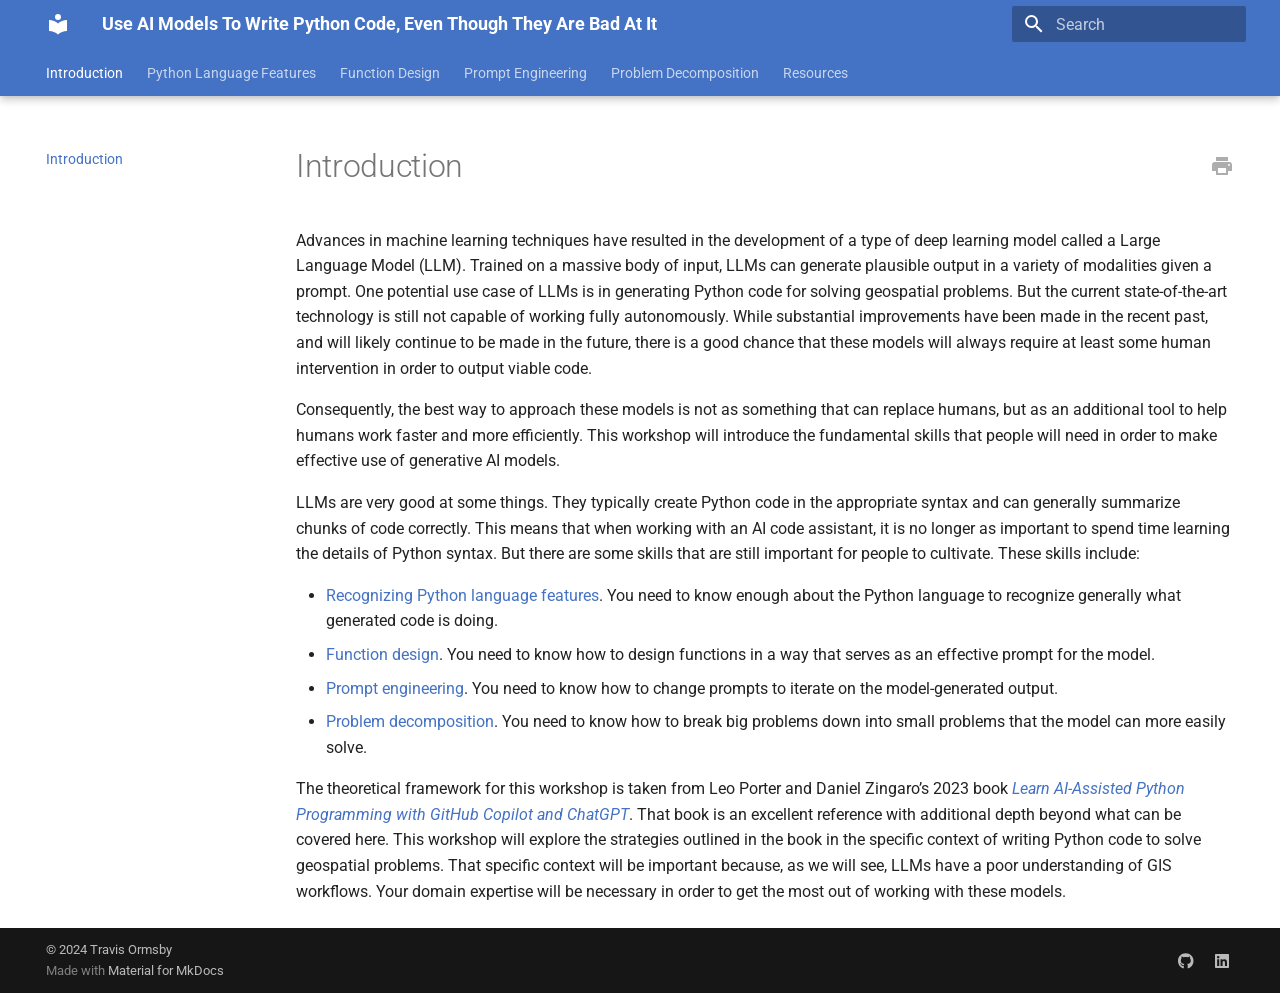
<file: index.html>
<!doctype html>
<html lang="en" class="no-js">
  <head>
    
      <meta charset="utf-8">
      <meta name="viewport" content="width=device-width,initial-scale=1">
      
      
      
      
      
        <link rel="next" href="PythonLanguageFeatures/">
      
      
      <link rel="icon" href="assets/images/favicon.png">
      <meta name="generator" content="mkdocs-1.6.1, mkdocs-material-9.5.39">
    
    
      
        <title>Use AI Models To Write Python Code, Even Though They Are Bad At It  </title>
      
    
    
      <link rel="stylesheet" href="assets/stylesheets/main.8c3ca2c6.min.css">
      
        
        <link rel="stylesheet" href="assets/stylesheets/palette.06af60db.min.css">
      
      


    
    
      
    
    
      
        
        
        <link rel="preconnect" href="https://fonts.gstatic.com" crossorigin>
        <link rel="stylesheet" href="https://fonts.googleapis.com/css?family=Roboto:300,300i,400,400i,700,700i%7CRoboto+Mono:400,400i,700,700i&display=fallback">
        <style>:root{--md-text-font:"Roboto";--md-code-font:"Roboto Mono"}</style>
      
    
    
      <link rel="stylesheet" href="css/print-site-enum-headings1.css">
    
      <link rel="stylesheet" href="css/print-site-enum-headings2.css">
    
      <link rel="stylesheet" href="css/print-site-enum-headings3.css">
    
      <link rel="stylesheet" href="css/print-site-enum-headings4.css">
    
      <link rel="stylesheet" href="css/print-site-enum-headings5.css">
    
      <link rel="stylesheet" href="css/print-site-enum-headings6.css">
    
      <link rel="stylesheet" href="css/print-site.css">
    
      <link rel="stylesheet" href="css/print-site-material.css">
    
      <link rel="stylesheet" href="stylesheets/extra.css">
    
    <script>__md_scope=new URL(".",location),__md_hash=e=>[...e].reduce(((e,_)=>(e<<5)-e+_.charCodeAt(0)),0),__md_get=(e,_=localStorage,t=__md_scope)=>JSON.parse(_.getItem(t.pathname+"."+e)),__md_set=(e,_,t=localStorage,a=__md_scope)=>{try{t.setItem(a.pathname+"."+e,JSON.stringify(_))}catch(e){}}</script>
    
      

    
    
    
  </head>
  
  
    
    
      
    
    
    
    
    <body dir="ltr" data-md-color-scheme="default" data-md-color-primary="custom" data-md-color-accent="deep-orange">
  
    
    <input class="md-toggle" data-md-toggle="drawer" type="checkbox" id="__drawer" autocomplete="off">
    <input class="md-toggle" data-md-toggle="search" type="checkbox" id="__search" autocomplete="off">
    <label class="md-overlay" for="__drawer"></label>
    <div data-md-component="skip">
      
        
        <a href="#introduction" class="md-skip">
          Skip to content
        </a>
      
    </div>
    <div data-md-component="announce">
      
    </div>
    
    
      

  

<header class="md-header md-header--shadow md-header--lifted" data-md-component="header">
  <nav class="md-header__inner md-grid" aria-label="Header">
    <a href="." title="Use AI Models To Write Python Code, Even Though They Are Bad At It  " class="md-header__button md-logo" aria-label="Use AI Models To Write Python Code, Even Though They Are Bad At It  " data-md-component="logo">
      
  
  <svg xmlns="http://www.w3.org/2000/svg" viewBox="0 0 24 24"><path d="M12 8a3 3 0 0 0 3-3 3 3 0 0 0-3-3 3 3 0 0 0-3 3 3 3 0 0 0 3 3m0 3.54C9.64 9.35 6.5 8 3 8v11c3.5 0 6.64 1.35 9 3.54 2.36-2.19 5.5-3.54 9-3.54V8c-3.5 0-6.64 1.35-9 3.54"/></svg>

    </a>
    <label class="md-header__button md-icon" for="__drawer">
      
      <svg xmlns="http://www.w3.org/2000/svg" viewBox="0 0 24 24"><path d="M3 6h18v2H3zm0 5h18v2H3zm0 5h18v2H3z"/></svg>
    </label>
    <div class="md-header__title" data-md-component="header-title">
      <div class="md-header__ellipsis">
        <div class="md-header__topic">
          <span class="md-ellipsis">
            Use AI Models To Write Python Code, Even Though They Are Bad At It  
          </span>
        </div>
        <div class="md-header__topic" data-md-component="header-topic">
          <span class="md-ellipsis">
            
              Introduction
            
          </span>
        </div>
      </div>
    </div>
    
      
        <form class="md-header__option" data-md-component="palette">
  
    
    
    
    <input class="md-option" data-md-color-media="" data-md-color-scheme="default" data-md-color-primary="custom" data-md-color-accent="deep-orange"  aria-hidden="true"  type="radio" name="__palette" id="__palette_0">
    
  
</form>
      
    
    
      <script>var palette=__md_get("__palette");if(palette&&palette.color){if("(prefers-color-scheme)"===palette.color.media){var media=matchMedia("(prefers-color-scheme: light)"),input=document.querySelector(media.matches?"[data-md-color-media='(prefers-color-scheme: light)']":"[data-md-color-media='(prefers-color-scheme: dark)']");palette.color.media=input.getAttribute("data-md-color-media"),palette.color.scheme=input.getAttribute("data-md-color-scheme"),palette.color.primary=input.getAttribute("data-md-color-primary"),palette.color.accent=input.getAttribute("data-md-color-accent")}for(var[key,value]of Object.entries(palette.color))document.body.setAttribute("data-md-color-"+key,value)}</script>
    
    
    
      <label class="md-header__button md-icon" for="__search">
        
        <svg xmlns="http://www.w3.org/2000/svg" viewBox="0 0 24 24"><path d="M9.5 3A6.5 6.5 0 0 1 16 9.5c0 1.61-.59 3.09-1.56 4.23l.27.27h.79l5 5-1.5 1.5-5-5v-.79l-.27-.27A6.52 6.52 0 0 1 9.5 16 6.5 6.5 0 0 1 3 9.5 6.5 6.5 0 0 1 9.5 3m0 2C7 5 5 7 5 9.5S7 14 9.5 14 14 12 14 9.5 12 5 9.5 5"/></svg>
      </label>
      <div class="md-search" data-md-component="search" role="dialog">
  <label class="md-search__overlay" for="__search"></label>
  <div class="md-search__inner" role="search">
    <form class="md-search__form" name="search">
      <input type="text" class="md-search__input" name="query" aria-label="Search" placeholder="Search" autocapitalize="off" autocorrect="off" autocomplete="off" spellcheck="false" data-md-component="search-query" required>
      <label class="md-search__icon md-icon" for="__search">
        
        <svg xmlns="http://www.w3.org/2000/svg" viewBox="0 0 24 24"><path d="M9.5 3A6.5 6.5 0 0 1 16 9.5c0 1.61-.59 3.09-1.56 4.23l.27.27h.79l5 5-1.5 1.5-5-5v-.79l-.27-.27A6.52 6.52 0 0 1 9.5 16 6.5 6.5 0 0 1 3 9.5 6.5 6.5 0 0 1 9.5 3m0 2C7 5 5 7 5 9.5S7 14 9.5 14 14 12 14 9.5 12 5 9.5 5"/></svg>
        
        <svg xmlns="http://www.w3.org/2000/svg" viewBox="0 0 24 24"><path d="M20 11v2H8l5.5 5.5-1.42 1.42L4.16 12l7.92-7.92L13.5 5.5 8 11z"/></svg>
      </label>
      <nav class="md-search__options" aria-label="Search">
        
        <button type="reset" class="md-search__icon md-icon" title="Clear" aria-label="Clear" tabindex="-1">
          
          <svg xmlns="http://www.w3.org/2000/svg" viewBox="0 0 24 24"><path d="M19 6.41 17.59 5 12 10.59 6.41 5 5 6.41 10.59 12 5 17.59 6.41 19 12 13.41 17.59 19 19 17.59 13.41 12z"/></svg>
        </button>
      </nav>
      
        <div class="md-search__suggest" data-md-component="search-suggest"></div>
      
    </form>
    <div class="md-search__output">
      <div class="md-search__scrollwrap" tabindex="0" data-md-scrollfix>
        <div class="md-search-result" data-md-component="search-result">
          <div class="md-search-result__meta">
            Initializing search
          </div>
          <ol class="md-search-result__list" role="presentation"></ol>
        </div>
      </div>
    </div>
  </div>
</div>
    
    
  </nav>
  
    
      
<nav class="md-tabs" aria-label="Tabs" data-md-component="tabs">
  <div class="md-grid">
    <ul class="md-tabs__list">
      
        
  
  
    
  
  
    <li class="md-tabs__item md-tabs__item--active">
      <a href="." class="md-tabs__link">
        
  
    
  
  Introduction

      </a>
    </li>
  

      
        
  
  
  
    <li class="md-tabs__item">
      <a href="PythonLanguageFeatures/" class="md-tabs__link">
        
  
    
  
  Python Language Features

      </a>
    </li>
  

      
        
  
  
  
    <li class="md-tabs__item">
      <a href="FunctionDesign/" class="md-tabs__link">
        
  
    
  
  Function Design

      </a>
    </li>
  

      
        
  
  
  
    <li class="md-tabs__item">
      <a href="PromptEngineering/" class="md-tabs__link">
        
  
    
  
  Prompt Engineering

      </a>
    </li>
  

      
        
  
  
  
    <li class="md-tabs__item">
      <a href="ProblemDecomposition/" class="md-tabs__link">
        
  
    
  
  Problem Decomposition

      </a>
    </li>
  

      
        
  
  
  
    <li class="md-tabs__item">
      <a href="Resources/" class="md-tabs__link">
        
  
    
  
  Resources

      </a>
    </li>
  

      
    </ul>
  </div>
</nav>
    
  
</header>
    
    <div class="md-container" data-md-component="container">
      
      
        
      
      <main class="md-main" data-md-component="main">
        <div class="md-main__inner md-grid">
          
            
              
              <div class="md-sidebar md-sidebar--primary" data-md-component="sidebar" data-md-type="navigation" >
                <div class="md-sidebar__scrollwrap">
                  <div class="md-sidebar__inner">
                    


  


  

<nav class="md-nav md-nav--primary md-nav--lifted md-nav--integrated" aria-label="Navigation" data-md-level="0">
  <label class="md-nav__title" for="__drawer">
    <a href="." title="Use AI Models To Write Python Code, Even Though They Are Bad At It  " class="md-nav__button md-logo" aria-label="Use AI Models To Write Python Code, Even Though They Are Bad At It  " data-md-component="logo">
      
  
  <svg xmlns="http://www.w3.org/2000/svg" viewBox="0 0 24 24"><path d="M12 8a3 3 0 0 0 3-3 3 3 0 0 0-3-3 3 3 0 0 0-3 3 3 3 0 0 0 3 3m0 3.54C9.64 9.35 6.5 8 3 8v11c3.5 0 6.64 1.35 9 3.54 2.36-2.19 5.5-3.54 9-3.54V8c-3.5 0-6.64 1.35-9 3.54"/></svg>

    </a>
    Use AI Models To Write Python Code, Even Though They Are Bad At It  
  </label>
  
  <ul class="md-nav__list" data-md-scrollfix>
    
      
      
  
  
    
  
  
  
    <li class="md-nav__item md-nav__item--active">
      
      <input class="md-nav__toggle md-toggle" type="checkbox" id="__toc">
      
      
        
      
      
      <a href="." class="md-nav__link md-nav__link--active">
        
  
  <span class="md-ellipsis">
    Introduction
  </span>
  

      </a>
      
    </li>
  

    
      
      
  
  
  
  
    <li class="md-nav__item">
      <a href="PythonLanguageFeatures/" class="md-nav__link">
        
  
  <span class="md-ellipsis">
    Python Language Features
  </span>
  

      </a>
    </li>
  

    
      
      
  
  
  
  
    <li class="md-nav__item">
      <a href="FunctionDesign/" class="md-nav__link">
        
  
  <span class="md-ellipsis">
    Function Design
  </span>
  

      </a>
    </li>
  

    
      
      
  
  
  
  
    <li class="md-nav__item">
      <a href="PromptEngineering/" class="md-nav__link">
        
  
  <span class="md-ellipsis">
    Prompt Engineering
  </span>
  

      </a>
    </li>
  

    
      
      
  
  
  
  
    <li class="md-nav__item">
      <a href="ProblemDecomposition/" class="md-nav__link">
        
  
  <span class="md-ellipsis">
    Problem Decomposition
  </span>
  

      </a>
    </li>
  

    
      
      
  
  
  
  
    <li class="md-nav__item">
      <a href="Resources/" class="md-nav__link">
        
  
  <span class="md-ellipsis">
    Resources
  </span>
  

      </a>
    </li>
  

    
  </ul>
</nav>
                  </div>
                </div>
              </div>
            
            
          
          
            <div class="md-content" data-md-component="content">
              <article class="md-content__inner md-typeset">
                


    <a href="print_page/" title="Print Site" class="md-content__button md-icon">
        <svg xmlns="http://www.w3.org/2000/svg" viewBox="0 0 24 24"><path d="M18 3H6v4h12m1 5a1 1 0 0 1-1-1 1 1 0 0 1 1-1 1 1 0 0 1 1 1 1 1 0 0 1-1 1m-3 7H8v-5h8m3-6H5a3 3 0 0 0-3 3v6h4v4h12v-4h4v-6a3 3 0 0 0-3-3"/></svg>
    </a>



                  


<h1 id="introduction">Introduction</h1>
<p>Advances in machine learning techniques have resulted in the development of a type of deep learning model called a Large Language Model (LLM). Trained on a massive body of input, LLMs can generate plausible output in a variety of modalities given a prompt. One potential use case of LLMs is in generating Python code for solving geospatial problems. But the current state-of-the-art technology is still not capable of working fully autonomously. While substantial improvements have been made in the recent past, and will likely continue to be made in the future, there is a good chance that these models will always require at least some human intervention in order to output viable code. </p>
<p>Consequently, the best way to approach these models is not as something that can replace humans, but as an additional tool to help humans work faster and more efficiently. This workshop will introduce the fundamental skills that people will need in order to make effective use of generative AI models. </p>
<p>LLMs are very good at some things. They typically create Python code in the appropriate syntax and can generally summarize chunks of code correctly. This means that when working with an AI code assistant, it is no longer as important to spend time learning the details of Python syntax. But there are some skills that are still important for people to cultivate. These skills include:</p>
<ul>
<li><a href="PythonLanguageFeatures/">Recognizing Python language features</a>. You need to know enough about the Python language to recognize generally what generated code is doing. </li>
<li><a href="FunctionDesign/">Function design</a>. You need to know how to design functions in a way that serves as an effective prompt for the model. </li>
<li><a href="PromptEngineering/">Prompt engineering</a>. You need to know how to change prompts to iterate on the model-generated output. </li>
<li><a href="ProblemDecomposition/">Problem decomposition</a>. You need to know how to break big problems down into small problems that the model can more easily solve.</li>
</ul>
<p>The theoretical framework for this workshop is taken from Leo Porter and Daniel Zingaro’s 2023 book <em><a href="https://www.manning.com/books/learn-ai-assisted-python-programming">Learn AI-Assisted Python Programming with GitHub Copilot and ChatGPT</a></em>. That book is an excellent reference with additional depth beyond what can be covered here. This workshop will explore the strategies outlined in the book in the specific context of writing Python code to solve geospatial problems. That specific context will be important because, as we will see, LLMs have a poor understanding of GIS workflows. Your domain expertise will be necessary in order to get the most out of working with these models.</p>












                

              </article>
            </div>
          
          
  <script>var tabs=__md_get("__tabs");if(Array.isArray(tabs))e:for(var set of document.querySelectorAll(".tabbed-set")){var labels=set.querySelector(".tabbed-labels");for(var tab of tabs)for(var label of labels.getElementsByTagName("label"))if(label.innerText.trim()===tab){var input=document.getElementById(label.htmlFor);input.checked=!0;continue e}}</script>

<script>var target=document.getElementById(location.hash.slice(1));target&&target.name&&(target.checked=target.name.startsWith("__tabbed_"))</script>
        </div>
        
          <button type="button" class="md-top md-icon" data-md-component="top" hidden>
  
  <svg xmlns="http://www.w3.org/2000/svg" viewBox="0 0 24 24"><path d="M13 20h-2V8l-5.5 5.5-1.42-1.42L12 4.16l7.92 7.92-1.42 1.42L13 8z"/></svg>
  Back to top
</button>
        
      </main>
      
        <footer class="md-footer">
  
  <div class="md-footer-meta md-typeset">
    <div class="md-footer-meta__inner md-grid">
      <div class="md-copyright">
  
    <div class="md-copyright__highlight">
      © 2024 <a href="https://github.com/travisormsby" target"_blank" rel="noopener">Travis Ormsby</a>
    </div>
  
  
    Made with
    <a href="https://squidfunk.github.io/mkdocs-material/" target="_blank" rel="noopener">
      Material for MkDocs
    </a>
  
</div>
      
        <div class="md-social">
  
    
    
    
    
      
      
    
    <a href="https://github.com/travisormsby" target="_blank" rel="noopener" title="github.com" class="md-social__link">
      <svg xmlns="http://www.w3.org/2000/svg" viewBox="0 0 496 512"><!--! Font Awesome Free 6.6.0 by @fontawesome - https://fontawesome.com License - https://fontawesome.com/license/free (Icons: CC BY 4.0, Fonts: SIL OFL 1.1, Code: MIT License) Copyright 2024 Fonticons, Inc.--><path d="M165.9 397.4c0 2-2.3 3.6-5.2 3.6-3.3.3-5.6-1.3-5.6-3.6 0-2 2.3-3.6 5.2-3.6 3-.3 5.6 1.3 5.6 3.6m-31.1-4.5c-.7 2 1.3 4.3 4.3 4.9 2.6 1 5.6 0 6.2-2s-1.3-4.3-4.3-5.2c-2.6-.7-5.5.3-6.2 2.3m44.2-1.7c-2.9.7-4.9 2.6-4.6 4.9.3 2 2.9 3.3 5.9 2.6 2.9-.7 4.9-2.6 4.6-4.6-.3-1.9-3-3.2-5.9-2.9M244.8 8C106.1 8 0 113.3 0 252c0 110.9 69.8 205.8 169.5 239.2 12.8 2.3 17.3-5.6 17.3-12.1 0-6.2-.3-40.4-.3-61.4 0 0-70 15-84.7-29.8 0 0-11.4-29.1-27.8-36.6 0 0-22.9-15.7 1.6-15.4 0 0 24.9 2 38.6 25.8 21.9 38.6 58.6 27.5 72.9 20.9 2.3-16 8.8-27.1 16-33.7-55.9-6.2-112.3-14.3-112.3-110.5 0-27.5 7.6-41.3 23.6-58.9-2.6-6.5-11.1-33.3 2.6-67.9 20.9-6.5 69 27 69 27 20-5.6 41.5-8.5 62.8-8.5s42.8 2.9 62.8 8.5c0 0 48.1-33.6 69-27 13.7 34.7 5.2 61.4 2.6 67.9 16 17.7 25.8 31.5 25.8 58.9 0 96.5-58.9 104.2-114.8 110.5 9.2 7.9 17 22.9 17 46.4 0 33.7-.3 75.4-.3 83.6 0 6.5 4.6 14.4 17.3 12.1C428.2 457.8 496 362.9 496 252 496 113.3 383.5 8 244.8 8M97.2 352.9c-1.3 1-1 3.3.7 5.2 1.6 1.6 3.9 2.3 5.2 1 1.3-1 1-3.3-.7-5.2-1.6-1.6-3.9-2.3-5.2-1m-10.8-8.1c-.7 1.3.3 2.9 2.3 3.9 1.6 1 3.6.7 4.3-.7.7-1.3-.3-2.9-2.3-3.9-2-.6-3.6-.3-4.3.7m32.4 35.6c-1.6 1.3-1 4.3 1.3 6.2 2.3 2.3 5.2 2.6 6.5 1 1.3-1.3.7-4.3-1.3-6.2-2.2-2.3-5.2-2.6-6.5-1m-11.4-14.7c-1.6 1-1.6 3.6 0 5.9s4.3 3.3 5.6 2.3c1.6-1.3 1.6-3.9 0-6.2-1.4-2.3-4-3.3-5.6-2"/></svg>
    </a>
  
    
    
    
    
      
      
    
    <a href="https://www.linkedin.com/in/travis-ormsby/" target="_blank" rel="noopener" title="www.linkedin.com" class="md-social__link">
      <svg xmlns="http://www.w3.org/2000/svg" viewBox="0 0 448 512"><!--! Font Awesome Free 6.6.0 by @fontawesome - https://fontawesome.com License - https://fontawesome.com/license/free (Icons: CC BY 4.0, Fonts: SIL OFL 1.1, Code: MIT License) Copyright 2024 Fonticons, Inc.--><path d="M416 32H31.9C14.3 32 0 46.5 0 64.3v383.4C0 465.5 14.3 480 31.9 480H416c17.6 0 32-14.5 32-32.3V64.3c0-17.8-14.4-32.3-32-32.3M135.4 416H69V202.2h66.5V416zm-33.2-243c-21.3 0-38.5-17.3-38.5-38.5S80.9 96 102.2 96c21.2 0 38.5 17.3 38.5 38.5 0 21.3-17.2 38.5-38.5 38.5m282.1 243h-66.4V312c0-24.8-.5-56.7-34.5-56.7-34.6 0-39.9 27-39.9 54.9V416h-66.4V202.2h63.7v29.2h.9c8.9-16.8 30.6-34.5 62.9-34.5 67.2 0 79.7 44.3 79.7 101.9z"/></svg>
    </a>
  
</div>
      
    </div>
  </div>
</footer>
      
    </div>
    <div class="md-dialog" data-md-component="dialog">
      <div class="md-dialog__inner md-typeset"></div>
    </div>
    
    
    <script id="__config" type="application/json">{"base": ".", "features": ["navigation.tabs", "navigation.tabs.sticky", "navigation.sections", "navigation.indexes", "navigation.top", "toc.integrate", "search.suggest", "search.highlight", "content.tabs.link", "content.code.annotation", "content.code.copy"], "search": "assets/javascripts/workers/search.6ce7567c.min.js", "translations": {"clipboard.copied": "Copied to clipboard", "clipboard.copy": "Copy to clipboard", "search.result.more.one": "1 more on this page", "search.result.more.other": "# more on this page", "search.result.none": "No matching documents", "search.result.one": "1 matching document", "search.result.other": "# matching documents", "search.result.placeholder": "Type to start searching", "search.result.term.missing": "Missing", "select.version": "Select version"}}</script>
    
    
      <script src="assets/javascripts/bundle.525ec568.min.js"></script>
      
        <script src="js/print-site.js"></script>
      
    
  </body>
</html>
</file>
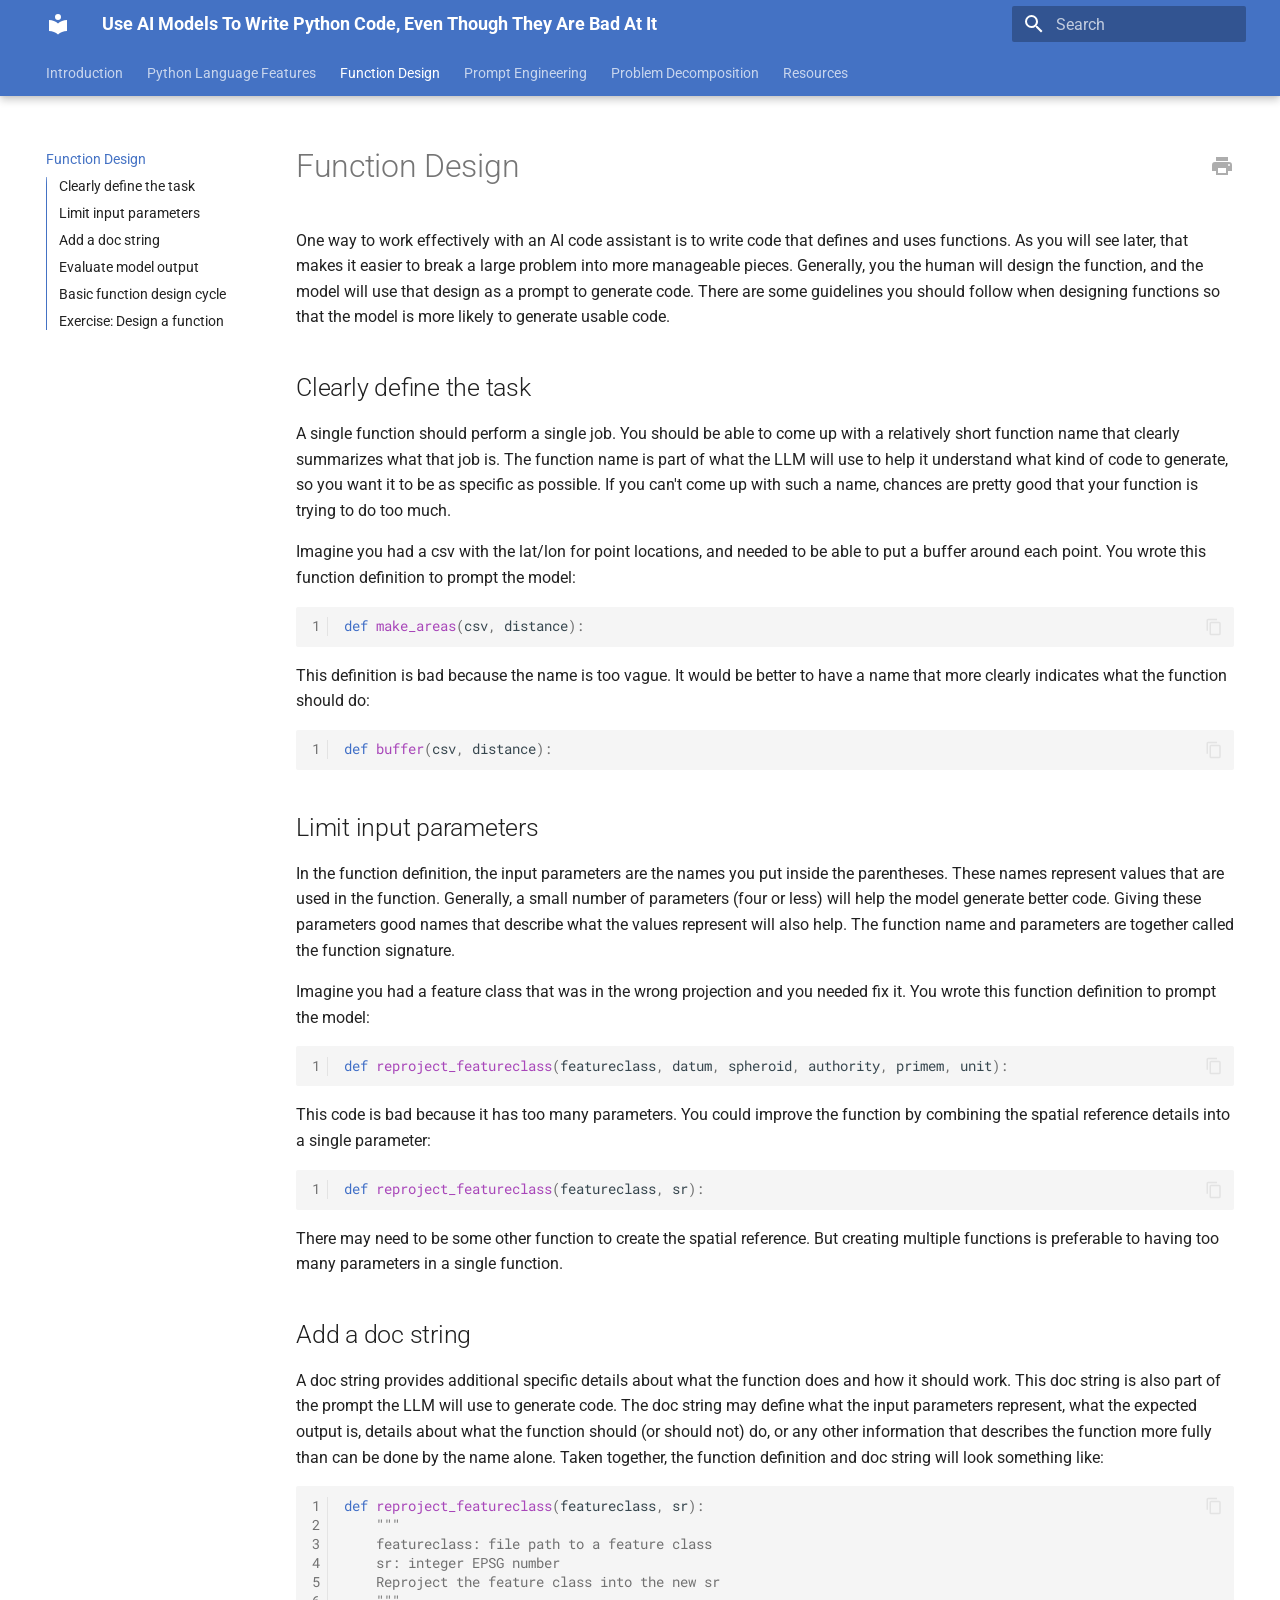
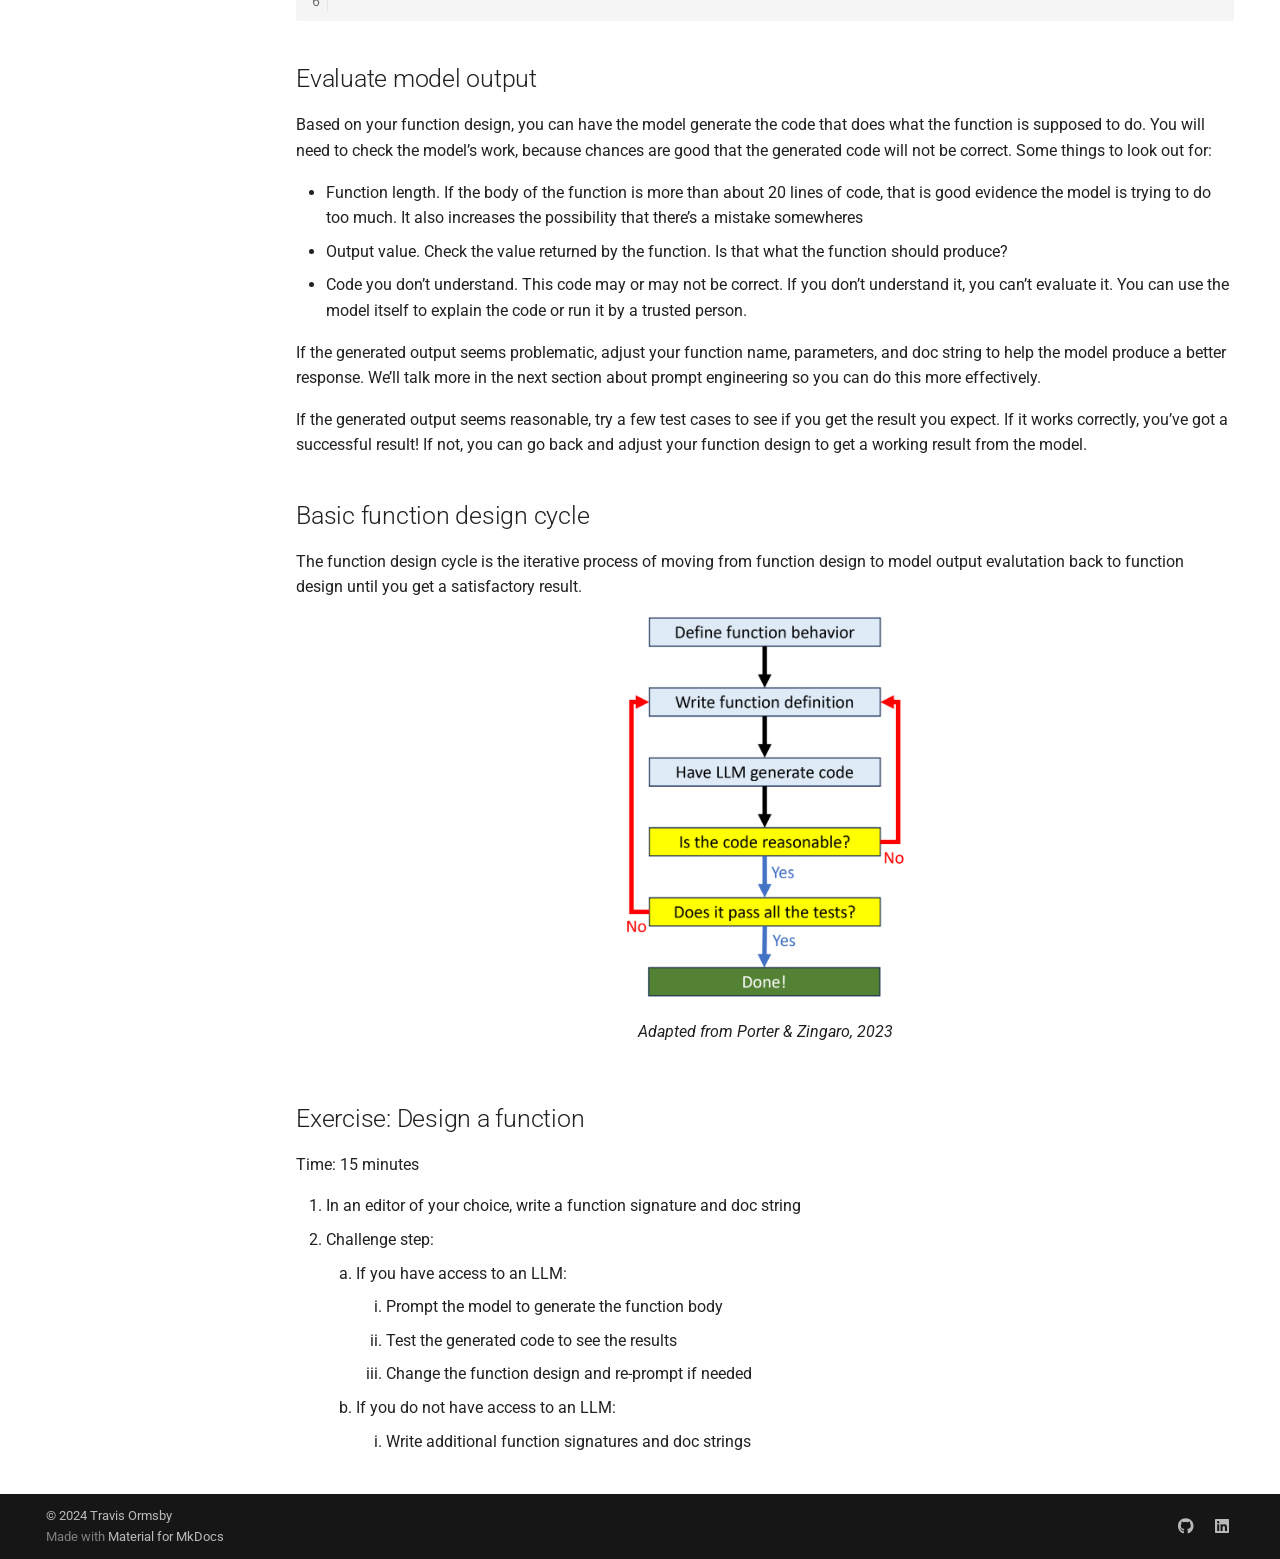
<file: FunctionDesign/index.html>
<!doctype html>
<html lang="en" class="no-js">
  <head>
    
      <meta charset="utf-8">
      <meta name="viewport" content="width=device-width,initial-scale=1">
      
      
      
      
        <link rel="prev" href="../PythonLanguageFeatures/">
      
      
        <link rel="next" href="../PromptEngineering/">
      
      
      <link rel="icon" href="../assets/images/favicon.png">
      <meta name="generator" content="mkdocs-1.6.1, mkdocs-material-9.5.39">
    
    
      
        <title>Function Design - Use AI Models To Write Python Code, Even Though They Are Bad At It  </title>
      
    
    
      <link rel="stylesheet" href="../assets/stylesheets/main.8c3ca2c6.min.css">
      
        
        <link rel="stylesheet" href="../assets/stylesheets/palette.06af60db.min.css">
      
      


    
    
      
    
    
      
        
        
        <link rel="preconnect" href="https://fonts.gstatic.com" crossorigin>
        <link rel="stylesheet" href="https://fonts.googleapis.com/css?family=Roboto:300,300i,400,400i,700,700i%7CRoboto+Mono:400,400i,700,700i&display=fallback">
        <style>:root{--md-text-font:"Roboto";--md-code-font:"Roboto Mono"}</style>
      
    
    
      <link rel="stylesheet" href="../css/print-site-enum-headings1.css">
    
      <link rel="stylesheet" href="../css/print-site-enum-headings2.css">
    
      <link rel="stylesheet" href="../css/print-site-enum-headings3.css">
    
      <link rel="stylesheet" href="../css/print-site-enum-headings4.css">
    
      <link rel="stylesheet" href="../css/print-site-enum-headings5.css">
    
      <link rel="stylesheet" href="../css/print-site-enum-headings6.css">
    
      <link rel="stylesheet" href="../css/print-site.css">
    
      <link rel="stylesheet" href="../css/print-site-material.css">
    
      <link rel="stylesheet" href="../stylesheets/extra.css">
    
    <script>__md_scope=new URL("..",location),__md_hash=e=>[...e].reduce(((e,_)=>(e<<5)-e+_.charCodeAt(0)),0),__md_get=(e,_=localStorage,t=__md_scope)=>JSON.parse(_.getItem(t.pathname+"."+e)),__md_set=(e,_,t=localStorage,a=__md_scope)=>{try{t.setItem(a.pathname+"."+e,JSON.stringify(_))}catch(e){}}</script>
    
      

    
    
    
  </head>
  
  
    
    
      
    
    
    
    
    <body dir="ltr" data-md-color-scheme="default" data-md-color-primary="custom" data-md-color-accent="deep-orange">
  
    
    <input class="md-toggle" data-md-toggle="drawer" type="checkbox" id="__drawer" autocomplete="off">
    <input class="md-toggle" data-md-toggle="search" type="checkbox" id="__search" autocomplete="off">
    <label class="md-overlay" for="__drawer"></label>
    <div data-md-component="skip">
      
        
        <a href="#function-design" class="md-skip">
          Skip to content
        </a>
      
    </div>
    <div data-md-component="announce">
      
    </div>
    
    
      

  

<header class="md-header md-header--shadow md-header--lifted" data-md-component="header">
  <nav class="md-header__inner md-grid" aria-label="Header">
    <a href=".." title="Use AI Models To Write Python Code, Even Though They Are Bad At It  " class="md-header__button md-logo" aria-label="Use AI Models To Write Python Code, Even Though They Are Bad At It  " data-md-component="logo">
      
  
  <svg xmlns="http://www.w3.org/2000/svg" viewBox="0 0 24 24"><path d="M12 8a3 3 0 0 0 3-3 3 3 0 0 0-3-3 3 3 0 0 0-3 3 3 3 0 0 0 3 3m0 3.54C9.64 9.35 6.5 8 3 8v11c3.5 0 6.64 1.35 9 3.54 2.36-2.19 5.5-3.54 9-3.54V8c-3.5 0-6.64 1.35-9 3.54"/></svg>

    </a>
    <label class="md-header__button md-icon" for="__drawer">
      
      <svg xmlns="http://www.w3.org/2000/svg" viewBox="0 0 24 24"><path d="M3 6h18v2H3zm0 5h18v2H3zm0 5h18v2H3z"/></svg>
    </label>
    <div class="md-header__title" data-md-component="header-title">
      <div class="md-header__ellipsis">
        <div class="md-header__topic">
          <span class="md-ellipsis">
            Use AI Models To Write Python Code, Even Though They Are Bad At It  
          </span>
        </div>
        <div class="md-header__topic" data-md-component="header-topic">
          <span class="md-ellipsis">
            
              Function Design
            
          </span>
        </div>
      </div>
    </div>
    
      
        <form class="md-header__option" data-md-component="palette">
  
    
    
    
    <input class="md-option" data-md-color-media="" data-md-color-scheme="default" data-md-color-primary="custom" data-md-color-accent="deep-orange"  aria-hidden="true"  type="radio" name="__palette" id="__palette_0">
    
  
</form>
      
    
    
      <script>var palette=__md_get("__palette");if(palette&&palette.color){if("(prefers-color-scheme)"===palette.color.media){var media=matchMedia("(prefers-color-scheme: light)"),input=document.querySelector(media.matches?"[data-md-color-media='(prefers-color-scheme: light)']":"[data-md-color-media='(prefers-color-scheme: dark)']");palette.color.media=input.getAttribute("data-md-color-media"),palette.color.scheme=input.getAttribute("data-md-color-scheme"),palette.color.primary=input.getAttribute("data-md-color-primary"),palette.color.accent=input.getAttribute("data-md-color-accent")}for(var[key,value]of Object.entries(palette.color))document.body.setAttribute("data-md-color-"+key,value)}</script>
    
    
    
      <label class="md-header__button md-icon" for="__search">
        
        <svg xmlns="http://www.w3.org/2000/svg" viewBox="0 0 24 24"><path d="M9.5 3A6.5 6.5 0 0 1 16 9.5c0 1.61-.59 3.09-1.56 4.23l.27.27h.79l5 5-1.5 1.5-5-5v-.79l-.27-.27A6.52 6.52 0 0 1 9.5 16 6.5 6.5 0 0 1 3 9.5 6.5 6.5 0 0 1 9.5 3m0 2C7 5 5 7 5 9.5S7 14 9.5 14 14 12 14 9.5 12 5 9.5 5"/></svg>
      </label>
      <div class="md-search" data-md-component="search" role="dialog">
  <label class="md-search__overlay" for="__search"></label>
  <div class="md-search__inner" role="search">
    <form class="md-search__form" name="search">
      <input type="text" class="md-search__input" name="query" aria-label="Search" placeholder="Search" autocapitalize="off" autocorrect="off" autocomplete="off" spellcheck="false" data-md-component="search-query" required>
      <label class="md-search__icon md-icon" for="__search">
        
        <svg xmlns="http://www.w3.org/2000/svg" viewBox="0 0 24 24"><path d="M9.5 3A6.5 6.5 0 0 1 16 9.5c0 1.61-.59 3.09-1.56 4.23l.27.27h.79l5 5-1.5 1.5-5-5v-.79l-.27-.27A6.52 6.52 0 0 1 9.5 16 6.5 6.5 0 0 1 3 9.5 6.5 6.5 0 0 1 9.5 3m0 2C7 5 5 7 5 9.5S7 14 9.5 14 14 12 14 9.5 12 5 9.5 5"/></svg>
        
        <svg xmlns="http://www.w3.org/2000/svg" viewBox="0 0 24 24"><path d="M20 11v2H8l5.5 5.5-1.42 1.42L4.16 12l7.92-7.92L13.5 5.5 8 11z"/></svg>
      </label>
      <nav class="md-search__options" aria-label="Search">
        
        <button type="reset" class="md-search__icon md-icon" title="Clear" aria-label="Clear" tabindex="-1">
          
          <svg xmlns="http://www.w3.org/2000/svg" viewBox="0 0 24 24"><path d="M19 6.41 17.59 5 12 10.59 6.41 5 5 6.41 10.59 12 5 17.59 6.41 19 12 13.41 17.59 19 19 17.59 13.41 12z"/></svg>
        </button>
      </nav>
      
        <div class="md-search__suggest" data-md-component="search-suggest"></div>
      
    </form>
    <div class="md-search__output">
      <div class="md-search__scrollwrap" tabindex="0" data-md-scrollfix>
        <div class="md-search-result" data-md-component="search-result">
          <div class="md-search-result__meta">
            Initializing search
          </div>
          <ol class="md-search-result__list" role="presentation"></ol>
        </div>
      </div>
    </div>
  </div>
</div>
    
    
  </nav>
  
    
      
<nav class="md-tabs" aria-label="Tabs" data-md-component="tabs">
  <div class="md-grid">
    <ul class="md-tabs__list">
      
        
  
  
  
    <li class="md-tabs__item">
      <a href=".." class="md-tabs__link">
        
  
    
  
  Introduction

      </a>
    </li>
  

      
        
  
  
  
    <li class="md-tabs__item">
      <a href="../PythonLanguageFeatures/" class="md-tabs__link">
        
  
    
  
  Python Language Features

      </a>
    </li>
  

      
        
  
  
    
  
  
    <li class="md-tabs__item md-tabs__item--active">
      <a href="./" class="md-tabs__link">
        
  
    
  
  Function Design

      </a>
    </li>
  

      
        
  
  
  
    <li class="md-tabs__item">
      <a href="../PromptEngineering/" class="md-tabs__link">
        
  
    
  
  Prompt Engineering

      </a>
    </li>
  

      
        
  
  
  
    <li class="md-tabs__item">
      <a href="../ProblemDecomposition/" class="md-tabs__link">
        
  
    
  
  Problem Decomposition

      </a>
    </li>
  

      
        
  
  
  
    <li class="md-tabs__item">
      <a href="../Resources/" class="md-tabs__link">
        
  
    
  
  Resources

      </a>
    </li>
  

      
    </ul>
  </div>
</nav>
    
  
</header>
    
    <div class="md-container" data-md-component="container">
      
      
        
      
      <main class="md-main" data-md-component="main">
        <div class="md-main__inner md-grid">
          
            
              
              <div class="md-sidebar md-sidebar--primary" data-md-component="sidebar" data-md-type="navigation" >
                <div class="md-sidebar__scrollwrap">
                  <div class="md-sidebar__inner">
                    


  


  

<nav class="md-nav md-nav--primary md-nav--lifted md-nav--integrated" aria-label="Navigation" data-md-level="0">
  <label class="md-nav__title" for="__drawer">
    <a href=".." title="Use AI Models To Write Python Code, Even Though They Are Bad At It  " class="md-nav__button md-logo" aria-label="Use AI Models To Write Python Code, Even Though They Are Bad At It  " data-md-component="logo">
      
  
  <svg xmlns="http://www.w3.org/2000/svg" viewBox="0 0 24 24"><path d="M12 8a3 3 0 0 0 3-3 3 3 0 0 0-3-3 3 3 0 0 0-3 3 3 3 0 0 0 3 3m0 3.54C9.64 9.35 6.5 8 3 8v11c3.5 0 6.64 1.35 9 3.54 2.36-2.19 5.5-3.54 9-3.54V8c-3.5 0-6.64 1.35-9 3.54"/></svg>

    </a>
    Use AI Models To Write Python Code, Even Though They Are Bad At It  
  </label>
  
  <ul class="md-nav__list" data-md-scrollfix>
    
      
      
  
  
  
  
    <li class="md-nav__item">
      <a href=".." class="md-nav__link">
        
  
  <span class="md-ellipsis">
    Introduction
  </span>
  

      </a>
    </li>
  

    
      
      
  
  
  
  
    <li class="md-nav__item">
      <a href="../PythonLanguageFeatures/" class="md-nav__link">
        
  
  <span class="md-ellipsis">
    Python Language Features
  </span>
  

      </a>
    </li>
  

    
      
      
  
  
    
  
  
  
    <li class="md-nav__item md-nav__item--active">
      
      <input class="md-nav__toggle md-toggle" type="checkbox" id="__toc">
      
      
        
      
      
        <label class="md-nav__link md-nav__link--active" for="__toc">
          
  
  <span class="md-ellipsis">
    Function Design
  </span>
  

          <span class="md-nav__icon md-icon"></span>
        </label>
      
      <a href="./" class="md-nav__link md-nav__link--active">
        
  
  <span class="md-ellipsis">
    Function Design
  </span>
  

      </a>
      
        

<nav class="md-nav md-nav--secondary" aria-label="Table of contents">
  
  
  
    
  
  
    <label class="md-nav__title" for="__toc">
      <span class="md-nav__icon md-icon"></span>
      Table of contents
    </label>
    <ul class="md-nav__list" data-md-component="toc" data-md-scrollfix>
      
        <li class="md-nav__item">
  <a href="#clearly-define-the-task" class="md-nav__link">
    <span class="md-ellipsis">
      Clearly define the task
    </span>
  </a>
  
</li>
      
        <li class="md-nav__item">
  <a href="#limit-input-parameters" class="md-nav__link">
    <span class="md-ellipsis">
      Limit input parameters
    </span>
  </a>
  
</li>
      
        <li class="md-nav__item">
  <a href="#add-a-doc-string" class="md-nav__link">
    <span class="md-ellipsis">
      Add a doc string
    </span>
  </a>
  
</li>
      
        <li class="md-nav__item">
  <a href="#evaluate-model-output" class="md-nav__link">
    <span class="md-ellipsis">
      Evaluate model output
    </span>
  </a>
  
</li>
      
        <li class="md-nav__item">
  <a href="#basic-function-design-cycle" class="md-nav__link">
    <span class="md-ellipsis">
      Basic function design cycle
    </span>
  </a>
  
</li>
      
        <li class="md-nav__item">
  <a href="#exercise-design-a-function" class="md-nav__link">
    <span class="md-ellipsis">
      Exercise: Design a function
    </span>
  </a>
  
</li>
      
    </ul>
  
</nav>
      
    </li>
  

    
      
      
  
  
  
  
    <li class="md-nav__item">
      <a href="../PromptEngineering/" class="md-nav__link">
        
  
  <span class="md-ellipsis">
    Prompt Engineering
  </span>
  

      </a>
    </li>
  

    
      
      
  
  
  
  
    <li class="md-nav__item">
      <a href="../ProblemDecomposition/" class="md-nav__link">
        
  
  <span class="md-ellipsis">
    Problem Decomposition
  </span>
  

      </a>
    </li>
  

    
      
      
  
  
  
  
    <li class="md-nav__item">
      <a href="../Resources/" class="md-nav__link">
        
  
  <span class="md-ellipsis">
    Resources
  </span>
  

      </a>
    </li>
  

    
  </ul>
</nav>
                  </div>
                </div>
              </div>
            
            
          
          
            <div class="md-content" data-md-component="content">
              <article class="md-content__inner md-typeset">
                


    <a href="../print_page/" title="Print Site" class="md-content__button md-icon">
        <svg xmlns="http://www.w3.org/2000/svg" viewBox="0 0 24 24"><path d="M18 3H6v4h12m1 5a1 1 0 0 1-1-1 1 1 0 0 1 1-1 1 1 0 0 1 1 1 1 1 0 0 1-1 1m-3 7H8v-5h8m3-6H5a3 3 0 0 0-3 3v6h4v4h12v-4h4v-6a3 3 0 0 0-3-3"/></svg>
    </a>



                  


<h1 id="function-design">Function Design</h1>
<p>One way to work effectively with an AI code assistant is to write code that defines and uses functions. As you will see later, that makes it easier to break a large problem into more manageable pieces. Generally, you the human will design the function, and the model will use that design as a prompt to generate code. There are some guidelines you should follow when designing functions so that the model is more likely to generate usable code.</p>
<h2 id="clearly-define-the-task">Clearly define the task</h2>
<p>A single function should perform a single job. You should be able to come up with a relatively short function name that clearly summarizes what that job is. The function name is part of what the LLM will use to help it understand what kind of code to generate, so you want it to be as specific as possible. If you can't come up with such a name, chances are pretty good that your function is trying to do too much.</p>
<p>Imagine you had a csv with the lat/lon for point locations, and needed to be able to put a buffer around each point. You wrote this function definition to prompt the model:
<div class="highlight"><table class="highlighttable"><tr><td class="linenos"><div class="linenodiv"><pre><span></span><span class="normal"><a href="#__codelineno-0-1">1</a></span></pre></div></td><td class="code"><div><pre><span></span><code><a id="__codelineno-0-1" name="__codelineno-0-1"></a><span class="k">def</span> <span class="nf">make_areas</span><span class="p">(</span><span class="n">csv</span><span class="p">,</span> <span class="n">distance</span><span class="p">):</span>
</code></pre></div></td></tr></table></div>
This definition is bad because the name is too vague. It would be better to have a name that more clearly indicates what the function should do:</p>
<div class="highlight"><table class="highlighttable"><tr><td class="linenos"><div class="linenodiv"><pre><span></span><span class="normal"><a href="#__codelineno-1-1">1</a></span></pre></div></td><td class="code"><div><pre><span></span><code><a id="__codelineno-1-1" name="__codelineno-1-1"></a><span class="k">def</span> <span class="nf">buffer</span><span class="p">(</span><span class="n">csv</span><span class="p">,</span> <span class="n">distance</span><span class="p">):</span>
</code></pre></div></td></tr></table></div>
<h2 id="limit-input-parameters">Limit input parameters</h2>
<p>In the function definition, the input parameters are the names you put inside the parentheses. These names represent values that are used in the function. Generally, a small number of parameters (four or less) will help the model generate better code. Giving these parameters good names that describe what the values represent will also help. The function name and parameters are together called the function signature.</p>
<p>Imagine you had a feature class that was in the wrong projection and you needed fix it. You wrote this function definition to prompt the model:
<div class="highlight"><table class="highlighttable"><tr><td class="linenos"><div class="linenodiv"><pre><span></span><span class="normal"><a href="#__codelineno-2-1">1</a></span></pre></div></td><td class="code"><div><pre><span></span><code><a id="__codelineno-2-1" name="__codelineno-2-1"></a><span class="k">def</span> <span class="nf">reproject_featureclass</span><span class="p">(</span><span class="n">featureclass</span><span class="p">,</span> <span class="n">datum</span><span class="p">,</span> <span class="n">spheroid</span><span class="p">,</span> <span class="n">authority</span><span class="p">,</span> <span class="n">primem</span><span class="p">,</span> <span class="n">unit</span><span class="p">):</span>
</code></pre></div></td></tr></table></div>
This code is bad because it has too many parameters. You could improve the function by combining the spatial reference details into a single parameter:</p>
<p><div class="highlight"><table class="highlighttable"><tr><td class="linenos"><div class="linenodiv"><pre><span></span><span class="normal"><a href="#__codelineno-3-1">1</a></span></pre></div></td><td class="code"><div><pre><span></span><code><a id="__codelineno-3-1" name="__codelineno-3-1"></a><span class="k">def</span> <span class="nf">reproject_featureclass</span><span class="p">(</span><span class="n">featureclass</span><span class="p">,</span> <span class="n">sr</span><span class="p">):</span>
</code></pre></div></td></tr></table></div>
There may need to be some other function to create the spatial reference. But creating multiple functions is preferable to having too many parameters in a single function.</p>
<h2 id="add-a-doc-string">Add a doc string</h2>
<p>A doc string provides additional specific details about what the function does and how it should work. This doc string is also part of the prompt the LLM will use to generate code. The doc string may define what the input parameters represent, what the expected output is, details about what the function should (or should not) do, or any other information that describes the function more fully than can be done by the name alone. Taken together, the function definition and doc string will look something like:</p>
<div class="highlight"><table class="highlighttable"><tr><td class="linenos"><div class="linenodiv"><pre><span></span><span class="normal"><a href="#__codelineno-4-1">1</a></span>
<span class="normal"><a href="#__codelineno-4-2">2</a></span>
<span class="normal"><a href="#__codelineno-4-3">3</a></span>
<span class="normal"><a href="#__codelineno-4-4">4</a></span>
<span class="normal"><a href="#__codelineno-4-5">5</a></span>
<span class="normal"><a href="#__codelineno-4-6">6</a></span></pre></div></td><td class="code"><div><pre><span></span><code><a id="__codelineno-4-1" name="__codelineno-4-1"></a><span class="k">def</span> <span class="nf">reproject_featureclass</span><span class="p">(</span><span class="n">featureclass</span><span class="p">,</span> <span class="n">sr</span><span class="p">):</span>
<a id="__codelineno-4-2" name="__codelineno-4-2"></a><span class="w">    </span><span class="sd">&quot;&quot;&quot;</span>
<a id="__codelineno-4-3" name="__codelineno-4-3"></a><span class="sd">    featureclass: file path to a feature class</span>
<a id="__codelineno-4-4" name="__codelineno-4-4"></a><span class="sd">    sr: integer EPSG number</span>
<a id="__codelineno-4-5" name="__codelineno-4-5"></a><span class="sd">    Reproject the feature class into the new sr</span>
<a id="__codelineno-4-6" name="__codelineno-4-6"></a><span class="sd">    &quot;&quot;&quot;</span>
</code></pre></div></td></tr></table></div>
<h2 id="evaluate-model-output">Evaluate model output</h2>
<p>Based on your function design, you can have the model generate the code that does what the function is supposed to do. You will need to check the model’s work, because chances are good that the generated code will not be correct. Some things to look out for:</p>
<ul>
<li>Function length. If the body of the function is more than about 20 lines of code, that is good evidence the model is trying to do too much. It also increases the possibility that there’s a mistake somewheres</li>
<li>Output value. Check the value returned by the function. Is that what the function should produce?</li>
<li>Code you don’t understand. This code may or may not be correct. If you don’t understand it, you can’t evaluate it. You can use the model itself to explain the code or run it by a trusted person.</li>
</ul>
<p>If the generated output seems problematic, adjust your function name, parameters, and doc string to help the model produce a better response. We’ll talk more in the next section about prompt engineering so you can do this more effectively.</p>
<p>If the generated output seems reasonable, try a few test cases to see if you get the result you expect. If it works correctly, you’ve got a successful result! If not, you can go back and adjust your function design to get a working result from the model.</p>
<h2 id="basic-function-design-cycle">Basic function design cycle</h2>
<p>The function design cycle is the iterative process of moving from function design to model output evalutation back to function design until you get a satisfactory result. </p>
<figure>
  <img alt="Image title" src="../images/function_design1.png" width="300" />
  <figcaption>Adapted from Porter &amp; Zingaro, 2023</figcaption>
</figure>
<h2 id="exercise-design-a-function">Exercise: Design a function</h2>
<p>Time: 15 minutes</p>
<ol>
<li>In an editor of your choice, write a function signature and doc string</li>
<li>Challenge step:<ol>
<li>If you have access to an LLM:<ol>
<li>Prompt the model to generate the function body</li>
<li>Test the generated code to see the results</li>
<li>Change the function design and re-prompt if needed</li>
</ol>
</li>
<li>If you do not have access to an LLM:<ol>
<li>Write additional function signatures and doc strings</li>
</ol>
</li>
</ol>
</li>
</ol>












                

              </article>
            </div>
          
          
  <script>var tabs=__md_get("__tabs");if(Array.isArray(tabs))e:for(var set of document.querySelectorAll(".tabbed-set")){var labels=set.querySelector(".tabbed-labels");for(var tab of tabs)for(var label of labels.getElementsByTagName("label"))if(label.innerText.trim()===tab){var input=document.getElementById(label.htmlFor);input.checked=!0;continue e}}</script>

<script>var target=document.getElementById(location.hash.slice(1));target&&target.name&&(target.checked=target.name.startsWith("__tabbed_"))</script>
        </div>
        
          <button type="button" class="md-top md-icon" data-md-component="top" hidden>
  
  <svg xmlns="http://www.w3.org/2000/svg" viewBox="0 0 24 24"><path d="M13 20h-2V8l-5.5 5.5-1.42-1.42L12 4.16l7.92 7.92-1.42 1.42L13 8z"/></svg>
  Back to top
</button>
        
      </main>
      
        <footer class="md-footer">
  
  <div class="md-footer-meta md-typeset">
    <div class="md-footer-meta__inner md-grid">
      <div class="md-copyright">
  
    <div class="md-copyright__highlight">
      © 2024 <a href="https://github.com/travisormsby" target"_blank" rel="noopener">Travis Ormsby</a>
    </div>
  
  
    Made with
    <a href="https://squidfunk.github.io/mkdocs-material/" target="_blank" rel="noopener">
      Material for MkDocs
    </a>
  
</div>
      
        <div class="md-social">
  
    
    
    
    
      
      
    
    <a href="https://github.com/travisormsby" target="_blank" rel="noopener" title="github.com" class="md-social__link">
      <svg xmlns="http://www.w3.org/2000/svg" viewBox="0 0 496 512"><!--! Font Awesome Free 6.6.0 by @fontawesome - https://fontawesome.com License - https://fontawesome.com/license/free (Icons: CC BY 4.0, Fonts: SIL OFL 1.1, Code: MIT License) Copyright 2024 Fonticons, Inc.--><path d="M165.9 397.4c0 2-2.3 3.6-5.2 3.6-3.3.3-5.6-1.3-5.6-3.6 0-2 2.3-3.6 5.2-3.6 3-.3 5.6 1.3 5.6 3.6m-31.1-4.5c-.7 2 1.3 4.3 4.3 4.9 2.6 1 5.6 0 6.2-2s-1.3-4.3-4.3-5.2c-2.6-.7-5.5.3-6.2 2.3m44.2-1.7c-2.9.7-4.9 2.6-4.6 4.9.3 2 2.9 3.3 5.9 2.6 2.9-.7 4.9-2.6 4.6-4.6-.3-1.9-3-3.2-5.9-2.9M244.8 8C106.1 8 0 113.3 0 252c0 110.9 69.8 205.8 169.5 239.2 12.8 2.3 17.3-5.6 17.3-12.1 0-6.2-.3-40.4-.3-61.4 0 0-70 15-84.7-29.8 0 0-11.4-29.1-27.8-36.6 0 0-22.9-15.7 1.6-15.4 0 0 24.9 2 38.6 25.8 21.9 38.6 58.6 27.5 72.9 20.9 2.3-16 8.8-27.1 16-33.7-55.9-6.2-112.3-14.3-112.3-110.5 0-27.5 7.6-41.3 23.6-58.9-2.6-6.5-11.1-33.3 2.6-67.9 20.9-6.5 69 27 69 27 20-5.6 41.5-8.5 62.8-8.5s42.8 2.9 62.8 8.5c0 0 48.1-33.6 69-27 13.7 34.7 5.2 61.4 2.6 67.9 16 17.7 25.8 31.5 25.8 58.9 0 96.5-58.9 104.2-114.8 110.5 9.2 7.9 17 22.9 17 46.4 0 33.7-.3 75.4-.3 83.6 0 6.5 4.6 14.4 17.3 12.1C428.2 457.8 496 362.9 496 252 496 113.3 383.5 8 244.8 8M97.2 352.9c-1.3 1-1 3.3.7 5.2 1.6 1.6 3.9 2.3 5.2 1 1.3-1 1-3.3-.7-5.2-1.6-1.6-3.9-2.3-5.2-1m-10.8-8.1c-.7 1.3.3 2.9 2.3 3.9 1.6 1 3.6.7 4.3-.7.7-1.3-.3-2.9-2.3-3.9-2-.6-3.6-.3-4.3.7m32.4 35.6c-1.6 1.3-1 4.3 1.3 6.2 2.3 2.3 5.2 2.6 6.5 1 1.3-1.3.7-4.3-1.3-6.2-2.2-2.3-5.2-2.6-6.5-1m-11.4-14.7c-1.6 1-1.6 3.6 0 5.9s4.3 3.3 5.6 2.3c1.6-1.3 1.6-3.9 0-6.2-1.4-2.3-4-3.3-5.6-2"/></svg>
    </a>
  
    
    
    
    
      
      
    
    <a href="https://www.linkedin.com/in/travis-ormsby/" target="_blank" rel="noopener" title="www.linkedin.com" class="md-social__link">
      <svg xmlns="http://www.w3.org/2000/svg" viewBox="0 0 448 512"><!--! Font Awesome Free 6.6.0 by @fontawesome - https://fontawesome.com License - https://fontawesome.com/license/free (Icons: CC BY 4.0, Fonts: SIL OFL 1.1, Code: MIT License) Copyright 2024 Fonticons, Inc.--><path d="M416 32H31.9C14.3 32 0 46.5 0 64.3v383.4C0 465.5 14.3 480 31.9 480H416c17.6 0 32-14.5 32-32.3V64.3c0-17.8-14.4-32.3-32-32.3M135.4 416H69V202.2h66.5V416zm-33.2-243c-21.3 0-38.5-17.3-38.5-38.5S80.9 96 102.2 96c21.2 0 38.5 17.3 38.5 38.5 0 21.3-17.2 38.5-38.5 38.5m282.1 243h-66.4V312c0-24.8-.5-56.7-34.5-56.7-34.6 0-39.9 27-39.9 54.9V416h-66.4V202.2h63.7v29.2h.9c8.9-16.8 30.6-34.5 62.9-34.5 67.2 0 79.7 44.3 79.7 101.9z"/></svg>
    </a>
  
</div>
      
    </div>
  </div>
</footer>
      
    </div>
    <div class="md-dialog" data-md-component="dialog">
      <div class="md-dialog__inner md-typeset"></div>
    </div>
    
    
    <script id="__config" type="application/json">{"base": "..", "features": ["navigation.tabs", "navigation.tabs.sticky", "navigation.sections", "navigation.indexes", "navigation.top", "toc.integrate", "search.suggest", "search.highlight", "content.tabs.link", "content.code.annotation", "content.code.copy"], "search": "../assets/javascripts/workers/search.6ce7567c.min.js", "translations": {"clipboard.copied": "Copied to clipboard", "clipboard.copy": "Copy to clipboard", "search.result.more.one": "1 more on this page", "search.result.more.other": "# more on this page", "search.result.none": "No matching documents", "search.result.one": "1 matching document", "search.result.other": "# matching documents", "search.result.placeholder": "Type to start searching", "search.result.term.missing": "Missing", "select.version": "Select version"}}</script>
    
    
      <script src="../assets/javascripts/bundle.525ec568.min.js"></script>
      
        <script src="../js/print-site.js"></script>
      
    
  </body>
</html>
</file>
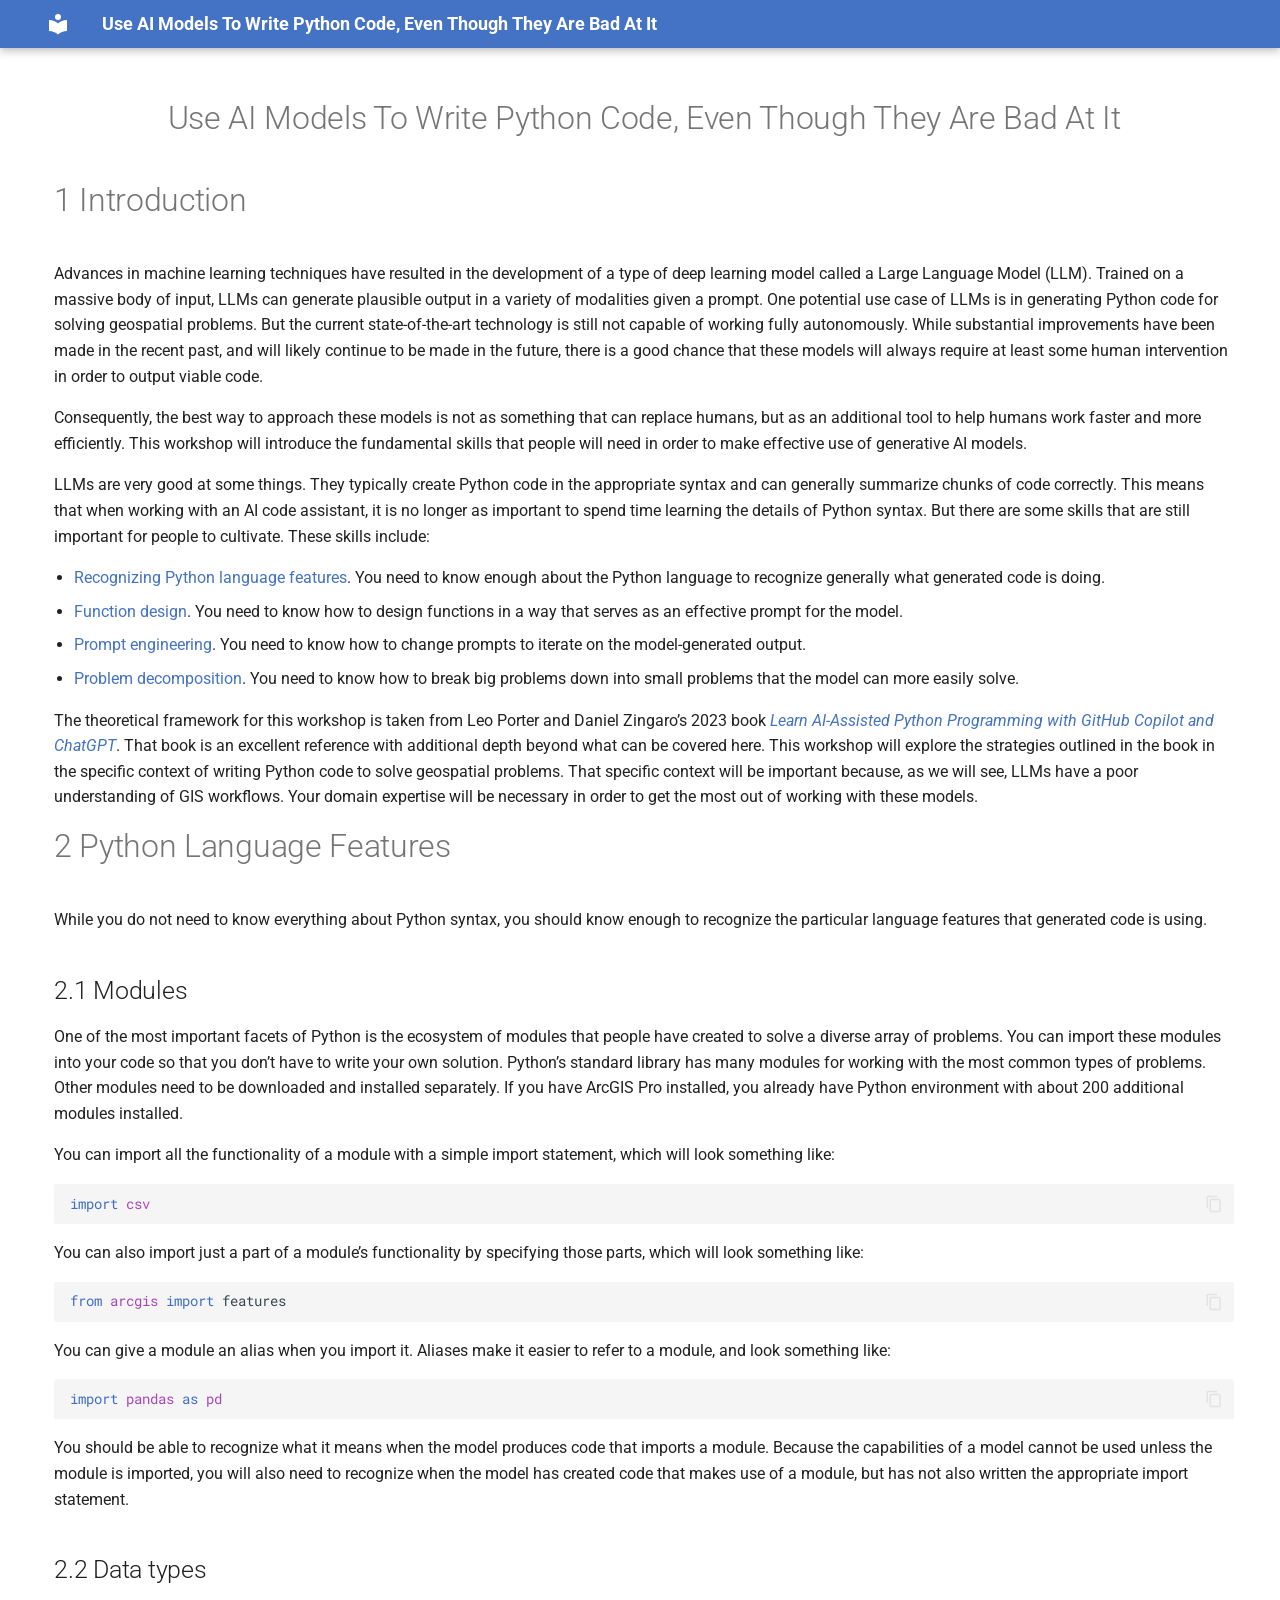
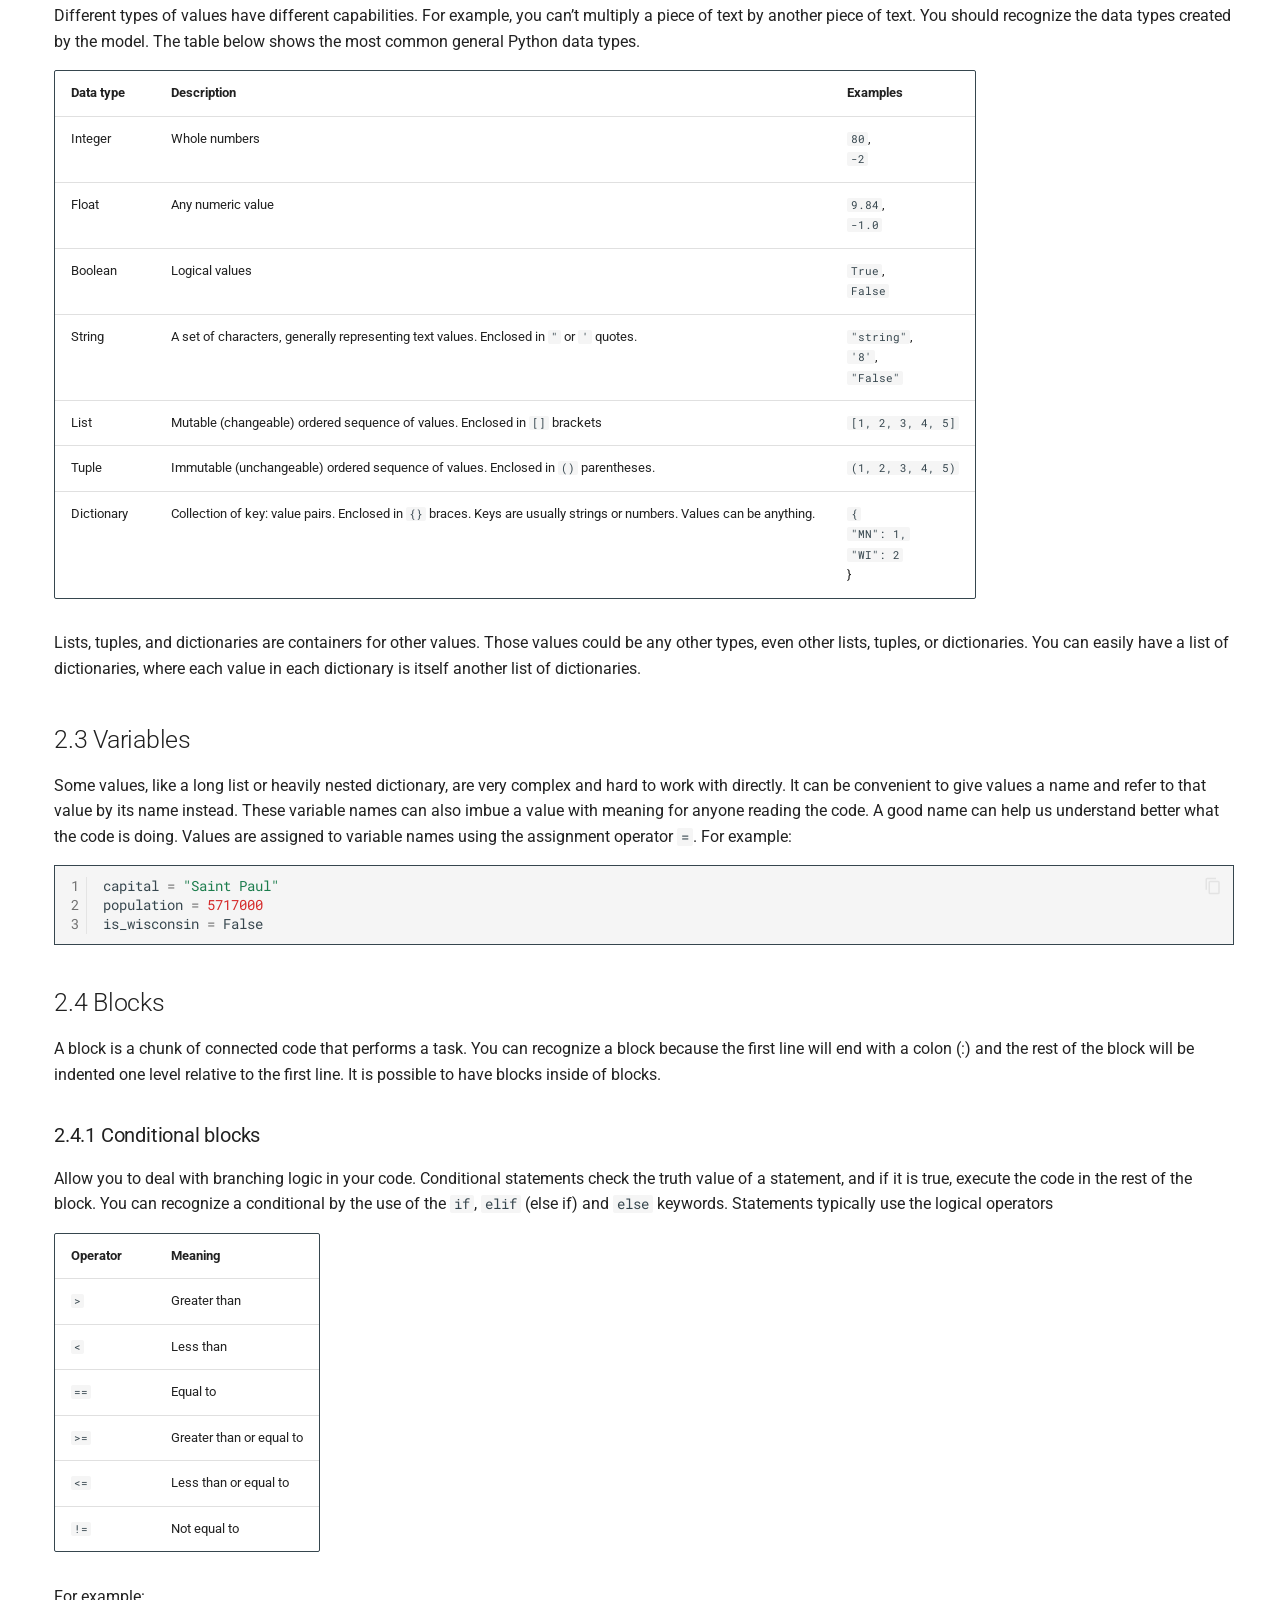
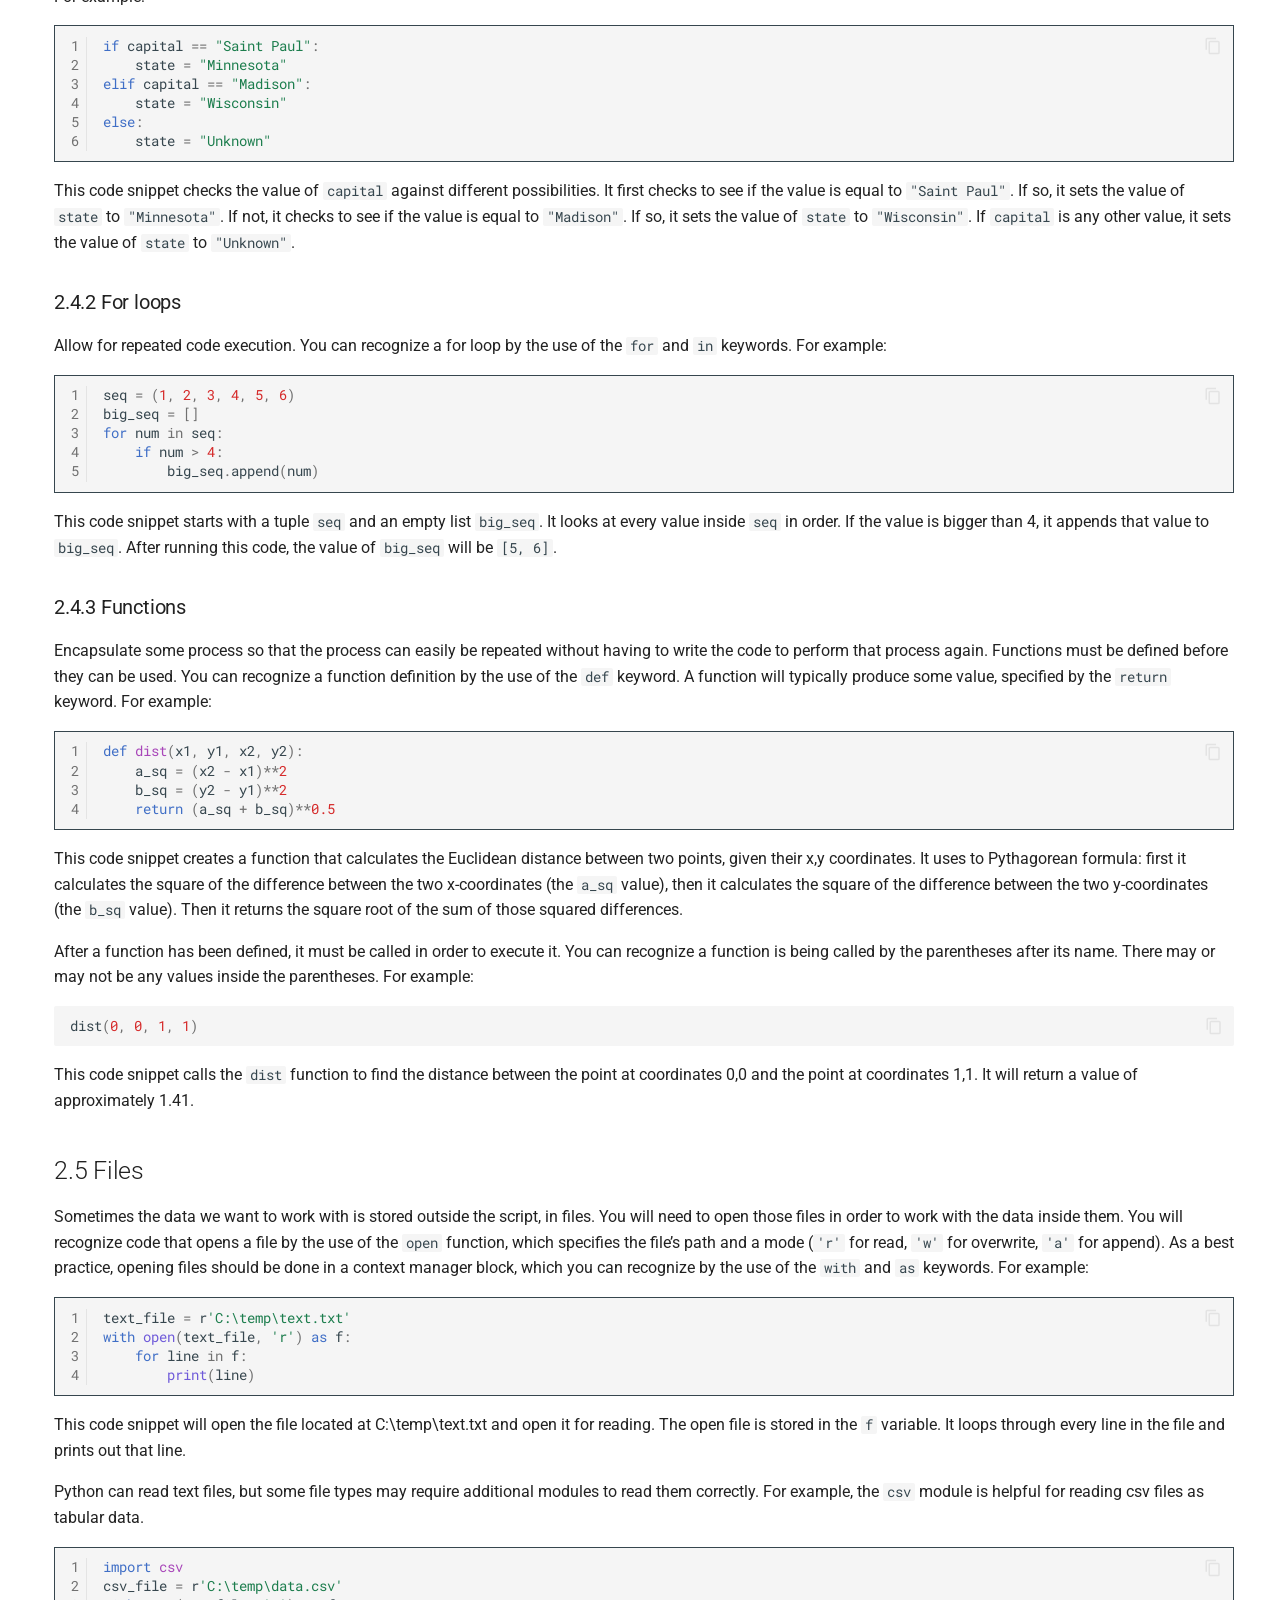
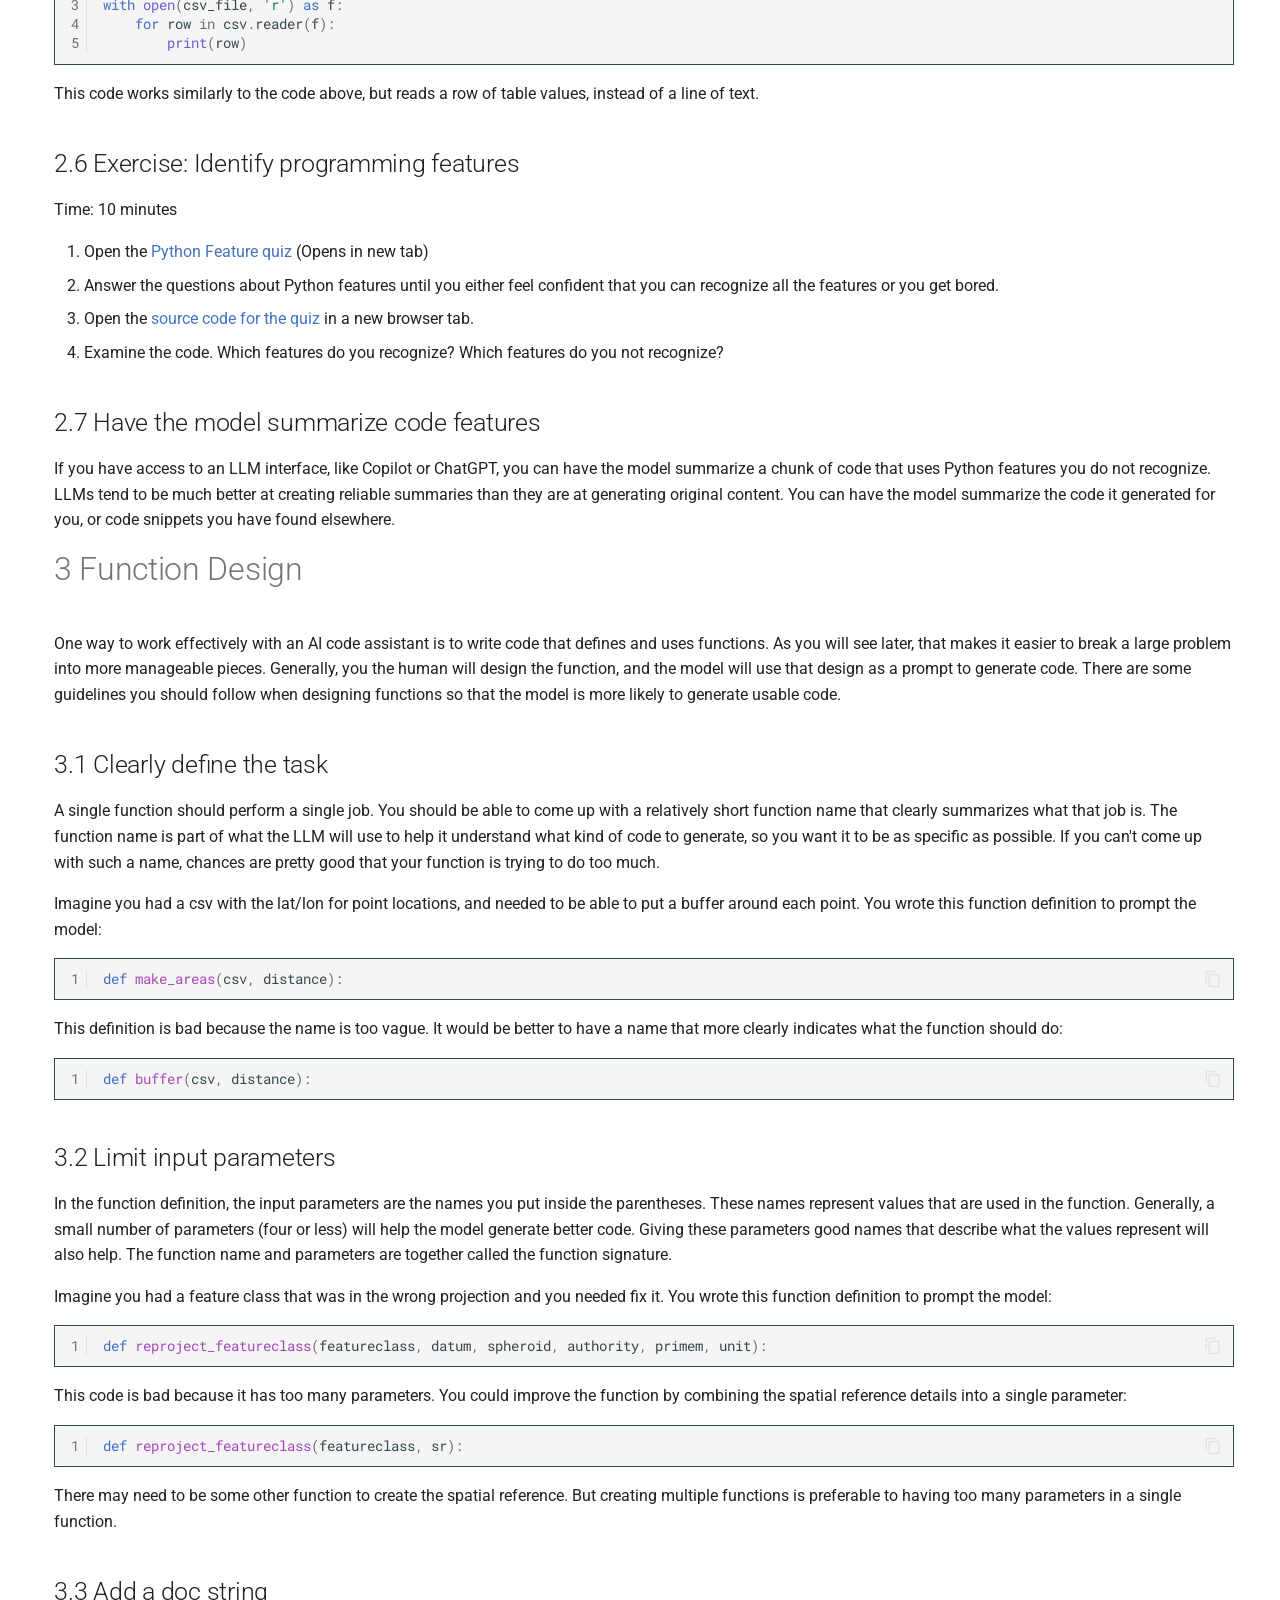
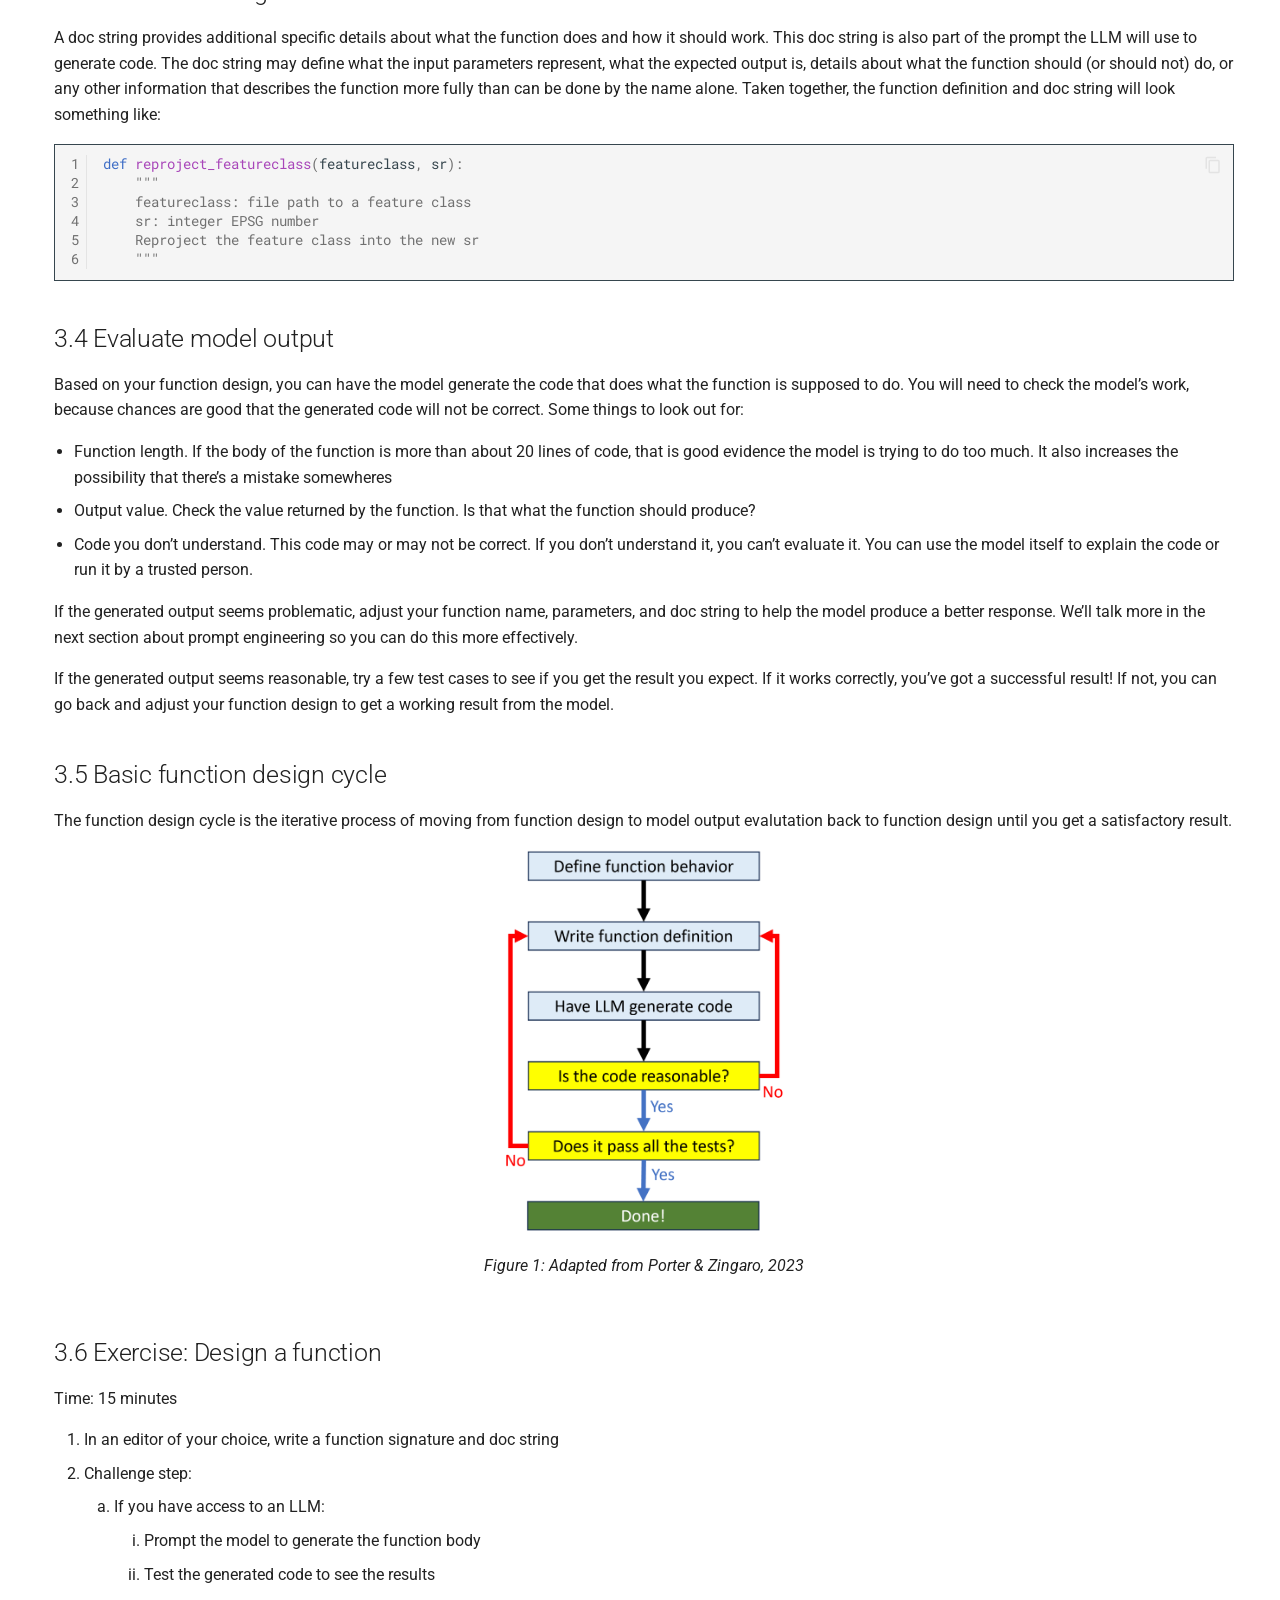
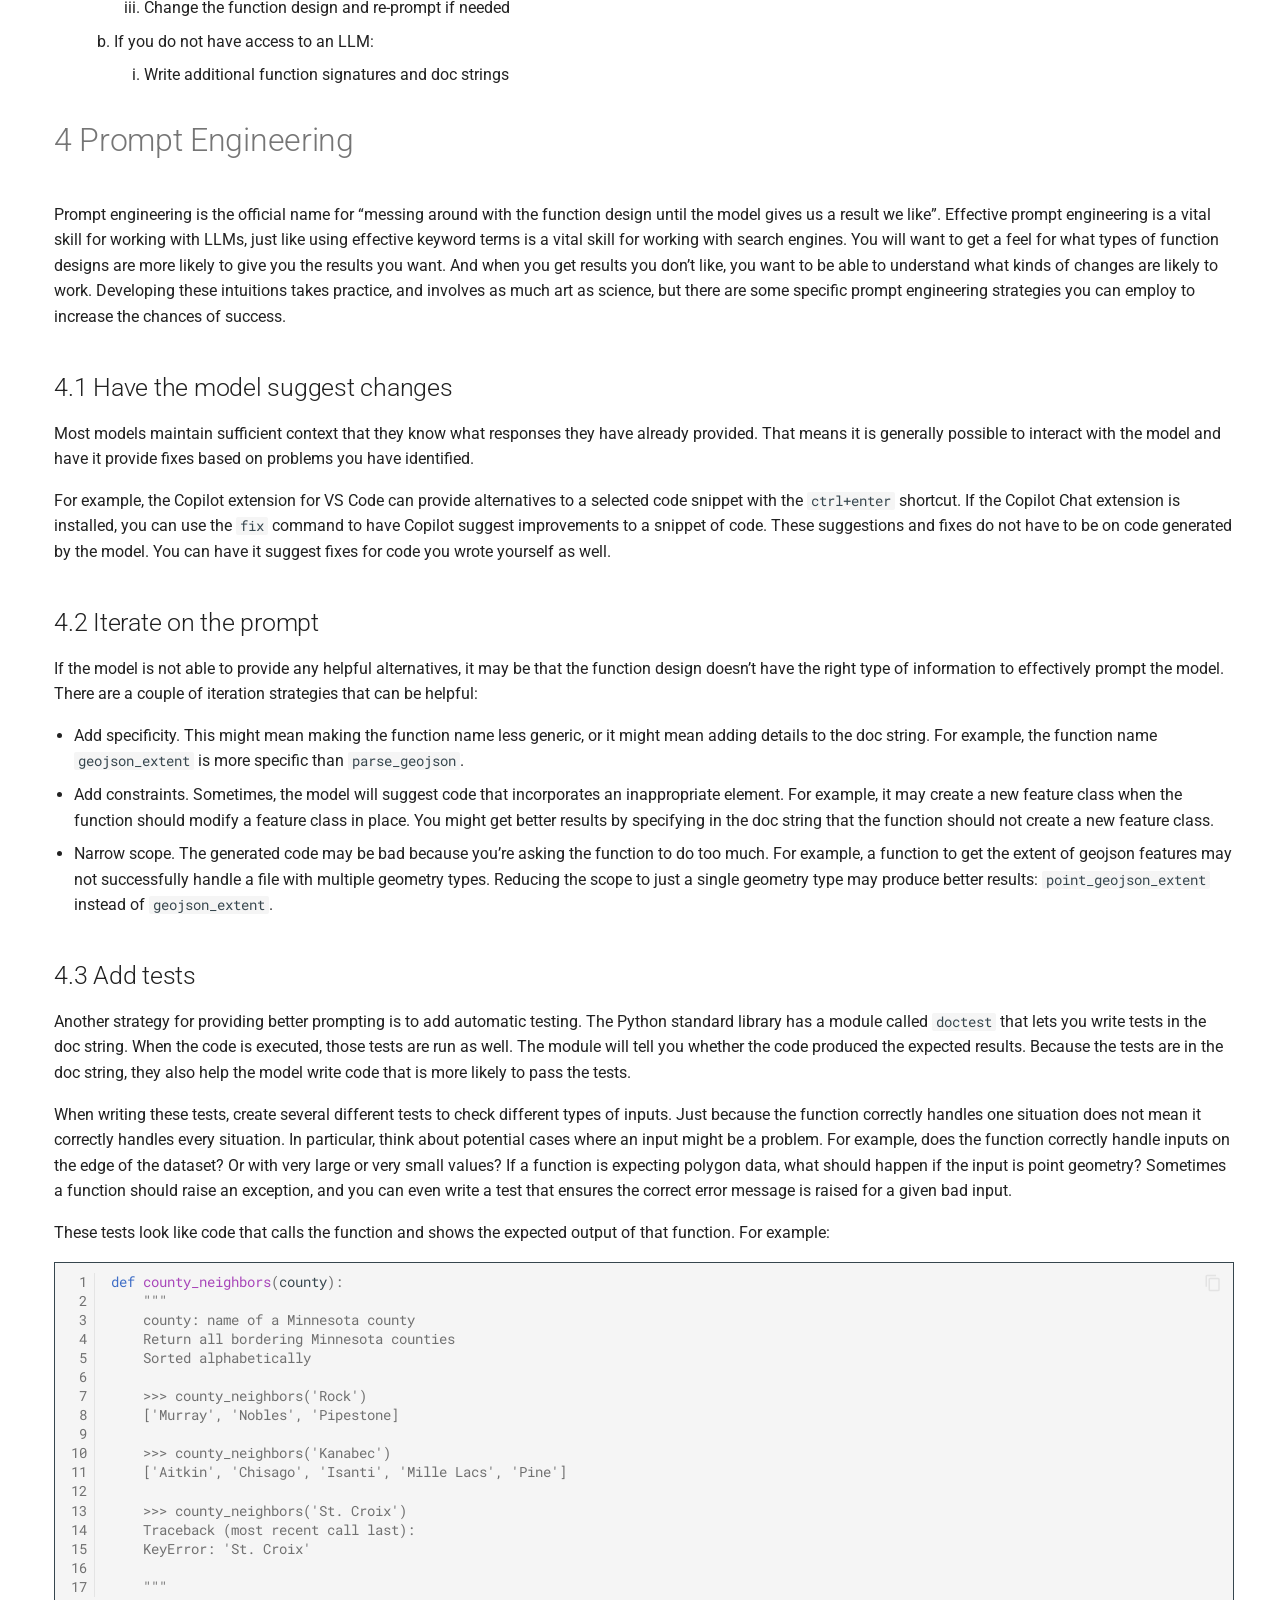
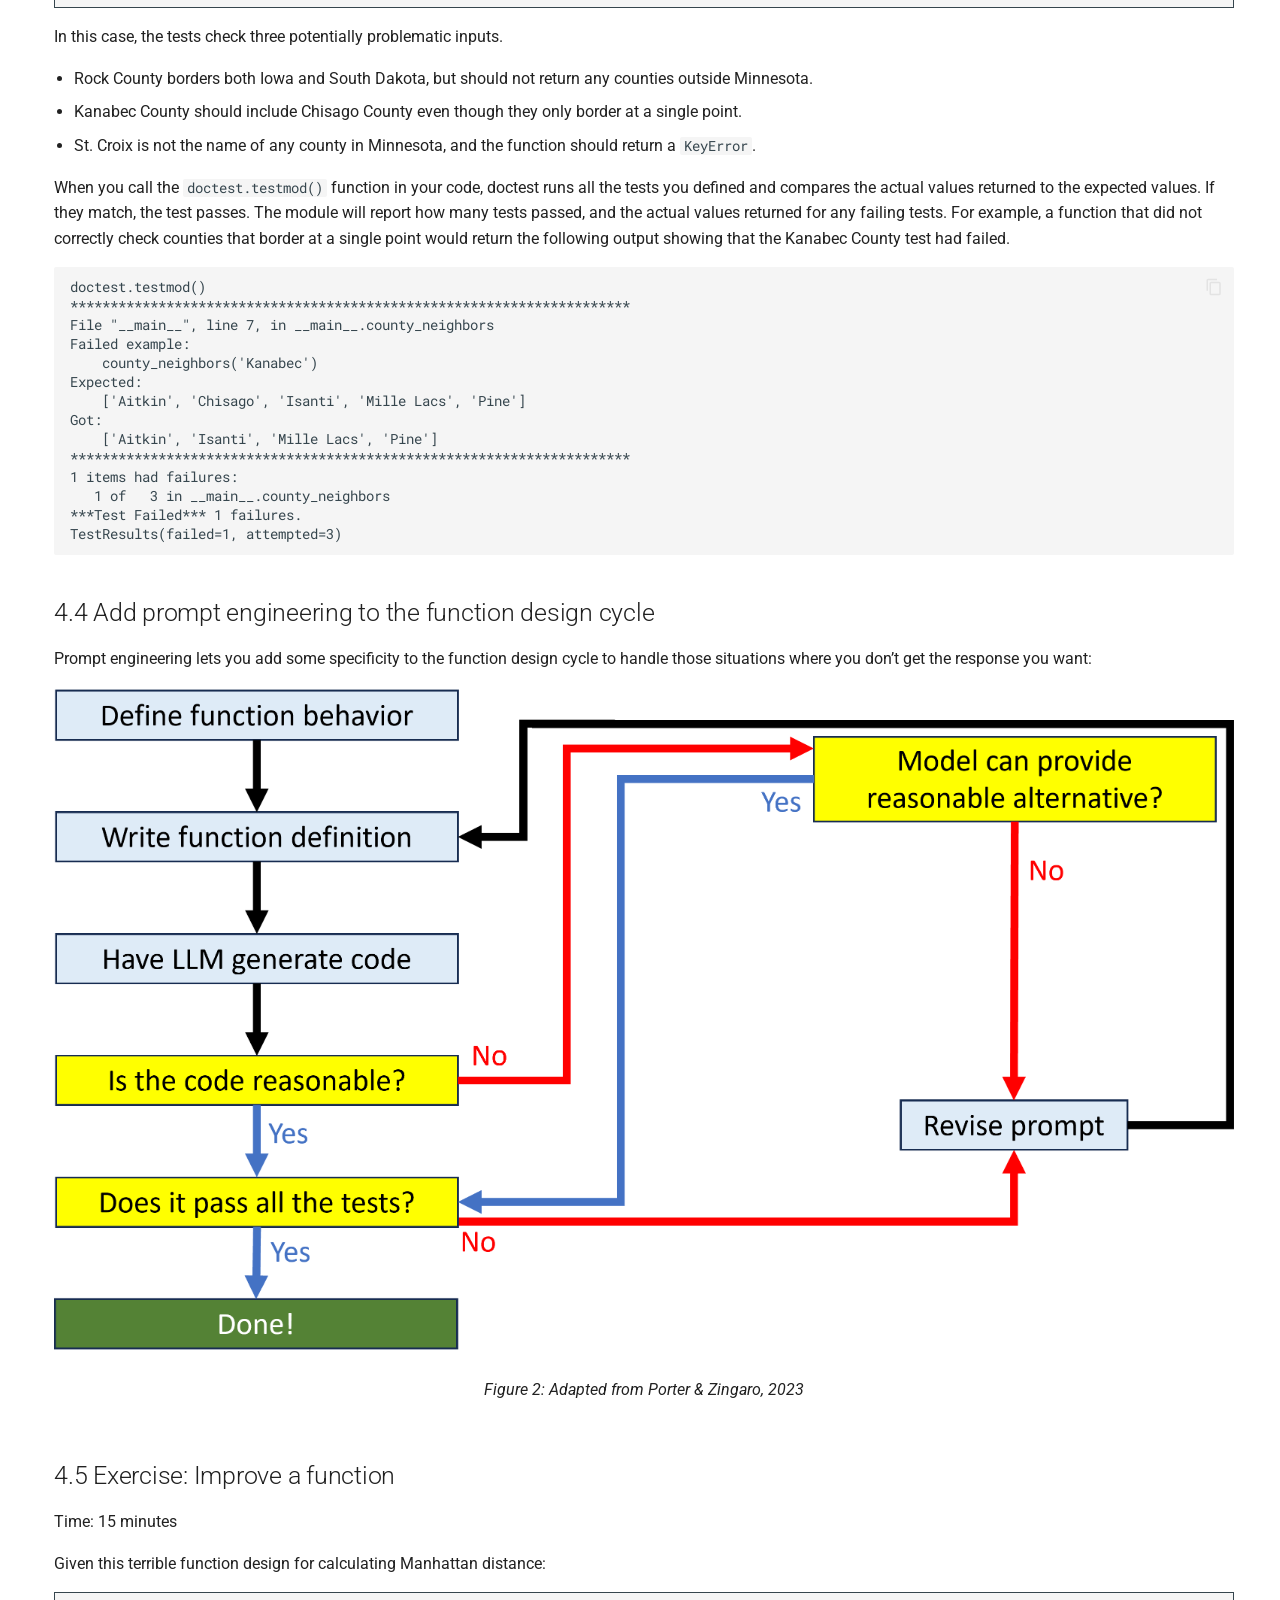
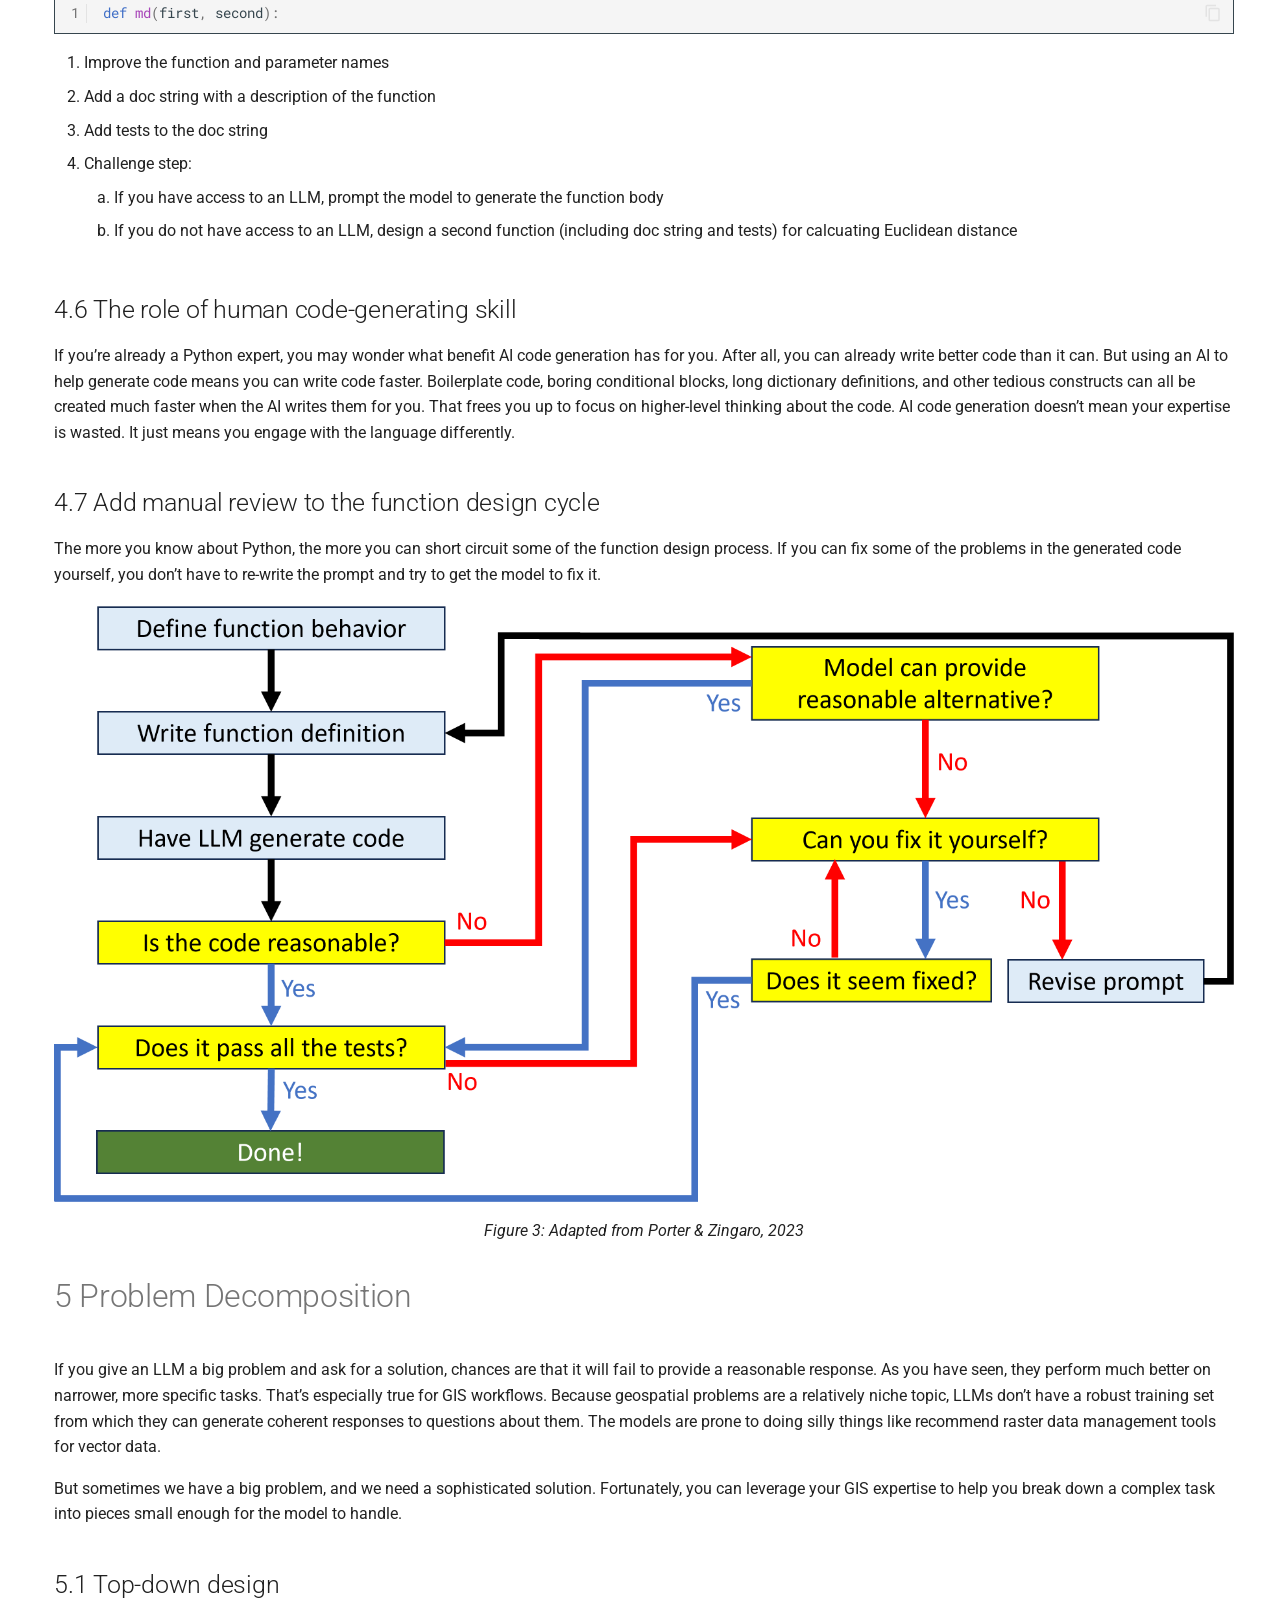
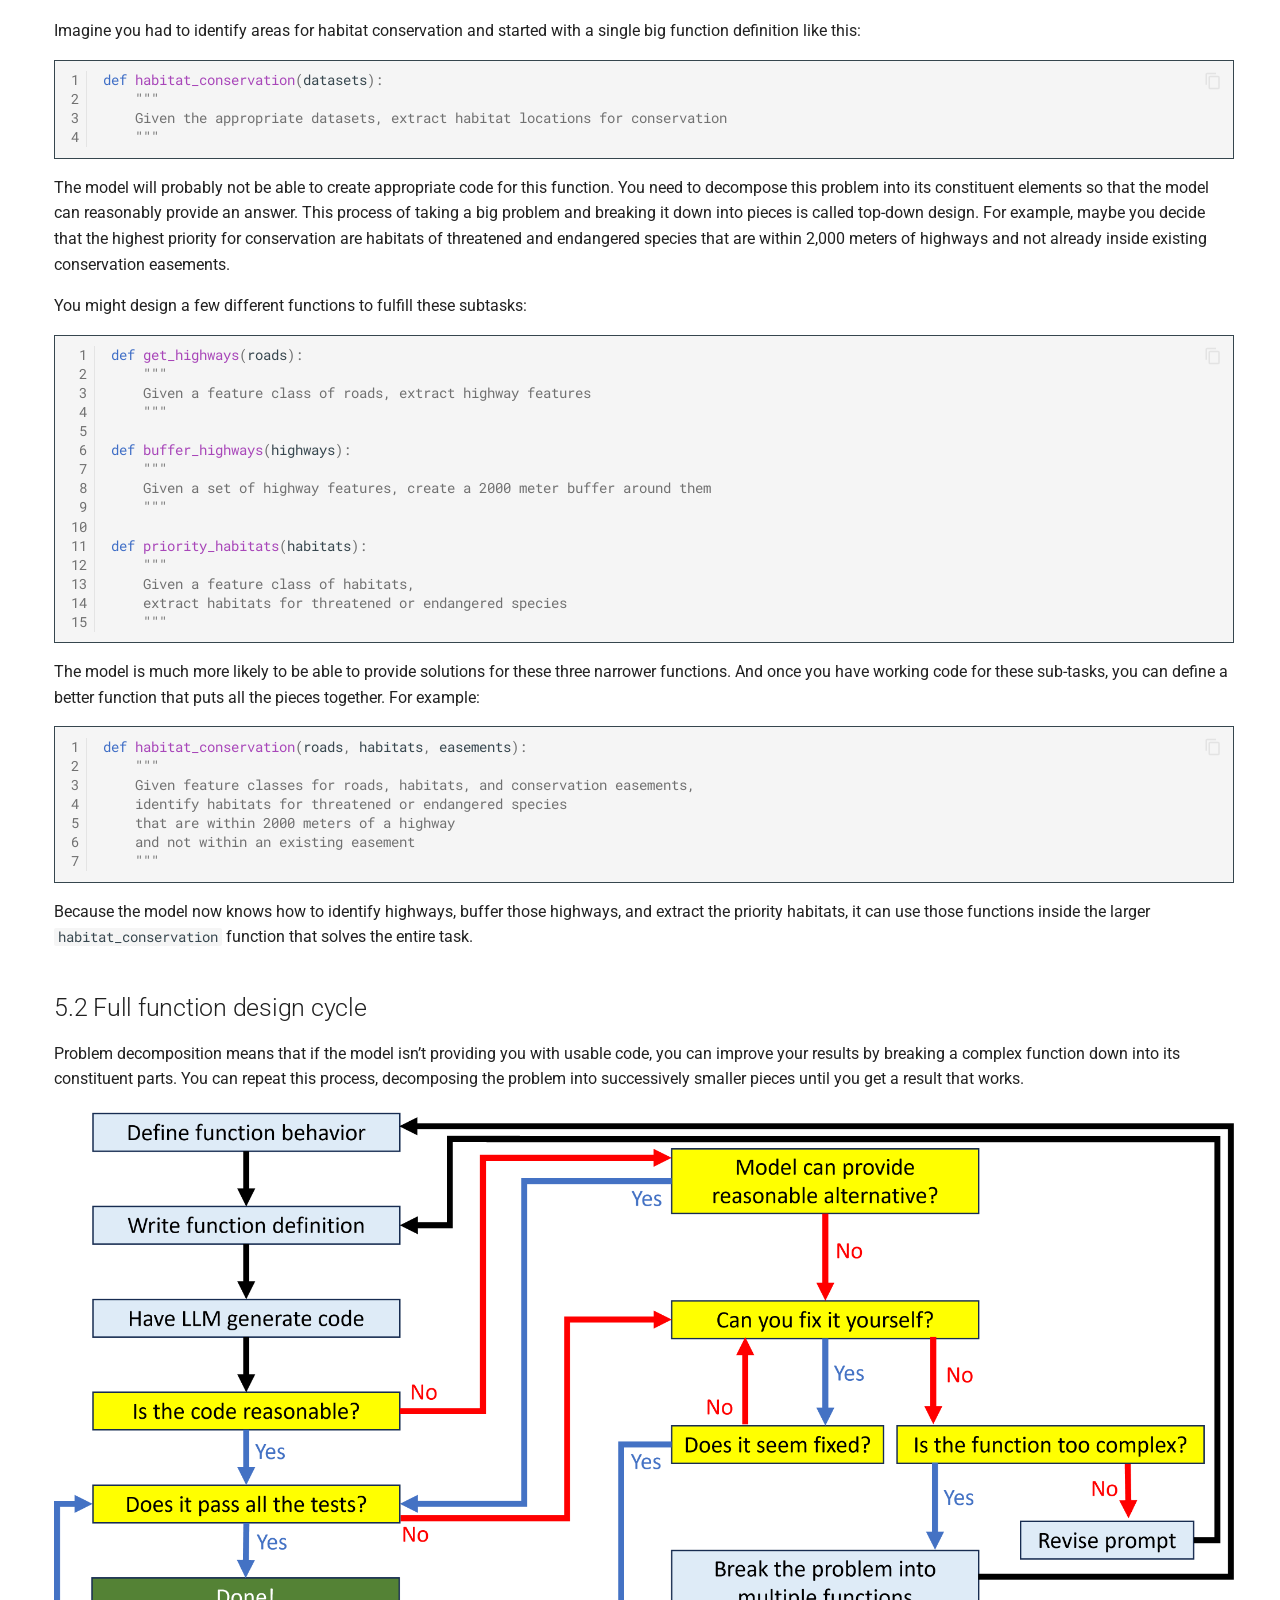
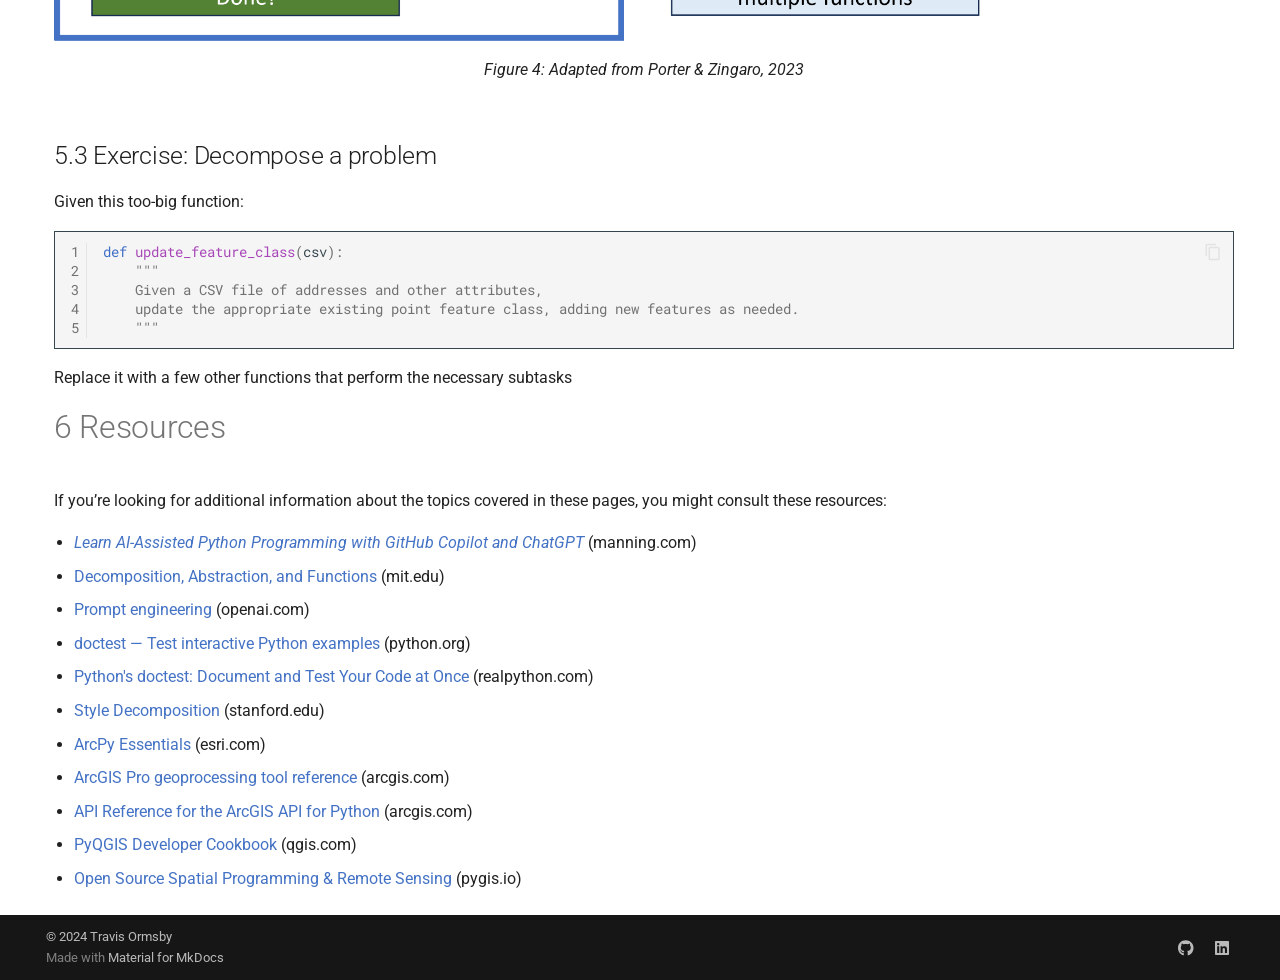
<file: print_page/index.html>
<!doctype html>
<html lang="en" class="no-js">
  <head>
    
      <meta charset="utf-8">
      <meta name="viewport" content="width=device-width,initial-scale=1">
      
      
      
      
      
      
      <link rel="icon" href="../assets/images/favicon.png">
      <meta name="generator" content="mkdocs-1.6.1, mkdocs-material-9.5.39">
    
    
      
        <title>Print Site - Use AI Models To Write Python Code, Even Though They Are Bad At It  </title>
      
    
    
      <link rel="stylesheet" href="../assets/stylesheets/main.8c3ca2c6.min.css">
      
        
        <link rel="stylesheet" href="../assets/stylesheets/palette.06af60db.min.css">
      
      


    
    
      
    
    
      
        
        
        <link rel="preconnect" href="https://fonts.gstatic.com" crossorigin>
        <link rel="stylesheet" href="https://fonts.googleapis.com/css?family=Roboto:300,300i,400,400i,700,700i%7CRoboto+Mono:400,400i,700,700i&display=fallback">
        <style>:root{--md-text-font:"Roboto";--md-code-font:"Roboto Mono"}</style>
      
    
    
      <link rel="stylesheet" href="../css/print-site-enum-headings1.css">
    
      <link rel="stylesheet" href="../css/print-site-enum-headings2.css">
    
      <link rel="stylesheet" href="../css/print-site-enum-headings3.css">
    
      <link rel="stylesheet" href="../css/print-site-enum-headings4.css">
    
      <link rel="stylesheet" href="../css/print-site-enum-headings5.css">
    
      <link rel="stylesheet" href="../css/print-site-enum-headings6.css">
    
      <link rel="stylesheet" href="../css/print-site.css">
    
      <link rel="stylesheet" href="../css/print-site-material.css">
    
      <link rel="stylesheet" href="../stylesheets/extra.css">
    
    <script>__md_scope=new URL("/",location),__md_hash=e=>[...e].reduce(((e,_)=>(e<<5)-e+_.charCodeAt(0)),0),__md_get=(e,_=localStorage,t=__md_scope)=>JSON.parse(_.getItem(t.pathname+"."+e)),__md_set=(e,_,t=localStorage,a=__md_scope)=>{try{t.setItem(a.pathname+"."+e,JSON.stringify(_))}catch(e){}}</script>
    
      

    
    
    
  
        <script type="text/javascript">
        document.addEventListener('DOMContentLoaded', function () {
            remove_material_navigation();remove_mkdocs_theme_navigation();generate_toc();
        })
        </script>
        </head>
  
  
    
    
      
    
    
    
    
    <body dir="ltr" data-md-color-scheme="default" data-md-color-primary="custom" data-md-color-accent="deep-orange">
  
    
    <input class="md-toggle" data-md-toggle="drawer" type="checkbox" id="__drawer" autocomplete="off">
    <input class="md-toggle" data-md-toggle="search" type="checkbox" id="__search" autocomplete="off">
    <label class="md-overlay" for="__drawer"></label>
    <div data-md-component="skip">
      
        
        <a href="#" class="md-skip">
          Skip to content
        </a>
      
    </div>
    <div data-md-component="announce">
      
    </div>
    
    
      

  

<header class="md-header md-header--shadow md-header--lifted" data-md-component="header">
  <nav class="md-header__inner md-grid" aria-label="Header">
    <a href=".." title="Use AI Models To Write Python Code, Even Though They Are Bad At It  " class="md-header__button md-logo" aria-label="Use AI Models To Write Python Code, Even Though They Are Bad At It  " data-md-component="logo">
      
  
  <svg xmlns="http://www.w3.org/2000/svg" viewBox="0 0 24 24"><path d="M12 8a3 3 0 0 0 3-3 3 3 0 0 0-3-3 3 3 0 0 0-3 3 3 3 0 0 0 3 3m0 3.54C9.64 9.35 6.5 8 3 8v11c3.5 0 6.64 1.35 9 3.54 2.36-2.19 5.5-3.54 9-3.54V8c-3.5 0-6.64 1.35-9 3.54"/></svg>

    </a>
    <label class="md-header__button md-icon" for="__drawer">
      
      <svg xmlns="http://www.w3.org/2000/svg" viewBox="0 0 24 24"><path d="M3 6h18v2H3zm0 5h18v2H3zm0 5h18v2H3z"/></svg>
    </label>
    <div class="md-header__title" data-md-component="header-title">
      <div class="md-header__ellipsis">
        <div class="md-header__topic">
          <span class="md-ellipsis">
            Use AI Models To Write Python Code, Even Though They Are Bad At It  
          </span>
        </div>
        <div class="md-header__topic" data-md-component="header-topic">
          <span class="md-ellipsis">
            
              Print Site
            
          </span>
        </div>
      </div>
    </div>
    
      
        <form class="md-header__option" data-md-component="palette">
  
    
    
    
    <input class="md-option" data-md-color-media="" data-md-color-scheme="default" data-md-color-primary="custom" data-md-color-accent="deep-orange"  aria-hidden="true"  type="radio" name="__palette" id="__palette_0">
    
  
</form>
      
    
    
      <script>var palette=__md_get("__palette");if(palette&&palette.color){if("(prefers-color-scheme)"===palette.color.media){var media=matchMedia("(prefers-color-scheme: light)"),input=document.querySelector(media.matches?"[data-md-color-media='(prefers-color-scheme: light)']":"[data-md-color-media='(prefers-color-scheme: dark)']");palette.color.media=input.getAttribute("data-md-color-media"),palette.color.scheme=input.getAttribute("data-md-color-scheme"),palette.color.primary=input.getAttribute("data-md-color-primary"),palette.color.accent=input.getAttribute("data-md-color-accent")}for(var[key,value]of Object.entries(palette.color))document.body.setAttribute("data-md-color-"+key,value)}</script>
    
    
    
      <label class="md-header__button md-icon" for="__search">
        
        <svg xmlns="http://www.w3.org/2000/svg" viewBox="0 0 24 24"><path d="M9.5 3A6.5 6.5 0 0 1 16 9.5c0 1.61-.59 3.09-1.56 4.23l.27.27h.79l5 5-1.5 1.5-5-5v-.79l-.27-.27A6.52 6.52 0 0 1 9.5 16 6.5 6.5 0 0 1 3 9.5 6.5 6.5 0 0 1 9.5 3m0 2C7 5 5 7 5 9.5S7 14 9.5 14 14 12 14 9.5 12 5 9.5 5"/></svg>
      </label>
      <div class="md-search" data-md-component="search" role="dialog">
  <label class="md-search__overlay" for="__search"></label>
  <div class="md-search__inner" role="search">
    <form class="md-search__form" name="search">
      <input type="text" class="md-search__input" name="query" aria-label="Search" placeholder="Search" autocapitalize="off" autocorrect="off" autocomplete="off" spellcheck="false" data-md-component="search-query" required>
      <label class="md-search__icon md-icon" for="__search">
        
        <svg xmlns="http://www.w3.org/2000/svg" viewBox="0 0 24 24"><path d="M9.5 3A6.5 6.5 0 0 1 16 9.5c0 1.61-.59 3.09-1.56 4.23l.27.27h.79l5 5-1.5 1.5-5-5v-.79l-.27-.27A6.52 6.52 0 0 1 9.5 16 6.5 6.5 0 0 1 3 9.5 6.5 6.5 0 0 1 9.5 3m0 2C7 5 5 7 5 9.5S7 14 9.5 14 14 12 14 9.5 12 5 9.5 5"/></svg>
        
        <svg xmlns="http://www.w3.org/2000/svg" viewBox="0 0 24 24"><path d="M20 11v2H8l5.5 5.5-1.42 1.42L4.16 12l7.92-7.92L13.5 5.5 8 11z"/></svg>
      </label>
      <nav class="md-search__options" aria-label="Search">
        
        <button type="reset" class="md-search__icon md-icon" title="Clear" aria-label="Clear" tabindex="-1">
          
          <svg xmlns="http://www.w3.org/2000/svg" viewBox="0 0 24 24"><path d="M19 6.41 17.59 5 12 10.59 6.41 5 5 6.41 10.59 12 5 17.59 6.41 19 12 13.41 17.59 19 19 17.59 13.41 12z"/></svg>
        </button>
      </nav>
      
        <div class="md-search__suggest" data-md-component="search-suggest"></div>
      
    </form>
    <div class="md-search__output">
      <div class="md-search__scrollwrap" tabindex="0" data-md-scrollfix>
        <div class="md-search-result" data-md-component="search-result">
          <div class="md-search-result__meta">
            Initializing search
          </div>
          <ol class="md-search-result__list" role="presentation"></ol>
        </div>
      </div>
    </div>
  </div>
</div>
    
    
  </nav>
  
    
      
<nav class="md-tabs" aria-label="Tabs" data-md-component="tabs">
  <div class="md-grid">
    <ul class="md-tabs__list">
      
        
  
  
  
    <li class="md-tabs__item">
      <a href=".." class="md-tabs__link">
        
  
    
  
  Introduction

      </a>
    </li>
  

      
        
  
  
  
    <li class="md-tabs__item">
      <a href="../PythonLanguageFeatures/" class="md-tabs__link">
        
  
    
  
  Python Language Features

      </a>
    </li>
  

      
        
  
  
  
    <li class="md-tabs__item">
      <a href="../FunctionDesign/" class="md-tabs__link">
        
  
    
  
  Function Design

      </a>
    </li>
  

      
        
  
  
  
    <li class="md-tabs__item">
      <a href="../PromptEngineering/" class="md-tabs__link">
        
  
    
  
  Prompt Engineering

      </a>
    </li>
  

      
        
  
  
  
    <li class="md-tabs__item">
      <a href="../ProblemDecomposition/" class="md-tabs__link">
        
  
    
  
  Problem Decomposition

      </a>
    </li>
  

      
        
  
  
  
    <li class="md-tabs__item">
      <a href="../Resources/" class="md-tabs__link">
        
  
    
  
  Resources

      </a>
    </li>
  

      
    </ul>
  </div>
</nav>
    
  
</header>
    
    <div class="md-container" data-md-component="container">
      
      
        
      
      <main class="md-main" data-md-component="main">
        <div class="md-main__inner md-grid">
          
            
              
              <div class="md-sidebar md-sidebar--primary" data-md-component="sidebar" data-md-type="navigation" >
                <div class="md-sidebar__scrollwrap">
                  <div class="md-sidebar__inner">
                    


  


  

<nav class="md-nav md-nav--primary md-nav--lifted md-nav--integrated" aria-label="Navigation" data-md-level="0">
  <label class="md-nav__title" for="__drawer">
    <a href=".." title="Use AI Models To Write Python Code, Even Though They Are Bad At It  " class="md-nav__button md-logo" aria-label="Use AI Models To Write Python Code, Even Though They Are Bad At It  " data-md-component="logo">
      
  
  <svg xmlns="http://www.w3.org/2000/svg" viewBox="0 0 24 24"><path d="M12 8a3 3 0 0 0 3-3 3 3 0 0 0-3-3 3 3 0 0 0-3 3 3 3 0 0 0 3 3m0 3.54C9.64 9.35 6.5 8 3 8v11c3.5 0 6.64 1.35 9 3.54 2.36-2.19 5.5-3.54 9-3.54V8c-3.5 0-6.64 1.35-9 3.54"/></svg>

    </a>
    Use AI Models To Write Python Code, Even Though They Are Bad At It  
  </label>
  
  <ul class="md-nav__list" data-md-scrollfix>
    
      
      
  
  
  
  
    <li class="md-nav__item">
      <a href=".." class="md-nav__link">
        
  
  <span class="md-ellipsis">
    Introduction
  </span>
  

      </a>
    </li>
  

    
      
      
  
  
  
  
    <li class="md-nav__item">
      <a href="../PythonLanguageFeatures/" class="md-nav__link">
        
  
  <span class="md-ellipsis">
    Python Language Features
  </span>
  

      </a>
    </li>
  

    
      
      
  
  
  
  
    <li class="md-nav__item">
      <a href="../FunctionDesign/" class="md-nav__link">
        
  
  <span class="md-ellipsis">
    Function Design
  </span>
  

      </a>
    </li>
  

    
      
      
  
  
  
  
    <li class="md-nav__item">
      <a href="../PromptEngineering/" class="md-nav__link">
        
  
  <span class="md-ellipsis">
    Prompt Engineering
  </span>
  

      </a>
    </li>
  

    
      
      
  
  
  
  
    <li class="md-nav__item">
      <a href="../ProblemDecomposition/" class="md-nav__link">
        
  
  <span class="md-ellipsis">
    Problem Decomposition
  </span>
  

      </a>
    </li>
  

    
      
      
  
  
  
  
    <li class="md-nav__item">
      <a href="../Resources/" class="md-nav__link">
        
  
  <span class="md-ellipsis">
    Resources
  </span>
  

      </a>
    </li>
  

    
  </ul>
</nav>
                  </div>
                </div>
              </div>
            
            
          
          
            <div class="md-content" data-md-component="content">
              <article class="md-content__inner md-typeset">
                




                  


<div id="print-site-page" class="print-site-enumerate-headings print-site-enumerate-figures">
        <section id="print-site-cover-page">
            
    <h1>Use AI Models To Write Python Code, Even Though They Are Bad At It  </h1>

<div id='copyright'>© 2024 <a href="https://github.com/travisormsby" target"_blank" rel="noopener">Travis Ormsby</a></div>
        </section>
        
        <section class="print-page">
            <div id="print-page-toc" data-toc-depth="3">
                <nav role='navigation' class='print-page-toc-nav'>
                <h1 class='print-page-toc-title'>Table of Contents</h1>
                </nav>
            </div>
        </section>
        <section class="print-page" id="index"><h1 id="index-introduction">Introduction</h1>
<p>Advances in machine learning techniques have resulted in the development of a type of deep learning model called a Large Language Model (LLM). Trained on a massive body of input, LLMs can generate plausible output in a variety of modalities given a prompt. One potential use case of LLMs is in generating Python code for solving geospatial problems. But the current state-of-the-art technology is still not capable of working fully autonomously. While substantial improvements have been made in the recent past, and will likely continue to be made in the future, there is a good chance that these models will always require at least some human intervention in order to output viable code. </p>
<p>Consequently, the best way to approach these models is not as something that can replace humans, but as an additional tool to help humans work faster and more efficiently. This workshop will introduce the fundamental skills that people will need in order to make effective use of generative AI models. </p>
<p>LLMs are very good at some things. They typically create Python code in the appropriate syntax and can generally summarize chunks of code correctly. This means that when working with an AI code assistant, it is no longer as important to spend time learning the details of Python syntax. But there are some skills that are still important for people to cultivate. These skills include:</p>
<ul>
<li><a href="#pythonlanguagefeatures">Recognizing Python language features</a>. You need to know enough about the Python language to recognize generally what generated code is doing. </li>
<li><a href="#functiondesign">Function design</a>. You need to know how to design functions in a way that serves as an effective prompt for the model. </li>
<li><a href="#promptengineering">Prompt engineering</a>. You need to know how to change prompts to iterate on the model-generated output. </li>
<li><a href="#problemdecomposition">Problem decomposition</a>. You need to know how to break big problems down into small problems that the model can more easily solve.</li>
</ul>
<p>The theoretical framework for this workshop is taken from Leo Porter and Daniel Zingaro’s 2023 book <em><a href="https://www.manning.com/books/learn-ai-assisted-python-programming">Learn AI-Assisted Python Programming with GitHub Copilot and ChatGPT</a></em>. That book is an excellent reference with additional depth beyond what can be covered here. This workshop will explore the strategies outlined in the book in the specific context of writing Python code to solve geospatial problems. That specific context will be important because, as we will see, LLMs have a poor understanding of GIS workflows. Your domain expertise will be necessary in order to get the most out of working with these models.</p></section><section class="print-page" id="pythonlanguagefeatures"><h1 id="pythonlanguagefeatures-python-language-features">Python Language Features</h1>
<p>While you do not need to know everything about Python syntax, you should know enough to recognize the particular language features that generated code is using.</p>
<h2 id="pythonlanguagefeatures-modules">Modules</h2>
<p>One of the most important facets of Python is the ecosystem of modules that people have created to solve a diverse array of problems. You can import these modules into your code so that you don’t have to write your own solution. Python’s standard library has many modules for working with the most common types of problems. Other modules need to be downloaded and installed separately. If you have ArcGIS Pro installed, you already have Python environment with about 200 additional modules installed. </p>
<p>You can import all the functionality of a module with a simple import statement, which will look something like:</p>
<div class="highlight"><pre><span></span><code><a id="__codelineno-0-1" name="__codelineno-0-1" href="#pythonlanguagefeatures-__codelineno-0-1"></a><span class="kn">import</span> <span class="nn">csv</span>
</code></pre></div>
<p>You can also import just a part of a module’s functionality by specifying those parts, which will look something like:</p>
<div class="highlight"><pre><span></span><code><a id="__codelineno-1-1" name="__codelineno-1-1" href="#pythonlanguagefeatures-__codelineno-1-1"></a><span class="kn">from</span> <span class="nn">arcgis</span> <span class="kn">import</span> <span class="n">features</span>
</code></pre></div>
<p>You can give a module an alias when you import it. Aliases make it easier to refer to a module, and look something like:
<div class="highlight"><pre><span></span><code><a id="__codelineno-2-1" name="__codelineno-2-1" href="#pythonlanguagefeatures-__codelineno-2-1"></a><span class="kn">import</span> <span class="nn">pandas</span> <span class="k">as</span> <span class="nn">pd</span>
</code></pre></div></p>
<p>You should be able to recognize what it means when the model produces code that imports a module. Because the capabilities of a model cannot be used unless the module is imported, you will also need to recognize when the model has created code that makes use of a module, but has not also written the appropriate import statement.</p>
<h2 id="pythonlanguagefeatures-data-types">Data types</h2>
<p>Different types of values have different capabilities. For example, you can’t multiply a piece of text by another piece of text. You should recognize the data types created by the model. The table below shows the most common general Python data types.</p>
<table>
<thead>
<tr>
<th>Data type</th>
<th>Description</th>
<th>Examples</th>
</tr>
</thead>
<tbody>
<tr>
<td>Integer</td>
<td>Whole numbers</td>
<td><code>80</code>, <br><code>-2</code></td>
</tr>
<tr>
<td>Float</td>
<td>Any numeric value</td>
<td><code>9.84</code>, <br><code>-1.0</code></td>
</tr>
<tr>
<td>Boolean</td>
<td>Logical values</td>
<td><code>True</code>, <br><code>False</code></td>
</tr>
<tr>
<td>String</td>
<td>A set of characters, generally representing text values. Enclosed in <code>"</code> or <code>'</code> quotes.</td>
<td><code>"string"</code>, <br><code>'8'</code>, <br><code>"False"</code></td>
</tr>
<tr>
<td>List</td>
<td>Mutable (changeable) ordered sequence of values. Enclosed in <code>[]</code> brackets</td>
<td><code>[1, 2, 3, 4, 5]</code></td>
</tr>
<tr>
<td>Tuple</td>
<td>Immutable (unchangeable) ordered sequence of values. Enclosed in <code>()</code> parentheses.</td>
<td><code>(1, 2, 3, 4, 5)</code></td>
</tr>
<tr>
<td>Dictionary</td>
<td>Collection of key: value pairs. Enclosed in <code>{}</code> braces. Keys are usually strings or numbers. Values can be anything.</td>
<td><code>{</code><br><code>"MN": 1,</code><br> <code>"WI": 2</code><br>}</td>
</tr>
</tbody>
</table>
<p>Lists, tuples, and dictionaries are containers for other values. Those values could be any other types, even other lists, tuples, or dictionaries. You can easily have a list of dictionaries, where each value in each dictionary is itself another list of dictionaries.</p>
<h2 id="pythonlanguagefeatures-variables">Variables</h2>
<p>Some values, like a long list or heavily nested dictionary, are very complex and hard to work with directly. It can be convenient to give values a name and refer to that value by its name instead. These variable names can also imbue a value with meaning for anyone reading the code. A good name can help us understand better what the code is doing. Values are assigned to variable names using the assignment operator <code>=</code>. For example:</p>
<div class="highlight"><table class="highlighttable"><tr><td class="linenos"><div class="linenodiv"><pre><span></span><span class="normal"><a href="#pythonlanguagefeatures-__codelineno-3-1">1</a></span>
<span class="normal"><a href="#pythonlanguagefeatures-__codelineno-3-2">2</a></span>
<span class="normal"><a href="#pythonlanguagefeatures-__codelineno-3-3">3</a></span></pre></div></td><td class="code"><div><pre><span></span><code><a id="__codelineno-3-1" name="__codelineno-3-1"></a><span class="n">capital</span> <span class="o">=</span> <span class="s2">&quot;Saint Paul&quot;</span>
<a id="__codelineno-3-2" name="__codelineno-3-2"></a><span class="n">population</span> <span class="o">=</span> <span class="mi">5717000</span>
<a id="__codelineno-3-3" name="__codelineno-3-3"></a><span class="n">is_wisconsin</span> <span class="o">=</span> <span class="kc">False</span>
</code></pre></div></td></tr></table></div>
<h2 id="pythonlanguagefeatures-blocks">Blocks</h2>
<p>A block is a chunk of connected code that performs a task. You can recognize a block because the first line will end with a colon (:) and the rest of the block will be indented one level relative to the first line. It is possible to have blocks inside of blocks.</p>
<h3 id="pythonlanguagefeatures-conditional-blocks">Conditional blocks</h3>
<p>Allow you to deal with branching logic in your code. Conditional statements check the truth value of a statement, and if it is true, execute the code in the rest of the block. You can recognize a conditional by the use of the <code>if</code>, <code>elif</code> (else if) and <code>else</code> keywords. Statements typically use the logical operators</p>
<table>
<thead>
<tr>
<th>Operator</th>
<th>Meaning</th>
</tr>
</thead>
<tbody>
<tr>
<td><code>&gt;</code></td>
<td>Greater than</td>
</tr>
<tr>
<td><code>&lt;</code></td>
<td>Less than</td>
</tr>
<tr>
<td><code>==</code></td>
<td>Equal to</td>
</tr>
<tr>
<td><code>&gt;=</code></td>
<td>Greater than or equal to</td>
</tr>
<tr>
<td><code>&lt;=</code></td>
<td>Less than or equal to</td>
</tr>
<tr>
<td><code>!=</code></td>
<td>Not equal to</td>
</tr>
</tbody>
</table>
<p>For example:</p>
<div class="highlight"><table class="highlighttable"><tr><td class="linenos"><div class="linenodiv"><pre><span></span><span class="normal"><a href="#pythonlanguagefeatures-__codelineno-4-1">1</a></span>
<span class="normal"><a href="#pythonlanguagefeatures-__codelineno-4-2">2</a></span>
<span class="normal"><a href="#pythonlanguagefeatures-__codelineno-4-3">3</a></span>
<span class="normal"><a href="#pythonlanguagefeatures-__codelineno-4-4">4</a></span>
<span class="normal"><a href="#pythonlanguagefeatures-__codelineno-4-5">5</a></span>
<span class="normal"><a href="#pythonlanguagefeatures-__codelineno-4-6">6</a></span></pre></div></td><td class="code"><div><pre><span></span><code><a id="__codelineno-4-1" name="__codelineno-4-1"></a><span class="k">if</span> <span class="n">capital</span> <span class="o">==</span> <span class="s2">&quot;Saint Paul&quot;</span><span class="p">:</span>
<a id="__codelineno-4-2" name="__codelineno-4-2"></a>    <span class="n">state</span> <span class="o">=</span> <span class="s2">&quot;Minnesota&quot;</span>
<a id="__codelineno-4-3" name="__codelineno-4-3"></a><span class="k">elif</span> <span class="n">capital</span> <span class="o">==</span> <span class="s2">&quot;Madison&quot;</span><span class="p">:</span>
<a id="__codelineno-4-4" name="__codelineno-4-4"></a>    <span class="n">state</span> <span class="o">=</span> <span class="s2">&quot;Wisconsin&quot;</span>
<a id="__codelineno-4-5" name="__codelineno-4-5"></a><span class="k">else</span><span class="p">:</span> 
<a id="__codelineno-4-6" name="__codelineno-4-6"></a>    <span class="n">state</span> <span class="o">=</span> <span class="s2">&quot;Unknown&quot;</span>
</code></pre></div></td></tr></table></div>
<p>This code snippet checks the value of <code>capital</code> against different possibilities. It first checks to see if the value is equal to <code>"Saint Paul"</code>. If so, it sets the value of <code>state</code> to <code>"Minnesota"</code>. If not, it checks to see if the value is equal to <code>"Madison"</code>. If so, it sets the value of <code>state</code> to <code>"Wisconsin"</code>. If <code>capital</code> is any other value, it sets the value of <code>state</code> to <code>"Unknown"</code>.</p>
<h3 id="pythonlanguagefeatures-for-loops">For loops</h3>
<p>Allow for repeated code execution. You can recognize a for loop by the use of the <code>for</code> and <code>in</code> keywords. For example: </p>
<div class="highlight"><table class="highlighttable"><tr><td class="linenos"><div class="linenodiv"><pre><span></span><span class="normal"><a href="#pythonlanguagefeatures-__codelineno-5-1">1</a></span>
<span class="normal"><a href="#pythonlanguagefeatures-__codelineno-5-2">2</a></span>
<span class="normal"><a href="#pythonlanguagefeatures-__codelineno-5-3">3</a></span>
<span class="normal"><a href="#pythonlanguagefeatures-__codelineno-5-4">4</a></span>
<span class="normal"><a href="#pythonlanguagefeatures-__codelineno-5-5">5</a></span></pre></div></td><td class="code"><div><pre><span></span><code><a id="__codelineno-5-1" name="__codelineno-5-1"></a><span class="n">seq</span> <span class="o">=</span> <span class="p">(</span><span class="mi">1</span><span class="p">,</span> <span class="mi">2</span><span class="p">,</span> <span class="mi">3</span><span class="p">,</span> <span class="mi">4</span><span class="p">,</span> <span class="mi">5</span><span class="p">,</span> <span class="mi">6</span><span class="p">)</span>
<a id="__codelineno-5-2" name="__codelineno-5-2"></a><span class="n">big_seq</span> <span class="o">=</span> <span class="p">[]</span>
<a id="__codelineno-5-3" name="__codelineno-5-3"></a><span class="k">for</span> <span class="n">num</span> <span class="ow">in</span> <span class="n">seq</span><span class="p">:</span>
<a id="__codelineno-5-4" name="__codelineno-5-4"></a>    <span class="k">if</span> <span class="n">num</span> <span class="o">&gt;</span> <span class="mi">4</span><span class="p">:</span>
<a id="__codelineno-5-5" name="__codelineno-5-5"></a>        <span class="n">big_seq</span><span class="o">.</span><span class="n">append</span><span class="p">(</span><span class="n">num</span><span class="p">)</span>
</code></pre></div></td></tr></table></div>
<p>This code snippet starts with a tuple <code>seq</code> and an empty list <code>big_seq</code>. It looks at every value inside <code>seq</code> in order. If the value is bigger than 4, it appends that value to <code>big_seq</code>. After running this code, the value of <code>big_seq</code> will be <code>[5, 6]</code>. </p>
<h3 id="pythonlanguagefeatures-functions">Functions</h3>
<p>Encapsulate some process so that the process can easily be repeated without having to write the code to perform that process again. Functions must be defined before they can be used. You can recognize a function definition by the use of the <code>def</code> keyword. A function will typically produce some value, specified by the <code>return</code> keyword. For example:</p>
<div class="highlight"><table class="highlighttable"><tr><td class="linenos"><div class="linenodiv"><pre><span></span><span class="normal"><a href="#pythonlanguagefeatures-__codelineno-6-1">1</a></span>
<span class="normal"><a href="#pythonlanguagefeatures-__codelineno-6-2">2</a></span>
<span class="normal"><a href="#pythonlanguagefeatures-__codelineno-6-3">3</a></span>
<span class="normal"><a href="#pythonlanguagefeatures-__codelineno-6-4">4</a></span></pre></div></td><td class="code"><div><pre><span></span><code><a id="__codelineno-6-1" name="__codelineno-6-1"></a><span class="k">def</span> <span class="nf">dist</span><span class="p">(</span><span class="n">x1</span><span class="p">,</span> <span class="n">y1</span><span class="p">,</span> <span class="n">x2</span><span class="p">,</span> <span class="n">y2</span><span class="p">):</span>
<a id="__codelineno-6-2" name="__codelineno-6-2"></a>    <span class="n">a_sq</span> <span class="o">=</span> <span class="p">(</span><span class="n">x2</span> <span class="o">-</span> <span class="n">x1</span><span class="p">)</span><span class="o">**</span><span class="mi">2</span>
<a id="__codelineno-6-3" name="__codelineno-6-3"></a>    <span class="n">b_sq</span> <span class="o">=</span> <span class="p">(</span><span class="n">y2</span> <span class="o">-</span> <span class="n">y1</span><span class="p">)</span><span class="o">**</span><span class="mi">2</span>
<a id="__codelineno-6-4" name="__codelineno-6-4"></a>    <span class="k">return</span> <span class="p">(</span><span class="n">a_sq</span> <span class="o">+</span> <span class="n">b_sq</span><span class="p">)</span><span class="o">**</span><span class="mf">0.5</span>
</code></pre></div></td></tr></table></div>
<p>This code snippet creates a function that calculates the Euclidean distance between two points, given their x,y coordinates. It uses to Pythagorean formula: first it calculates the square of the difference between the two x-coordinates (the <code>a_sq</code> value), then it calculates the square of the difference between the two y-coordinates (the <code>b_sq</code> value). Then it returns the square root of the sum of those squared differences.</p>
<p>After a function has been defined, it must be called in order to execute it. You can recognize a function is being called by the parentheses after its name. There may or may not be any values inside the parentheses. For example:</p>
<div class="highlight"><pre><span></span><code><a id="__codelineno-7-1" name="__codelineno-7-1" href="#pythonlanguagefeatures-__codelineno-7-1"></a><span class="n">dist</span><span class="p">(</span><span class="mi">0</span><span class="p">,</span> <span class="mi">0</span><span class="p">,</span> <span class="mi">1</span><span class="p">,</span> <span class="mi">1</span><span class="p">)</span>
</code></pre></div>
<p>This code snippet calls the <code>dist</code> function to find the distance between the point at coordinates 0,0 and the point at coordinates 1,1. It will return a value of approximately 1.41.</p>
<h2 id="pythonlanguagefeatures-files">Files</h2>
<p>Sometimes the data we want to work with is stored outside the script, in files. You will need to open those files in order to work with the data inside them. You will recognize code that opens a file by the use of the <code>open</code> function, which specifies the file’s path and a mode (<code>'r'</code> for read, <code>'w'</code> for overwrite, <code>'a'</code> for append). As a best practice, opening files should be done in a context manager block, which you can recognize by the use of the <code>with</code> and <code>as</code> keywords. For example:</p>
<div class="highlight"><table class="highlighttable"><tr><td class="linenos"><div class="linenodiv"><pre><span></span><span class="normal"><a href="#pythonlanguagefeatures-__codelineno-8-1">1</a></span>
<span class="normal"><a href="#pythonlanguagefeatures-__codelineno-8-2">2</a></span>
<span class="normal"><a href="#pythonlanguagefeatures-__codelineno-8-3">3</a></span>
<span class="normal"><a href="#pythonlanguagefeatures-__codelineno-8-4">4</a></span></pre></div></td><td class="code"><div><pre><span></span><code><a id="__codelineno-8-1" name="__codelineno-8-1"></a><span class="n">text_file</span> <span class="o">=</span> <span class="sa">r</span><span class="s1">&#39;C:\temp\text.txt&#39;</span>
<a id="__codelineno-8-2" name="__codelineno-8-2"></a><span class="k">with</span> <span class="nb">open</span><span class="p">(</span><span class="n">text_file</span><span class="p">,</span> <span class="s1">&#39;r&#39;</span><span class="p">)</span> <span class="k">as</span> <span class="n">f</span><span class="p">:</span>
<a id="__codelineno-8-3" name="__codelineno-8-3"></a>    <span class="k">for</span> <span class="n">line</span> <span class="ow">in</span> <span class="n">f</span><span class="p">:</span>
<a id="__codelineno-8-4" name="__codelineno-8-4"></a>        <span class="nb">print</span><span class="p">(</span><span class="n">line</span><span class="p">)</span>
</code></pre></div></td></tr></table></div>
<p>This code snippet will open the file located at C:\temp\text.txt and open it for reading. The open file is stored in the <code>f</code> variable. It loops through every line in the file and prints out that line.</p>
<p>Python can read text files, but some file types may require additional modules to read them correctly. For example, the <code>csv</code> module is helpful for reading csv files as tabular data. </p>
<div class="highlight"><table class="highlighttable"><tr><td class="linenos"><div class="linenodiv"><pre><span></span><span class="normal"><a href="#pythonlanguagefeatures-__codelineno-9-1">1</a></span>
<span class="normal"><a href="#pythonlanguagefeatures-__codelineno-9-2">2</a></span>
<span class="normal"><a href="#pythonlanguagefeatures-__codelineno-9-3">3</a></span>
<span class="normal"><a href="#pythonlanguagefeatures-__codelineno-9-4">4</a></span>
<span class="normal"><a href="#pythonlanguagefeatures-__codelineno-9-5">5</a></span></pre></div></td><td class="code"><div><pre><span></span><code><a id="__codelineno-9-1" name="__codelineno-9-1"></a><span class="kn">import</span> <span class="nn">csv</span>
<a id="__codelineno-9-2" name="__codelineno-9-2"></a><span class="n">csv_file</span> <span class="o">=</span> <span class="sa">r</span><span class="s1">&#39;C:\temp\data.csv&#39;</span>
<a id="__codelineno-9-3" name="__codelineno-9-3"></a><span class="k">with</span> <span class="nb">open</span><span class="p">(</span><span class="n">csv_file</span><span class="p">,</span> <span class="s1">&#39;r&#39;</span><span class="p">)</span> <span class="k">as</span> <span class="n">f</span><span class="p">:</span>
<a id="__codelineno-9-4" name="__codelineno-9-4"></a>    <span class="k">for</span> <span class="n">row</span> <span class="ow">in</span> <span class="n">csv</span><span class="o">.</span><span class="n">reader</span><span class="p">(</span><span class="n">f</span><span class="p">):</span>
<a id="__codelineno-9-5" name="__codelineno-9-5"></a>        <span class="nb">print</span><span class="p">(</span><span class="n">row</span><span class="p">)</span>
</code></pre></div></td></tr></table></div>
<p>This code works similarly to the code above, but reads a row of table values, instead of a line of text.</p>
<h2 id="pythonlanguagefeatures-exercise-identify-programming-features">Exercise: Identify programming features</h2>
<p>Time: 10 minutes</p>
<ol>
<li>Open the <a href="https://projects.travisormsby.com/feature_quiz/" target="_blank">Python Feature quiz</a> (Opens in new tab)</li>
<li>Answer the questions about Python features until you either feel confident that you can recognize all the features or you get bored.</li>
<li>Open the <a href="https://github.com/travisormsby/feature_quiz/blob/main/docs/main.py">source code for the quiz</a> in a new browser tab.</li>
<li>Examine the code. Which features do you recognize? Which features do you not recognize?</li>
</ol>
<h2 id="pythonlanguagefeatures-have-the-model-summarize-code-features">Have the model summarize code features</h2>
<p>If you have access to an LLM interface, like Copilot or ChatGPT, you can have the model summarize a chunk of code that uses Python features you do not recognize. LLMs tend to be much better at creating reliable summaries than they are at generating original content. You can have the model summarize the code it generated for you, or code snippets you have found elsewhere.</p></section><section class="print-page" id="functiondesign"><h1 id="functiondesign-function-design">Function Design</h1>
<p>One way to work effectively with an AI code assistant is to write code that defines and uses functions. As you will see later, that makes it easier to break a large problem into more manageable pieces. Generally, you the human will design the function, and the model will use that design as a prompt to generate code. There are some guidelines you should follow when designing functions so that the model is more likely to generate usable code.</p>
<h2 id="functiondesign-clearly-define-the-task">Clearly define the task</h2>
<p>A single function should perform a single job. You should be able to come up with a relatively short function name that clearly summarizes what that job is. The function name is part of what the LLM will use to help it understand what kind of code to generate, so you want it to be as specific as possible. If you can't come up with such a name, chances are pretty good that your function is trying to do too much.</p>
<p>Imagine you had a csv with the lat/lon for point locations, and needed to be able to put a buffer around each point. You wrote this function definition to prompt the model:
<div class="highlight"><table class="highlighttable"><tr><td class="linenos"><div class="linenodiv"><pre><span></span><span class="normal"><a href="#functiondesign-__codelineno-0-1">1</a></span></pre></div></td><td class="code"><div><pre><span></span><code><a id="__codelineno-0-1" name="__codelineno-0-1"></a><span class="k">def</span> <span class="nf">make_areas</span><span class="p">(</span><span class="n">csv</span><span class="p">,</span> <span class="n">distance</span><span class="p">):</span>
</code></pre></div></td></tr></table></div>
This definition is bad because the name is too vague. It would be better to have a name that more clearly indicates what the function should do:</p>
<div class="highlight"><table class="highlighttable"><tr><td class="linenos"><div class="linenodiv"><pre><span></span><span class="normal"><a href="#functiondesign-__codelineno-1-1">1</a></span></pre></div></td><td class="code"><div><pre><span></span><code><a id="__codelineno-1-1" name="__codelineno-1-1"></a><span class="k">def</span> <span class="nf">buffer</span><span class="p">(</span><span class="n">csv</span><span class="p">,</span> <span class="n">distance</span><span class="p">):</span>
</code></pre></div></td></tr></table></div>
<h2 id="functiondesign-limit-input-parameters">Limit input parameters</h2>
<p>In the function definition, the input parameters are the names you put inside the parentheses. These names represent values that are used in the function. Generally, a small number of parameters (four or less) will help the model generate better code. Giving these parameters good names that describe what the values represent will also help. The function name and parameters are together called the function signature.</p>
<p>Imagine you had a feature class that was in the wrong projection and you needed fix it. You wrote this function definition to prompt the model:
<div class="highlight"><table class="highlighttable"><tr><td class="linenos"><div class="linenodiv"><pre><span></span><span class="normal"><a href="#functiondesign-__codelineno-2-1">1</a></span></pre></div></td><td class="code"><div><pre><span></span><code><a id="__codelineno-2-1" name="__codelineno-2-1"></a><span class="k">def</span> <span class="nf">reproject_featureclass</span><span class="p">(</span><span class="n">featureclass</span><span class="p">,</span> <span class="n">datum</span><span class="p">,</span> <span class="n">spheroid</span><span class="p">,</span> <span class="n">authority</span><span class="p">,</span> <span class="n">primem</span><span class="p">,</span> <span class="n">unit</span><span class="p">):</span>
</code></pre></div></td></tr></table></div>
This code is bad because it has too many parameters. You could improve the function by combining the spatial reference details into a single parameter:</p>
<p><div class="highlight"><table class="highlighttable"><tr><td class="linenos"><div class="linenodiv"><pre><span></span><span class="normal"><a href="#functiondesign-__codelineno-3-1">1</a></span></pre></div></td><td class="code"><div><pre><span></span><code><a id="__codelineno-3-1" name="__codelineno-3-1"></a><span class="k">def</span> <span class="nf">reproject_featureclass</span><span class="p">(</span><span class="n">featureclass</span><span class="p">,</span> <span class="n">sr</span><span class="p">):</span>
</code></pre></div></td></tr></table></div>
There may need to be some other function to create the spatial reference. But creating multiple functions is preferable to having too many parameters in a single function.</p>
<h2 id="functiondesign-add-a-doc-string">Add a doc string</h2>
<p>A doc string provides additional specific details about what the function does and how it should work. This doc string is also part of the prompt the LLM will use to generate code. The doc string may define what the input parameters represent, what the expected output is, details about what the function should (or should not) do, or any other information that describes the function more fully than can be done by the name alone. Taken together, the function definition and doc string will look something like:</p>
<div class="highlight"><table class="highlighttable"><tr><td class="linenos"><div class="linenodiv"><pre><span></span><span class="normal"><a href="#functiondesign-__codelineno-4-1">1</a></span>
<span class="normal"><a href="#functiondesign-__codelineno-4-2">2</a></span>
<span class="normal"><a href="#functiondesign-__codelineno-4-3">3</a></span>
<span class="normal"><a href="#functiondesign-__codelineno-4-4">4</a></span>
<span class="normal"><a href="#functiondesign-__codelineno-4-5">5</a></span>
<span class="normal"><a href="#functiondesign-__codelineno-4-6">6</a></span></pre></div></td><td class="code"><div><pre><span></span><code><a id="__codelineno-4-1" name="__codelineno-4-1"></a><span class="k">def</span> <span class="nf">reproject_featureclass</span><span class="p">(</span><span class="n">featureclass</span><span class="p">,</span> <span class="n">sr</span><span class="p">):</span>
<a id="__codelineno-4-2" name="__codelineno-4-2"></a><span class="w">    </span><span class="sd">&quot;&quot;&quot;</span>
<a id="__codelineno-4-3" name="__codelineno-4-3"></a><span class="sd">    featureclass: file path to a feature class</span>
<a id="__codelineno-4-4" name="__codelineno-4-4"></a><span class="sd">    sr: integer EPSG number</span>
<a id="__codelineno-4-5" name="__codelineno-4-5"></a><span class="sd">    Reproject the feature class into the new sr</span>
<a id="__codelineno-4-6" name="__codelineno-4-6"></a><span class="sd">    &quot;&quot;&quot;</span>
</code></pre></div></td></tr></table></div>
<h2 id="functiondesign-evaluate-model-output">Evaluate model output</h2>
<p>Based on your function design, you can have the model generate the code that does what the function is supposed to do. You will need to check the model’s work, because chances are good that the generated code will not be correct. Some things to look out for:</p>
<ul>
<li>Function length. If the body of the function is more than about 20 lines of code, that is good evidence the model is trying to do too much. It also increases the possibility that there’s a mistake somewheres</li>
<li>Output value. Check the value returned by the function. Is that what the function should produce?</li>
<li>Code you don’t understand. This code may or may not be correct. If you don’t understand it, you can’t evaluate it. You can use the model itself to explain the code or run it by a trusted person.</li>
</ul>
<p>If the generated output seems problematic, adjust your function name, parameters, and doc string to help the model produce a better response. We’ll talk more in the next section about prompt engineering so you can do this more effectively.</p>
<p>If the generated output seems reasonable, try a few test cases to see if you get the result you expect. If it works correctly, you’ve got a successful result! If not, you can go back and adjust your function design to get a working result from the model.</p>
<h2 id="functiondesign-basic-function-design-cycle">Basic function design cycle</h2>
<p>The function design cycle is the iterative process of moving from function design to model output evalutation back to function design until you get a satisfactory result. </p>
<figure>
  <img alt="Image title" src="../images/function_design1.png" width="300" />
  <figcaption>Adapted from Porter &amp; Zingaro, 2023</figcaption>
</figure>
<h2 id="functiondesign-exercise-design-a-function">Exercise: Design a function</h2>
<p>Time: 15 minutes</p>
<ol>
<li>In an editor of your choice, write a function signature and doc string</li>
<li>Challenge step:<ol>
<li>If you have access to an LLM:<ol>
<li>Prompt the model to generate the function body</li>
<li>Test the generated code to see the results</li>
<li>Change the function design and re-prompt if needed</li>
</ol>
</li>
<li>If you do not have access to an LLM:<ol>
<li>Write additional function signatures and doc strings</li>
</ol>
</li>
</ol>
</li>
</ol></section><section class="print-page" id="promptengineering"><h1 id="promptengineering-prompt-engineering">Prompt Engineering</h1>
<p>Prompt engineering is the official name for “messing around with the function design until the model gives us a result we like”. Effective prompt engineering is a vital skill for working with LLMs, just like using effective keyword terms is a vital skill for working with search engines. You will want to get a feel for what types of function designs are more likely to give you the results you want. And when you get results you don’t like, you want to be able to understand what kinds of changes are likely to work. Developing these intuitions takes practice, and involves as much art as science, but there are some specific prompt engineering strategies you can employ to increase the chances of success.</p>
<h2 id="promptengineering-have-the-model-suggest-changes">Have the model suggest changes</h2>
<p>Most models maintain sufficient context that they know what responses they have already provided. That means it is generally possible to interact with the model and have it provide fixes based on problems you have identified. </p>
<p>For example, the Copilot extension for VS Code can provide alternatives to a selected code snippet with the <code>ctrl+enter</code> shortcut. If the Copilot Chat extension is installed, you can use the <code>fix</code> command to have Copilot suggest improvements to a snippet of code. These suggestions and fixes do not have to be on code generated by the model. You can have it suggest fixes for code you wrote yourself as well.</p>
<h2 id="promptengineering-iterate-on-the-prompt">Iterate on the prompt</h2>
<p>If the model is not able to provide any helpful alternatives, it may be that the function design doesn’t have the right type of information to effectively prompt the model. There are a couple of iteration strategies that can be helpful:</p>
<ul>
<li>Add specificity. This might mean making the function name less generic, or it might mean adding details to the doc string. For example, the function name <code>geojson_extent</code> is more specific than <code>parse_geojson</code>.</li>
<li>Add constraints. Sometimes, the model will suggest code that incorporates an inappropriate element. For example, it may create a new feature class when the function should modify a feature class in place. You might get better results by specifying in the doc string that the function should not create a new feature class.</li>
<li>Narrow scope. The generated code may be bad because you’re asking the function to do too much. For example, a function to get the extent of geojson features may not successfully handle a file with multiple geometry types. Reducing the scope to just a single geometry type may produce better results: <code>point_geojson_extent</code> instead of <code>geojson_extent</code>.</li>
</ul>
<h2 id="promptengineering-add-tests">Add tests</h2>
<p>Another strategy for providing better prompting is to add automatic testing. The Python standard library has a module called <code>doctest</code> that lets you write tests in the doc string. When the code is executed, those tests are run as well. The module will tell you whether the code produced the expected results. Because the tests are in the doc string, they also help the model write code that is more likely to pass the tests.</p>
<p>When writing these tests, create several different tests to check different types of inputs. Just because the function correctly handles one situation does not mean it correctly handles every situation. In particular, think about potential cases where an input might be a problem. For example, does the function correctly handle inputs on the edge of the dataset? Or with very large or very small values? If a function is expecting polygon data, what should happen if the input is point geometry? Sometimes a function should raise an exception, and you can even write a test that ensures the correct error message is raised for a given bad input.</p>
<p>These tests look like code that calls the function and shows the expected output of that function. For example:</p>
<div class="highlight"><table class="highlighttable"><tr><td class="linenos"><div class="linenodiv"><pre><span></span><span class="normal"><a href="#promptengineering-__codelineno-0-1"> 1</a></span>
<span class="normal"><a href="#promptengineering-__codelineno-0-2"> 2</a></span>
<span class="normal"><a href="#promptengineering-__codelineno-0-3"> 3</a></span>
<span class="normal"><a href="#promptengineering-__codelineno-0-4"> 4</a></span>
<span class="normal"><a href="#promptengineering-__codelineno-0-5"> 5</a></span>
<span class="normal"><a href="#promptengineering-__codelineno-0-6"> 6</a></span>
<span class="normal"><a href="#promptengineering-__codelineno-0-7"> 7</a></span>
<span class="normal"><a href="#promptengineering-__codelineno-0-8"> 8</a></span>
<span class="normal"><a href="#promptengineering-__codelineno-0-9"> 9</a></span>
<span class="normal"><a href="#promptengineering-__codelineno-0-10">10</a></span>
<span class="normal"><a href="#promptengineering-__codelineno-0-11">11</a></span>
<span class="normal"><a href="#promptengineering-__codelineno-0-12">12</a></span>
<span class="normal"><a href="#promptengineering-__codelineno-0-13">13</a></span>
<span class="normal"><a href="#promptengineering-__codelineno-0-14">14</a></span>
<span class="normal"><a href="#promptengineering-__codelineno-0-15">15</a></span>
<span class="normal"><a href="#promptengineering-__codelineno-0-16">16</a></span>
<span class="normal"><a href="#promptengineering-__codelineno-0-17">17</a></span></pre></div></td><td class="code"><div><pre><span></span><code><a id="__codelineno-0-1" name="__codelineno-0-1"></a><span class="k">def</span> <span class="nf">county_neighbors</span><span class="p">(</span><span class="n">county</span><span class="p">):</span>
<a id="__codelineno-0-2" name="__codelineno-0-2"></a><span class="w">    </span><span class="sd">&quot;&quot;&quot;</span>
<a id="__codelineno-0-3" name="__codelineno-0-3"></a><span class="sd">    county: name of a Minnesota county</span>
<a id="__codelineno-0-4" name="__codelineno-0-4"></a><span class="sd">    Return all bordering Minnesota counties </span>
<a id="__codelineno-0-5" name="__codelineno-0-5"></a><span class="sd">    Sorted alphabetically</span>
<a id="__codelineno-0-6" name="__codelineno-0-6"></a>
<a id="__codelineno-0-7" name="__codelineno-0-7"></a><span class="sd">    &gt;&gt;&gt; county_neighbors(&#39;Rock&#39;)</span>
<a id="__codelineno-0-8" name="__codelineno-0-8"></a><span class="sd">    [&#39;Murray&#39;, &#39;Nobles&#39;, &#39;Pipestone]</span>
<a id="__codelineno-0-9" name="__codelineno-0-9"></a>
<a id="__codelineno-0-10" name="__codelineno-0-10"></a><span class="sd">    &gt;&gt;&gt; county_neighbors(&#39;Kanabec&#39;)</span>
<a id="__codelineno-0-11" name="__codelineno-0-11"></a><span class="sd">    [&#39;Aitkin&#39;, &#39;Chisago&#39;, &#39;Isanti&#39;, &#39;Mille Lacs&#39;, &#39;Pine&#39;]</span>
<a id="__codelineno-0-12" name="__codelineno-0-12"></a>
<a id="__codelineno-0-13" name="__codelineno-0-13"></a><span class="sd">    &gt;&gt;&gt; county_neighbors(&#39;St. Croix&#39;)</span>
<a id="__codelineno-0-14" name="__codelineno-0-14"></a><span class="sd">    Traceback (most recent call last):</span>
<a id="__codelineno-0-15" name="__codelineno-0-15"></a><span class="sd">    KeyError: &#39;St. Croix&#39;</span>
<a id="__codelineno-0-16" name="__codelineno-0-16"></a>
<a id="__codelineno-0-17" name="__codelineno-0-17"></a><span class="sd">    &quot;&quot;&quot;</span>
</code></pre></div></td></tr></table></div>
<p>In this case, the tests check three potentially problematic inputs. </p>
<ul>
<li>Rock County borders both Iowa and South Dakota, but should not return any counties outside Minnesota. </li>
<li>Kanabec County should include Chisago County even though they only border at a single point. </li>
<li>St. Croix is not the name of any county in Minnesota, and the function should return a <code>KeyError</code>. </li>
</ul>
<p>When you call the <code>doctest.testmod()</code> function in your code, doctest runs all the tests you defined and compares the actual values returned to the expected values. If they match, the test passes. The module will report how many tests passed, and the actual values returned for any failing tests. For example, a function that did not correctly check counties that border at a single point would return the following output showing that the Kanabec County test had failed.</p>
<div class="highlight"><pre><span></span><code><a id="__codelineno-1-1" name="__codelineno-1-1" href="#promptengineering-__codelineno-1-1"></a>doctest.testmod()
<a id="__codelineno-1-2" name="__codelineno-1-2" href="#promptengineering-__codelineno-1-2"></a>**********************************************************************
<a id="__codelineno-1-3" name="__codelineno-1-3" href="#promptengineering-__codelineno-1-3"></a>File &quot;__main__&quot;, line 7, in __main__.county_neighbors
<a id="__codelineno-1-4" name="__codelineno-1-4" href="#promptengineering-__codelineno-1-4"></a>Failed example:
<a id="__codelineno-1-5" name="__codelineno-1-5" href="#promptengineering-__codelineno-1-5"></a>    county_neighbors(&#39;Kanabec&#39;)
<a id="__codelineno-1-6" name="__codelineno-1-6" href="#promptengineering-__codelineno-1-6"></a>Expected:
<a id="__codelineno-1-7" name="__codelineno-1-7" href="#promptengineering-__codelineno-1-7"></a>    [&#39;Aitkin&#39;, &#39;Chisago&#39;, &#39;Isanti&#39;, &#39;Mille Lacs&#39;, &#39;Pine&#39;]
<a id="__codelineno-1-8" name="__codelineno-1-8" href="#promptengineering-__codelineno-1-8"></a>Got:
<a id="__codelineno-1-9" name="__codelineno-1-9" href="#promptengineering-__codelineno-1-9"></a>    [&#39;Aitkin&#39;, &#39;Isanti&#39;, &#39;Mille Lacs&#39;, &#39;Pine&#39;]
<a id="__codelineno-1-10" name="__codelineno-1-10" href="#promptengineering-__codelineno-1-10"></a>**********************************************************************
<a id="__codelineno-1-11" name="__codelineno-1-11" href="#promptengineering-__codelineno-1-11"></a>1 items had failures:
<a id="__codelineno-1-12" name="__codelineno-1-12" href="#promptengineering-__codelineno-1-12"></a>   1 of   3 in __main__.county_neighbors
<a id="__codelineno-1-13" name="__codelineno-1-13" href="#promptengineering-__codelineno-1-13"></a>***Test Failed*** 1 failures.
<a id="__codelineno-1-14" name="__codelineno-1-14" href="#promptengineering-__codelineno-1-14"></a>TestResults(failed=1, attempted=3)
</code></pre></div>
<h2 id="promptengineering-add-prompt-engineering-to-the-function-design-cycle">Add prompt engineering to the function design cycle</h2>
<p>Prompt engineering lets you add some specificity to the function design cycle to handle those situations where you don’t get the response you want:</p>
<figure>
  <img alt="Image title" src="../images/function_design2.png" />
  <figcaption>Adapted from Porter &amp; Zingaro, 2023</figcaption>
</figure>
<h2 id="promptengineering-exercise-improve-a-function">Exercise: Improve a function</h2>
<p>Time: 15 minutes</p>
<p>Given this terrible function design for calculating Manhattan distance:</p>
<div class="highlight"><table class="highlighttable"><tr><td class="linenos"><div class="linenodiv"><pre><span></span><span class="normal"><a href="#promptengineering-__codelineno-2-1">1</a></span></pre></div></td><td class="code"><div><pre><span></span><code><a id="__codelineno-2-1" name="__codelineno-2-1"></a><span class="k">def</span> <span class="nf">md</span><span class="p">(</span><span class="n">first</span><span class="p">,</span> <span class="n">second</span><span class="p">):</span>
</code></pre></div></td></tr></table></div>
<ol>
<li>Improve the function and parameter names</li>
<li>Add a doc string with a description of the function</li>
<li>Add tests to the doc string</li>
<li>Challenge step:<ol>
<li>If you have access to an LLM, prompt the model to generate the function body</li>
<li>If you do not have access to an LLM, design a second function (including doc string and tests) for calcuating Euclidean distance</li>
</ol>
</li>
</ol>
<h2 id="promptengineering-the-role-of-human-code-generating-skill">The role of human code-generating skill</h2>
<p>If you’re already a Python expert, you may wonder what benefit AI code generation has for you. After all, you can already write better code than it can. But using an AI to help generate code means you can write code faster.  Boilerplate code, boring conditional blocks, long dictionary definitions, and other tedious constructs can all be created much faster when the AI writes them for you. That frees you up to focus on higher-level thinking about the code. AI code generation doesn’t mean your expertise is wasted. It just means you engage with the language differently.</p>
<h2 id="promptengineering-add-manual-review-to-the-function-design-cycle">Add manual review to the function design cycle</h2>
<p>The more you know about Python, the more you can short circuit some of the function design process. If you can fix some of the problems in the generated code yourself, you don’t have to re-write the prompt and try to get the model to fix it.</p>
<figure>
  <img alt="Image title" src="../images/function_design3.png" />
  <figcaption>Adapted from Porter &amp; Zingaro, 2023</figcaption>
</figure></section><section class="print-page" id="problemdecomposition"><h1 id="problemdecomposition-problem-decomposition">Problem Decomposition</h1>
<p>If you give an LLM a big problem and ask for a solution, chances are that it will fail to provide a reasonable response. As you have seen, they perform much better on narrower, more specific tasks. That’s especially true for GIS workflows. Because geospatial problems are a relatively niche topic, LLMs don’t have a robust training set from which they can generate coherent responses to questions about them. The models are prone to doing silly things like recommend raster data management tools for vector data. </p>
<p>But sometimes we have a big problem, and we need a sophisticated solution. Fortunately, you can leverage your GIS expertise to help you break down a complex task into pieces small enough for the model to handle. </p>
<h2 id="problemdecomposition-top-down-design">Top-down design</h2>
<p>Imagine you had to identify areas for habitat conservation and started with a single big function definition like this:</p>
<div class="highlight"><table class="highlighttable"><tr><td class="linenos"><div class="linenodiv"><pre><span></span><span class="normal"><a href="#problemdecomposition-__codelineno-0-1">1</a></span>
<span class="normal"><a href="#problemdecomposition-__codelineno-0-2">2</a></span>
<span class="normal"><a href="#problemdecomposition-__codelineno-0-3">3</a></span>
<span class="normal"><a href="#problemdecomposition-__codelineno-0-4">4</a></span></pre></div></td><td class="code"><div><pre><span></span><code><a id="__codelineno-0-1" name="__codelineno-0-1"></a><span class="k">def</span> <span class="nf">habitat_conservation</span><span class="p">(</span><span class="n">datasets</span><span class="p">):</span>
<a id="__codelineno-0-2" name="__codelineno-0-2"></a><span class="w">    </span><span class="sd">&quot;&quot;&quot;</span>
<a id="__codelineno-0-3" name="__codelineno-0-3"></a><span class="sd">    Given the appropriate datasets, extract habitat locations for conservation</span>
<a id="__codelineno-0-4" name="__codelineno-0-4"></a><span class="sd">    &quot;&quot;&quot;</span>
</code></pre></div></td></tr></table></div>
<p>The model will probably not be able to create appropriate code for this function. You need to decompose this problem into its constituent elements so that the model can reasonably provide an answer. This process of taking a big problem and breaking it down into pieces is called top-down design. For example, maybe you decide that the highest priority for conservation are habitats of threatened and endangered species that are within 2,000 meters of highways and not already inside existing conservation easements.</p>
<p>You might design a few different functions to fulfill these subtasks:</p>
<div class="highlight"><table class="highlighttable"><tr><td class="linenos"><div class="linenodiv"><pre><span></span><span class="normal"><a href="#problemdecomposition-__codelineno-1-1"> 1</a></span>
<span class="normal"><a href="#problemdecomposition-__codelineno-1-2"> 2</a></span>
<span class="normal"><a href="#problemdecomposition-__codelineno-1-3"> 3</a></span>
<span class="normal"><a href="#problemdecomposition-__codelineno-1-4"> 4</a></span>
<span class="normal"><a href="#problemdecomposition-__codelineno-1-5"> 5</a></span>
<span class="normal"><a href="#problemdecomposition-__codelineno-1-6"> 6</a></span>
<span class="normal"><a href="#problemdecomposition-__codelineno-1-7"> 7</a></span>
<span class="normal"><a href="#problemdecomposition-__codelineno-1-8"> 8</a></span>
<span class="normal"><a href="#problemdecomposition-__codelineno-1-9"> 9</a></span>
<span class="normal"><a href="#problemdecomposition-__codelineno-1-10">10</a></span>
<span class="normal"><a href="#problemdecomposition-__codelineno-1-11">11</a></span>
<span class="normal"><a href="#problemdecomposition-__codelineno-1-12">12</a></span>
<span class="normal"><a href="#problemdecomposition-__codelineno-1-13">13</a></span>
<span class="normal"><a href="#problemdecomposition-__codelineno-1-14">14</a></span>
<span class="normal"><a href="#problemdecomposition-__codelineno-1-15">15</a></span></pre></div></td><td class="code"><div><pre><span></span><code><a id="__codelineno-1-1" name="__codelineno-1-1"></a><span class="k">def</span> <span class="nf">get_highways</span><span class="p">(</span><span class="n">roads</span><span class="p">):</span>
<a id="__codelineno-1-2" name="__codelineno-1-2"></a><span class="w">    </span><span class="sd">&quot;&quot;&quot;</span>
<a id="__codelineno-1-3" name="__codelineno-1-3"></a><span class="sd">    Given a feature class of roads, extract highway features</span>
<a id="__codelineno-1-4" name="__codelineno-1-4"></a><span class="sd">    &quot;&quot;&quot;</span>
<a id="__codelineno-1-5" name="__codelineno-1-5"></a>
<a id="__codelineno-1-6" name="__codelineno-1-6"></a><span class="k">def</span> <span class="nf">buffer_highways</span><span class="p">(</span><span class="n">highways</span><span class="p">):</span>
<a id="__codelineno-1-7" name="__codelineno-1-7"></a><span class="w">    </span><span class="sd">&quot;&quot;&quot;</span>
<a id="__codelineno-1-8" name="__codelineno-1-8"></a><span class="sd">    Given a set of highway features, create a 2000 meter buffer around them</span>
<a id="__codelineno-1-9" name="__codelineno-1-9"></a><span class="sd">    &quot;&quot;&quot;</span>
<a id="__codelineno-1-10" name="__codelineno-1-10"></a>
<a id="__codelineno-1-11" name="__codelineno-1-11"></a><span class="k">def</span> <span class="nf">priority_habitats</span><span class="p">(</span><span class="n">habitats</span><span class="p">):</span>
<a id="__codelineno-1-12" name="__codelineno-1-12"></a><span class="w">    </span><span class="sd">&quot;&quot;&quot;</span>
<a id="__codelineno-1-13" name="__codelineno-1-13"></a><span class="sd">    Given a feature class of habitats, </span>
<a id="__codelineno-1-14" name="__codelineno-1-14"></a><span class="sd">    extract habitats for threatened or endangered species</span>
<a id="__codelineno-1-15" name="__codelineno-1-15"></a><span class="sd">    &quot;&quot;&quot;</span>
</code></pre></div></td></tr></table></div>
<p>The model is much more likely to be able to provide solutions for these three narrower functions. And once you have working code for these sub-tasks, you can define a better function that puts all the pieces together. For example:</p>
<div class="highlight"><table class="highlighttable"><tr><td class="linenos"><div class="linenodiv"><pre><span></span><span class="normal"><a href="#problemdecomposition-__codelineno-2-1">1</a></span>
<span class="normal"><a href="#problemdecomposition-__codelineno-2-2">2</a></span>
<span class="normal"><a href="#problemdecomposition-__codelineno-2-3">3</a></span>
<span class="normal"><a href="#problemdecomposition-__codelineno-2-4">4</a></span>
<span class="normal"><a href="#problemdecomposition-__codelineno-2-5">5</a></span>
<span class="normal"><a href="#problemdecomposition-__codelineno-2-6">6</a></span>
<span class="normal"><a href="#problemdecomposition-__codelineno-2-7">7</a></span></pre></div></td><td class="code"><div><pre><span></span><code><a id="__codelineno-2-1" name="__codelineno-2-1"></a><span class="k">def</span> <span class="nf">habitat_conservation</span><span class="p">(</span><span class="n">roads</span><span class="p">,</span> <span class="n">habitats</span><span class="p">,</span> <span class="n">easements</span><span class="p">):</span>
<a id="__codelineno-2-2" name="__codelineno-2-2"></a><span class="w">    </span><span class="sd">&quot;&quot;&quot;</span>
<a id="__codelineno-2-3" name="__codelineno-2-3"></a><span class="sd">    Given feature classes for roads, habitats, and conservation easements,</span>
<a id="__codelineno-2-4" name="__codelineno-2-4"></a><span class="sd">    identify habitats for threatened or endangered species </span>
<a id="__codelineno-2-5" name="__codelineno-2-5"></a><span class="sd">    that are within 2000 meters of a highway</span>
<a id="__codelineno-2-6" name="__codelineno-2-6"></a><span class="sd">    and not within an existing easement</span>
<a id="__codelineno-2-7" name="__codelineno-2-7"></a><span class="sd">    &quot;&quot;&quot;</span>
</code></pre></div></td></tr></table></div>
<p>Because the model now knows how to identify highways, buffer those highways, and extract the priority habitats, it can use those functions inside the larger <code>habitat_conservation</code> function that solves the entire task.</p>
<h2 id="problemdecomposition-full-function-design-cycle">Full function design cycle</h2>
<p>Problem decomposition means that if the model isn’t providing you with usable code, you can improve your results by breaking a complex function down into its constituent parts. You can repeat this process, decomposing the problem into successively smaller pieces until you get a result that works.</p>
<figure>
  <img alt="Image title" src="../images/function_design4.png" />
  <figcaption>Adapted from Porter &amp; Zingaro, 2023</figcaption>
</figure>
<h2 id="problemdecomposition-exercise-decompose-a-problem">Exercise: Decompose a problem</h2>
<p>Given this too-big function:</p>
<div class="highlight"><table class="highlighttable"><tr><td class="linenos"><div class="linenodiv"><pre><span></span><span class="normal"><a href="#problemdecomposition-__codelineno-3-1">1</a></span>
<span class="normal"><a href="#problemdecomposition-__codelineno-3-2">2</a></span>
<span class="normal"><a href="#problemdecomposition-__codelineno-3-3">3</a></span>
<span class="normal"><a href="#problemdecomposition-__codelineno-3-4">4</a></span>
<span class="normal"><a href="#problemdecomposition-__codelineno-3-5">5</a></span></pre></div></td><td class="code"><div><pre><span></span><code><a id="__codelineno-3-1" name="__codelineno-3-1"></a><span class="k">def</span> <span class="nf">update_feature_class</span><span class="p">(</span><span class="n">csv</span><span class="p">):</span>
<a id="__codelineno-3-2" name="__codelineno-3-2"></a><span class="w">    </span><span class="sd">&quot;&quot;&quot;</span>
<a id="__codelineno-3-3" name="__codelineno-3-3"></a><span class="sd">    Given a CSV file of addresses and other attributes, </span>
<a id="__codelineno-3-4" name="__codelineno-3-4"></a><span class="sd">    update the appropriate existing point feature class, adding new features as needed.</span>
<a id="__codelineno-3-5" name="__codelineno-3-5"></a><span class="sd">    &quot;&quot;&quot;</span>
</code></pre></div></td></tr></table></div>
<p>Replace it with a few other functions that perform the necessary subtasks</p></section><section class="print-page" id="resources"><h1 id="resources-resources">Resources</h1>
<p>If you’re looking for additional information about the topics covered in these pages, you might consult these resources:</p>
<ul>
<li><em><a href="https://www.manning.com/books/learn-ai-assisted-python-programming">Learn AI-Assisted Python Programming with GitHub Copilot and ChatGPT</a></em> (manning.com)</li>
<li><a href="https://ocw.mit.edu/courses/6-0001-introduction-to-computer-science-and-programming-in-python-fall-2016/resources/lecture-4-decomposition-abstraction-and-functions/">Decomposition, Abstraction, and Functions</a> (mit.edu)</li>
<li><a href="https://platform.openai.com/docs/guides/prompt-engineering">Prompt engineering</a> (openai.com)</li>
<li><a href="https://docs.python.org/3/library/doctest.html">doctest — Test interactive Python examples</a> (python.org)</li>
<li><a href="https://realpython.com/python-doctest/">Python's doctest: Document and Test Your Code at Once</a> (realpython.com)</li>
<li><a href="https://cs.stanford.edu/people/nick/py/python-style-decomposition.html">Style Decomposition</a> (stanford.edu)</li>
<li><a href="https://www.esri.com/training/catalog/5e7a48e6a662e60f85592a97/arcpy-essentials/">ArcPy Essentials</a> (esri.com)</li>
<li><a href="https://pro.arcgis.com/en/pro-app/latest/tool-reference/main/arcgis-pro-tool-reference.htm">ArcGIS Pro geoprocessing tool reference</a> (arcgis.com)</li>
<li><a href="https://developers.arcgis.com/python/api-reference/">API Reference for the ArcGIS API for Python</a> (arcgis.com)</li>
<li><a href="https://docs.qgis.org/3.34/en/docs/pyqgis_developer_cookbook/index.html">PyQGIS Developer Cookbook</a> (qgis.com)</li>
<li><a href="https://pygis.io/docs/a_intro.html">Open Source Spatial Programming &amp; Remote Sensing</a> (pygis.io)</li>
</ul></section></div>












                

              </article>
            </div>
          
          
  <script>var tabs=__md_get("__tabs");if(Array.isArray(tabs))e:for(var set of document.querySelectorAll(".tabbed-set")){var labels=set.querySelector(".tabbed-labels");for(var tab of tabs)for(var label of labels.getElementsByTagName("label"))if(label.innerText.trim()===tab){var input=document.getElementById(label.htmlFor);input.checked=!0;continue e}}</script>

<script>var target=document.getElementById(location.hash.slice(1));target&&target.name&&(target.checked=target.name.startsWith("__tabbed_"))</script>
        </div>
        
          <button type="button" class="md-top md-icon" data-md-component="top" hidden>
  
  <svg xmlns="http://www.w3.org/2000/svg" viewBox="0 0 24 24"><path d="M13 20h-2V8l-5.5 5.5-1.42-1.42L12 4.16l7.92 7.92-1.42 1.42L13 8z"/></svg>
  Back to top
</button>
        
      </main>
      
        <footer class="md-footer">
  
  <div class="md-footer-meta md-typeset">
    <div class="md-footer-meta__inner md-grid">
      <div class="md-copyright">
  
    <div class="md-copyright__highlight">
      © 2024 <a href="https://github.com/travisormsby" target"_blank" rel="noopener">Travis Ormsby</a>
    </div>
  
  
    Made with
    <a href="https://squidfunk.github.io/mkdocs-material/" target="_blank" rel="noopener">
      Material for MkDocs
    </a>
  
</div>
      
        <div class="md-social">
  
    
    
    
    
      
      
    
    <a href="https://github.com/travisormsby" target="_blank" rel="noopener" title="github.com" class="md-social__link">
      <svg xmlns="http://www.w3.org/2000/svg" viewBox="0 0 496 512"><!--! Font Awesome Free 6.6.0 by @fontawesome - https://fontawesome.com License - https://fontawesome.com/license/free (Icons: CC BY 4.0, Fonts: SIL OFL 1.1, Code: MIT License) Copyright 2024 Fonticons, Inc.--><path d="M165.9 397.4c0 2-2.3 3.6-5.2 3.6-3.3.3-5.6-1.3-5.6-3.6 0-2 2.3-3.6 5.2-3.6 3-.3 5.6 1.3 5.6 3.6m-31.1-4.5c-.7 2 1.3 4.3 4.3 4.9 2.6 1 5.6 0 6.2-2s-1.3-4.3-4.3-5.2c-2.6-.7-5.5.3-6.2 2.3m44.2-1.7c-2.9.7-4.9 2.6-4.6 4.9.3 2 2.9 3.3 5.9 2.6 2.9-.7 4.9-2.6 4.6-4.6-.3-1.9-3-3.2-5.9-2.9M244.8 8C106.1 8 0 113.3 0 252c0 110.9 69.8 205.8 169.5 239.2 12.8 2.3 17.3-5.6 17.3-12.1 0-6.2-.3-40.4-.3-61.4 0 0-70 15-84.7-29.8 0 0-11.4-29.1-27.8-36.6 0 0-22.9-15.7 1.6-15.4 0 0 24.9 2 38.6 25.8 21.9 38.6 58.6 27.5 72.9 20.9 2.3-16 8.8-27.1 16-33.7-55.9-6.2-112.3-14.3-112.3-110.5 0-27.5 7.6-41.3 23.6-58.9-2.6-6.5-11.1-33.3 2.6-67.9 20.9-6.5 69 27 69 27 20-5.6 41.5-8.5 62.8-8.5s42.8 2.9 62.8 8.5c0 0 48.1-33.6 69-27 13.7 34.7 5.2 61.4 2.6 67.9 16 17.7 25.8 31.5 25.8 58.9 0 96.5-58.9 104.2-114.8 110.5 9.2 7.9 17 22.9 17 46.4 0 33.7-.3 75.4-.3 83.6 0 6.5 4.6 14.4 17.3 12.1C428.2 457.8 496 362.9 496 252 496 113.3 383.5 8 244.8 8M97.2 352.9c-1.3 1-1 3.3.7 5.2 1.6 1.6 3.9 2.3 5.2 1 1.3-1 1-3.3-.7-5.2-1.6-1.6-3.9-2.3-5.2-1m-10.8-8.1c-.7 1.3.3 2.9 2.3 3.9 1.6 1 3.6.7 4.3-.7.7-1.3-.3-2.9-2.3-3.9-2-.6-3.6-.3-4.3.7m32.4 35.6c-1.6 1.3-1 4.3 1.3 6.2 2.3 2.3 5.2 2.6 6.5 1 1.3-1.3.7-4.3-1.3-6.2-2.2-2.3-5.2-2.6-6.5-1m-11.4-14.7c-1.6 1-1.6 3.6 0 5.9s4.3 3.3 5.6 2.3c1.6-1.3 1.6-3.9 0-6.2-1.4-2.3-4-3.3-5.6-2"/></svg>
    </a>
  
    
    
    
    
      
      
    
    <a href="https://www.linkedin.com/in/travis-ormsby/" target="_blank" rel="noopener" title="www.linkedin.com" class="md-social__link">
      <svg xmlns="http://www.w3.org/2000/svg" viewBox="0 0 448 512"><!--! Font Awesome Free 6.6.0 by @fontawesome - https://fontawesome.com License - https://fontawesome.com/license/free (Icons: CC BY 4.0, Fonts: SIL OFL 1.1, Code: MIT License) Copyright 2024 Fonticons, Inc.--><path d="M416 32H31.9C14.3 32 0 46.5 0 64.3v383.4C0 465.5 14.3 480 31.9 480H416c17.6 0 32-14.5 32-32.3V64.3c0-17.8-14.4-32.3-32-32.3M135.4 416H69V202.2h66.5V416zm-33.2-243c-21.3 0-38.5-17.3-38.5-38.5S80.9 96 102.2 96c21.2 0 38.5 17.3 38.5 38.5 0 21.3-17.2 38.5-38.5 38.5m282.1 243h-66.4V312c0-24.8-.5-56.7-34.5-56.7-34.6 0-39.9 27-39.9 54.9V416h-66.4V202.2h63.7v29.2h.9c8.9-16.8 30.6-34.5 62.9-34.5 67.2 0 79.7 44.3 79.7 101.9z"/></svg>
    </a>
  
</div>
      
    </div>
  </div>
</footer>
      
    </div>
    <div class="md-dialog" data-md-component="dialog">
      <div class="md-dialog__inner md-typeset"></div>
    </div>
    
    
    <script id="__config" type="application/json">{"base": "/", "features": ["navigation.tabs", "navigation.tabs.sticky", "navigation.sections", "navigation.indexes", "navigation.top", "toc.integrate", "search.suggest", "search.highlight", "content.tabs.link", "content.code.annotation", "content.code.copy"], "search": "../assets/javascripts/workers/search.6ce7567c.min.js", "translations": {"clipboard.copied": "Copied to clipboard", "clipboard.copy": "Copy to clipboard", "search.result.more.one": "1 more on this page", "search.result.more.other": "# more on this page", "search.result.none": "No matching documents", "search.result.one": "1 matching document", "search.result.other": "# matching documents", "search.result.placeholder": "Type to start searching", "search.result.term.missing": "Missing", "select.version": "Select version"}}</script>
    
    
      <script src="../assets/javascripts/bundle.525ec568.min.js"></script>
      
        <script src="../js/print-site.js"></script>
      
    
  </body>
</html>
</file>
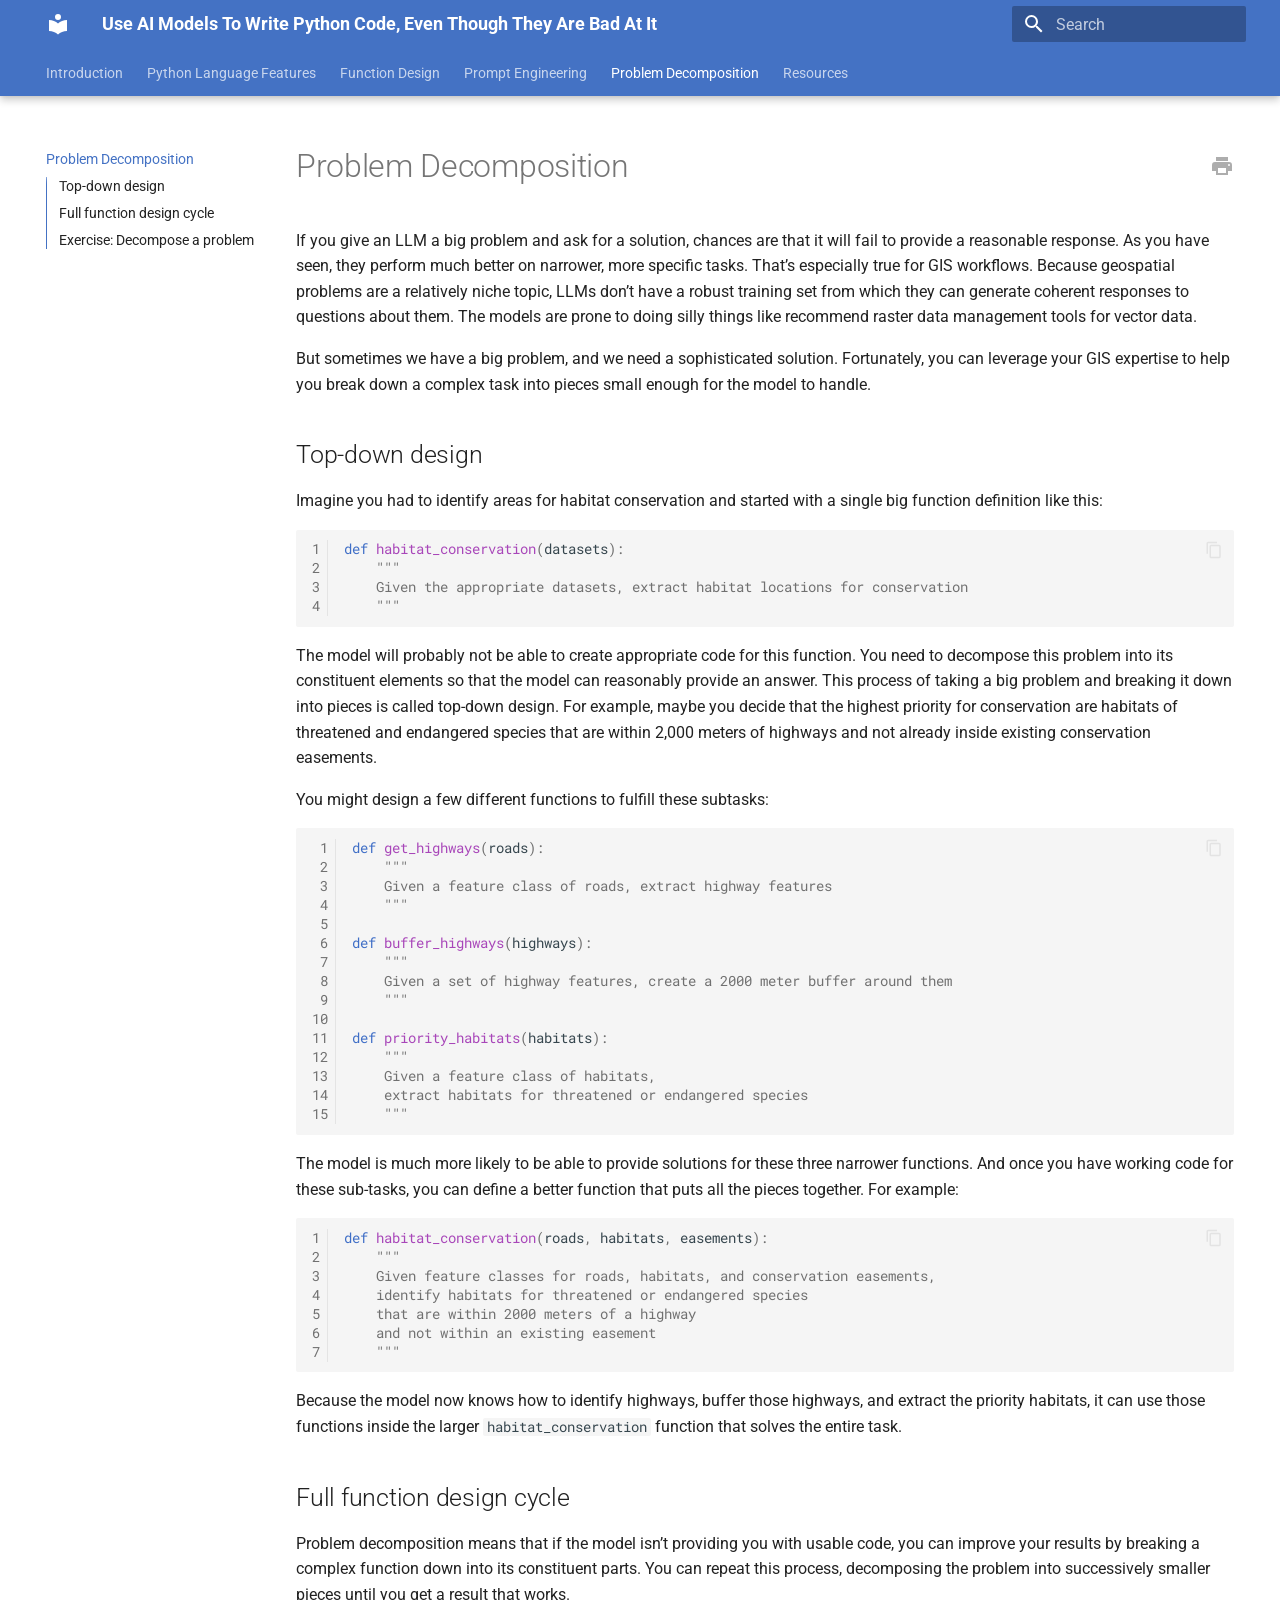
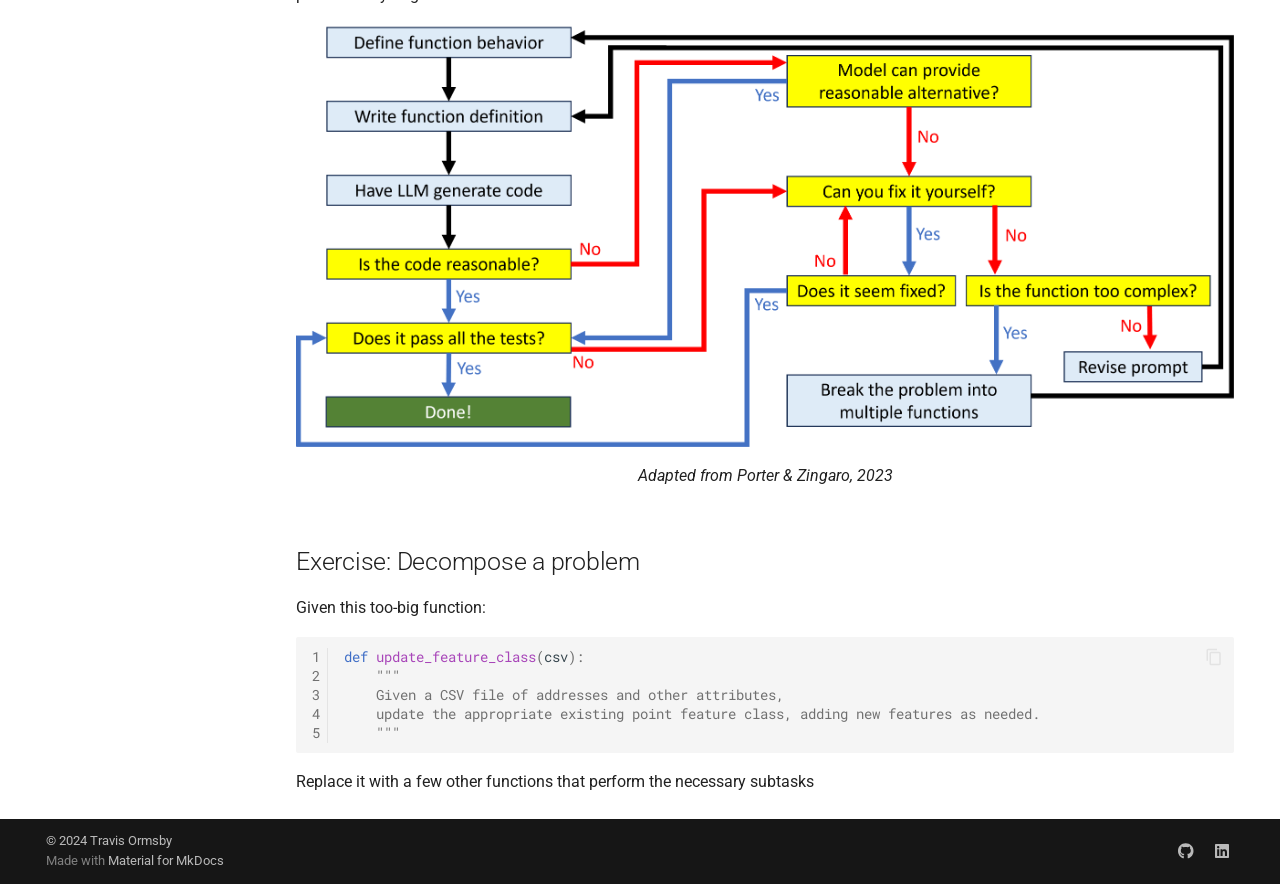
<file: ProblemDecomposition/index.html>
<!doctype html>
<html lang="en" class="no-js">
  <head>
    
      <meta charset="utf-8">
      <meta name="viewport" content="width=device-width,initial-scale=1">
      
      
      
      
        <link rel="prev" href="../PromptEngineering/">
      
      
        <link rel="next" href="../Resources/">
      
      
      <link rel="icon" href="../assets/images/favicon.png">
      <meta name="generator" content="mkdocs-1.6.1, mkdocs-material-9.5.39">
    
    
      
        <title>Problem Decomposition - Use AI Models To Write Python Code, Even Though They Are Bad At It  </title>
      
    
    
      <link rel="stylesheet" href="../assets/stylesheets/main.8c3ca2c6.min.css">
      
        
        <link rel="stylesheet" href="../assets/stylesheets/palette.06af60db.min.css">
      
      


    
    
      
    
    
      
        
        
        <link rel="preconnect" href="https://fonts.gstatic.com" crossorigin>
        <link rel="stylesheet" href="https://fonts.googleapis.com/css?family=Roboto:300,300i,400,400i,700,700i%7CRoboto+Mono:400,400i,700,700i&display=fallback">
        <style>:root{--md-text-font:"Roboto";--md-code-font:"Roboto Mono"}</style>
      
    
    
      <link rel="stylesheet" href="../css/print-site-enum-headings1.css">
    
      <link rel="stylesheet" href="../css/print-site-enum-headings2.css">
    
      <link rel="stylesheet" href="../css/print-site-enum-headings3.css">
    
      <link rel="stylesheet" href="../css/print-site-enum-headings4.css">
    
      <link rel="stylesheet" href="../css/print-site-enum-headings5.css">
    
      <link rel="stylesheet" href="../css/print-site-enum-headings6.css">
    
      <link rel="stylesheet" href="../css/print-site.css">
    
      <link rel="stylesheet" href="../css/print-site-material.css">
    
      <link rel="stylesheet" href="../stylesheets/extra.css">
    
    <script>__md_scope=new URL("..",location),__md_hash=e=>[...e].reduce(((e,_)=>(e<<5)-e+_.charCodeAt(0)),0),__md_get=(e,_=localStorage,t=__md_scope)=>JSON.parse(_.getItem(t.pathname+"."+e)),__md_set=(e,_,t=localStorage,a=__md_scope)=>{try{t.setItem(a.pathname+"."+e,JSON.stringify(_))}catch(e){}}</script>
    
      

    
    
    
  </head>
  
  
    
    
      
    
    
    
    
    <body dir="ltr" data-md-color-scheme="default" data-md-color-primary="custom" data-md-color-accent="deep-orange">
  
    
    <input class="md-toggle" data-md-toggle="drawer" type="checkbox" id="__drawer" autocomplete="off">
    <input class="md-toggle" data-md-toggle="search" type="checkbox" id="__search" autocomplete="off">
    <label class="md-overlay" for="__drawer"></label>
    <div data-md-component="skip">
      
        
        <a href="#problem-decomposition" class="md-skip">
          Skip to content
        </a>
      
    </div>
    <div data-md-component="announce">
      
    </div>
    
    
      

  

<header class="md-header md-header--shadow md-header--lifted" data-md-component="header">
  <nav class="md-header__inner md-grid" aria-label="Header">
    <a href=".." title="Use AI Models To Write Python Code, Even Though They Are Bad At It  " class="md-header__button md-logo" aria-label="Use AI Models To Write Python Code, Even Though They Are Bad At It  " data-md-component="logo">
      
  
  <svg xmlns="http://www.w3.org/2000/svg" viewBox="0 0 24 24"><path d="M12 8a3 3 0 0 0 3-3 3 3 0 0 0-3-3 3 3 0 0 0-3 3 3 3 0 0 0 3 3m0 3.54C9.64 9.35 6.5 8 3 8v11c3.5 0 6.64 1.35 9 3.54 2.36-2.19 5.5-3.54 9-3.54V8c-3.5 0-6.64 1.35-9 3.54"/></svg>

    </a>
    <label class="md-header__button md-icon" for="__drawer">
      
      <svg xmlns="http://www.w3.org/2000/svg" viewBox="0 0 24 24"><path d="M3 6h18v2H3zm0 5h18v2H3zm0 5h18v2H3z"/></svg>
    </label>
    <div class="md-header__title" data-md-component="header-title">
      <div class="md-header__ellipsis">
        <div class="md-header__topic">
          <span class="md-ellipsis">
            Use AI Models To Write Python Code, Even Though They Are Bad At It  
          </span>
        </div>
        <div class="md-header__topic" data-md-component="header-topic">
          <span class="md-ellipsis">
            
              Problem Decomposition
            
          </span>
        </div>
      </div>
    </div>
    
      
        <form class="md-header__option" data-md-component="palette">
  
    
    
    
    <input class="md-option" data-md-color-media="" data-md-color-scheme="default" data-md-color-primary="custom" data-md-color-accent="deep-orange"  aria-hidden="true"  type="radio" name="__palette" id="__palette_0">
    
  
</form>
      
    
    
      <script>var palette=__md_get("__palette");if(palette&&palette.color){if("(prefers-color-scheme)"===palette.color.media){var media=matchMedia("(prefers-color-scheme: light)"),input=document.querySelector(media.matches?"[data-md-color-media='(prefers-color-scheme: light)']":"[data-md-color-media='(prefers-color-scheme: dark)']");palette.color.media=input.getAttribute("data-md-color-media"),palette.color.scheme=input.getAttribute("data-md-color-scheme"),palette.color.primary=input.getAttribute("data-md-color-primary"),palette.color.accent=input.getAttribute("data-md-color-accent")}for(var[key,value]of Object.entries(palette.color))document.body.setAttribute("data-md-color-"+key,value)}</script>
    
    
    
      <label class="md-header__button md-icon" for="__search">
        
        <svg xmlns="http://www.w3.org/2000/svg" viewBox="0 0 24 24"><path d="M9.5 3A6.5 6.5 0 0 1 16 9.5c0 1.61-.59 3.09-1.56 4.23l.27.27h.79l5 5-1.5 1.5-5-5v-.79l-.27-.27A6.52 6.52 0 0 1 9.5 16 6.5 6.5 0 0 1 3 9.5 6.5 6.5 0 0 1 9.5 3m0 2C7 5 5 7 5 9.5S7 14 9.5 14 14 12 14 9.5 12 5 9.5 5"/></svg>
      </label>
      <div class="md-search" data-md-component="search" role="dialog">
  <label class="md-search__overlay" for="__search"></label>
  <div class="md-search__inner" role="search">
    <form class="md-search__form" name="search">
      <input type="text" class="md-search__input" name="query" aria-label="Search" placeholder="Search" autocapitalize="off" autocorrect="off" autocomplete="off" spellcheck="false" data-md-component="search-query" required>
      <label class="md-search__icon md-icon" for="__search">
        
        <svg xmlns="http://www.w3.org/2000/svg" viewBox="0 0 24 24"><path d="M9.5 3A6.5 6.5 0 0 1 16 9.5c0 1.61-.59 3.09-1.56 4.23l.27.27h.79l5 5-1.5 1.5-5-5v-.79l-.27-.27A6.52 6.52 0 0 1 9.5 16 6.5 6.5 0 0 1 3 9.5 6.5 6.5 0 0 1 9.5 3m0 2C7 5 5 7 5 9.5S7 14 9.5 14 14 12 14 9.5 12 5 9.5 5"/></svg>
        
        <svg xmlns="http://www.w3.org/2000/svg" viewBox="0 0 24 24"><path d="M20 11v2H8l5.5 5.5-1.42 1.42L4.16 12l7.92-7.92L13.5 5.5 8 11z"/></svg>
      </label>
      <nav class="md-search__options" aria-label="Search">
        
        <button type="reset" class="md-search__icon md-icon" title="Clear" aria-label="Clear" tabindex="-1">
          
          <svg xmlns="http://www.w3.org/2000/svg" viewBox="0 0 24 24"><path d="M19 6.41 17.59 5 12 10.59 6.41 5 5 6.41 10.59 12 5 17.59 6.41 19 12 13.41 17.59 19 19 17.59 13.41 12z"/></svg>
        </button>
      </nav>
      
        <div class="md-search__suggest" data-md-component="search-suggest"></div>
      
    </form>
    <div class="md-search__output">
      <div class="md-search__scrollwrap" tabindex="0" data-md-scrollfix>
        <div class="md-search-result" data-md-component="search-result">
          <div class="md-search-result__meta">
            Initializing search
          </div>
          <ol class="md-search-result__list" role="presentation"></ol>
        </div>
      </div>
    </div>
  </div>
</div>
    
    
  </nav>
  
    
      
<nav class="md-tabs" aria-label="Tabs" data-md-component="tabs">
  <div class="md-grid">
    <ul class="md-tabs__list">
      
        
  
  
  
    <li class="md-tabs__item">
      <a href=".." class="md-tabs__link">
        
  
    
  
  Introduction

      </a>
    </li>
  

      
        
  
  
  
    <li class="md-tabs__item">
      <a href="../PythonLanguageFeatures/" class="md-tabs__link">
        
  
    
  
  Python Language Features

      </a>
    </li>
  

      
        
  
  
  
    <li class="md-tabs__item">
      <a href="../FunctionDesign/" class="md-tabs__link">
        
  
    
  
  Function Design

      </a>
    </li>
  

      
        
  
  
  
    <li class="md-tabs__item">
      <a href="../PromptEngineering/" class="md-tabs__link">
        
  
    
  
  Prompt Engineering

      </a>
    </li>
  

      
        
  
  
    
  
  
    <li class="md-tabs__item md-tabs__item--active">
      <a href="./" class="md-tabs__link">
        
  
    
  
  Problem Decomposition

      </a>
    </li>
  

      
        
  
  
  
    <li class="md-tabs__item">
      <a href="../Resources/" class="md-tabs__link">
        
  
    
  
  Resources

      </a>
    </li>
  

      
    </ul>
  </div>
</nav>
    
  
</header>
    
    <div class="md-container" data-md-component="container">
      
      
        
      
      <main class="md-main" data-md-component="main">
        <div class="md-main__inner md-grid">
          
            
              
              <div class="md-sidebar md-sidebar--primary" data-md-component="sidebar" data-md-type="navigation" >
                <div class="md-sidebar__scrollwrap">
                  <div class="md-sidebar__inner">
                    


  


  

<nav class="md-nav md-nav--primary md-nav--lifted md-nav--integrated" aria-label="Navigation" data-md-level="0">
  <label class="md-nav__title" for="__drawer">
    <a href=".." title="Use AI Models To Write Python Code, Even Though They Are Bad At It  " class="md-nav__button md-logo" aria-label="Use AI Models To Write Python Code, Even Though They Are Bad At It  " data-md-component="logo">
      
  
  <svg xmlns="http://www.w3.org/2000/svg" viewBox="0 0 24 24"><path d="M12 8a3 3 0 0 0 3-3 3 3 0 0 0-3-3 3 3 0 0 0-3 3 3 3 0 0 0 3 3m0 3.54C9.64 9.35 6.5 8 3 8v11c3.5 0 6.64 1.35 9 3.54 2.36-2.19 5.5-3.54 9-3.54V8c-3.5 0-6.64 1.35-9 3.54"/></svg>

    </a>
    Use AI Models To Write Python Code, Even Though They Are Bad At It  
  </label>
  
  <ul class="md-nav__list" data-md-scrollfix>
    
      
      
  
  
  
  
    <li class="md-nav__item">
      <a href=".." class="md-nav__link">
        
  
  <span class="md-ellipsis">
    Introduction
  </span>
  

      </a>
    </li>
  

    
      
      
  
  
  
  
    <li class="md-nav__item">
      <a href="../PythonLanguageFeatures/" class="md-nav__link">
        
  
  <span class="md-ellipsis">
    Python Language Features
  </span>
  

      </a>
    </li>
  

    
      
      
  
  
  
  
    <li class="md-nav__item">
      <a href="../FunctionDesign/" class="md-nav__link">
        
  
  <span class="md-ellipsis">
    Function Design
  </span>
  

      </a>
    </li>
  

    
      
      
  
  
  
  
    <li class="md-nav__item">
      <a href="../PromptEngineering/" class="md-nav__link">
        
  
  <span class="md-ellipsis">
    Prompt Engineering
  </span>
  

      </a>
    </li>
  

    
      
      
  
  
    
  
  
  
    <li class="md-nav__item md-nav__item--active">
      
      <input class="md-nav__toggle md-toggle" type="checkbox" id="__toc">
      
      
        
      
      
        <label class="md-nav__link md-nav__link--active" for="__toc">
          
  
  <span class="md-ellipsis">
    Problem Decomposition
  </span>
  

          <span class="md-nav__icon md-icon"></span>
        </label>
      
      <a href="./" class="md-nav__link md-nav__link--active">
        
  
  <span class="md-ellipsis">
    Problem Decomposition
  </span>
  

      </a>
      
        

<nav class="md-nav md-nav--secondary" aria-label="Table of contents">
  
  
  
    
  
  
    <label class="md-nav__title" for="__toc">
      <span class="md-nav__icon md-icon"></span>
      Table of contents
    </label>
    <ul class="md-nav__list" data-md-component="toc" data-md-scrollfix>
      
        <li class="md-nav__item">
  <a href="#top-down-design" class="md-nav__link">
    <span class="md-ellipsis">
      Top-down design
    </span>
  </a>
  
</li>
      
        <li class="md-nav__item">
  <a href="#full-function-design-cycle" class="md-nav__link">
    <span class="md-ellipsis">
      Full function design cycle
    </span>
  </a>
  
</li>
      
        <li class="md-nav__item">
  <a href="#exercise-decompose-a-problem" class="md-nav__link">
    <span class="md-ellipsis">
      Exercise: Decompose a problem
    </span>
  </a>
  
</li>
      
    </ul>
  
</nav>
      
    </li>
  

    
      
      
  
  
  
  
    <li class="md-nav__item">
      <a href="../Resources/" class="md-nav__link">
        
  
  <span class="md-ellipsis">
    Resources
  </span>
  

      </a>
    </li>
  

    
  </ul>
</nav>
                  </div>
                </div>
              </div>
            
            
          
          
            <div class="md-content" data-md-component="content">
              <article class="md-content__inner md-typeset">
                


    <a href="../print_page/" title="Print Site" class="md-content__button md-icon">
        <svg xmlns="http://www.w3.org/2000/svg" viewBox="0 0 24 24"><path d="M18 3H6v4h12m1 5a1 1 0 0 1-1-1 1 1 0 0 1 1-1 1 1 0 0 1 1 1 1 1 0 0 1-1 1m-3 7H8v-5h8m3-6H5a3 3 0 0 0-3 3v6h4v4h12v-4h4v-6a3 3 0 0 0-3-3"/></svg>
    </a>



                  


<h1 id="problem-decomposition">Problem Decomposition</h1>
<p>If you give an LLM a big problem and ask for a solution, chances are that it will fail to provide a reasonable response. As you have seen, they perform much better on narrower, more specific tasks. That’s especially true for GIS workflows. Because geospatial problems are a relatively niche topic, LLMs don’t have a robust training set from which they can generate coherent responses to questions about them. The models are prone to doing silly things like recommend raster data management tools for vector data. </p>
<p>But sometimes we have a big problem, and we need a sophisticated solution. Fortunately, you can leverage your GIS expertise to help you break down a complex task into pieces small enough for the model to handle. </p>
<h2 id="top-down-design">Top-down design</h2>
<p>Imagine you had to identify areas for habitat conservation and started with a single big function definition like this:</p>
<div class="highlight"><table class="highlighttable"><tr><td class="linenos"><div class="linenodiv"><pre><span></span><span class="normal"><a href="#__codelineno-0-1">1</a></span>
<span class="normal"><a href="#__codelineno-0-2">2</a></span>
<span class="normal"><a href="#__codelineno-0-3">3</a></span>
<span class="normal"><a href="#__codelineno-0-4">4</a></span></pre></div></td><td class="code"><div><pre><span></span><code><a id="__codelineno-0-1" name="__codelineno-0-1"></a><span class="k">def</span> <span class="nf">habitat_conservation</span><span class="p">(</span><span class="n">datasets</span><span class="p">):</span>
<a id="__codelineno-0-2" name="__codelineno-0-2"></a><span class="w">    </span><span class="sd">&quot;&quot;&quot;</span>
<a id="__codelineno-0-3" name="__codelineno-0-3"></a><span class="sd">    Given the appropriate datasets, extract habitat locations for conservation</span>
<a id="__codelineno-0-4" name="__codelineno-0-4"></a><span class="sd">    &quot;&quot;&quot;</span>
</code></pre></div></td></tr></table></div>
<p>The model will probably not be able to create appropriate code for this function. You need to decompose this problem into its constituent elements so that the model can reasonably provide an answer. This process of taking a big problem and breaking it down into pieces is called top-down design. For example, maybe you decide that the highest priority for conservation are habitats of threatened and endangered species that are within 2,000 meters of highways and not already inside existing conservation easements.</p>
<p>You might design a few different functions to fulfill these subtasks:</p>
<div class="highlight"><table class="highlighttable"><tr><td class="linenos"><div class="linenodiv"><pre><span></span><span class="normal"><a href="#__codelineno-1-1"> 1</a></span>
<span class="normal"><a href="#__codelineno-1-2"> 2</a></span>
<span class="normal"><a href="#__codelineno-1-3"> 3</a></span>
<span class="normal"><a href="#__codelineno-1-4"> 4</a></span>
<span class="normal"><a href="#__codelineno-1-5"> 5</a></span>
<span class="normal"><a href="#__codelineno-1-6"> 6</a></span>
<span class="normal"><a href="#__codelineno-1-7"> 7</a></span>
<span class="normal"><a href="#__codelineno-1-8"> 8</a></span>
<span class="normal"><a href="#__codelineno-1-9"> 9</a></span>
<span class="normal"><a href="#__codelineno-1-10">10</a></span>
<span class="normal"><a href="#__codelineno-1-11">11</a></span>
<span class="normal"><a href="#__codelineno-1-12">12</a></span>
<span class="normal"><a href="#__codelineno-1-13">13</a></span>
<span class="normal"><a href="#__codelineno-1-14">14</a></span>
<span class="normal"><a href="#__codelineno-1-15">15</a></span></pre></div></td><td class="code"><div><pre><span></span><code><a id="__codelineno-1-1" name="__codelineno-1-1"></a><span class="k">def</span> <span class="nf">get_highways</span><span class="p">(</span><span class="n">roads</span><span class="p">):</span>
<a id="__codelineno-1-2" name="__codelineno-1-2"></a><span class="w">    </span><span class="sd">&quot;&quot;&quot;</span>
<a id="__codelineno-1-3" name="__codelineno-1-3"></a><span class="sd">    Given a feature class of roads, extract highway features</span>
<a id="__codelineno-1-4" name="__codelineno-1-4"></a><span class="sd">    &quot;&quot;&quot;</span>
<a id="__codelineno-1-5" name="__codelineno-1-5"></a>
<a id="__codelineno-1-6" name="__codelineno-1-6"></a><span class="k">def</span> <span class="nf">buffer_highways</span><span class="p">(</span><span class="n">highways</span><span class="p">):</span>
<a id="__codelineno-1-7" name="__codelineno-1-7"></a><span class="w">    </span><span class="sd">&quot;&quot;&quot;</span>
<a id="__codelineno-1-8" name="__codelineno-1-8"></a><span class="sd">    Given a set of highway features, create a 2000 meter buffer around them</span>
<a id="__codelineno-1-9" name="__codelineno-1-9"></a><span class="sd">    &quot;&quot;&quot;</span>
<a id="__codelineno-1-10" name="__codelineno-1-10"></a>
<a id="__codelineno-1-11" name="__codelineno-1-11"></a><span class="k">def</span> <span class="nf">priority_habitats</span><span class="p">(</span><span class="n">habitats</span><span class="p">):</span>
<a id="__codelineno-1-12" name="__codelineno-1-12"></a><span class="w">    </span><span class="sd">&quot;&quot;&quot;</span>
<a id="__codelineno-1-13" name="__codelineno-1-13"></a><span class="sd">    Given a feature class of habitats, </span>
<a id="__codelineno-1-14" name="__codelineno-1-14"></a><span class="sd">    extract habitats for threatened or endangered species</span>
<a id="__codelineno-1-15" name="__codelineno-1-15"></a><span class="sd">    &quot;&quot;&quot;</span>
</code></pre></div></td></tr></table></div>
<p>The model is much more likely to be able to provide solutions for these three narrower functions. And once you have working code for these sub-tasks, you can define a better function that puts all the pieces together. For example:</p>
<div class="highlight"><table class="highlighttable"><tr><td class="linenos"><div class="linenodiv"><pre><span></span><span class="normal"><a href="#__codelineno-2-1">1</a></span>
<span class="normal"><a href="#__codelineno-2-2">2</a></span>
<span class="normal"><a href="#__codelineno-2-3">3</a></span>
<span class="normal"><a href="#__codelineno-2-4">4</a></span>
<span class="normal"><a href="#__codelineno-2-5">5</a></span>
<span class="normal"><a href="#__codelineno-2-6">6</a></span>
<span class="normal"><a href="#__codelineno-2-7">7</a></span></pre></div></td><td class="code"><div><pre><span></span><code><a id="__codelineno-2-1" name="__codelineno-2-1"></a><span class="k">def</span> <span class="nf">habitat_conservation</span><span class="p">(</span><span class="n">roads</span><span class="p">,</span> <span class="n">habitats</span><span class="p">,</span> <span class="n">easements</span><span class="p">):</span>
<a id="__codelineno-2-2" name="__codelineno-2-2"></a><span class="w">    </span><span class="sd">&quot;&quot;&quot;</span>
<a id="__codelineno-2-3" name="__codelineno-2-3"></a><span class="sd">    Given feature classes for roads, habitats, and conservation easements,</span>
<a id="__codelineno-2-4" name="__codelineno-2-4"></a><span class="sd">    identify habitats for threatened or endangered species </span>
<a id="__codelineno-2-5" name="__codelineno-2-5"></a><span class="sd">    that are within 2000 meters of a highway</span>
<a id="__codelineno-2-6" name="__codelineno-2-6"></a><span class="sd">    and not within an existing easement</span>
<a id="__codelineno-2-7" name="__codelineno-2-7"></a><span class="sd">    &quot;&quot;&quot;</span>
</code></pre></div></td></tr></table></div>
<p>Because the model now knows how to identify highways, buffer those highways, and extract the priority habitats, it can use those functions inside the larger <code>habitat_conservation</code> function that solves the entire task.</p>
<h2 id="full-function-design-cycle">Full function design cycle</h2>
<p>Problem decomposition means that if the model isn’t providing you with usable code, you can improve your results by breaking a complex function down into its constituent parts. You can repeat this process, decomposing the problem into successively smaller pieces until you get a result that works.</p>
<figure>
  <img alt="Image title" src="../images/function_design4.png" />
  <figcaption>Adapted from Porter &amp; Zingaro, 2023</figcaption>
</figure>
<h2 id="exercise-decompose-a-problem">Exercise: Decompose a problem</h2>
<p>Given this too-big function:</p>
<div class="highlight"><table class="highlighttable"><tr><td class="linenos"><div class="linenodiv"><pre><span></span><span class="normal"><a href="#__codelineno-3-1">1</a></span>
<span class="normal"><a href="#__codelineno-3-2">2</a></span>
<span class="normal"><a href="#__codelineno-3-3">3</a></span>
<span class="normal"><a href="#__codelineno-3-4">4</a></span>
<span class="normal"><a href="#__codelineno-3-5">5</a></span></pre></div></td><td class="code"><div><pre><span></span><code><a id="__codelineno-3-1" name="__codelineno-3-1"></a><span class="k">def</span> <span class="nf">update_feature_class</span><span class="p">(</span><span class="n">csv</span><span class="p">):</span>
<a id="__codelineno-3-2" name="__codelineno-3-2"></a><span class="w">    </span><span class="sd">&quot;&quot;&quot;</span>
<a id="__codelineno-3-3" name="__codelineno-3-3"></a><span class="sd">    Given a CSV file of addresses and other attributes, </span>
<a id="__codelineno-3-4" name="__codelineno-3-4"></a><span class="sd">    update the appropriate existing point feature class, adding new features as needed.</span>
<a id="__codelineno-3-5" name="__codelineno-3-5"></a><span class="sd">    &quot;&quot;&quot;</span>
</code></pre></div></td></tr></table></div>
<p>Replace it with a few other functions that perform the necessary subtasks</p>












                

              </article>
            </div>
          
          
  <script>var tabs=__md_get("__tabs");if(Array.isArray(tabs))e:for(var set of document.querySelectorAll(".tabbed-set")){var labels=set.querySelector(".tabbed-labels");for(var tab of tabs)for(var label of labels.getElementsByTagName("label"))if(label.innerText.trim()===tab){var input=document.getElementById(label.htmlFor);input.checked=!0;continue e}}</script>

<script>var target=document.getElementById(location.hash.slice(1));target&&target.name&&(target.checked=target.name.startsWith("__tabbed_"))</script>
        </div>
        
          <button type="button" class="md-top md-icon" data-md-component="top" hidden>
  
  <svg xmlns="http://www.w3.org/2000/svg" viewBox="0 0 24 24"><path d="M13 20h-2V8l-5.5 5.5-1.42-1.42L12 4.16l7.92 7.92-1.42 1.42L13 8z"/></svg>
  Back to top
</button>
        
      </main>
      
        <footer class="md-footer">
  
  <div class="md-footer-meta md-typeset">
    <div class="md-footer-meta__inner md-grid">
      <div class="md-copyright">
  
    <div class="md-copyright__highlight">
      © 2024 <a href="https://github.com/travisormsby" target"_blank" rel="noopener">Travis Ormsby</a>
    </div>
  
  
    Made with
    <a href="https://squidfunk.github.io/mkdocs-material/" target="_blank" rel="noopener">
      Material for MkDocs
    </a>
  
</div>
      
        <div class="md-social">
  
    
    
    
    
      
      
    
    <a href="https://github.com/travisormsby" target="_blank" rel="noopener" title="github.com" class="md-social__link">
      <svg xmlns="http://www.w3.org/2000/svg" viewBox="0 0 496 512"><!--! Font Awesome Free 6.6.0 by @fontawesome - https://fontawesome.com License - https://fontawesome.com/license/free (Icons: CC BY 4.0, Fonts: SIL OFL 1.1, Code: MIT License) Copyright 2024 Fonticons, Inc.--><path d="M165.9 397.4c0 2-2.3 3.6-5.2 3.6-3.3.3-5.6-1.3-5.6-3.6 0-2 2.3-3.6 5.2-3.6 3-.3 5.6 1.3 5.6 3.6m-31.1-4.5c-.7 2 1.3 4.3 4.3 4.9 2.6 1 5.6 0 6.2-2s-1.3-4.3-4.3-5.2c-2.6-.7-5.5.3-6.2 2.3m44.2-1.7c-2.9.7-4.9 2.6-4.6 4.9.3 2 2.9 3.3 5.9 2.6 2.9-.7 4.9-2.6 4.6-4.6-.3-1.9-3-3.2-5.9-2.9M244.8 8C106.1 8 0 113.3 0 252c0 110.9 69.8 205.8 169.5 239.2 12.8 2.3 17.3-5.6 17.3-12.1 0-6.2-.3-40.4-.3-61.4 0 0-70 15-84.7-29.8 0 0-11.4-29.1-27.8-36.6 0 0-22.9-15.7 1.6-15.4 0 0 24.9 2 38.6 25.8 21.9 38.6 58.6 27.5 72.9 20.9 2.3-16 8.8-27.1 16-33.7-55.9-6.2-112.3-14.3-112.3-110.5 0-27.5 7.6-41.3 23.6-58.9-2.6-6.5-11.1-33.3 2.6-67.9 20.9-6.5 69 27 69 27 20-5.6 41.5-8.5 62.8-8.5s42.8 2.9 62.8 8.5c0 0 48.1-33.6 69-27 13.7 34.7 5.2 61.4 2.6 67.9 16 17.7 25.8 31.5 25.8 58.9 0 96.5-58.9 104.2-114.8 110.5 9.2 7.9 17 22.9 17 46.4 0 33.7-.3 75.4-.3 83.6 0 6.5 4.6 14.4 17.3 12.1C428.2 457.8 496 362.9 496 252 496 113.3 383.5 8 244.8 8M97.2 352.9c-1.3 1-1 3.3.7 5.2 1.6 1.6 3.9 2.3 5.2 1 1.3-1 1-3.3-.7-5.2-1.6-1.6-3.9-2.3-5.2-1m-10.8-8.1c-.7 1.3.3 2.9 2.3 3.9 1.6 1 3.6.7 4.3-.7.7-1.3-.3-2.9-2.3-3.9-2-.6-3.6-.3-4.3.7m32.4 35.6c-1.6 1.3-1 4.3 1.3 6.2 2.3 2.3 5.2 2.6 6.5 1 1.3-1.3.7-4.3-1.3-6.2-2.2-2.3-5.2-2.6-6.5-1m-11.4-14.7c-1.6 1-1.6 3.6 0 5.9s4.3 3.3 5.6 2.3c1.6-1.3 1.6-3.9 0-6.2-1.4-2.3-4-3.3-5.6-2"/></svg>
    </a>
  
    
    
    
    
      
      
    
    <a href="https://www.linkedin.com/in/travis-ormsby/" target="_blank" rel="noopener" title="www.linkedin.com" class="md-social__link">
      <svg xmlns="http://www.w3.org/2000/svg" viewBox="0 0 448 512"><!--! Font Awesome Free 6.6.0 by @fontawesome - https://fontawesome.com License - https://fontawesome.com/license/free (Icons: CC BY 4.0, Fonts: SIL OFL 1.1, Code: MIT License) Copyright 2024 Fonticons, Inc.--><path d="M416 32H31.9C14.3 32 0 46.5 0 64.3v383.4C0 465.5 14.3 480 31.9 480H416c17.6 0 32-14.5 32-32.3V64.3c0-17.8-14.4-32.3-32-32.3M135.4 416H69V202.2h66.5V416zm-33.2-243c-21.3 0-38.5-17.3-38.5-38.5S80.9 96 102.2 96c21.2 0 38.5 17.3 38.5 38.5 0 21.3-17.2 38.5-38.5 38.5m282.1 243h-66.4V312c0-24.8-.5-56.7-34.5-56.7-34.6 0-39.9 27-39.9 54.9V416h-66.4V202.2h63.7v29.2h.9c8.9-16.8 30.6-34.5 62.9-34.5 67.2 0 79.7 44.3 79.7 101.9z"/></svg>
    </a>
  
</div>
      
    </div>
  </div>
</footer>
      
    </div>
    <div class="md-dialog" data-md-component="dialog">
      <div class="md-dialog__inner md-typeset"></div>
    </div>
    
    
    <script id="__config" type="application/json">{"base": "..", "features": ["navigation.tabs", "navigation.tabs.sticky", "navigation.sections", "navigation.indexes", "navigation.top", "toc.integrate", "search.suggest", "search.highlight", "content.tabs.link", "content.code.annotation", "content.code.copy"], "search": "../assets/javascripts/workers/search.6ce7567c.min.js", "translations": {"clipboard.copied": "Copied to clipboard", "clipboard.copy": "Copy to clipboard", "search.result.more.one": "1 more on this page", "search.result.more.other": "# more on this page", "search.result.none": "No matching documents", "search.result.one": "1 matching document", "search.result.other": "# matching documents", "search.result.placeholder": "Type to start searching", "search.result.term.missing": "Missing", "select.version": "Select version"}}</script>
    
    
      <script src="../assets/javascripts/bundle.525ec568.min.js"></script>
      
        <script src="../js/print-site.js"></script>
      
    
  </body>
</html>
</file>
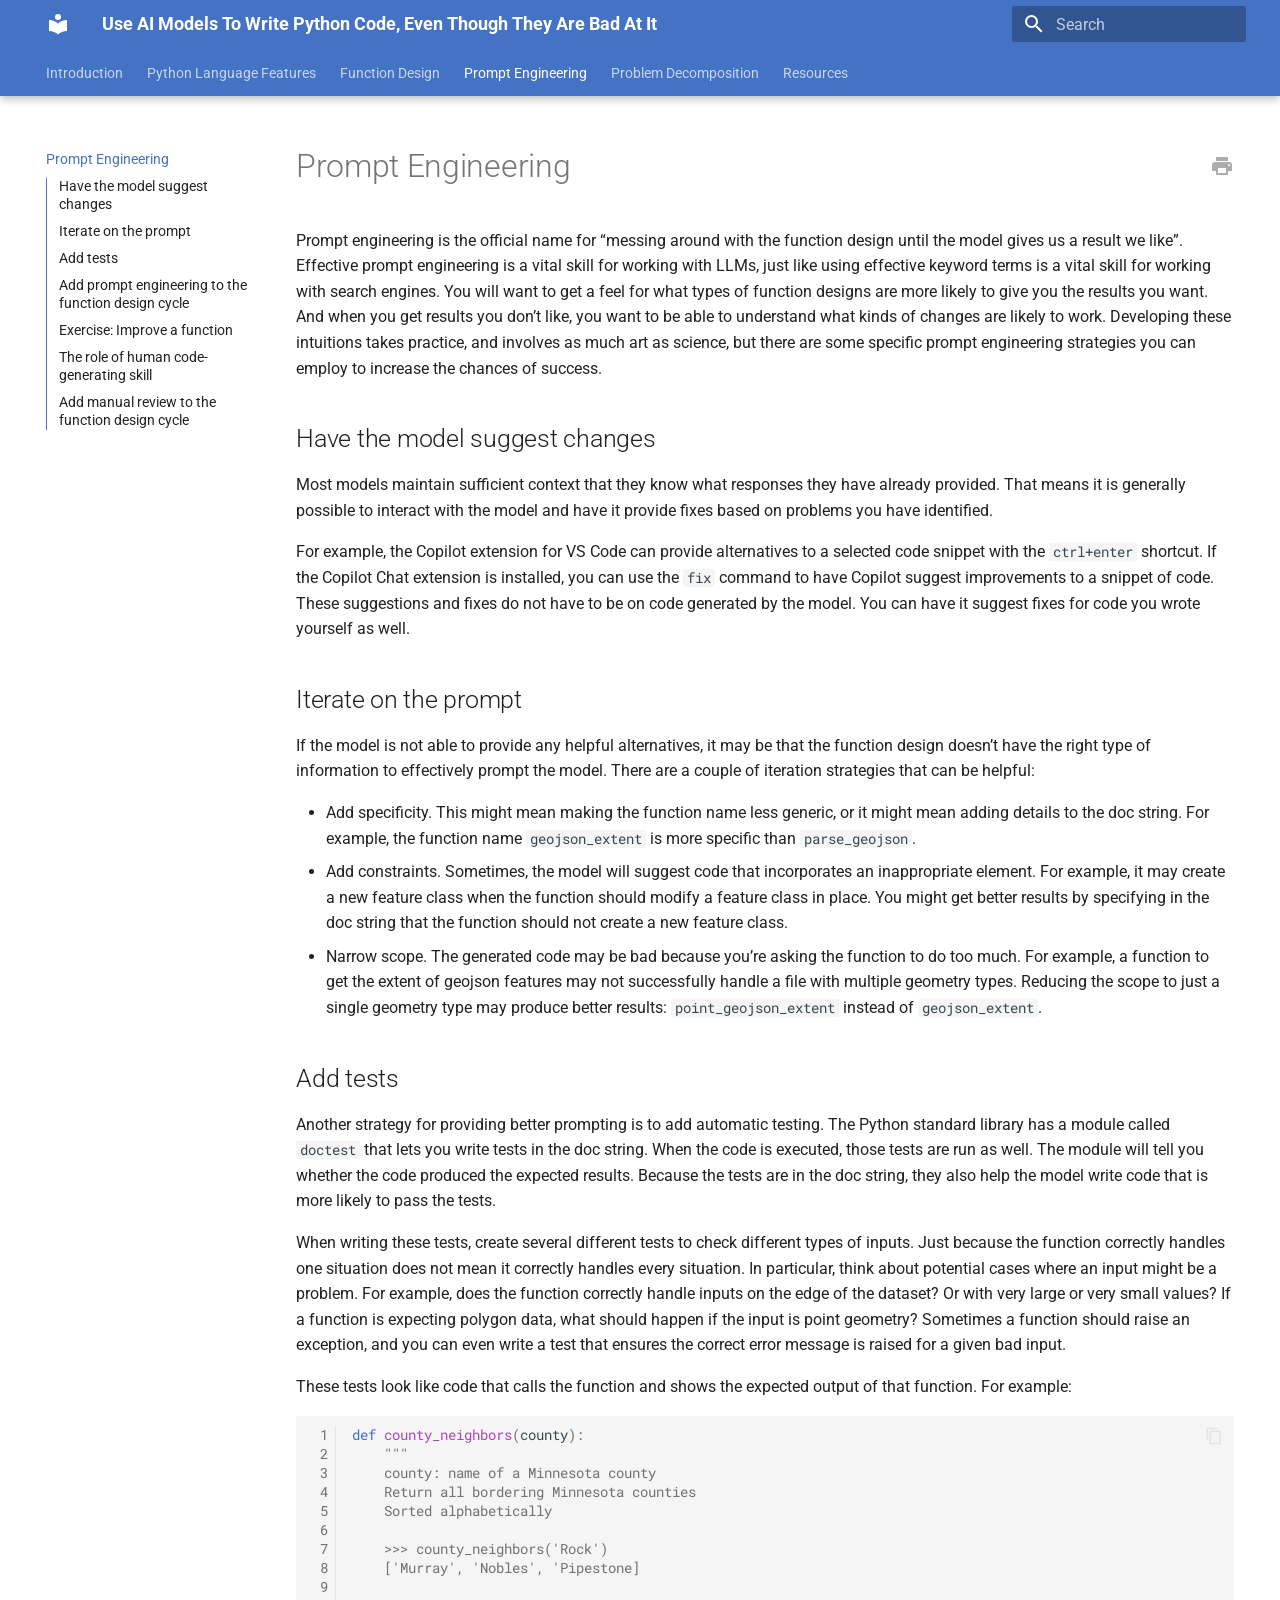
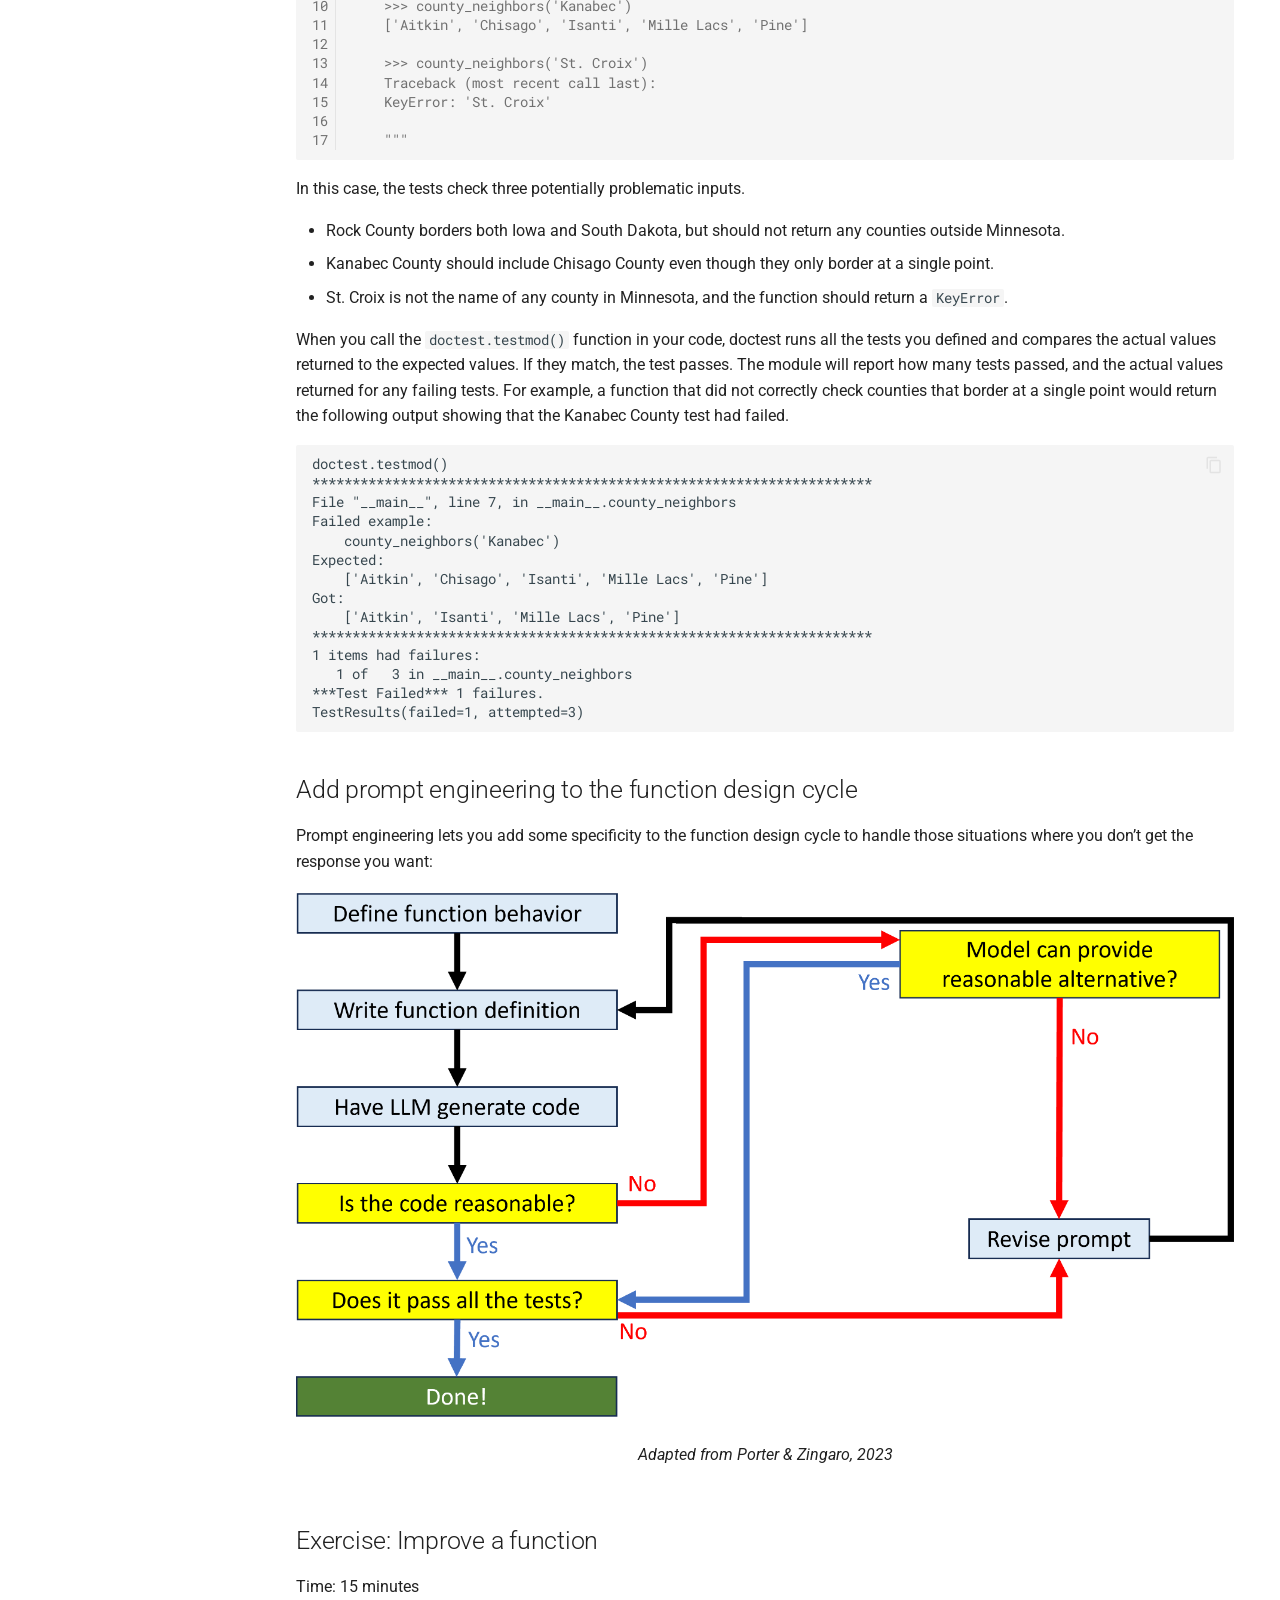
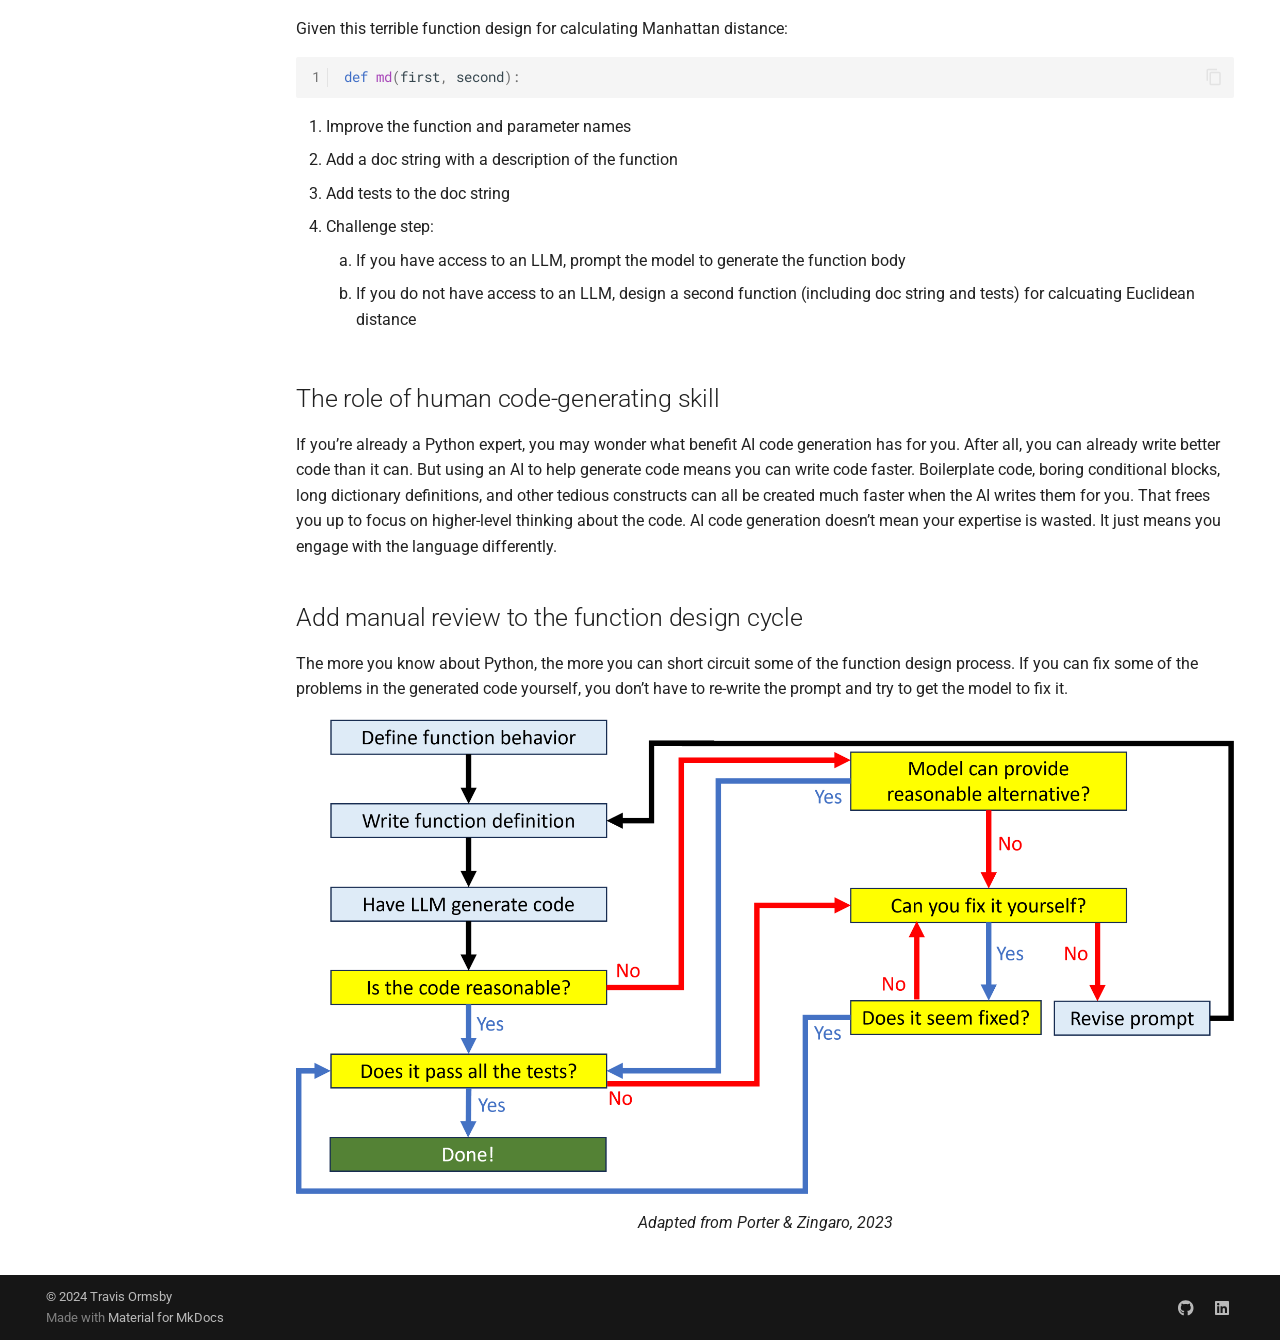
<file: PromptEngineering/index.html>
<!doctype html>
<html lang="en" class="no-js">
  <head>
    
      <meta charset="utf-8">
      <meta name="viewport" content="width=device-width,initial-scale=1">
      
      
      
      
        <link rel="prev" href="../FunctionDesign/">
      
      
        <link rel="next" href="../ProblemDecomposition/">
      
      
      <link rel="icon" href="../assets/images/favicon.png">
      <meta name="generator" content="mkdocs-1.6.1, mkdocs-material-9.5.39">
    
    
      
        <title>Prompt Engineering - Use AI Models To Write Python Code, Even Though They Are Bad At It  </title>
      
    
    
      <link rel="stylesheet" href="../assets/stylesheets/main.8c3ca2c6.min.css">
      
        
        <link rel="stylesheet" href="../assets/stylesheets/palette.06af60db.min.css">
      
      


    
    
      
    
    
      
        
        
        <link rel="preconnect" href="https://fonts.gstatic.com" crossorigin>
        <link rel="stylesheet" href="https://fonts.googleapis.com/css?family=Roboto:300,300i,400,400i,700,700i%7CRoboto+Mono:400,400i,700,700i&display=fallback">
        <style>:root{--md-text-font:"Roboto";--md-code-font:"Roboto Mono"}</style>
      
    
    
      <link rel="stylesheet" href="../css/print-site-enum-headings1.css">
    
      <link rel="stylesheet" href="../css/print-site-enum-headings2.css">
    
      <link rel="stylesheet" href="../css/print-site-enum-headings3.css">
    
      <link rel="stylesheet" href="../css/print-site-enum-headings4.css">
    
      <link rel="stylesheet" href="../css/print-site-enum-headings5.css">
    
      <link rel="stylesheet" href="../css/print-site-enum-headings6.css">
    
      <link rel="stylesheet" href="../css/print-site.css">
    
      <link rel="stylesheet" href="../css/print-site-material.css">
    
      <link rel="stylesheet" href="../stylesheets/extra.css">
    
    <script>__md_scope=new URL("..",location),__md_hash=e=>[...e].reduce(((e,_)=>(e<<5)-e+_.charCodeAt(0)),0),__md_get=(e,_=localStorage,t=__md_scope)=>JSON.parse(_.getItem(t.pathname+"."+e)),__md_set=(e,_,t=localStorage,a=__md_scope)=>{try{t.setItem(a.pathname+"."+e,JSON.stringify(_))}catch(e){}}</script>
    
      

    
    
    
  </head>
  
  
    
    
      
    
    
    
    
    <body dir="ltr" data-md-color-scheme="default" data-md-color-primary="custom" data-md-color-accent="deep-orange">
  
    
    <input class="md-toggle" data-md-toggle="drawer" type="checkbox" id="__drawer" autocomplete="off">
    <input class="md-toggle" data-md-toggle="search" type="checkbox" id="__search" autocomplete="off">
    <label class="md-overlay" for="__drawer"></label>
    <div data-md-component="skip">
      
        
        <a href="#prompt-engineering" class="md-skip">
          Skip to content
        </a>
      
    </div>
    <div data-md-component="announce">
      
    </div>
    
    
      

  

<header class="md-header md-header--shadow md-header--lifted" data-md-component="header">
  <nav class="md-header__inner md-grid" aria-label="Header">
    <a href=".." title="Use AI Models To Write Python Code, Even Though They Are Bad At It  " class="md-header__button md-logo" aria-label="Use AI Models To Write Python Code, Even Though They Are Bad At It  " data-md-component="logo">
      
  
  <svg xmlns="http://www.w3.org/2000/svg" viewBox="0 0 24 24"><path d="M12 8a3 3 0 0 0 3-3 3 3 0 0 0-3-3 3 3 0 0 0-3 3 3 3 0 0 0 3 3m0 3.54C9.64 9.35 6.5 8 3 8v11c3.5 0 6.64 1.35 9 3.54 2.36-2.19 5.5-3.54 9-3.54V8c-3.5 0-6.64 1.35-9 3.54"/></svg>

    </a>
    <label class="md-header__button md-icon" for="__drawer">
      
      <svg xmlns="http://www.w3.org/2000/svg" viewBox="0 0 24 24"><path d="M3 6h18v2H3zm0 5h18v2H3zm0 5h18v2H3z"/></svg>
    </label>
    <div class="md-header__title" data-md-component="header-title">
      <div class="md-header__ellipsis">
        <div class="md-header__topic">
          <span class="md-ellipsis">
            Use AI Models To Write Python Code, Even Though They Are Bad At It  
          </span>
        </div>
        <div class="md-header__topic" data-md-component="header-topic">
          <span class="md-ellipsis">
            
              Prompt Engineering
            
          </span>
        </div>
      </div>
    </div>
    
      
        <form class="md-header__option" data-md-component="palette">
  
    
    
    
    <input class="md-option" data-md-color-media="" data-md-color-scheme="default" data-md-color-primary="custom" data-md-color-accent="deep-orange"  aria-hidden="true"  type="radio" name="__palette" id="__palette_0">
    
  
</form>
      
    
    
      <script>var palette=__md_get("__palette");if(palette&&palette.color){if("(prefers-color-scheme)"===palette.color.media){var media=matchMedia("(prefers-color-scheme: light)"),input=document.querySelector(media.matches?"[data-md-color-media='(prefers-color-scheme: light)']":"[data-md-color-media='(prefers-color-scheme: dark)']");palette.color.media=input.getAttribute("data-md-color-media"),palette.color.scheme=input.getAttribute("data-md-color-scheme"),palette.color.primary=input.getAttribute("data-md-color-primary"),palette.color.accent=input.getAttribute("data-md-color-accent")}for(var[key,value]of Object.entries(palette.color))document.body.setAttribute("data-md-color-"+key,value)}</script>
    
    
    
      <label class="md-header__button md-icon" for="__search">
        
        <svg xmlns="http://www.w3.org/2000/svg" viewBox="0 0 24 24"><path d="M9.5 3A6.5 6.5 0 0 1 16 9.5c0 1.61-.59 3.09-1.56 4.23l.27.27h.79l5 5-1.5 1.5-5-5v-.79l-.27-.27A6.52 6.52 0 0 1 9.5 16 6.5 6.5 0 0 1 3 9.5 6.5 6.5 0 0 1 9.5 3m0 2C7 5 5 7 5 9.5S7 14 9.5 14 14 12 14 9.5 12 5 9.5 5"/></svg>
      </label>
      <div class="md-search" data-md-component="search" role="dialog">
  <label class="md-search__overlay" for="__search"></label>
  <div class="md-search__inner" role="search">
    <form class="md-search__form" name="search">
      <input type="text" class="md-search__input" name="query" aria-label="Search" placeholder="Search" autocapitalize="off" autocorrect="off" autocomplete="off" spellcheck="false" data-md-component="search-query" required>
      <label class="md-search__icon md-icon" for="__search">
        
        <svg xmlns="http://www.w3.org/2000/svg" viewBox="0 0 24 24"><path d="M9.5 3A6.5 6.5 0 0 1 16 9.5c0 1.61-.59 3.09-1.56 4.23l.27.27h.79l5 5-1.5 1.5-5-5v-.79l-.27-.27A6.52 6.52 0 0 1 9.5 16 6.5 6.5 0 0 1 3 9.5 6.5 6.5 0 0 1 9.5 3m0 2C7 5 5 7 5 9.5S7 14 9.5 14 14 12 14 9.5 12 5 9.5 5"/></svg>
        
        <svg xmlns="http://www.w3.org/2000/svg" viewBox="0 0 24 24"><path d="M20 11v2H8l5.5 5.5-1.42 1.42L4.16 12l7.92-7.92L13.5 5.5 8 11z"/></svg>
      </label>
      <nav class="md-search__options" aria-label="Search">
        
        <button type="reset" class="md-search__icon md-icon" title="Clear" aria-label="Clear" tabindex="-1">
          
          <svg xmlns="http://www.w3.org/2000/svg" viewBox="0 0 24 24"><path d="M19 6.41 17.59 5 12 10.59 6.41 5 5 6.41 10.59 12 5 17.59 6.41 19 12 13.41 17.59 19 19 17.59 13.41 12z"/></svg>
        </button>
      </nav>
      
        <div class="md-search__suggest" data-md-component="search-suggest"></div>
      
    </form>
    <div class="md-search__output">
      <div class="md-search__scrollwrap" tabindex="0" data-md-scrollfix>
        <div class="md-search-result" data-md-component="search-result">
          <div class="md-search-result__meta">
            Initializing search
          </div>
          <ol class="md-search-result__list" role="presentation"></ol>
        </div>
      </div>
    </div>
  </div>
</div>
    
    
  </nav>
  
    
      
<nav class="md-tabs" aria-label="Tabs" data-md-component="tabs">
  <div class="md-grid">
    <ul class="md-tabs__list">
      
        
  
  
  
    <li class="md-tabs__item">
      <a href=".." class="md-tabs__link">
        
  
    
  
  Introduction

      </a>
    </li>
  

      
        
  
  
  
    <li class="md-tabs__item">
      <a href="../PythonLanguageFeatures/" class="md-tabs__link">
        
  
    
  
  Python Language Features

      </a>
    </li>
  

      
        
  
  
  
    <li class="md-tabs__item">
      <a href="../FunctionDesign/" class="md-tabs__link">
        
  
    
  
  Function Design

      </a>
    </li>
  

      
        
  
  
    
  
  
    <li class="md-tabs__item md-tabs__item--active">
      <a href="./" class="md-tabs__link">
        
  
    
  
  Prompt Engineering

      </a>
    </li>
  

      
        
  
  
  
    <li class="md-tabs__item">
      <a href="../ProblemDecomposition/" class="md-tabs__link">
        
  
    
  
  Problem Decomposition

      </a>
    </li>
  

      
        
  
  
  
    <li class="md-tabs__item">
      <a href="../Resources/" class="md-tabs__link">
        
  
    
  
  Resources

      </a>
    </li>
  

      
    </ul>
  </div>
</nav>
    
  
</header>
    
    <div class="md-container" data-md-component="container">
      
      
        
      
      <main class="md-main" data-md-component="main">
        <div class="md-main__inner md-grid">
          
            
              
              <div class="md-sidebar md-sidebar--primary" data-md-component="sidebar" data-md-type="navigation" >
                <div class="md-sidebar__scrollwrap">
                  <div class="md-sidebar__inner">
                    


  


  

<nav class="md-nav md-nav--primary md-nav--lifted md-nav--integrated" aria-label="Navigation" data-md-level="0">
  <label class="md-nav__title" for="__drawer">
    <a href=".." title="Use AI Models To Write Python Code, Even Though They Are Bad At It  " class="md-nav__button md-logo" aria-label="Use AI Models To Write Python Code, Even Though They Are Bad At It  " data-md-component="logo">
      
  
  <svg xmlns="http://www.w3.org/2000/svg" viewBox="0 0 24 24"><path d="M12 8a3 3 0 0 0 3-3 3 3 0 0 0-3-3 3 3 0 0 0-3 3 3 3 0 0 0 3 3m0 3.54C9.64 9.35 6.5 8 3 8v11c3.5 0 6.64 1.35 9 3.54 2.36-2.19 5.5-3.54 9-3.54V8c-3.5 0-6.64 1.35-9 3.54"/></svg>

    </a>
    Use AI Models To Write Python Code, Even Though They Are Bad At It  
  </label>
  
  <ul class="md-nav__list" data-md-scrollfix>
    
      
      
  
  
  
  
    <li class="md-nav__item">
      <a href=".." class="md-nav__link">
        
  
  <span class="md-ellipsis">
    Introduction
  </span>
  

      </a>
    </li>
  

    
      
      
  
  
  
  
    <li class="md-nav__item">
      <a href="../PythonLanguageFeatures/" class="md-nav__link">
        
  
  <span class="md-ellipsis">
    Python Language Features
  </span>
  

      </a>
    </li>
  

    
      
      
  
  
  
  
    <li class="md-nav__item">
      <a href="../FunctionDesign/" class="md-nav__link">
        
  
  <span class="md-ellipsis">
    Function Design
  </span>
  

      </a>
    </li>
  

    
      
      
  
  
    
  
  
  
    <li class="md-nav__item md-nav__item--active">
      
      <input class="md-nav__toggle md-toggle" type="checkbox" id="__toc">
      
      
        
      
      
        <label class="md-nav__link md-nav__link--active" for="__toc">
          
  
  <span class="md-ellipsis">
    Prompt Engineering
  </span>
  

          <span class="md-nav__icon md-icon"></span>
        </label>
      
      <a href="./" class="md-nav__link md-nav__link--active">
        
  
  <span class="md-ellipsis">
    Prompt Engineering
  </span>
  

      </a>
      
        

<nav class="md-nav md-nav--secondary" aria-label="Table of contents">
  
  
  
    
  
  
    <label class="md-nav__title" for="__toc">
      <span class="md-nav__icon md-icon"></span>
      Table of contents
    </label>
    <ul class="md-nav__list" data-md-component="toc" data-md-scrollfix>
      
        <li class="md-nav__item">
  <a href="#have-the-model-suggest-changes" class="md-nav__link">
    <span class="md-ellipsis">
      Have the model suggest changes
    </span>
  </a>
  
</li>
      
        <li class="md-nav__item">
  <a href="#iterate-on-the-prompt" class="md-nav__link">
    <span class="md-ellipsis">
      Iterate on the prompt
    </span>
  </a>
  
</li>
      
        <li class="md-nav__item">
  <a href="#add-tests" class="md-nav__link">
    <span class="md-ellipsis">
      Add tests
    </span>
  </a>
  
</li>
      
        <li class="md-nav__item">
  <a href="#add-prompt-engineering-to-the-function-design-cycle" class="md-nav__link">
    <span class="md-ellipsis">
      Add prompt engineering to the function design cycle
    </span>
  </a>
  
</li>
      
        <li class="md-nav__item">
  <a href="#exercise-improve-a-function" class="md-nav__link">
    <span class="md-ellipsis">
      Exercise: Improve a function
    </span>
  </a>
  
</li>
      
        <li class="md-nav__item">
  <a href="#the-role-of-human-code-generating-skill" class="md-nav__link">
    <span class="md-ellipsis">
      The role of human code-generating skill
    </span>
  </a>
  
</li>
      
        <li class="md-nav__item">
  <a href="#add-manual-review-to-the-function-design-cycle" class="md-nav__link">
    <span class="md-ellipsis">
      Add manual review to the function design cycle
    </span>
  </a>
  
</li>
      
    </ul>
  
</nav>
      
    </li>
  

    
      
      
  
  
  
  
    <li class="md-nav__item">
      <a href="../ProblemDecomposition/" class="md-nav__link">
        
  
  <span class="md-ellipsis">
    Problem Decomposition
  </span>
  

      </a>
    </li>
  

    
      
      
  
  
  
  
    <li class="md-nav__item">
      <a href="../Resources/" class="md-nav__link">
        
  
  <span class="md-ellipsis">
    Resources
  </span>
  

      </a>
    </li>
  

    
  </ul>
</nav>
                  </div>
                </div>
              </div>
            
            
          
          
            <div class="md-content" data-md-component="content">
              <article class="md-content__inner md-typeset">
                


    <a href="../print_page/" title="Print Site" class="md-content__button md-icon">
        <svg xmlns="http://www.w3.org/2000/svg" viewBox="0 0 24 24"><path d="M18 3H6v4h12m1 5a1 1 0 0 1-1-1 1 1 0 0 1 1-1 1 1 0 0 1 1 1 1 1 0 0 1-1 1m-3 7H8v-5h8m3-6H5a3 3 0 0 0-3 3v6h4v4h12v-4h4v-6a3 3 0 0 0-3-3"/></svg>
    </a>



                  


<h1 id="prompt-engineering">Prompt Engineering</h1>
<p>Prompt engineering is the official name for “messing around with the function design until the model gives us a result we like”. Effective prompt engineering is a vital skill for working with LLMs, just like using effective keyword terms is a vital skill for working with search engines. You will want to get a feel for what types of function designs are more likely to give you the results you want. And when you get results you don’t like, you want to be able to understand what kinds of changes are likely to work. Developing these intuitions takes practice, and involves as much art as science, but there are some specific prompt engineering strategies you can employ to increase the chances of success.</p>
<h2 id="have-the-model-suggest-changes">Have the model suggest changes</h2>
<p>Most models maintain sufficient context that they know what responses they have already provided. That means it is generally possible to interact with the model and have it provide fixes based on problems you have identified. </p>
<p>For example, the Copilot extension for VS Code can provide alternatives to a selected code snippet with the <code>ctrl+enter</code> shortcut. If the Copilot Chat extension is installed, you can use the <code>fix</code> command to have Copilot suggest improvements to a snippet of code. These suggestions and fixes do not have to be on code generated by the model. You can have it suggest fixes for code you wrote yourself as well.</p>
<h2 id="iterate-on-the-prompt">Iterate on the prompt</h2>
<p>If the model is not able to provide any helpful alternatives, it may be that the function design doesn’t have the right type of information to effectively prompt the model. There are a couple of iteration strategies that can be helpful:</p>
<ul>
<li>Add specificity. This might mean making the function name less generic, or it might mean adding details to the doc string. For example, the function name <code>geojson_extent</code> is more specific than <code>parse_geojson</code>.</li>
<li>Add constraints. Sometimes, the model will suggest code that incorporates an inappropriate element. For example, it may create a new feature class when the function should modify a feature class in place. You might get better results by specifying in the doc string that the function should not create a new feature class.</li>
<li>Narrow scope. The generated code may be bad because you’re asking the function to do too much. For example, a function to get the extent of geojson features may not successfully handle a file with multiple geometry types. Reducing the scope to just a single geometry type may produce better results: <code>point_geojson_extent</code> instead of <code>geojson_extent</code>.</li>
</ul>
<h2 id="add-tests">Add tests</h2>
<p>Another strategy for providing better prompting is to add automatic testing. The Python standard library has a module called <code>doctest</code> that lets you write tests in the doc string. When the code is executed, those tests are run as well. The module will tell you whether the code produced the expected results. Because the tests are in the doc string, they also help the model write code that is more likely to pass the tests.</p>
<p>When writing these tests, create several different tests to check different types of inputs. Just because the function correctly handles one situation does not mean it correctly handles every situation. In particular, think about potential cases where an input might be a problem. For example, does the function correctly handle inputs on the edge of the dataset? Or with very large or very small values? If a function is expecting polygon data, what should happen if the input is point geometry? Sometimes a function should raise an exception, and you can even write a test that ensures the correct error message is raised for a given bad input.</p>
<p>These tests look like code that calls the function and shows the expected output of that function. For example:</p>
<div class="highlight"><table class="highlighttable"><tr><td class="linenos"><div class="linenodiv"><pre><span></span><span class="normal"><a href="#__codelineno-0-1"> 1</a></span>
<span class="normal"><a href="#__codelineno-0-2"> 2</a></span>
<span class="normal"><a href="#__codelineno-0-3"> 3</a></span>
<span class="normal"><a href="#__codelineno-0-4"> 4</a></span>
<span class="normal"><a href="#__codelineno-0-5"> 5</a></span>
<span class="normal"><a href="#__codelineno-0-6"> 6</a></span>
<span class="normal"><a href="#__codelineno-0-7"> 7</a></span>
<span class="normal"><a href="#__codelineno-0-8"> 8</a></span>
<span class="normal"><a href="#__codelineno-0-9"> 9</a></span>
<span class="normal"><a href="#__codelineno-0-10">10</a></span>
<span class="normal"><a href="#__codelineno-0-11">11</a></span>
<span class="normal"><a href="#__codelineno-0-12">12</a></span>
<span class="normal"><a href="#__codelineno-0-13">13</a></span>
<span class="normal"><a href="#__codelineno-0-14">14</a></span>
<span class="normal"><a href="#__codelineno-0-15">15</a></span>
<span class="normal"><a href="#__codelineno-0-16">16</a></span>
<span class="normal"><a href="#__codelineno-0-17">17</a></span></pre></div></td><td class="code"><div><pre><span></span><code><a id="__codelineno-0-1" name="__codelineno-0-1"></a><span class="k">def</span> <span class="nf">county_neighbors</span><span class="p">(</span><span class="n">county</span><span class="p">):</span>
<a id="__codelineno-0-2" name="__codelineno-0-2"></a><span class="w">    </span><span class="sd">&quot;&quot;&quot;</span>
<a id="__codelineno-0-3" name="__codelineno-0-3"></a><span class="sd">    county: name of a Minnesota county</span>
<a id="__codelineno-0-4" name="__codelineno-0-4"></a><span class="sd">    Return all bordering Minnesota counties </span>
<a id="__codelineno-0-5" name="__codelineno-0-5"></a><span class="sd">    Sorted alphabetically</span>
<a id="__codelineno-0-6" name="__codelineno-0-6"></a>
<a id="__codelineno-0-7" name="__codelineno-0-7"></a><span class="sd">    &gt;&gt;&gt; county_neighbors(&#39;Rock&#39;)</span>
<a id="__codelineno-0-8" name="__codelineno-0-8"></a><span class="sd">    [&#39;Murray&#39;, &#39;Nobles&#39;, &#39;Pipestone]</span>
<a id="__codelineno-0-9" name="__codelineno-0-9"></a>
<a id="__codelineno-0-10" name="__codelineno-0-10"></a><span class="sd">    &gt;&gt;&gt; county_neighbors(&#39;Kanabec&#39;)</span>
<a id="__codelineno-0-11" name="__codelineno-0-11"></a><span class="sd">    [&#39;Aitkin&#39;, &#39;Chisago&#39;, &#39;Isanti&#39;, &#39;Mille Lacs&#39;, &#39;Pine&#39;]</span>
<a id="__codelineno-0-12" name="__codelineno-0-12"></a>
<a id="__codelineno-0-13" name="__codelineno-0-13"></a><span class="sd">    &gt;&gt;&gt; county_neighbors(&#39;St. Croix&#39;)</span>
<a id="__codelineno-0-14" name="__codelineno-0-14"></a><span class="sd">    Traceback (most recent call last):</span>
<a id="__codelineno-0-15" name="__codelineno-0-15"></a><span class="sd">    KeyError: &#39;St. Croix&#39;</span>
<a id="__codelineno-0-16" name="__codelineno-0-16"></a>
<a id="__codelineno-0-17" name="__codelineno-0-17"></a><span class="sd">    &quot;&quot;&quot;</span>
</code></pre></div></td></tr></table></div>
<p>In this case, the tests check three potentially problematic inputs. </p>
<ul>
<li>Rock County borders both Iowa and South Dakota, but should not return any counties outside Minnesota. </li>
<li>Kanabec County should include Chisago County even though they only border at a single point. </li>
<li>St. Croix is not the name of any county in Minnesota, and the function should return a <code>KeyError</code>. </li>
</ul>
<p>When you call the <code>doctest.testmod()</code> function in your code, doctest runs all the tests you defined and compares the actual values returned to the expected values. If they match, the test passes. The module will report how many tests passed, and the actual values returned for any failing tests. For example, a function that did not correctly check counties that border at a single point would return the following output showing that the Kanabec County test had failed.</p>
<div class="highlight"><pre><span></span><code><a id="__codelineno-1-1" name="__codelineno-1-1" href="#__codelineno-1-1"></a>doctest.testmod()
<a id="__codelineno-1-2" name="__codelineno-1-2" href="#__codelineno-1-2"></a>**********************************************************************
<a id="__codelineno-1-3" name="__codelineno-1-3" href="#__codelineno-1-3"></a>File &quot;__main__&quot;, line 7, in __main__.county_neighbors
<a id="__codelineno-1-4" name="__codelineno-1-4" href="#__codelineno-1-4"></a>Failed example:
<a id="__codelineno-1-5" name="__codelineno-1-5" href="#__codelineno-1-5"></a>    county_neighbors(&#39;Kanabec&#39;)
<a id="__codelineno-1-6" name="__codelineno-1-6" href="#__codelineno-1-6"></a>Expected:
<a id="__codelineno-1-7" name="__codelineno-1-7" href="#__codelineno-1-7"></a>    [&#39;Aitkin&#39;, &#39;Chisago&#39;, &#39;Isanti&#39;, &#39;Mille Lacs&#39;, &#39;Pine&#39;]
<a id="__codelineno-1-8" name="__codelineno-1-8" href="#__codelineno-1-8"></a>Got:
<a id="__codelineno-1-9" name="__codelineno-1-9" href="#__codelineno-1-9"></a>    [&#39;Aitkin&#39;, &#39;Isanti&#39;, &#39;Mille Lacs&#39;, &#39;Pine&#39;]
<a id="__codelineno-1-10" name="__codelineno-1-10" href="#__codelineno-1-10"></a>**********************************************************************
<a id="__codelineno-1-11" name="__codelineno-1-11" href="#__codelineno-1-11"></a>1 items had failures:
<a id="__codelineno-1-12" name="__codelineno-1-12" href="#__codelineno-1-12"></a>   1 of   3 in __main__.county_neighbors
<a id="__codelineno-1-13" name="__codelineno-1-13" href="#__codelineno-1-13"></a>***Test Failed*** 1 failures.
<a id="__codelineno-1-14" name="__codelineno-1-14" href="#__codelineno-1-14"></a>TestResults(failed=1, attempted=3)
</code></pre></div>
<h2 id="add-prompt-engineering-to-the-function-design-cycle">Add prompt engineering to the function design cycle</h2>
<p>Prompt engineering lets you add some specificity to the function design cycle to handle those situations where you don’t get the response you want:</p>
<figure>
  <img alt="Image title" src="../images/function_design2.png" />
  <figcaption>Adapted from Porter &amp; Zingaro, 2023</figcaption>
</figure>
<h2 id="exercise-improve-a-function">Exercise: Improve a function</h2>
<p>Time: 15 minutes</p>
<p>Given this terrible function design for calculating Manhattan distance:</p>
<div class="highlight"><table class="highlighttable"><tr><td class="linenos"><div class="linenodiv"><pre><span></span><span class="normal"><a href="#__codelineno-2-1">1</a></span></pre></div></td><td class="code"><div><pre><span></span><code><a id="__codelineno-2-1" name="__codelineno-2-1"></a><span class="k">def</span> <span class="nf">md</span><span class="p">(</span><span class="n">first</span><span class="p">,</span> <span class="n">second</span><span class="p">):</span>
</code></pre></div></td></tr></table></div>
<ol>
<li>Improve the function and parameter names</li>
<li>Add a doc string with a description of the function</li>
<li>Add tests to the doc string</li>
<li>Challenge step:<ol>
<li>If you have access to an LLM, prompt the model to generate the function body</li>
<li>If you do not have access to an LLM, design a second function (including doc string and tests) for calcuating Euclidean distance</li>
</ol>
</li>
</ol>
<h2 id="the-role-of-human-code-generating-skill">The role of human code-generating skill</h2>
<p>If you’re already a Python expert, you may wonder what benefit AI code generation has for you. After all, you can already write better code than it can. But using an AI to help generate code means you can write code faster.  Boilerplate code, boring conditional blocks, long dictionary definitions, and other tedious constructs can all be created much faster when the AI writes them for you. That frees you up to focus on higher-level thinking about the code. AI code generation doesn’t mean your expertise is wasted. It just means you engage with the language differently.</p>
<h2 id="add-manual-review-to-the-function-design-cycle">Add manual review to the function design cycle</h2>
<p>The more you know about Python, the more you can short circuit some of the function design process. If you can fix some of the problems in the generated code yourself, you don’t have to re-write the prompt and try to get the model to fix it.</p>
<figure>
  <img alt="Image title" src="../images/function_design3.png" />
  <figcaption>Adapted from Porter &amp; Zingaro, 2023</figcaption>
</figure>












                

              </article>
            </div>
          
          
  <script>var tabs=__md_get("__tabs");if(Array.isArray(tabs))e:for(var set of document.querySelectorAll(".tabbed-set")){var labels=set.querySelector(".tabbed-labels");for(var tab of tabs)for(var label of labels.getElementsByTagName("label"))if(label.innerText.trim()===tab){var input=document.getElementById(label.htmlFor);input.checked=!0;continue e}}</script>

<script>var target=document.getElementById(location.hash.slice(1));target&&target.name&&(target.checked=target.name.startsWith("__tabbed_"))</script>
        </div>
        
          <button type="button" class="md-top md-icon" data-md-component="top" hidden>
  
  <svg xmlns="http://www.w3.org/2000/svg" viewBox="0 0 24 24"><path d="M13 20h-2V8l-5.5 5.5-1.42-1.42L12 4.16l7.92 7.92-1.42 1.42L13 8z"/></svg>
  Back to top
</button>
        
      </main>
      
        <footer class="md-footer">
  
  <div class="md-footer-meta md-typeset">
    <div class="md-footer-meta__inner md-grid">
      <div class="md-copyright">
  
    <div class="md-copyright__highlight">
      © 2024 <a href="https://github.com/travisormsby" target"_blank" rel="noopener">Travis Ormsby</a>
    </div>
  
  
    Made with
    <a href="https://squidfunk.github.io/mkdocs-material/" target="_blank" rel="noopener">
      Material for MkDocs
    </a>
  
</div>
      
        <div class="md-social">
  
    
    
    
    
      
      
    
    <a href="https://github.com/travisormsby" target="_blank" rel="noopener" title="github.com" class="md-social__link">
      <svg xmlns="http://www.w3.org/2000/svg" viewBox="0 0 496 512"><!--! Font Awesome Free 6.6.0 by @fontawesome - https://fontawesome.com License - https://fontawesome.com/license/free (Icons: CC BY 4.0, Fonts: SIL OFL 1.1, Code: MIT License) Copyright 2024 Fonticons, Inc.--><path d="M165.9 397.4c0 2-2.3 3.6-5.2 3.6-3.3.3-5.6-1.3-5.6-3.6 0-2 2.3-3.6 5.2-3.6 3-.3 5.6 1.3 5.6 3.6m-31.1-4.5c-.7 2 1.3 4.3 4.3 4.9 2.6 1 5.6 0 6.2-2s-1.3-4.3-4.3-5.2c-2.6-.7-5.5.3-6.2 2.3m44.2-1.7c-2.9.7-4.9 2.6-4.6 4.9.3 2 2.9 3.3 5.9 2.6 2.9-.7 4.9-2.6 4.6-4.6-.3-1.9-3-3.2-5.9-2.9M244.8 8C106.1 8 0 113.3 0 252c0 110.9 69.8 205.8 169.5 239.2 12.8 2.3 17.3-5.6 17.3-12.1 0-6.2-.3-40.4-.3-61.4 0 0-70 15-84.7-29.8 0 0-11.4-29.1-27.8-36.6 0 0-22.9-15.7 1.6-15.4 0 0 24.9 2 38.6 25.8 21.9 38.6 58.6 27.5 72.9 20.9 2.3-16 8.8-27.1 16-33.7-55.9-6.2-112.3-14.3-112.3-110.5 0-27.5 7.6-41.3 23.6-58.9-2.6-6.5-11.1-33.3 2.6-67.9 20.9-6.5 69 27 69 27 20-5.6 41.5-8.5 62.8-8.5s42.8 2.9 62.8 8.5c0 0 48.1-33.6 69-27 13.7 34.7 5.2 61.4 2.6 67.9 16 17.7 25.8 31.5 25.8 58.9 0 96.5-58.9 104.2-114.8 110.5 9.2 7.9 17 22.9 17 46.4 0 33.7-.3 75.4-.3 83.6 0 6.5 4.6 14.4 17.3 12.1C428.2 457.8 496 362.9 496 252 496 113.3 383.5 8 244.8 8M97.2 352.9c-1.3 1-1 3.3.7 5.2 1.6 1.6 3.9 2.3 5.2 1 1.3-1 1-3.3-.7-5.2-1.6-1.6-3.9-2.3-5.2-1m-10.8-8.1c-.7 1.3.3 2.9 2.3 3.9 1.6 1 3.6.7 4.3-.7.7-1.3-.3-2.9-2.3-3.9-2-.6-3.6-.3-4.3.7m32.4 35.6c-1.6 1.3-1 4.3 1.3 6.2 2.3 2.3 5.2 2.6 6.5 1 1.3-1.3.7-4.3-1.3-6.2-2.2-2.3-5.2-2.6-6.5-1m-11.4-14.7c-1.6 1-1.6 3.6 0 5.9s4.3 3.3 5.6 2.3c1.6-1.3 1.6-3.9 0-6.2-1.4-2.3-4-3.3-5.6-2"/></svg>
    </a>
  
    
    
    
    
      
      
    
    <a href="https://www.linkedin.com/in/travis-ormsby/" target="_blank" rel="noopener" title="www.linkedin.com" class="md-social__link">
      <svg xmlns="http://www.w3.org/2000/svg" viewBox="0 0 448 512"><!--! Font Awesome Free 6.6.0 by @fontawesome - https://fontawesome.com License - https://fontawesome.com/license/free (Icons: CC BY 4.0, Fonts: SIL OFL 1.1, Code: MIT License) Copyright 2024 Fonticons, Inc.--><path d="M416 32H31.9C14.3 32 0 46.5 0 64.3v383.4C0 465.5 14.3 480 31.9 480H416c17.6 0 32-14.5 32-32.3V64.3c0-17.8-14.4-32.3-32-32.3M135.4 416H69V202.2h66.5V416zm-33.2-243c-21.3 0-38.5-17.3-38.5-38.5S80.9 96 102.2 96c21.2 0 38.5 17.3 38.5 38.5 0 21.3-17.2 38.5-38.5 38.5m282.1 243h-66.4V312c0-24.8-.5-56.7-34.5-56.7-34.6 0-39.9 27-39.9 54.9V416h-66.4V202.2h63.7v29.2h.9c8.9-16.8 30.6-34.5 62.9-34.5 67.2 0 79.7 44.3 79.7 101.9z"/></svg>
    </a>
  
</div>
      
    </div>
  </div>
</footer>
      
    </div>
    <div class="md-dialog" data-md-component="dialog">
      <div class="md-dialog__inner md-typeset"></div>
    </div>
    
    
    <script id="__config" type="application/json">{"base": "..", "features": ["navigation.tabs", "navigation.tabs.sticky", "navigation.sections", "navigation.indexes", "navigation.top", "toc.integrate", "search.suggest", "search.highlight", "content.tabs.link", "content.code.annotation", "content.code.copy"], "search": "../assets/javascripts/workers/search.6ce7567c.min.js", "translations": {"clipboard.copied": "Copied to clipboard", "clipboard.copy": "Copy to clipboard", "search.result.more.one": "1 more on this page", "search.result.more.other": "# more on this page", "search.result.none": "No matching documents", "search.result.one": "1 matching document", "search.result.other": "# matching documents", "search.result.placeholder": "Type to start searching", "search.result.term.missing": "Missing", "select.version": "Select version"}}</script>
    
    
      <script src="../assets/javascripts/bundle.525ec568.min.js"></script>
      
        <script src="../js/print-site.js"></script>
      
    
  </body>
</html>
</file>
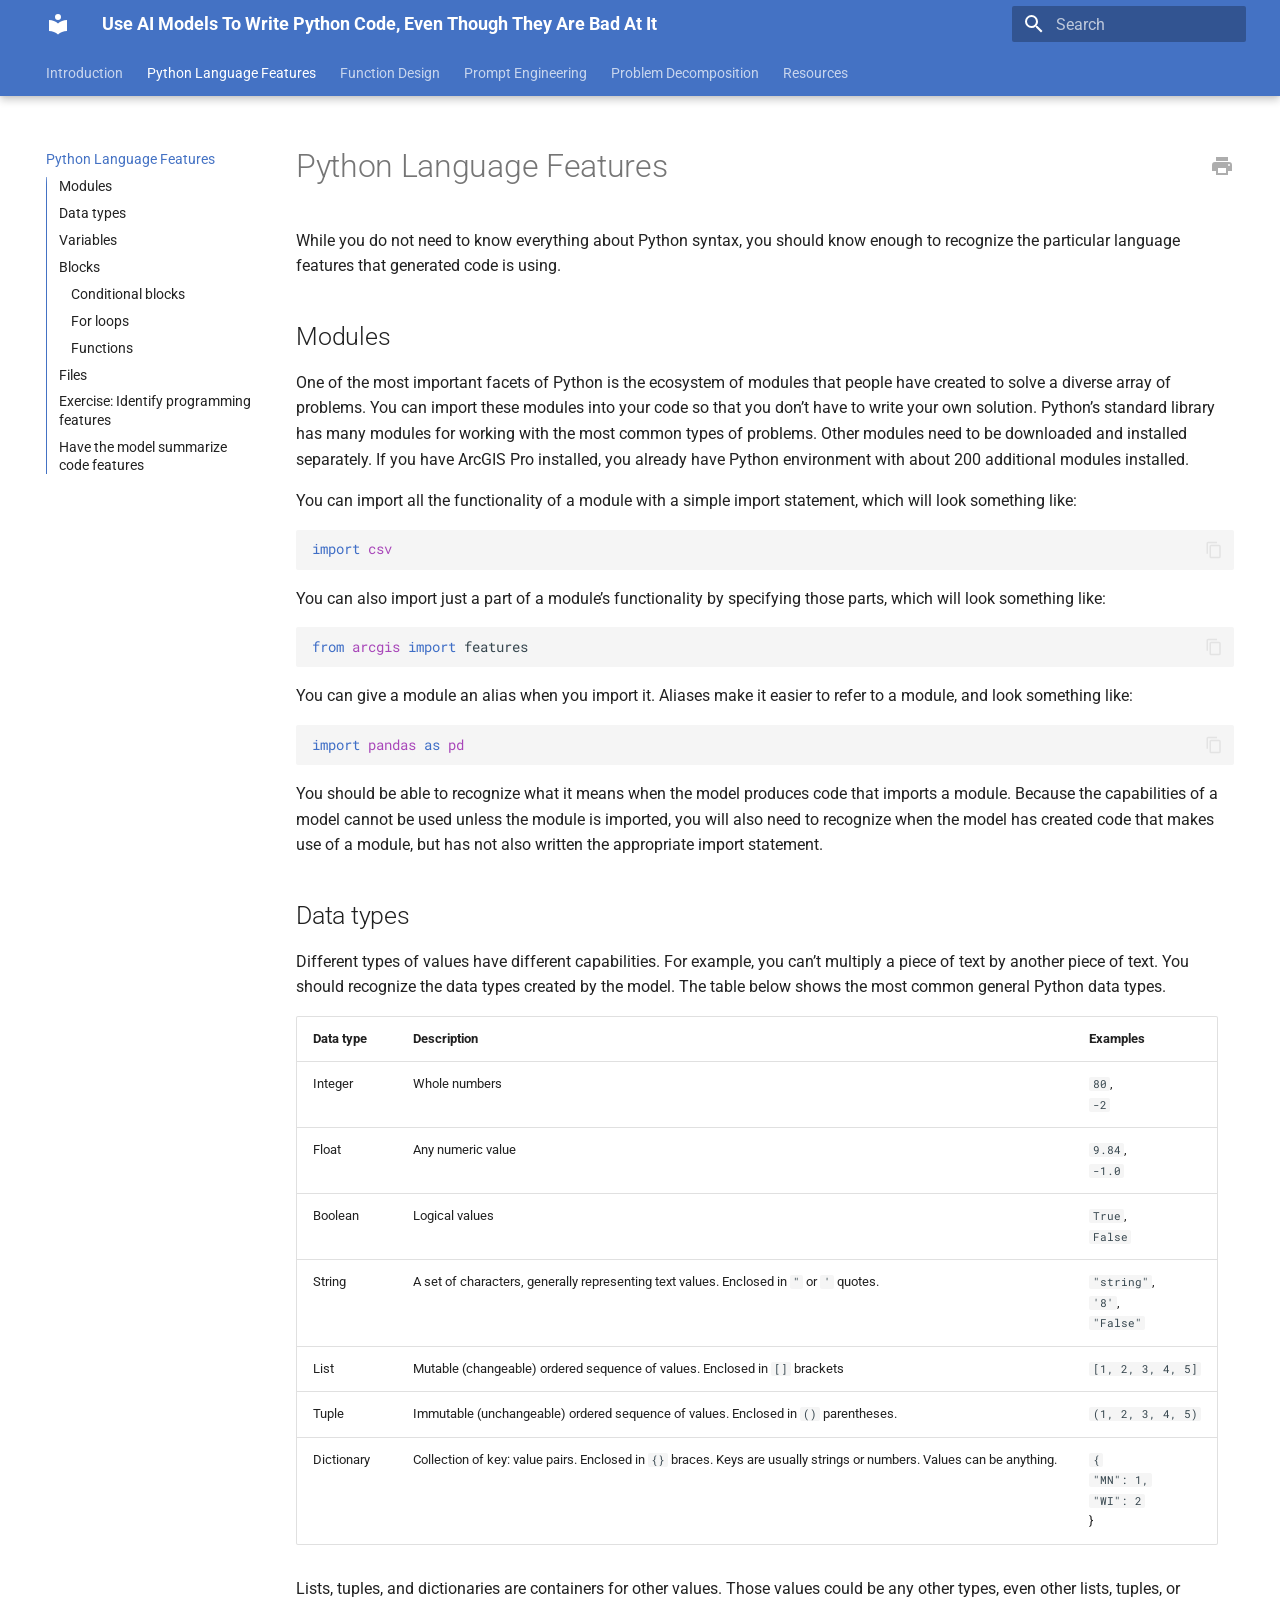
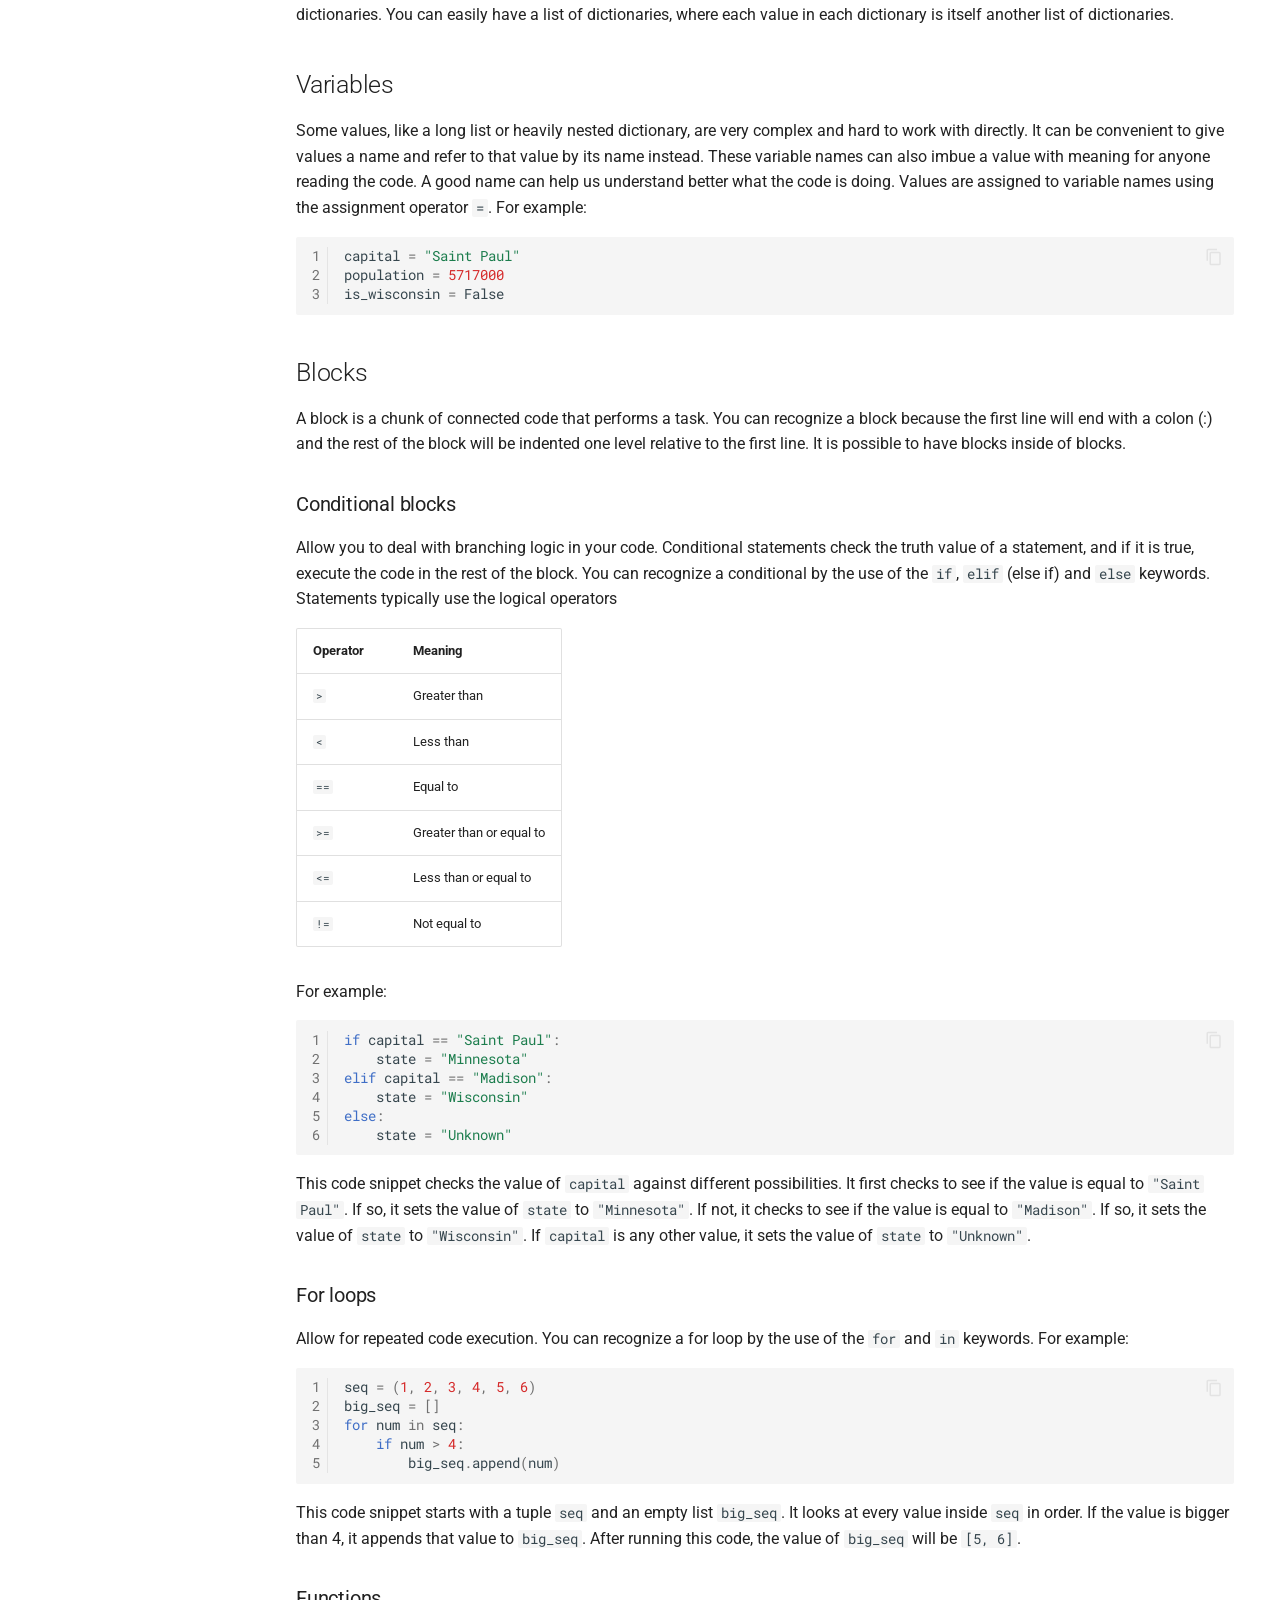
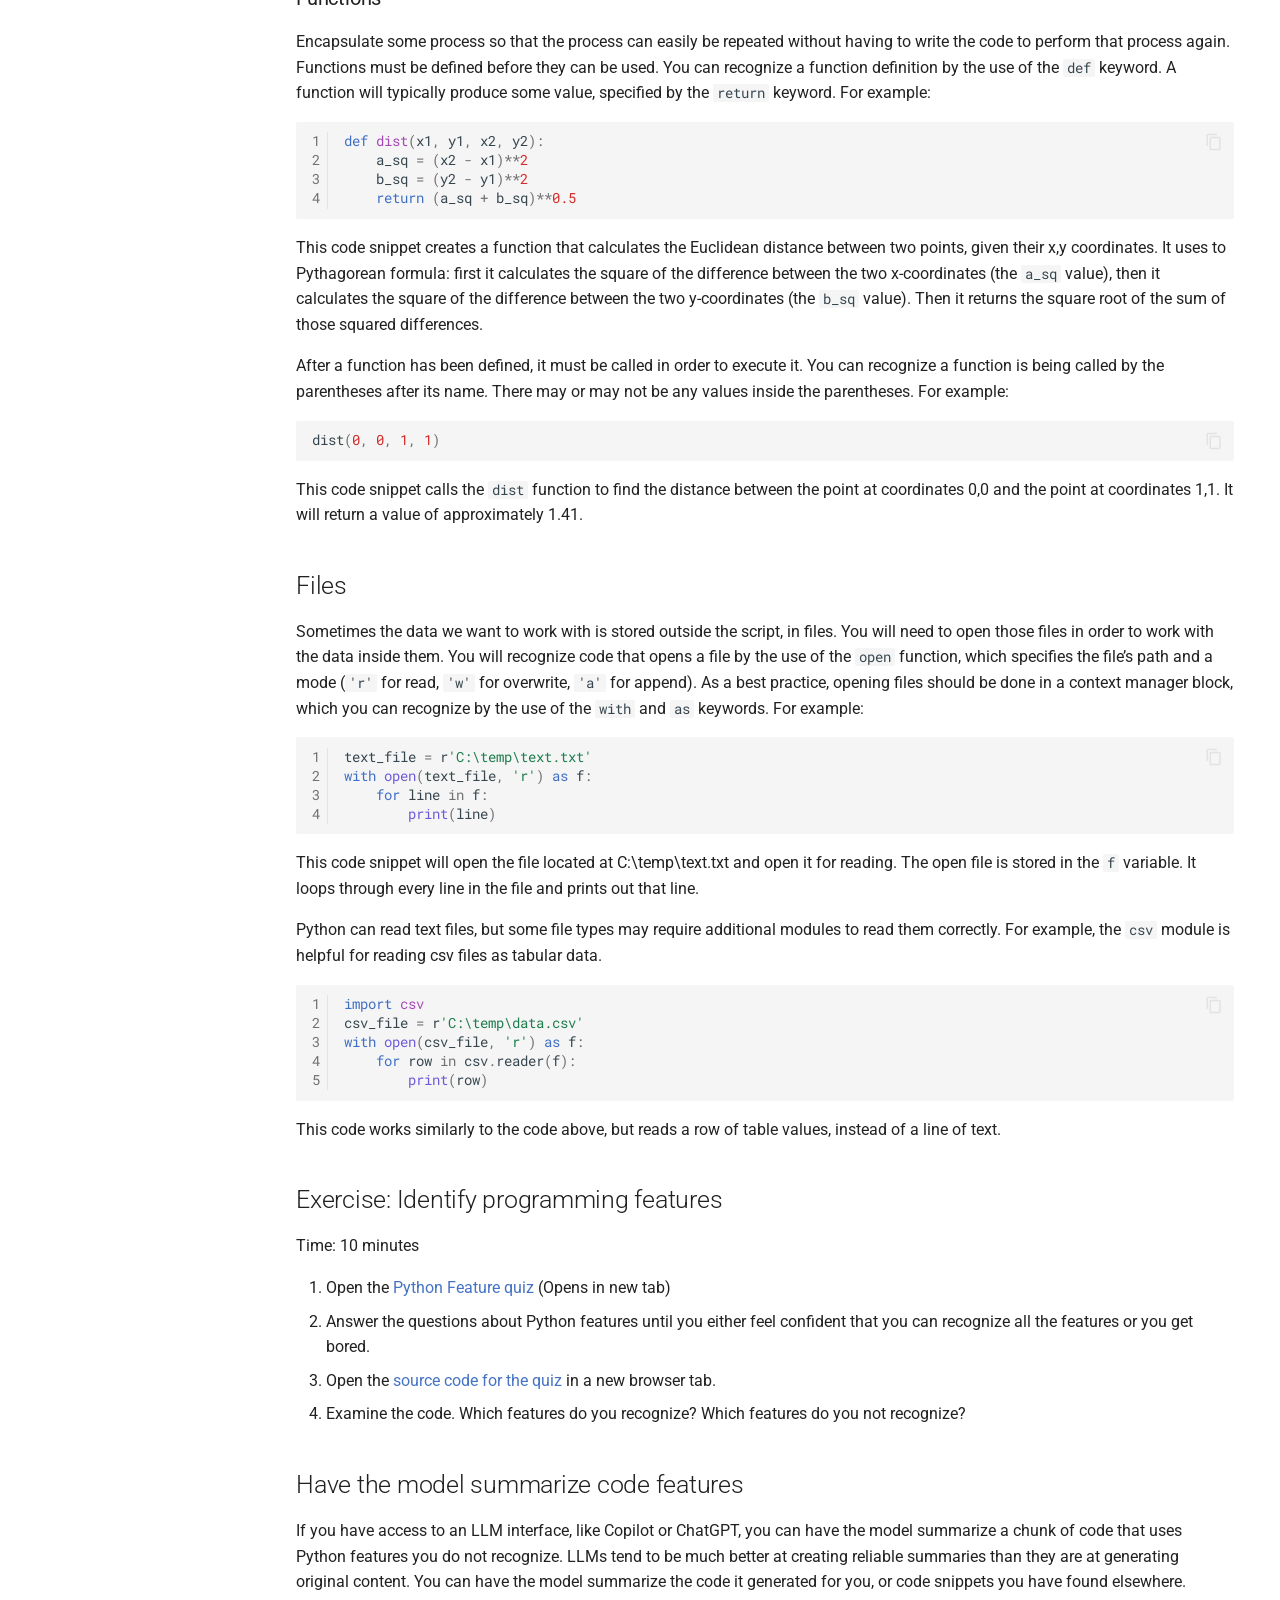
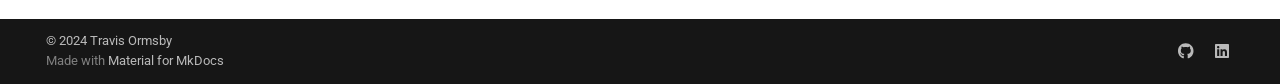
<file: PythonLanguageFeatures/index.html>
<!doctype html>
<html lang="en" class="no-js">
  <head>
    
      <meta charset="utf-8">
      <meta name="viewport" content="width=device-width,initial-scale=1">
      
      
      
      
        <link rel="prev" href="..">
      
      
        <link rel="next" href="../FunctionDesign/">
      
      
      <link rel="icon" href="../assets/images/favicon.png">
      <meta name="generator" content="mkdocs-1.6.1, mkdocs-material-9.5.39">
    
    
      
        <title>Python Language Features - Use AI Models To Write Python Code, Even Though They Are Bad At It  </title>
      
    
    
      <link rel="stylesheet" href="../assets/stylesheets/main.8c3ca2c6.min.css">
      
        
        <link rel="stylesheet" href="../assets/stylesheets/palette.06af60db.min.css">
      
      


    
    
      
    
    
      
        
        
        <link rel="preconnect" href="https://fonts.gstatic.com" crossorigin>
        <link rel="stylesheet" href="https://fonts.googleapis.com/css?family=Roboto:300,300i,400,400i,700,700i%7CRoboto+Mono:400,400i,700,700i&display=fallback">
        <style>:root{--md-text-font:"Roboto";--md-code-font:"Roboto Mono"}</style>
      
    
    
      <link rel="stylesheet" href="../css/print-site-enum-headings1.css">
    
      <link rel="stylesheet" href="../css/print-site-enum-headings2.css">
    
      <link rel="stylesheet" href="../css/print-site-enum-headings3.css">
    
      <link rel="stylesheet" href="../css/print-site-enum-headings4.css">
    
      <link rel="stylesheet" href="../css/print-site-enum-headings5.css">
    
      <link rel="stylesheet" href="../css/print-site-enum-headings6.css">
    
      <link rel="stylesheet" href="../css/print-site.css">
    
      <link rel="stylesheet" href="../css/print-site-material.css">
    
      <link rel="stylesheet" href="../stylesheets/extra.css">
    
    <script>__md_scope=new URL("..",location),__md_hash=e=>[...e].reduce(((e,_)=>(e<<5)-e+_.charCodeAt(0)),0),__md_get=(e,_=localStorage,t=__md_scope)=>JSON.parse(_.getItem(t.pathname+"."+e)),__md_set=(e,_,t=localStorage,a=__md_scope)=>{try{t.setItem(a.pathname+"."+e,JSON.stringify(_))}catch(e){}}</script>
    
      

    
    
    
  </head>
  
  
    
    
      
    
    
    
    
    <body dir="ltr" data-md-color-scheme="default" data-md-color-primary="custom" data-md-color-accent="deep-orange">
  
    
    <input class="md-toggle" data-md-toggle="drawer" type="checkbox" id="__drawer" autocomplete="off">
    <input class="md-toggle" data-md-toggle="search" type="checkbox" id="__search" autocomplete="off">
    <label class="md-overlay" for="__drawer"></label>
    <div data-md-component="skip">
      
        
        <a href="#python-language-features" class="md-skip">
          Skip to content
        </a>
      
    </div>
    <div data-md-component="announce">
      
    </div>
    
    
      

  

<header class="md-header md-header--shadow md-header--lifted" data-md-component="header">
  <nav class="md-header__inner md-grid" aria-label="Header">
    <a href=".." title="Use AI Models To Write Python Code, Even Though They Are Bad At It  " class="md-header__button md-logo" aria-label="Use AI Models To Write Python Code, Even Though They Are Bad At It  " data-md-component="logo">
      
  
  <svg xmlns="http://www.w3.org/2000/svg" viewBox="0 0 24 24"><path d="M12 8a3 3 0 0 0 3-3 3 3 0 0 0-3-3 3 3 0 0 0-3 3 3 3 0 0 0 3 3m0 3.54C9.64 9.35 6.5 8 3 8v11c3.5 0 6.64 1.35 9 3.54 2.36-2.19 5.5-3.54 9-3.54V8c-3.5 0-6.64 1.35-9 3.54"/></svg>

    </a>
    <label class="md-header__button md-icon" for="__drawer">
      
      <svg xmlns="http://www.w3.org/2000/svg" viewBox="0 0 24 24"><path d="M3 6h18v2H3zm0 5h18v2H3zm0 5h18v2H3z"/></svg>
    </label>
    <div class="md-header__title" data-md-component="header-title">
      <div class="md-header__ellipsis">
        <div class="md-header__topic">
          <span class="md-ellipsis">
            Use AI Models To Write Python Code, Even Though They Are Bad At It  
          </span>
        </div>
        <div class="md-header__topic" data-md-component="header-topic">
          <span class="md-ellipsis">
            
              Python Language Features
            
          </span>
        </div>
      </div>
    </div>
    
      
        <form class="md-header__option" data-md-component="palette">
  
    
    
    
    <input class="md-option" data-md-color-media="" data-md-color-scheme="default" data-md-color-primary="custom" data-md-color-accent="deep-orange"  aria-hidden="true"  type="radio" name="__palette" id="__palette_0">
    
  
</form>
      
    
    
      <script>var palette=__md_get("__palette");if(palette&&palette.color){if("(prefers-color-scheme)"===palette.color.media){var media=matchMedia("(prefers-color-scheme: light)"),input=document.querySelector(media.matches?"[data-md-color-media='(prefers-color-scheme: light)']":"[data-md-color-media='(prefers-color-scheme: dark)']");palette.color.media=input.getAttribute("data-md-color-media"),palette.color.scheme=input.getAttribute("data-md-color-scheme"),palette.color.primary=input.getAttribute("data-md-color-primary"),palette.color.accent=input.getAttribute("data-md-color-accent")}for(var[key,value]of Object.entries(palette.color))document.body.setAttribute("data-md-color-"+key,value)}</script>
    
    
    
      <label class="md-header__button md-icon" for="__search">
        
        <svg xmlns="http://www.w3.org/2000/svg" viewBox="0 0 24 24"><path d="M9.5 3A6.5 6.5 0 0 1 16 9.5c0 1.61-.59 3.09-1.56 4.23l.27.27h.79l5 5-1.5 1.5-5-5v-.79l-.27-.27A6.52 6.52 0 0 1 9.5 16 6.5 6.5 0 0 1 3 9.5 6.5 6.5 0 0 1 9.5 3m0 2C7 5 5 7 5 9.5S7 14 9.5 14 14 12 14 9.5 12 5 9.5 5"/></svg>
      </label>
      <div class="md-search" data-md-component="search" role="dialog">
  <label class="md-search__overlay" for="__search"></label>
  <div class="md-search__inner" role="search">
    <form class="md-search__form" name="search">
      <input type="text" class="md-search__input" name="query" aria-label="Search" placeholder="Search" autocapitalize="off" autocorrect="off" autocomplete="off" spellcheck="false" data-md-component="search-query" required>
      <label class="md-search__icon md-icon" for="__search">
        
        <svg xmlns="http://www.w3.org/2000/svg" viewBox="0 0 24 24"><path d="M9.5 3A6.5 6.5 0 0 1 16 9.5c0 1.61-.59 3.09-1.56 4.23l.27.27h.79l5 5-1.5 1.5-5-5v-.79l-.27-.27A6.52 6.52 0 0 1 9.5 16 6.5 6.5 0 0 1 3 9.5 6.5 6.5 0 0 1 9.5 3m0 2C7 5 5 7 5 9.5S7 14 9.5 14 14 12 14 9.5 12 5 9.5 5"/></svg>
        
        <svg xmlns="http://www.w3.org/2000/svg" viewBox="0 0 24 24"><path d="M20 11v2H8l5.5 5.5-1.42 1.42L4.16 12l7.92-7.92L13.5 5.5 8 11z"/></svg>
      </label>
      <nav class="md-search__options" aria-label="Search">
        
        <button type="reset" class="md-search__icon md-icon" title="Clear" aria-label="Clear" tabindex="-1">
          
          <svg xmlns="http://www.w3.org/2000/svg" viewBox="0 0 24 24"><path d="M19 6.41 17.59 5 12 10.59 6.41 5 5 6.41 10.59 12 5 17.59 6.41 19 12 13.41 17.59 19 19 17.59 13.41 12z"/></svg>
        </button>
      </nav>
      
        <div class="md-search__suggest" data-md-component="search-suggest"></div>
      
    </form>
    <div class="md-search__output">
      <div class="md-search__scrollwrap" tabindex="0" data-md-scrollfix>
        <div class="md-search-result" data-md-component="search-result">
          <div class="md-search-result__meta">
            Initializing search
          </div>
          <ol class="md-search-result__list" role="presentation"></ol>
        </div>
      </div>
    </div>
  </div>
</div>
    
    
  </nav>
  
    
      
<nav class="md-tabs" aria-label="Tabs" data-md-component="tabs">
  <div class="md-grid">
    <ul class="md-tabs__list">
      
        
  
  
  
    <li class="md-tabs__item">
      <a href=".." class="md-tabs__link">
        
  
    
  
  Introduction

      </a>
    </li>
  

      
        
  
  
    
  
  
    <li class="md-tabs__item md-tabs__item--active">
      <a href="./" class="md-tabs__link">
        
  
    
  
  Python Language Features

      </a>
    </li>
  

      
        
  
  
  
    <li class="md-tabs__item">
      <a href="../FunctionDesign/" class="md-tabs__link">
        
  
    
  
  Function Design

      </a>
    </li>
  

      
        
  
  
  
    <li class="md-tabs__item">
      <a href="../PromptEngineering/" class="md-tabs__link">
        
  
    
  
  Prompt Engineering

      </a>
    </li>
  

      
        
  
  
  
    <li class="md-tabs__item">
      <a href="../ProblemDecomposition/" class="md-tabs__link">
        
  
    
  
  Problem Decomposition

      </a>
    </li>
  

      
        
  
  
  
    <li class="md-tabs__item">
      <a href="../Resources/" class="md-tabs__link">
        
  
    
  
  Resources

      </a>
    </li>
  

      
    </ul>
  </div>
</nav>
    
  
</header>
    
    <div class="md-container" data-md-component="container">
      
      
        
      
      <main class="md-main" data-md-component="main">
        <div class="md-main__inner md-grid">
          
            
              
              <div class="md-sidebar md-sidebar--primary" data-md-component="sidebar" data-md-type="navigation" >
                <div class="md-sidebar__scrollwrap">
                  <div class="md-sidebar__inner">
                    


  


  

<nav class="md-nav md-nav--primary md-nav--lifted md-nav--integrated" aria-label="Navigation" data-md-level="0">
  <label class="md-nav__title" for="__drawer">
    <a href=".." title="Use AI Models To Write Python Code, Even Though They Are Bad At It  " class="md-nav__button md-logo" aria-label="Use AI Models To Write Python Code, Even Though They Are Bad At It  " data-md-component="logo">
      
  
  <svg xmlns="http://www.w3.org/2000/svg" viewBox="0 0 24 24"><path d="M12 8a3 3 0 0 0 3-3 3 3 0 0 0-3-3 3 3 0 0 0-3 3 3 3 0 0 0 3 3m0 3.54C9.64 9.35 6.5 8 3 8v11c3.5 0 6.64 1.35 9 3.54 2.36-2.19 5.5-3.54 9-3.54V8c-3.5 0-6.64 1.35-9 3.54"/></svg>

    </a>
    Use AI Models To Write Python Code, Even Though They Are Bad At It  
  </label>
  
  <ul class="md-nav__list" data-md-scrollfix>
    
      
      
  
  
  
  
    <li class="md-nav__item">
      <a href=".." class="md-nav__link">
        
  
  <span class="md-ellipsis">
    Introduction
  </span>
  

      </a>
    </li>
  

    
      
      
  
  
    
  
  
  
    <li class="md-nav__item md-nav__item--active">
      
      <input class="md-nav__toggle md-toggle" type="checkbox" id="__toc">
      
      
        
      
      
        <label class="md-nav__link md-nav__link--active" for="__toc">
          
  
  <span class="md-ellipsis">
    Python Language Features
  </span>
  

          <span class="md-nav__icon md-icon"></span>
        </label>
      
      <a href="./" class="md-nav__link md-nav__link--active">
        
  
  <span class="md-ellipsis">
    Python Language Features
  </span>
  

      </a>
      
        

<nav class="md-nav md-nav--secondary" aria-label="Table of contents">
  
  
  
    
  
  
    <label class="md-nav__title" for="__toc">
      <span class="md-nav__icon md-icon"></span>
      Table of contents
    </label>
    <ul class="md-nav__list" data-md-component="toc" data-md-scrollfix>
      
        <li class="md-nav__item">
  <a href="#modules" class="md-nav__link">
    <span class="md-ellipsis">
      Modules
    </span>
  </a>
  
</li>
      
        <li class="md-nav__item">
  <a href="#data-types" class="md-nav__link">
    <span class="md-ellipsis">
      Data types
    </span>
  </a>
  
</li>
      
        <li class="md-nav__item">
  <a href="#variables" class="md-nav__link">
    <span class="md-ellipsis">
      Variables
    </span>
  </a>
  
</li>
      
        <li class="md-nav__item">
  <a href="#blocks" class="md-nav__link">
    <span class="md-ellipsis">
      Blocks
    </span>
  </a>
  
    <nav class="md-nav" aria-label="Blocks">
      <ul class="md-nav__list">
        
          <li class="md-nav__item">
  <a href="#conditional-blocks" class="md-nav__link">
    <span class="md-ellipsis">
      Conditional blocks
    </span>
  </a>
  
</li>
        
          <li class="md-nav__item">
  <a href="#for-loops" class="md-nav__link">
    <span class="md-ellipsis">
      For loops
    </span>
  </a>
  
</li>
        
          <li class="md-nav__item">
  <a href="#functions" class="md-nav__link">
    <span class="md-ellipsis">
      Functions
    </span>
  </a>
  
</li>
        
      </ul>
    </nav>
  
</li>
      
        <li class="md-nav__item">
  <a href="#files" class="md-nav__link">
    <span class="md-ellipsis">
      Files
    </span>
  </a>
  
</li>
      
        <li class="md-nav__item">
  <a href="#exercise-identify-programming-features" class="md-nav__link">
    <span class="md-ellipsis">
      Exercise: Identify programming features
    </span>
  </a>
  
</li>
      
        <li class="md-nav__item">
  <a href="#have-the-model-summarize-code-features" class="md-nav__link">
    <span class="md-ellipsis">
      Have the model summarize code features
    </span>
  </a>
  
</li>
      
    </ul>
  
</nav>
      
    </li>
  

    
      
      
  
  
  
  
    <li class="md-nav__item">
      <a href="../FunctionDesign/" class="md-nav__link">
        
  
  <span class="md-ellipsis">
    Function Design
  </span>
  

      </a>
    </li>
  

    
      
      
  
  
  
  
    <li class="md-nav__item">
      <a href="../PromptEngineering/" class="md-nav__link">
        
  
  <span class="md-ellipsis">
    Prompt Engineering
  </span>
  

      </a>
    </li>
  

    
      
      
  
  
  
  
    <li class="md-nav__item">
      <a href="../ProblemDecomposition/" class="md-nav__link">
        
  
  <span class="md-ellipsis">
    Problem Decomposition
  </span>
  

      </a>
    </li>
  

    
      
      
  
  
  
  
    <li class="md-nav__item">
      <a href="../Resources/" class="md-nav__link">
        
  
  <span class="md-ellipsis">
    Resources
  </span>
  

      </a>
    </li>
  

    
  </ul>
</nav>
                  </div>
                </div>
              </div>
            
            
          
          
            <div class="md-content" data-md-component="content">
              <article class="md-content__inner md-typeset">
                


    <a href="../print_page/" title="Print Site" class="md-content__button md-icon">
        <svg xmlns="http://www.w3.org/2000/svg" viewBox="0 0 24 24"><path d="M18 3H6v4h12m1 5a1 1 0 0 1-1-1 1 1 0 0 1 1-1 1 1 0 0 1 1 1 1 1 0 0 1-1 1m-3 7H8v-5h8m3-6H5a3 3 0 0 0-3 3v6h4v4h12v-4h4v-6a3 3 0 0 0-3-3"/></svg>
    </a>



                  


<h1 id="python-language-features">Python Language Features</h1>
<p>While you do not need to know everything about Python syntax, you should know enough to recognize the particular language features that generated code is using.</p>
<h2 id="modules">Modules</h2>
<p>One of the most important facets of Python is the ecosystem of modules that people have created to solve a diverse array of problems. You can import these modules into your code so that you don’t have to write your own solution. Python’s standard library has many modules for working with the most common types of problems. Other modules need to be downloaded and installed separately. If you have ArcGIS Pro installed, you already have Python environment with about 200 additional modules installed. </p>
<p>You can import all the functionality of a module with a simple import statement, which will look something like:</p>
<div class="highlight"><pre><span></span><code><a id="__codelineno-0-1" name="__codelineno-0-1" href="#__codelineno-0-1"></a><span class="kn">import</span> <span class="nn">csv</span>
</code></pre></div>
<p>You can also import just a part of a module’s functionality by specifying those parts, which will look something like:</p>
<div class="highlight"><pre><span></span><code><a id="__codelineno-1-1" name="__codelineno-1-1" href="#__codelineno-1-1"></a><span class="kn">from</span> <span class="nn">arcgis</span> <span class="kn">import</span> <span class="n">features</span>
</code></pre></div>
<p>You can give a module an alias when you import it. Aliases make it easier to refer to a module, and look something like:
<div class="highlight"><pre><span></span><code><a id="__codelineno-2-1" name="__codelineno-2-1" href="#__codelineno-2-1"></a><span class="kn">import</span> <span class="nn">pandas</span> <span class="k">as</span> <span class="nn">pd</span>
</code></pre></div></p>
<p>You should be able to recognize what it means when the model produces code that imports a module. Because the capabilities of a model cannot be used unless the module is imported, you will also need to recognize when the model has created code that makes use of a module, but has not also written the appropriate import statement.</p>
<h2 id="data-types">Data types</h2>
<p>Different types of values have different capabilities. For example, you can’t multiply a piece of text by another piece of text. You should recognize the data types created by the model. The table below shows the most common general Python data types.</p>
<table>
<thead>
<tr>
<th>Data type</th>
<th>Description</th>
<th>Examples</th>
</tr>
</thead>
<tbody>
<tr>
<td>Integer</td>
<td>Whole numbers</td>
<td><code>80</code>, <br><code>-2</code></td>
</tr>
<tr>
<td>Float</td>
<td>Any numeric value</td>
<td><code>9.84</code>, <br><code>-1.0</code></td>
</tr>
<tr>
<td>Boolean</td>
<td>Logical values</td>
<td><code>True</code>, <br><code>False</code></td>
</tr>
<tr>
<td>String</td>
<td>A set of characters, generally representing text values. Enclosed in <code>"</code> or <code>'</code> quotes.</td>
<td><code>"string"</code>, <br><code>'8'</code>, <br><code>"False"</code></td>
</tr>
<tr>
<td>List</td>
<td>Mutable (changeable) ordered sequence of values. Enclosed in <code>[]</code> brackets</td>
<td><code>[1, 2, 3, 4, 5]</code></td>
</tr>
<tr>
<td>Tuple</td>
<td>Immutable (unchangeable) ordered sequence of values. Enclosed in <code>()</code> parentheses.</td>
<td><code>(1, 2, 3, 4, 5)</code></td>
</tr>
<tr>
<td>Dictionary</td>
<td>Collection of key: value pairs. Enclosed in <code>{}</code> braces. Keys are usually strings or numbers. Values can be anything.</td>
<td><code>{</code><br><code>"MN": 1,</code><br> <code>"WI": 2</code><br>}</td>
</tr>
</tbody>
</table>
<p>Lists, tuples, and dictionaries are containers for other values. Those values could be any other types, even other lists, tuples, or dictionaries. You can easily have a list of dictionaries, where each value in each dictionary is itself another list of dictionaries.</p>
<h2 id="variables">Variables</h2>
<p>Some values, like a long list or heavily nested dictionary, are very complex and hard to work with directly. It can be convenient to give values a name and refer to that value by its name instead. These variable names can also imbue a value with meaning for anyone reading the code. A good name can help us understand better what the code is doing. Values are assigned to variable names using the assignment operator <code>=</code>. For example:</p>
<div class="highlight"><table class="highlighttable"><tr><td class="linenos"><div class="linenodiv"><pre><span></span><span class="normal"><a href="#__codelineno-3-1">1</a></span>
<span class="normal"><a href="#__codelineno-3-2">2</a></span>
<span class="normal"><a href="#__codelineno-3-3">3</a></span></pre></div></td><td class="code"><div><pre><span></span><code><a id="__codelineno-3-1" name="__codelineno-3-1"></a><span class="n">capital</span> <span class="o">=</span> <span class="s2">&quot;Saint Paul&quot;</span>
<a id="__codelineno-3-2" name="__codelineno-3-2"></a><span class="n">population</span> <span class="o">=</span> <span class="mi">5717000</span>
<a id="__codelineno-3-3" name="__codelineno-3-3"></a><span class="n">is_wisconsin</span> <span class="o">=</span> <span class="kc">False</span>
</code></pre></div></td></tr></table></div>
<h2 id="blocks">Blocks</h2>
<p>A block is a chunk of connected code that performs a task. You can recognize a block because the first line will end with a colon (:) and the rest of the block will be indented one level relative to the first line. It is possible to have blocks inside of blocks.</p>
<h3 id="conditional-blocks">Conditional blocks</h3>
<p>Allow you to deal with branching logic in your code. Conditional statements check the truth value of a statement, and if it is true, execute the code in the rest of the block. You can recognize a conditional by the use of the <code>if</code>, <code>elif</code> (else if) and <code>else</code> keywords. Statements typically use the logical operators</p>
<table>
<thead>
<tr>
<th>Operator</th>
<th>Meaning</th>
</tr>
</thead>
<tbody>
<tr>
<td><code>&gt;</code></td>
<td>Greater than</td>
</tr>
<tr>
<td><code>&lt;</code></td>
<td>Less than</td>
</tr>
<tr>
<td><code>==</code></td>
<td>Equal to</td>
</tr>
<tr>
<td><code>&gt;=</code></td>
<td>Greater than or equal to</td>
</tr>
<tr>
<td><code>&lt;=</code></td>
<td>Less than or equal to</td>
</tr>
<tr>
<td><code>!=</code></td>
<td>Not equal to</td>
</tr>
</tbody>
</table>
<p>For example:</p>
<div class="highlight"><table class="highlighttable"><tr><td class="linenos"><div class="linenodiv"><pre><span></span><span class="normal"><a href="#__codelineno-4-1">1</a></span>
<span class="normal"><a href="#__codelineno-4-2">2</a></span>
<span class="normal"><a href="#__codelineno-4-3">3</a></span>
<span class="normal"><a href="#__codelineno-4-4">4</a></span>
<span class="normal"><a href="#__codelineno-4-5">5</a></span>
<span class="normal"><a href="#__codelineno-4-6">6</a></span></pre></div></td><td class="code"><div><pre><span></span><code><a id="__codelineno-4-1" name="__codelineno-4-1"></a><span class="k">if</span> <span class="n">capital</span> <span class="o">==</span> <span class="s2">&quot;Saint Paul&quot;</span><span class="p">:</span>
<a id="__codelineno-4-2" name="__codelineno-4-2"></a>    <span class="n">state</span> <span class="o">=</span> <span class="s2">&quot;Minnesota&quot;</span>
<a id="__codelineno-4-3" name="__codelineno-4-3"></a><span class="k">elif</span> <span class="n">capital</span> <span class="o">==</span> <span class="s2">&quot;Madison&quot;</span><span class="p">:</span>
<a id="__codelineno-4-4" name="__codelineno-4-4"></a>    <span class="n">state</span> <span class="o">=</span> <span class="s2">&quot;Wisconsin&quot;</span>
<a id="__codelineno-4-5" name="__codelineno-4-5"></a><span class="k">else</span><span class="p">:</span> 
<a id="__codelineno-4-6" name="__codelineno-4-6"></a>    <span class="n">state</span> <span class="o">=</span> <span class="s2">&quot;Unknown&quot;</span>
</code></pre></div></td></tr></table></div>
<p>This code snippet checks the value of <code>capital</code> against different possibilities. It first checks to see if the value is equal to <code>"Saint Paul"</code>. If so, it sets the value of <code>state</code> to <code>"Minnesota"</code>. If not, it checks to see if the value is equal to <code>"Madison"</code>. If so, it sets the value of <code>state</code> to <code>"Wisconsin"</code>. If <code>capital</code> is any other value, it sets the value of <code>state</code> to <code>"Unknown"</code>.</p>
<h3 id="for-loops">For loops</h3>
<p>Allow for repeated code execution. You can recognize a for loop by the use of the <code>for</code> and <code>in</code> keywords. For example: </p>
<div class="highlight"><table class="highlighttable"><tr><td class="linenos"><div class="linenodiv"><pre><span></span><span class="normal"><a href="#__codelineno-5-1">1</a></span>
<span class="normal"><a href="#__codelineno-5-2">2</a></span>
<span class="normal"><a href="#__codelineno-5-3">3</a></span>
<span class="normal"><a href="#__codelineno-5-4">4</a></span>
<span class="normal"><a href="#__codelineno-5-5">5</a></span></pre></div></td><td class="code"><div><pre><span></span><code><a id="__codelineno-5-1" name="__codelineno-5-1"></a><span class="n">seq</span> <span class="o">=</span> <span class="p">(</span><span class="mi">1</span><span class="p">,</span> <span class="mi">2</span><span class="p">,</span> <span class="mi">3</span><span class="p">,</span> <span class="mi">4</span><span class="p">,</span> <span class="mi">5</span><span class="p">,</span> <span class="mi">6</span><span class="p">)</span>
<a id="__codelineno-5-2" name="__codelineno-5-2"></a><span class="n">big_seq</span> <span class="o">=</span> <span class="p">[]</span>
<a id="__codelineno-5-3" name="__codelineno-5-3"></a><span class="k">for</span> <span class="n">num</span> <span class="ow">in</span> <span class="n">seq</span><span class="p">:</span>
<a id="__codelineno-5-4" name="__codelineno-5-4"></a>    <span class="k">if</span> <span class="n">num</span> <span class="o">&gt;</span> <span class="mi">4</span><span class="p">:</span>
<a id="__codelineno-5-5" name="__codelineno-5-5"></a>        <span class="n">big_seq</span><span class="o">.</span><span class="n">append</span><span class="p">(</span><span class="n">num</span><span class="p">)</span>
</code></pre></div></td></tr></table></div>
<p>This code snippet starts with a tuple <code>seq</code> and an empty list <code>big_seq</code>. It looks at every value inside <code>seq</code> in order. If the value is bigger than 4, it appends that value to <code>big_seq</code>. After running this code, the value of <code>big_seq</code> will be <code>[5, 6]</code>. </p>
<h3 id="functions">Functions</h3>
<p>Encapsulate some process so that the process can easily be repeated without having to write the code to perform that process again. Functions must be defined before they can be used. You can recognize a function definition by the use of the <code>def</code> keyword. A function will typically produce some value, specified by the <code>return</code> keyword. For example:</p>
<div class="highlight"><table class="highlighttable"><tr><td class="linenos"><div class="linenodiv"><pre><span></span><span class="normal"><a href="#__codelineno-6-1">1</a></span>
<span class="normal"><a href="#__codelineno-6-2">2</a></span>
<span class="normal"><a href="#__codelineno-6-3">3</a></span>
<span class="normal"><a href="#__codelineno-6-4">4</a></span></pre></div></td><td class="code"><div><pre><span></span><code><a id="__codelineno-6-1" name="__codelineno-6-1"></a><span class="k">def</span> <span class="nf">dist</span><span class="p">(</span><span class="n">x1</span><span class="p">,</span> <span class="n">y1</span><span class="p">,</span> <span class="n">x2</span><span class="p">,</span> <span class="n">y2</span><span class="p">):</span>
<a id="__codelineno-6-2" name="__codelineno-6-2"></a>    <span class="n">a_sq</span> <span class="o">=</span> <span class="p">(</span><span class="n">x2</span> <span class="o">-</span> <span class="n">x1</span><span class="p">)</span><span class="o">**</span><span class="mi">2</span>
<a id="__codelineno-6-3" name="__codelineno-6-3"></a>    <span class="n">b_sq</span> <span class="o">=</span> <span class="p">(</span><span class="n">y2</span> <span class="o">-</span> <span class="n">y1</span><span class="p">)</span><span class="o">**</span><span class="mi">2</span>
<a id="__codelineno-6-4" name="__codelineno-6-4"></a>    <span class="k">return</span> <span class="p">(</span><span class="n">a_sq</span> <span class="o">+</span> <span class="n">b_sq</span><span class="p">)</span><span class="o">**</span><span class="mf">0.5</span>
</code></pre></div></td></tr></table></div>
<p>This code snippet creates a function that calculates the Euclidean distance between two points, given their x,y coordinates. It uses to Pythagorean formula: first it calculates the square of the difference between the two x-coordinates (the <code>a_sq</code> value), then it calculates the square of the difference between the two y-coordinates (the <code>b_sq</code> value). Then it returns the square root of the sum of those squared differences.</p>
<p>After a function has been defined, it must be called in order to execute it. You can recognize a function is being called by the parentheses after its name. There may or may not be any values inside the parentheses. For example:</p>
<div class="highlight"><pre><span></span><code><a id="__codelineno-7-1" name="__codelineno-7-1" href="#__codelineno-7-1"></a><span class="n">dist</span><span class="p">(</span><span class="mi">0</span><span class="p">,</span> <span class="mi">0</span><span class="p">,</span> <span class="mi">1</span><span class="p">,</span> <span class="mi">1</span><span class="p">)</span>
</code></pre></div>
<p>This code snippet calls the <code>dist</code> function to find the distance between the point at coordinates 0,0 and the point at coordinates 1,1. It will return a value of approximately 1.41.</p>
<h2 id="files">Files</h2>
<p>Sometimes the data we want to work with is stored outside the script, in files. You will need to open those files in order to work with the data inside them. You will recognize code that opens a file by the use of the <code>open</code> function, which specifies the file’s path and a mode (<code>'r'</code> for read, <code>'w'</code> for overwrite, <code>'a'</code> for append). As a best practice, opening files should be done in a context manager block, which you can recognize by the use of the <code>with</code> and <code>as</code> keywords. For example:</p>
<div class="highlight"><table class="highlighttable"><tr><td class="linenos"><div class="linenodiv"><pre><span></span><span class="normal"><a href="#__codelineno-8-1">1</a></span>
<span class="normal"><a href="#__codelineno-8-2">2</a></span>
<span class="normal"><a href="#__codelineno-8-3">3</a></span>
<span class="normal"><a href="#__codelineno-8-4">4</a></span></pre></div></td><td class="code"><div><pre><span></span><code><a id="__codelineno-8-1" name="__codelineno-8-1"></a><span class="n">text_file</span> <span class="o">=</span> <span class="sa">r</span><span class="s1">&#39;C:\temp\text.txt&#39;</span>
<a id="__codelineno-8-2" name="__codelineno-8-2"></a><span class="k">with</span> <span class="nb">open</span><span class="p">(</span><span class="n">text_file</span><span class="p">,</span> <span class="s1">&#39;r&#39;</span><span class="p">)</span> <span class="k">as</span> <span class="n">f</span><span class="p">:</span>
<a id="__codelineno-8-3" name="__codelineno-8-3"></a>    <span class="k">for</span> <span class="n">line</span> <span class="ow">in</span> <span class="n">f</span><span class="p">:</span>
<a id="__codelineno-8-4" name="__codelineno-8-4"></a>        <span class="nb">print</span><span class="p">(</span><span class="n">line</span><span class="p">)</span>
</code></pre></div></td></tr></table></div>
<p>This code snippet will open the file located at C:\temp\text.txt and open it for reading. The open file is stored in the <code>f</code> variable. It loops through every line in the file and prints out that line.</p>
<p>Python can read text files, but some file types may require additional modules to read them correctly. For example, the <code>csv</code> module is helpful for reading csv files as tabular data. </p>
<div class="highlight"><table class="highlighttable"><tr><td class="linenos"><div class="linenodiv"><pre><span></span><span class="normal"><a href="#__codelineno-9-1">1</a></span>
<span class="normal"><a href="#__codelineno-9-2">2</a></span>
<span class="normal"><a href="#__codelineno-9-3">3</a></span>
<span class="normal"><a href="#__codelineno-9-4">4</a></span>
<span class="normal"><a href="#__codelineno-9-5">5</a></span></pre></div></td><td class="code"><div><pre><span></span><code><a id="__codelineno-9-1" name="__codelineno-9-1"></a><span class="kn">import</span> <span class="nn">csv</span>
<a id="__codelineno-9-2" name="__codelineno-9-2"></a><span class="n">csv_file</span> <span class="o">=</span> <span class="sa">r</span><span class="s1">&#39;C:\temp\data.csv&#39;</span>
<a id="__codelineno-9-3" name="__codelineno-9-3"></a><span class="k">with</span> <span class="nb">open</span><span class="p">(</span><span class="n">csv_file</span><span class="p">,</span> <span class="s1">&#39;r&#39;</span><span class="p">)</span> <span class="k">as</span> <span class="n">f</span><span class="p">:</span>
<a id="__codelineno-9-4" name="__codelineno-9-4"></a>    <span class="k">for</span> <span class="n">row</span> <span class="ow">in</span> <span class="n">csv</span><span class="o">.</span><span class="n">reader</span><span class="p">(</span><span class="n">f</span><span class="p">):</span>
<a id="__codelineno-9-5" name="__codelineno-9-5"></a>        <span class="nb">print</span><span class="p">(</span><span class="n">row</span><span class="p">)</span>
</code></pre></div></td></tr></table></div>
<p>This code works similarly to the code above, but reads a row of table values, instead of a line of text.</p>
<h2 id="exercise-identify-programming-features">Exercise: Identify programming features</h2>
<p>Time: 10 minutes</p>
<ol>
<li>Open the <a href="https://projects.travisormsby.com/feature_quiz/" target="_blank">Python Feature quiz</a> (Opens in new tab)</li>
<li>Answer the questions about Python features until you either feel confident that you can recognize all the features or you get bored.</li>
<li>Open the <a href="https://github.com/travisormsby/feature_quiz/blob/main/docs/main.py">source code for the quiz</a> in a new browser tab.</li>
<li>Examine the code. Which features do you recognize? Which features do you not recognize?</li>
</ol>
<h2 id="have-the-model-summarize-code-features">Have the model summarize code features</h2>
<p>If you have access to an LLM interface, like Copilot or ChatGPT, you can have the model summarize a chunk of code that uses Python features you do not recognize. LLMs tend to be much better at creating reliable summaries than they are at generating original content. You can have the model summarize the code it generated for you, or code snippets you have found elsewhere.</p>












                

              </article>
            </div>
          
          
  <script>var tabs=__md_get("__tabs");if(Array.isArray(tabs))e:for(var set of document.querySelectorAll(".tabbed-set")){var labels=set.querySelector(".tabbed-labels");for(var tab of tabs)for(var label of labels.getElementsByTagName("label"))if(label.innerText.trim()===tab){var input=document.getElementById(label.htmlFor);input.checked=!0;continue e}}</script>

<script>var target=document.getElementById(location.hash.slice(1));target&&target.name&&(target.checked=target.name.startsWith("__tabbed_"))</script>
        </div>
        
          <button type="button" class="md-top md-icon" data-md-component="top" hidden>
  
  <svg xmlns="http://www.w3.org/2000/svg" viewBox="0 0 24 24"><path d="M13 20h-2V8l-5.5 5.5-1.42-1.42L12 4.16l7.92 7.92-1.42 1.42L13 8z"/></svg>
  Back to top
</button>
        
      </main>
      
        <footer class="md-footer">
  
  <div class="md-footer-meta md-typeset">
    <div class="md-footer-meta__inner md-grid">
      <div class="md-copyright">
  
    <div class="md-copyright__highlight">
      © 2024 <a href="https://github.com/travisormsby" target"_blank" rel="noopener">Travis Ormsby</a>
    </div>
  
  
    Made with
    <a href="https://squidfunk.github.io/mkdocs-material/" target="_blank" rel="noopener">
      Material for MkDocs
    </a>
  
</div>
      
        <div class="md-social">
  
    
    
    
    
      
      
    
    <a href="https://github.com/travisormsby" target="_blank" rel="noopener" title="github.com" class="md-social__link">
      <svg xmlns="http://www.w3.org/2000/svg" viewBox="0 0 496 512"><!--! Font Awesome Free 6.6.0 by @fontawesome - https://fontawesome.com License - https://fontawesome.com/license/free (Icons: CC BY 4.0, Fonts: SIL OFL 1.1, Code: MIT License) Copyright 2024 Fonticons, Inc.--><path d="M165.9 397.4c0 2-2.3 3.6-5.2 3.6-3.3.3-5.6-1.3-5.6-3.6 0-2 2.3-3.6 5.2-3.6 3-.3 5.6 1.3 5.6 3.6m-31.1-4.5c-.7 2 1.3 4.3 4.3 4.9 2.6 1 5.6 0 6.2-2s-1.3-4.3-4.3-5.2c-2.6-.7-5.5.3-6.2 2.3m44.2-1.7c-2.9.7-4.9 2.6-4.6 4.9.3 2 2.9 3.3 5.9 2.6 2.9-.7 4.9-2.6 4.6-4.6-.3-1.9-3-3.2-5.9-2.9M244.8 8C106.1 8 0 113.3 0 252c0 110.9 69.8 205.8 169.5 239.2 12.8 2.3 17.3-5.6 17.3-12.1 0-6.2-.3-40.4-.3-61.4 0 0-70 15-84.7-29.8 0 0-11.4-29.1-27.8-36.6 0 0-22.9-15.7 1.6-15.4 0 0 24.9 2 38.6 25.8 21.9 38.6 58.6 27.5 72.9 20.9 2.3-16 8.8-27.1 16-33.7-55.9-6.2-112.3-14.3-112.3-110.5 0-27.5 7.6-41.3 23.6-58.9-2.6-6.5-11.1-33.3 2.6-67.9 20.9-6.5 69 27 69 27 20-5.6 41.5-8.5 62.8-8.5s42.8 2.9 62.8 8.5c0 0 48.1-33.6 69-27 13.7 34.7 5.2 61.4 2.6 67.9 16 17.7 25.8 31.5 25.8 58.9 0 96.5-58.9 104.2-114.8 110.5 9.2 7.9 17 22.9 17 46.4 0 33.7-.3 75.4-.3 83.6 0 6.5 4.6 14.4 17.3 12.1C428.2 457.8 496 362.9 496 252 496 113.3 383.5 8 244.8 8M97.2 352.9c-1.3 1-1 3.3.7 5.2 1.6 1.6 3.9 2.3 5.2 1 1.3-1 1-3.3-.7-5.2-1.6-1.6-3.9-2.3-5.2-1m-10.8-8.1c-.7 1.3.3 2.9 2.3 3.9 1.6 1 3.6.7 4.3-.7.7-1.3-.3-2.9-2.3-3.9-2-.6-3.6-.3-4.3.7m32.4 35.6c-1.6 1.3-1 4.3 1.3 6.2 2.3 2.3 5.2 2.6 6.5 1 1.3-1.3.7-4.3-1.3-6.2-2.2-2.3-5.2-2.6-6.5-1m-11.4-14.7c-1.6 1-1.6 3.6 0 5.9s4.3 3.3 5.6 2.3c1.6-1.3 1.6-3.9 0-6.2-1.4-2.3-4-3.3-5.6-2"/></svg>
    </a>
  
    
    
    
    
      
      
    
    <a href="https://www.linkedin.com/in/travis-ormsby/" target="_blank" rel="noopener" title="www.linkedin.com" class="md-social__link">
      <svg xmlns="http://www.w3.org/2000/svg" viewBox="0 0 448 512"><!--! Font Awesome Free 6.6.0 by @fontawesome - https://fontawesome.com License - https://fontawesome.com/license/free (Icons: CC BY 4.0, Fonts: SIL OFL 1.1, Code: MIT License) Copyright 2024 Fonticons, Inc.--><path d="M416 32H31.9C14.3 32 0 46.5 0 64.3v383.4C0 465.5 14.3 480 31.9 480H416c17.6 0 32-14.5 32-32.3V64.3c0-17.8-14.4-32.3-32-32.3M135.4 416H69V202.2h66.5V416zm-33.2-243c-21.3 0-38.5-17.3-38.5-38.5S80.9 96 102.2 96c21.2 0 38.5 17.3 38.5 38.5 0 21.3-17.2 38.5-38.5 38.5m282.1 243h-66.4V312c0-24.8-.5-56.7-34.5-56.7-34.6 0-39.9 27-39.9 54.9V416h-66.4V202.2h63.7v29.2h.9c8.9-16.8 30.6-34.5 62.9-34.5 67.2 0 79.7 44.3 79.7 101.9z"/></svg>
    </a>
  
</div>
      
    </div>
  </div>
</footer>
      
    </div>
    <div class="md-dialog" data-md-component="dialog">
      <div class="md-dialog__inner md-typeset"></div>
    </div>
    
    
    <script id="__config" type="application/json">{"base": "..", "features": ["navigation.tabs", "navigation.tabs.sticky", "navigation.sections", "navigation.indexes", "navigation.top", "toc.integrate", "search.suggest", "search.highlight", "content.tabs.link", "content.code.annotation", "content.code.copy"], "search": "../assets/javascripts/workers/search.6ce7567c.min.js", "translations": {"clipboard.copied": "Copied to clipboard", "clipboard.copy": "Copy to clipboard", "search.result.more.one": "1 more on this page", "search.result.more.other": "# more on this page", "search.result.none": "No matching documents", "search.result.one": "1 matching document", "search.result.other": "# matching documents", "search.result.placeholder": "Type to start searching", "search.result.term.missing": "Missing", "select.version": "Select version"}}</script>
    
    
      <script src="../assets/javascripts/bundle.525ec568.min.js"></script>
      
        <script src="../js/print-site.js"></script>
      
    
  </body>
</html>
</file>
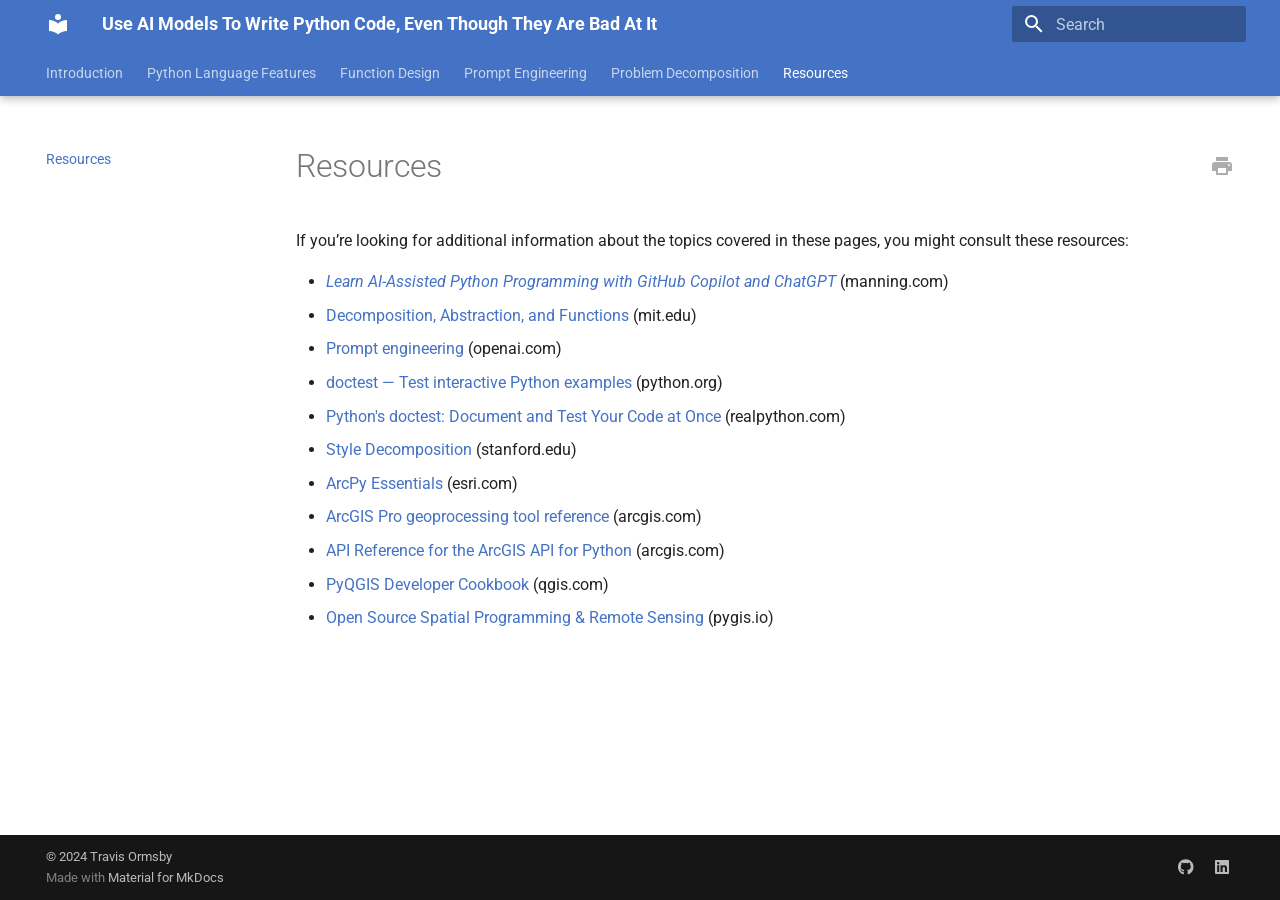
<file: Resources/index.html>
<!doctype html>
<html lang="en" class="no-js">
  <head>
    
      <meta charset="utf-8">
      <meta name="viewport" content="width=device-width,initial-scale=1">
      
      
      
      
        <link rel="prev" href="../ProblemDecomposition/">
      
      
      
      <link rel="icon" href="../assets/images/favicon.png">
      <meta name="generator" content="mkdocs-1.6.1, mkdocs-material-9.5.39">
    
    
      
        <title>Resources - Use AI Models To Write Python Code, Even Though They Are Bad At It  </title>
      
    
    
      <link rel="stylesheet" href="../assets/stylesheets/main.8c3ca2c6.min.css">
      
        
        <link rel="stylesheet" href="../assets/stylesheets/palette.06af60db.min.css">
      
      


    
    
      
    
    
      
        
        
        <link rel="preconnect" href="https://fonts.gstatic.com" crossorigin>
        <link rel="stylesheet" href="https://fonts.googleapis.com/css?family=Roboto:300,300i,400,400i,700,700i%7CRoboto+Mono:400,400i,700,700i&display=fallback">
        <style>:root{--md-text-font:"Roboto";--md-code-font:"Roboto Mono"}</style>
      
    
    
      <link rel="stylesheet" href="../css/print-site-enum-headings1.css">
    
      <link rel="stylesheet" href="../css/print-site-enum-headings2.css">
    
      <link rel="stylesheet" href="../css/print-site-enum-headings3.css">
    
      <link rel="stylesheet" href="../css/print-site-enum-headings4.css">
    
      <link rel="stylesheet" href="../css/print-site-enum-headings5.css">
    
      <link rel="stylesheet" href="../css/print-site-enum-headings6.css">
    
      <link rel="stylesheet" href="../css/print-site.css">
    
      <link rel="stylesheet" href="../css/print-site-material.css">
    
      <link rel="stylesheet" href="../stylesheets/extra.css">
    
    <script>__md_scope=new URL("..",location),__md_hash=e=>[...e].reduce(((e,_)=>(e<<5)-e+_.charCodeAt(0)),0),__md_get=(e,_=localStorage,t=__md_scope)=>JSON.parse(_.getItem(t.pathname+"."+e)),__md_set=(e,_,t=localStorage,a=__md_scope)=>{try{t.setItem(a.pathname+"."+e,JSON.stringify(_))}catch(e){}}</script>
    
      

    
    
    
  </head>
  
  
    
    
      
    
    
    
    
    <body dir="ltr" data-md-color-scheme="default" data-md-color-primary="custom" data-md-color-accent="deep-orange">
  
    
    <input class="md-toggle" data-md-toggle="drawer" type="checkbox" id="__drawer" autocomplete="off">
    <input class="md-toggle" data-md-toggle="search" type="checkbox" id="__search" autocomplete="off">
    <label class="md-overlay" for="__drawer"></label>
    <div data-md-component="skip">
      
        
        <a href="#resources" class="md-skip">
          Skip to content
        </a>
      
    </div>
    <div data-md-component="announce">
      
    </div>
    
    
      

  

<header class="md-header md-header--shadow md-header--lifted" data-md-component="header">
  <nav class="md-header__inner md-grid" aria-label="Header">
    <a href=".." title="Use AI Models To Write Python Code, Even Though They Are Bad At It  " class="md-header__button md-logo" aria-label="Use AI Models To Write Python Code, Even Though They Are Bad At It  " data-md-component="logo">
      
  
  <svg xmlns="http://www.w3.org/2000/svg" viewBox="0 0 24 24"><path d="M12 8a3 3 0 0 0 3-3 3 3 0 0 0-3-3 3 3 0 0 0-3 3 3 3 0 0 0 3 3m0 3.54C9.64 9.35 6.5 8 3 8v11c3.5 0 6.64 1.35 9 3.54 2.36-2.19 5.5-3.54 9-3.54V8c-3.5 0-6.64 1.35-9 3.54"/></svg>

    </a>
    <label class="md-header__button md-icon" for="__drawer">
      
      <svg xmlns="http://www.w3.org/2000/svg" viewBox="0 0 24 24"><path d="M3 6h18v2H3zm0 5h18v2H3zm0 5h18v2H3z"/></svg>
    </label>
    <div class="md-header__title" data-md-component="header-title">
      <div class="md-header__ellipsis">
        <div class="md-header__topic">
          <span class="md-ellipsis">
            Use AI Models To Write Python Code, Even Though They Are Bad At It  
          </span>
        </div>
        <div class="md-header__topic" data-md-component="header-topic">
          <span class="md-ellipsis">
            
              Resources
            
          </span>
        </div>
      </div>
    </div>
    
      
        <form class="md-header__option" data-md-component="palette">
  
    
    
    
    <input class="md-option" data-md-color-media="" data-md-color-scheme="default" data-md-color-primary="custom" data-md-color-accent="deep-orange"  aria-hidden="true"  type="radio" name="__palette" id="__palette_0">
    
  
</form>
      
    
    
      <script>var palette=__md_get("__palette");if(palette&&palette.color){if("(prefers-color-scheme)"===palette.color.media){var media=matchMedia("(prefers-color-scheme: light)"),input=document.querySelector(media.matches?"[data-md-color-media='(prefers-color-scheme: light)']":"[data-md-color-media='(prefers-color-scheme: dark)']");palette.color.media=input.getAttribute("data-md-color-media"),palette.color.scheme=input.getAttribute("data-md-color-scheme"),palette.color.primary=input.getAttribute("data-md-color-primary"),palette.color.accent=input.getAttribute("data-md-color-accent")}for(var[key,value]of Object.entries(palette.color))document.body.setAttribute("data-md-color-"+key,value)}</script>
    
    
    
      <label class="md-header__button md-icon" for="__search">
        
        <svg xmlns="http://www.w3.org/2000/svg" viewBox="0 0 24 24"><path d="M9.5 3A6.5 6.5 0 0 1 16 9.5c0 1.61-.59 3.09-1.56 4.23l.27.27h.79l5 5-1.5 1.5-5-5v-.79l-.27-.27A6.52 6.52 0 0 1 9.5 16 6.5 6.5 0 0 1 3 9.5 6.5 6.5 0 0 1 9.5 3m0 2C7 5 5 7 5 9.5S7 14 9.5 14 14 12 14 9.5 12 5 9.5 5"/></svg>
      </label>
      <div class="md-search" data-md-component="search" role="dialog">
  <label class="md-search__overlay" for="__search"></label>
  <div class="md-search__inner" role="search">
    <form class="md-search__form" name="search">
      <input type="text" class="md-search__input" name="query" aria-label="Search" placeholder="Search" autocapitalize="off" autocorrect="off" autocomplete="off" spellcheck="false" data-md-component="search-query" required>
      <label class="md-search__icon md-icon" for="__search">
        
        <svg xmlns="http://www.w3.org/2000/svg" viewBox="0 0 24 24"><path d="M9.5 3A6.5 6.5 0 0 1 16 9.5c0 1.61-.59 3.09-1.56 4.23l.27.27h.79l5 5-1.5 1.5-5-5v-.79l-.27-.27A6.52 6.52 0 0 1 9.5 16 6.5 6.5 0 0 1 3 9.5 6.5 6.5 0 0 1 9.5 3m0 2C7 5 5 7 5 9.5S7 14 9.5 14 14 12 14 9.5 12 5 9.5 5"/></svg>
        
        <svg xmlns="http://www.w3.org/2000/svg" viewBox="0 0 24 24"><path d="M20 11v2H8l5.5 5.5-1.42 1.42L4.16 12l7.92-7.92L13.5 5.5 8 11z"/></svg>
      </label>
      <nav class="md-search__options" aria-label="Search">
        
        <button type="reset" class="md-search__icon md-icon" title="Clear" aria-label="Clear" tabindex="-1">
          
          <svg xmlns="http://www.w3.org/2000/svg" viewBox="0 0 24 24"><path d="M19 6.41 17.59 5 12 10.59 6.41 5 5 6.41 10.59 12 5 17.59 6.41 19 12 13.41 17.59 19 19 17.59 13.41 12z"/></svg>
        </button>
      </nav>
      
        <div class="md-search__suggest" data-md-component="search-suggest"></div>
      
    </form>
    <div class="md-search__output">
      <div class="md-search__scrollwrap" tabindex="0" data-md-scrollfix>
        <div class="md-search-result" data-md-component="search-result">
          <div class="md-search-result__meta">
            Initializing search
          </div>
          <ol class="md-search-result__list" role="presentation"></ol>
        </div>
      </div>
    </div>
  </div>
</div>
    
    
  </nav>
  
    
      
<nav class="md-tabs" aria-label="Tabs" data-md-component="tabs">
  <div class="md-grid">
    <ul class="md-tabs__list">
      
        
  
  
  
    <li class="md-tabs__item">
      <a href=".." class="md-tabs__link">
        
  
    
  
  Introduction

      </a>
    </li>
  

      
        
  
  
  
    <li class="md-tabs__item">
      <a href="../PythonLanguageFeatures/" class="md-tabs__link">
        
  
    
  
  Python Language Features

      </a>
    </li>
  

      
        
  
  
  
    <li class="md-tabs__item">
      <a href="../FunctionDesign/" class="md-tabs__link">
        
  
    
  
  Function Design

      </a>
    </li>
  

      
        
  
  
  
    <li class="md-tabs__item">
      <a href="../PromptEngineering/" class="md-tabs__link">
        
  
    
  
  Prompt Engineering

      </a>
    </li>
  

      
        
  
  
  
    <li class="md-tabs__item">
      <a href="../ProblemDecomposition/" class="md-tabs__link">
        
  
    
  
  Problem Decomposition

      </a>
    </li>
  

      
        
  
  
    
  
  
    <li class="md-tabs__item md-tabs__item--active">
      <a href="./" class="md-tabs__link">
        
  
    
  
  Resources

      </a>
    </li>
  

      
    </ul>
  </div>
</nav>
    
  
</header>
    
    <div class="md-container" data-md-component="container">
      
      
        
      
      <main class="md-main" data-md-component="main">
        <div class="md-main__inner md-grid">
          
            
              
              <div class="md-sidebar md-sidebar--primary" data-md-component="sidebar" data-md-type="navigation" >
                <div class="md-sidebar__scrollwrap">
                  <div class="md-sidebar__inner">
                    


  


  

<nav class="md-nav md-nav--primary md-nav--lifted md-nav--integrated" aria-label="Navigation" data-md-level="0">
  <label class="md-nav__title" for="__drawer">
    <a href=".." title="Use AI Models To Write Python Code, Even Though They Are Bad At It  " class="md-nav__button md-logo" aria-label="Use AI Models To Write Python Code, Even Though They Are Bad At It  " data-md-component="logo">
      
  
  <svg xmlns="http://www.w3.org/2000/svg" viewBox="0 0 24 24"><path d="M12 8a3 3 0 0 0 3-3 3 3 0 0 0-3-3 3 3 0 0 0-3 3 3 3 0 0 0 3 3m0 3.54C9.64 9.35 6.5 8 3 8v11c3.5 0 6.64 1.35 9 3.54 2.36-2.19 5.5-3.54 9-3.54V8c-3.5 0-6.64 1.35-9 3.54"/></svg>

    </a>
    Use AI Models To Write Python Code, Even Though They Are Bad At It  
  </label>
  
  <ul class="md-nav__list" data-md-scrollfix>
    
      
      
  
  
  
  
    <li class="md-nav__item">
      <a href=".." class="md-nav__link">
        
  
  <span class="md-ellipsis">
    Introduction
  </span>
  

      </a>
    </li>
  

    
      
      
  
  
  
  
    <li class="md-nav__item">
      <a href="../PythonLanguageFeatures/" class="md-nav__link">
        
  
  <span class="md-ellipsis">
    Python Language Features
  </span>
  

      </a>
    </li>
  

    
      
      
  
  
  
  
    <li class="md-nav__item">
      <a href="../FunctionDesign/" class="md-nav__link">
        
  
  <span class="md-ellipsis">
    Function Design
  </span>
  

      </a>
    </li>
  

    
      
      
  
  
  
  
    <li class="md-nav__item">
      <a href="../PromptEngineering/" class="md-nav__link">
        
  
  <span class="md-ellipsis">
    Prompt Engineering
  </span>
  

      </a>
    </li>
  

    
      
      
  
  
  
  
    <li class="md-nav__item">
      <a href="../ProblemDecomposition/" class="md-nav__link">
        
  
  <span class="md-ellipsis">
    Problem Decomposition
  </span>
  

      </a>
    </li>
  

    
      
      
  
  
    
  
  
  
    <li class="md-nav__item md-nav__item--active">
      
      <input class="md-nav__toggle md-toggle" type="checkbox" id="__toc">
      
      
        
      
      
      <a href="./" class="md-nav__link md-nav__link--active">
        
  
  <span class="md-ellipsis">
    Resources
  </span>
  

      </a>
      
    </li>
  

    
  </ul>
</nav>
                  </div>
                </div>
              </div>
            
            
          
          
            <div class="md-content" data-md-component="content">
              <article class="md-content__inner md-typeset">
                


    <a href="../print_page/" title="Print Site" class="md-content__button md-icon">
        <svg xmlns="http://www.w3.org/2000/svg" viewBox="0 0 24 24"><path d="M18 3H6v4h12m1 5a1 1 0 0 1-1-1 1 1 0 0 1 1-1 1 1 0 0 1 1 1 1 1 0 0 1-1 1m-3 7H8v-5h8m3-6H5a3 3 0 0 0-3 3v6h4v4h12v-4h4v-6a3 3 0 0 0-3-3"/></svg>
    </a>



                  


<h1 id="resources">Resources</h1>
<p>If you’re looking for additional information about the topics covered in these pages, you might consult these resources:</p>
<ul>
<li><em><a href="https://www.manning.com/books/learn-ai-assisted-python-programming">Learn AI-Assisted Python Programming with GitHub Copilot and ChatGPT</a></em> (manning.com)</li>
<li><a href="https://ocw.mit.edu/courses/6-0001-introduction-to-computer-science-and-programming-in-python-fall-2016/resources/lecture-4-decomposition-abstraction-and-functions/">Decomposition, Abstraction, and Functions</a> (mit.edu)</li>
<li><a href="https://platform.openai.com/docs/guides/prompt-engineering">Prompt engineering</a> (openai.com)</li>
<li><a href="https://docs.python.org/3/library/doctest.html">doctest — Test interactive Python examples</a> (python.org)</li>
<li><a href="https://realpython.com/python-doctest/">Python's doctest: Document and Test Your Code at Once</a> (realpython.com)</li>
<li><a href="https://cs.stanford.edu/people/nick/py/python-style-decomposition.html">Style Decomposition</a> (stanford.edu)</li>
<li><a href="https://www.esri.com/training/catalog/5e7a48e6a662e60f85592a97/arcpy-essentials/">ArcPy Essentials</a> (esri.com)</li>
<li><a href="https://pro.arcgis.com/en/pro-app/latest/tool-reference/main/arcgis-pro-tool-reference.htm">ArcGIS Pro geoprocessing tool reference</a> (arcgis.com)</li>
<li><a href="https://developers.arcgis.com/python/api-reference/">API Reference for the ArcGIS API for Python</a> (arcgis.com)</li>
<li><a href="https://docs.qgis.org/3.34/en/docs/pyqgis_developer_cookbook/index.html">PyQGIS Developer Cookbook</a> (qgis.com)</li>
<li><a href="https://pygis.io/docs/a_intro.html">Open Source Spatial Programming &amp; Remote Sensing</a> (pygis.io)</li>
</ul>












                

              </article>
            </div>
          
          
  <script>var tabs=__md_get("__tabs");if(Array.isArray(tabs))e:for(var set of document.querySelectorAll(".tabbed-set")){var labels=set.querySelector(".tabbed-labels");for(var tab of tabs)for(var label of labels.getElementsByTagName("label"))if(label.innerText.trim()===tab){var input=document.getElementById(label.htmlFor);input.checked=!0;continue e}}</script>

<script>var target=document.getElementById(location.hash.slice(1));target&&target.name&&(target.checked=target.name.startsWith("__tabbed_"))</script>
        </div>
        
          <button type="button" class="md-top md-icon" data-md-component="top" hidden>
  
  <svg xmlns="http://www.w3.org/2000/svg" viewBox="0 0 24 24"><path d="M13 20h-2V8l-5.5 5.5-1.42-1.42L12 4.16l7.92 7.92-1.42 1.42L13 8z"/></svg>
  Back to top
</button>
        
      </main>
      
        <footer class="md-footer">
  
  <div class="md-footer-meta md-typeset">
    <div class="md-footer-meta__inner md-grid">
      <div class="md-copyright">
  
    <div class="md-copyright__highlight">
      © 2024 <a href="https://github.com/travisormsby" target"_blank" rel="noopener">Travis Ormsby</a>
    </div>
  
  
    Made with
    <a href="https://squidfunk.github.io/mkdocs-material/" target="_blank" rel="noopener">
      Material for MkDocs
    </a>
  
</div>
      
        <div class="md-social">
  
    
    
    
    
      
      
    
    <a href="https://github.com/travisormsby" target="_blank" rel="noopener" title="github.com" class="md-social__link">
      <svg xmlns="http://www.w3.org/2000/svg" viewBox="0 0 496 512"><!--! Font Awesome Free 6.6.0 by @fontawesome - https://fontawesome.com License - https://fontawesome.com/license/free (Icons: CC BY 4.0, Fonts: SIL OFL 1.1, Code: MIT License) Copyright 2024 Fonticons, Inc.--><path d="M165.9 397.4c0 2-2.3 3.6-5.2 3.6-3.3.3-5.6-1.3-5.6-3.6 0-2 2.3-3.6 5.2-3.6 3-.3 5.6 1.3 5.6 3.6m-31.1-4.5c-.7 2 1.3 4.3 4.3 4.9 2.6 1 5.6 0 6.2-2s-1.3-4.3-4.3-5.2c-2.6-.7-5.5.3-6.2 2.3m44.2-1.7c-2.9.7-4.9 2.6-4.6 4.9.3 2 2.9 3.3 5.9 2.6 2.9-.7 4.9-2.6 4.6-4.6-.3-1.9-3-3.2-5.9-2.9M244.8 8C106.1 8 0 113.3 0 252c0 110.9 69.8 205.8 169.5 239.2 12.8 2.3 17.3-5.6 17.3-12.1 0-6.2-.3-40.4-.3-61.4 0 0-70 15-84.7-29.8 0 0-11.4-29.1-27.8-36.6 0 0-22.9-15.7 1.6-15.4 0 0 24.9 2 38.6 25.8 21.9 38.6 58.6 27.5 72.9 20.9 2.3-16 8.8-27.1 16-33.7-55.9-6.2-112.3-14.3-112.3-110.5 0-27.5 7.6-41.3 23.6-58.9-2.6-6.5-11.1-33.3 2.6-67.9 20.9-6.5 69 27 69 27 20-5.6 41.5-8.5 62.8-8.5s42.8 2.9 62.8 8.5c0 0 48.1-33.6 69-27 13.7 34.7 5.2 61.4 2.6 67.9 16 17.7 25.8 31.5 25.8 58.9 0 96.5-58.9 104.2-114.8 110.5 9.2 7.9 17 22.9 17 46.4 0 33.7-.3 75.4-.3 83.6 0 6.5 4.6 14.4 17.3 12.1C428.2 457.8 496 362.9 496 252 496 113.3 383.5 8 244.8 8M97.2 352.9c-1.3 1-1 3.3.7 5.2 1.6 1.6 3.9 2.3 5.2 1 1.3-1 1-3.3-.7-5.2-1.6-1.6-3.9-2.3-5.2-1m-10.8-8.1c-.7 1.3.3 2.9 2.3 3.9 1.6 1 3.6.7 4.3-.7.7-1.3-.3-2.9-2.3-3.9-2-.6-3.6-.3-4.3.7m32.4 35.6c-1.6 1.3-1 4.3 1.3 6.2 2.3 2.3 5.2 2.6 6.5 1 1.3-1.3.7-4.3-1.3-6.2-2.2-2.3-5.2-2.6-6.5-1m-11.4-14.7c-1.6 1-1.6 3.6 0 5.9s4.3 3.3 5.6 2.3c1.6-1.3 1.6-3.9 0-6.2-1.4-2.3-4-3.3-5.6-2"/></svg>
    </a>
  
    
    
    
    
      
      
    
    <a href="https://www.linkedin.com/in/travis-ormsby/" target="_blank" rel="noopener" title="www.linkedin.com" class="md-social__link">
      <svg xmlns="http://www.w3.org/2000/svg" viewBox="0 0 448 512"><!--! Font Awesome Free 6.6.0 by @fontawesome - https://fontawesome.com License - https://fontawesome.com/license/free (Icons: CC BY 4.0, Fonts: SIL OFL 1.1, Code: MIT License) Copyright 2024 Fonticons, Inc.--><path d="M416 32H31.9C14.3 32 0 46.5 0 64.3v383.4C0 465.5 14.3 480 31.9 480H416c17.6 0 32-14.5 32-32.3V64.3c0-17.8-14.4-32.3-32-32.3M135.4 416H69V202.2h66.5V416zm-33.2-243c-21.3 0-38.5-17.3-38.5-38.5S80.9 96 102.2 96c21.2 0 38.5 17.3 38.5 38.5 0 21.3-17.2 38.5-38.5 38.5m282.1 243h-66.4V312c0-24.8-.5-56.7-34.5-56.7-34.6 0-39.9 27-39.9 54.9V416h-66.4V202.2h63.7v29.2h.9c8.9-16.8 30.6-34.5 62.9-34.5 67.2 0 79.7 44.3 79.7 101.9z"/></svg>
    </a>
  
</div>
      
    </div>
  </div>
</footer>
      
    </div>
    <div class="md-dialog" data-md-component="dialog">
      <div class="md-dialog__inner md-typeset"></div>
    </div>
    
    
    <script id="__config" type="application/json">{"base": "..", "features": ["navigation.tabs", "navigation.tabs.sticky", "navigation.sections", "navigation.indexes", "navigation.top", "toc.integrate", "search.suggest", "search.highlight", "content.tabs.link", "content.code.annotation", "content.code.copy"], "search": "../assets/javascripts/workers/search.6ce7567c.min.js", "translations": {"clipboard.copied": "Copied to clipboard", "clipboard.copy": "Copy to clipboard", "search.result.more.one": "1 more on this page", "search.result.more.other": "# more on this page", "search.result.none": "No matching documents", "search.result.one": "1 matching document", "search.result.other": "# matching documents", "search.result.placeholder": "Type to start searching", "search.result.term.missing": "Missing", "select.version": "Select version"}}</script>
    
    
      <script src="../assets/javascripts/bundle.525ec568.min.js"></script>
      
        <script src="../js/print-site.js"></script>
      
    
  </body>
</html>
</file>
<file: css/print-site-enum-headings1.css>
/* 
Enumerate headings

Only displayed when set in mkdocs.yml

print-site:
    - print-site-enumerate_headings: true
*/

/* Reset all enumeration at start of page */
body {counter-reset: chapter sec-top toc-chapter toc-sec-chapter figurecounter;}

/* Enumerate headings of CHAPTERS,
that are part of an original included page */
.print-site-enumerate-headings .print-page h1 {counter-reset: section sub-section composite detail last; }
.print-site-enumerate-headings .print-page h2 {counter-reset: sub-section composite detail last; }
.print-site-enumerate-headings .print-page h3 {counter-reset: composite detail last; }
.print-site-enumerate-headings .print-page h4 {counter-reset: detail last; }
.print-site-enumerate-headings .print-page h5 {counter-reset: last; }
.print-site-enumerate-headings .print-page h1:before {
    counter-increment: chapter;
    content: counter(chapter) " " !important;
}
.print-site-enumerate-headings h1.print-page-toc-title:before,
#print-site-cover-page h1:before,
#print-site-cover-page h2:before,
#print-site-cover-page h3:before,
#print-site-cover-page h4:before,
#print-site-cover-page h5:before,
#print-site-cover-page h6:before {
    content: none !important;
    counter-increment: none;
}


/* Enumerate headings of SECTIONS,
that are part of an original included page */
.print-site-enumerate-headings h1 {counter-reset: sec-section sec-sub-section sec-composite sec-detail sec-last; }
.print-site-enumerate-headings h2.nav-section-title {counter-reset: sec-sub-section sec-composite sec-detail sec-last; }
.print-site-enumerate-headings h3.nav-section-title {counter-reset: sec-composite sec-detail sec-last; }
.print-site-enumerate-headings h4.nav-section-title {counter-reset: sec-detail sec-last; }
.print-site-enumerate-headings h5.nav-section-title {counter-reset: sec-last; }
.print-site-enumerate-headings h1.nav-section-title:before {
    counter-increment: sec-top;
    content: counter(sec-top, upper-roman) ". " !important;
}


/* Enumerate CHAPTERS in table of contents also */
.print-site-enumerate-headings .print-site-toc-level-1 > ul { counter-reset: toc-section; }
.print-site-enumerate-headings .print-site-toc-level-2 > ul { counter-reset: toc-sub-section; }
.print-site-enumerate-headings .print-site-toc-level-3 > ul { counter-reset: toc-composite; }
.print-site-enumerate-headings .print-site-toc-level-4 > ul { counter-reset: toc-detail; }
.print-site-enumerate-headings .print-site-toc-level-5 > ul { counter-reset: toc-last; }
.print-site-enumerate-headings .print-site-toc-level-1 > li a:before {
    counter-increment: toc-chapter;
    content: counter(toc-chapter) " "; 
}

/* Enumerate SECTIONS in table of contents also */
.print-site-enumerate-headings li.toc-nav-section-title-level-1 { counter-reset: toc-sec-section; }
.print-site-enumerate-headings li.toc-nav-section-title-level-2 { counter-reset: toc-sec-sub-section; }
.print-site-enumerate-headings li.toc-nav-section-title-level-3 { counter-reset: toc-sec-composite; }
.print-site-enumerate-headings li.toc-nav-section-title-level-4 { counter-reset: toc-sec-detail; }
.print-site-enumerate-headings li.toc-nav-section-title-level-5 { counter-reset: toc-sec-last; }
.print-site-enumerate-headings li.toc-nav-section-title-level-1:before {
    counter-increment: toc-sec-chapter;
    content: counter(toc-sec-chapter, upper-roman) " "; 
}


#print-page-toc li a.headerlink:before {
    content: none !important;
    counter-increment: none;
}
</file>
<file: css/print-site-enum-headings2.css>
/* 
Enumerate level 2 headings of CHAPTERS,
that are part of an original included page

Only displayed when set in mkdocs.yml:

print-site:
    - enumerate_headings: true 
    - enumerate_headings_depth: 2 # or more
*/

.print-site-enumerate-headings .print-page h2:before {
  counter-increment: section;
  content: counter(chapter) "." counter(section) " " !important;
}

/* 
Enumerate level 2 headings of SECTIONS,
that are part of an original included page

Only displayed when set in mkdocs.yml:

print-site:
    - enumerate_headings: true 
    - enumerate_headings_depth: 2 # or more
*/
.print-site-enumerate-headings h2.nav-section-title:before {
    counter-increment: sec-section;
    content: counter(sec-top, upper-roman) "." counter(sec-section, upper-roman) " " !important;
  }


/* Enumerate CHAPTERS in table of contents also */

.print-site-enumerate-headings .print-site-toc-level-2 > li a:before {
    counter-increment: toc-section; 
    content: counter(toc-chapter) "." counter(toc-section) " ";
}

/* Enumerate SECTIONS in table of contents also */

.print-site-enumerate-headings li.toc-nav-section-title-level-2:before {
    counter-increment: toc-sec-section; 
    content: counter(toc-sec-chapter, upper-roman) "." counter(toc-sec-section, upper-roman) " ";
}
</file>
<file: css/print-site-enum-headings3.css>
/* 
Enumerate level 2 headings of CHAPTERS,
that are part of an original included page

Only displayed when set in mkdocs.yml:

print-site:
    - enumerate_headings: true 
    - enumerate_headings_depth: 2 # or more
*/


.print-site-enumerate-headings .print-page h3:before {
counter-increment: sub-section;
content: counter(chapter) "." counter(section) "." counter(sub-section) " " !important;
}

  
/* 
Enumerate level 2 headings of SECTIONS,
that are part of an original included page

Only displayed when set in mkdocs.yml:

print-site:
    - enumerate_headings: true 
    - enumerate_headings_depth: 2 # or more
*/

.print-site-enumerate-headings h3.nav-section-title:before {
    counter-increment: sec-sub-section;
    content: counter(sec-top, upper-roman) "." counter(sec-section, upper-roman) "." counter(sec-sub-section, upper-roman) " " !important;
}


/* Enumerate CHAPTERS in table of contents also */


.print-site-enumerate-headings .print-site-toc-level-3 > li a:before {
    counter-increment: toc-sub-section;
    content: counter(toc-chapter) "." counter(toc-section) "." counter(toc-sub-section) " ";
}


/* Enumerate SECTIONS in table of contents also */


.print-site-enumerate-headings li.toc-nav-section-title-level-3:before {
    counter-increment: toc-sec-sub-section;
    content: counter(toc-sec-chapter, upper-roman) "." counter(toc-sec-section, upper-roman) "." counter(toc-sec-sub-section, upper-roman) " ";
}
</file>
<file: css/print-site-enum-headings4.css>
/* 
Enumerate level 2 headings of CHAPTERS,
that are part of an original included page

Only displayed when set in mkdocs.yml:

print-site:
    - enumerate_headings: true 
    - enumerate_headings_depth: 2 # or more
*/

.print-site-enumerate-headings .print-page h4:before {
counter-increment: composite;
content: counter(chapter) "." counter(section) "." counter(sub-section) "." counter(composite) " " !important;
}
    
/* 
Enumerate level 2 headings of SECTIONS,
that are part of an original included page

Only displayed when set in mkdocs.yml:

print-site:
    - enumerate_headings: true 
    - enumerate_headings_depth: 2 # or more
*/


.print-site-enumerate-headings h4.nav-section-title:before {
    counter-increment: sec-composite;
    content: counter(sec-top, upper-roman) "." counter(sec-section, upper-roman) "." counter(sec-sub-section, upper-roman) "." counter(sec-composite, upper-roman) " " !important;
}

/* Enumerate CHAPTERS in table of contents also */

.print-site-enumerate-headings .print-site-toc-level-4 > li a:before {
    counter-increment: toc-composite;
    content: counter(toc-chapter) "." counter(toc-section) "." counter(toc-sub-section) "." counter(toc-composite) " ";
}


/* Enumerate SECTIONS in table of contents also */


.print-site-enumerate-headings li.toc-nav-section-title-level-4before {
    counter-increment: toc-sec-composite;
    content: counter(toc-sec-chapter, upper-roman) "." counter(toc-sec-section, upper-roman) "." counter(toc-sec-sub-section, upper-roman) "." counter(toc-sec-composite, upper-roman) " ";
}
</file>
<file: css/print-site-enum-headings5.css>
/* 
Enumerate level 2 headings of CHAPTERS,
that are part of an original included page

Only displayed when set in mkdocs.yml:

print-site:
    - enumerate_headings: true 
    - enumerate_headings_depth: 2 # or more
*/

.print-site-enumerate-headings .print-page h5:before {
counter-increment: detail;
content: counter(chapter) "." counter(section) "." counter(sub-section) "." counter(composite) "." counter(detail) " " !important;
}
    
/* 
Enumerate level 2 headings of SECTIONS,
that are part of an original included page

Only displayed when set in mkdocs.yml:

print-site:
    - enumerate_headings: true 
    - enumerate_headings_depth: 2 # or more
*/


.print-site-enumerate-headings h5.nav-section-title:before {
    counter-increment: sec-detail;
    content: counter(sec-top, upper-roman) "." counter(sec-section, upper-roman) "." counter(sec-sub-section, upper-roman) "." counter(sec-composite, upper-roman) "." counter(sec-detail, upper-roman) " " !important;
}


/* Enumerate CHAPTERS in table of contents also */

.print-site-enumerate-headings .print-site-toc-level-5 > li a:before {
    counter-increment: toc-detail;
    content: counter(toc-chapter) "." counter(toc-section) "." counter(toc-sub-section) "." counter(toc-composite) "." counter(toc-detail) " ";
}


/* Enumerate SECTIONS in table of contents also */

.print-site-enumerate-headings li.toc-nav-section-title-level-5:before {
    counter-increment: toc-detail;
    content: counter(toc-sec-chapter, upper-roman) "." counter(toc-sec-section, upper-roman) "." counter(toc-sec-sub-section, upper-roman) "." counter(toc-sec-composite, upper-roman) "." counter(toc-sec-detail, upper-roman) " ";
}
</file>
<file: css/print-site-enum-headings6.css>
/* 
Enumerate level 2 headings of CHAPTERS,
that are part of an original included page

Only displayed when set in mkdocs.yml:

print-site:
    - enumerate_headings: true 
    - enumerate_headings_depth: 2 # or more
*/


.print-site-enumerate-headings .print-page h6:before {
    counter-increment: last;
    content: counter(chapter) "." counter(section) "." counter(sub-section) "." counter(composite) "." counter(detail) "." counter(last) " " !important;
}
    
/* 
Enumerate level 2 headings of SECTIONS,
that are part of an original included page

Only displayed when set in mkdocs.yml:

print-site:
    - enumerate_headings: true 
    - enumerate_headings_depth: 2 # or more
*/

.print-site-enumerate-headings h6.nav-section-title:before {
    counter-increment: sec-last;
    content: counter(sec-top, upper-roman) "." counter(sec-section, upper-roman) "." counter(sec-sub-section, upper-roman) "." counter(sec-composite, upper-roman) "." counter(sec-detail, upper-roman) "." counter(sec-last, upper-roman) " " !important;
}


/* Enumerate CHAPTERS in table of contents also */

.print-site-enumerate-headings .print-site-toc-level-6 > li a:before {
    counter-increment: toc-last;
    content: counter(toc-chapter) "." counter(toc-section) "." counter(toc-sub-section) "." counter(toc-composite) "." counter(toc-detail) "." counter(toc-last) " ";
}

/* Enumerate SECTIONS in table of contents also */

.print-site-enumerate-headings li.toc-nav-section-title-level-6:before {
    counter-increment: toc-sec-last;
    content: counter(toc-sec-chapter, upper-roman) "." counter(toc-sec-section, upper-roman) "." counter(toc-sec-sub-section, upper-roman) "." counter(toc-sec-composite, upper-roman) "." counter(toc-sec-detail, upper-roman) "." counter(toc-last, upper-roman) " ";
}
</file>
<file: css/print-site.css>
/* 
The print-site banner
*/
#print-site-banner {
    border:2px; 
    border-style:solid; 
    border-color:#000000; 
    padding: 0em 1em 0em 1em; 
    margin-bottom: 2em;
}
#print-site-banner h3 {
    margin-top: 1rem;
}

/* Enumerate figures */
.print-site-enumerate-figures figcaption:before {
    counter-increment: figurecounter;
    content: "Figure " counter(figurecounter) ": ";
}


/* Print URLS: 
Change a 'link' to 'link (target)' */
div.print-site-add-full-url section.print-page a[href^="http"]::after{
    content: " (" attr(href) ") ";
}


/* Do some nice animations when clicking on a ToC link */
#print-site-page h1:target, 
#print-site-page h2:target, 
#print-site-page h3:target, 
#print-site-page h4:target, 
#print-site-page h5:target, 
#print-site-page h6:target {
    animation: highlight 1.5s ease;
}
#print-site-page .print-page:target h1 {
    animation: highlight 1.5s ease;
}
@keyframes highlight {
    from { color: orange; }
    to { color: none; }
}


/* 
Print site table of contents styling
 */
/* Don't display the table of contents in HTML version */
#print-page-toc { display: none }


.print-page-toc-nav {
    padding-bottom: 2em;
}

#print-page-toc ul {
    /* margin-left: 1.6em; */
    margin-top: 0;
    margin-bottom: 0;
    padding-left: 0;
    list-style-position: inside;
}
#print-page-toc ul.print-site-toc-level-2,
#print-page-toc ul.print-site-toc-level-3,
#print-page-toc ul.print-site-toc-level-4,
#print-page-toc ul.print-site-toc-level-5,
#print-page-toc ul.print-site-toc-level-6 {
    margin-left: 1.6em;
}
#print-page-toc ul li {
    margin-left: 0;
    margin-bottom: 0.2em;
}
ul.print-site-toc-level-1 {
    list-style-type: none;
}
ul.print-site-toc-level-1 li a {
    font-weight: bold;
    font-size: 120%;
}
ul.print-site-toc-level-2 li a {
    font-weight: normal;
    font-size: 100%;
    margin-bottom: 0em;
}
#print-site-page ul li.toc-nav-section-title {
    padding-top: 1em;
    padding-bottom: 0em;
    font-size: 110%;
    letter-spacing: 1px;
}
#print-site-page ul.toc-section-line-border { 
    border-left: 5px solid grey;
    padding-left: 1.5em;
    margin-top: 0.5em;
    margin-bottom: 1em;
}


#print-site-page ul {
    margin-left: 0em;
}




/* Don't display the section headings that we added
For now, we added them for use only in the table of contents */
#print-site-page h1.nav-section-title,
#print-site-page h2.nav-section-title,
#print-site-page h3.nav-section-title,
#print-site-page h4.nav-section-title,
#print-site-page h5.nav-section-title,
#print-site-page h6.nav-section-title { 
    padding-top: 1.5em;
    padding-bottom: 1em;
    padding-left: 1em;
    font-size: 2.2em;
    font-weight: 300;
    line-height: 1.3;
    color: var(--md-default-fg-color--light);
}
#print-site-page h1.nav-section-title-end,
#print-site-page h2.nav-section-title-end,
#print-site-page h3.nav-section-title-end,
#print-site-page h4.nav-section-title-end,
#print-site-page h5.nav-section-title-end,
#print-site-page h6.nav-section-title-end { display: none; }

/* In the TOC, we want lines that are children of a section to be displayed with a left margin */
#print-site-page ul li.toc-nav-section-child { padding-left: 1em; }

/* Be able to not print certain elements */
#print-site-page .print-site-plugin-ignore { display: none;}



@media print {    

    /* included bookmarks on h1 and h2
    Doesn't work, but included In case Chrome gets support 
    for these experimental CSS features that define PDF bookmarks */
    /* #print-site-page h1 {
        bookmark-level: 1;
        bookmark-label: content(); 
        -ah-bookmark-level: 1;
        -ro-pdf-bookmark-level: 1;
    }
    #print-site-page h2 {
        bookmark-level: 2;
        bookmark-label: content(); 
        -ah-bookmark-level: 2;
        -ro-pdf-bookmark-level: 2;
    } */

    /* Be able to not print certain elements */
    .print-site-plugin-ignore { display: none; }

    /* Remove print site banner */
    #print-site-banner { display: none; }

    /* display the table of contents in print version */
    #print-page-toc { display: block }

    /* PDF page breaks on each MkDocs page, except the first one */
    #print-site-page section.print-page {
        page-break-before: always;
    }
    #print-site-page section.print-page:first-of-type {
        page-break-before: avoid;
    }
    /* PDF page breaks - separate title page for each section */
    #print-site-page .nav-section-title {
        page-break-before: always;
        page-break-after: always;
        align-content: center;
        text-align: center;
        vertical-align: middle;
        padding-top: 150px !important;
        padding-bottom: 0em;
        padding-left: 0em;
        font-size: 2.5em;
    }

    #print-site-page p, 
    #print-site-page pre, 
    #print-site-page blockquote, 
    #print-site-page .tabbed-set {
        page-break-inside: avoid;
    }

    /* Avoid a page break immediately after a heading */
    /* Credits https://stackoverflow.com/a/9238898/5525118 */
    #print-site-page h1 {
        page-break-inside: avoid;
    }
    #print-site-page h1::after {
        content: "";
        display: block;
        height: 100px;
        margin-bottom: -100px;
    }

    #print-site-page footer { display : none; }

    
    #print-site-cover-page {
        display: block;
        width:100%; 
        text-align: center;
    }
    #print-site-cover-page h1 {
        font-size: 300%;
    }

}
</file>
<file: css/print-site-material.css>
/* print styles for mkdocs material theme 
https://github.com/squidfunk/mkdocs-material */


/* Table of Contents styling */
#print-site-page ul.toc-section-line-border { 
    border-left: 5px solid var(--md-default-fg-color--lightest);
}


/* Box shadows don't do well in PDFs */
#print-site-page table {
    border: 1px solid hsla(200, 18%, 26%, 1); /* #EFEFEF */
    box-shadow: none !important;
}

@media print {
    #print-site-page td {
        word-wrap: break-word;
    }

}

@page {

    size: A4 portrait;
    margin: 4em 1.5em 4em 1.5em;
    padding: 0em 0em 0em 0em;
    counter-increment: page;

    @bottom-center {
        content: string(chapter);
    }
    @bottom-right {
        content: 'Page ' counter(page);
    }

}
</file>
<file: stylesheets/extra.css>
:root {
    --md-primary-fg-color:        #4472C4;
  }

  #print-site-cover-page h1 {

    text-align: center;
}

@media screen {
  #copyright {
    display: none;
  }
}

@media print {
  div, figure {
    break-inside: avoid;
  }

  h1, h2 {
    page-break-before: auto;
    page-break-after: avoid;
  }

  #copyright {
    height: 700px;
    align-content: end;
    text-align: right;
  }

  #promptengineering-exercise-improve-a-function {
    page-break-before: always;
  }
</file>
<file: assets/stylesheets/main.8c3ca2c6.min.css>
@charset "UTF-8";html{-webkit-text-size-adjust:none;-moz-text-size-adjust:none;text-size-adjust:none;box-sizing:border-box}*,:after,:before{box-sizing:inherit}@media (prefers-reduced-motion){*,:after,:before{transition:none!important}}body{margin:0}a,button,input,label{-webkit-tap-highlight-color:transparent}a{color:inherit;text-decoration:none}hr{border:0;box-sizing:initial;display:block;height:.05rem;overflow:visible;padding:0}small{font-size:80%}sub,sup{line-height:1em}img{border-style:none}table{border-collapse:initial;border-spacing:0}td,th{font-weight:400;vertical-align:top}button{background:#0000;border:0;font-family:inherit;font-size:inherit;margin:0;padding:0}input{border:0;outline:none}:root{--md-primary-fg-color:#4051b5;--md-primary-fg-color--light:#5d6cc0;--md-primary-fg-color--dark:#303fa1;--md-primary-bg-color:#fff;--md-primary-bg-color--light:#ffffffb3;--md-accent-fg-color:#526cfe;--md-accent-fg-color--transparent:#526cfe1a;--md-accent-bg-color:#fff;--md-accent-bg-color--light:#ffffffb3}[data-md-color-scheme=default]{color-scheme:light}[data-md-color-scheme=default] img[src$="#gh-dark-mode-only"],[data-md-color-scheme=default] img[src$="#only-dark"]{display:none}:root,[data-md-color-scheme=default]{--md-hue:225deg;--md-default-fg-color:#000000de;--md-default-fg-color--light:#0000008a;--md-default-fg-color--lighter:#00000052;--md-default-fg-color--lightest:#00000012;--md-default-bg-color:#fff;--md-default-bg-color--light:#ffffffb3;--md-default-bg-color--lighter:#ffffff4d;--md-default-bg-color--lightest:#ffffff1f;--md-code-fg-color:#36464e;--md-code-bg-color:#f5f5f5;--md-code-hl-color:#4287ff;--md-code-hl-color--light:#4287ff1a;--md-code-hl-number-color:#d52a2a;--md-code-hl-special-color:#db1457;--md-code-hl-function-color:#a846b9;--md-code-hl-constant-color:#6e59d9;--md-code-hl-keyword-color:#3f6ec6;--md-code-hl-string-color:#1c7d4d;--md-code-hl-name-color:var(--md-code-fg-color);--md-code-hl-operator-color:var(--md-default-fg-color--light);--md-code-hl-punctuation-color:var(--md-default-fg-color--light);--md-code-hl-comment-color:var(--md-default-fg-color--light);--md-code-hl-generic-color:var(--md-default-fg-color--light);--md-code-hl-variable-color:var(--md-default-fg-color--light);--md-typeset-color:var(--md-default-fg-color);--md-typeset-a-color:var(--md-primary-fg-color);--md-typeset-del-color:#f5503d26;--md-typeset-ins-color:#0bd57026;--md-typeset-kbd-color:#fafafa;--md-typeset-kbd-accent-color:#fff;--md-typeset-kbd-border-color:#b8b8b8;--md-typeset-mark-color:#ffff0080;--md-typeset-table-color:#0000001f;--md-typeset-table-color--light:rgba(0,0,0,.035);--md-admonition-fg-color:var(--md-default-fg-color);--md-admonition-bg-color:var(--md-default-bg-color);--md-warning-fg-color:#000000de;--md-warning-bg-color:#ff9;--md-footer-fg-color:#fff;--md-footer-fg-color--light:#ffffffb3;--md-footer-fg-color--lighter:#ffffff73;--md-footer-bg-color:#000000de;--md-footer-bg-color--dark:#00000052;--md-shadow-z1:0 0.2rem 0.5rem #0000000d,0 0 0.05rem #0000001a;--md-shadow-z2:0 0.2rem 0.5rem #0000001a,0 0 0.05rem #00000040;--md-shadow-z3:0 0.2rem 0.5rem #0003,0 0 0.05rem #00000059}.md-icon svg{fill:currentcolor;display:block;height:1.2rem;width:1.2rem}body{-webkit-font-smoothing:antialiased;-moz-osx-font-smoothing:grayscale;--md-text-font-family:var(--md-text-font,_),-apple-system,BlinkMacSystemFont,Helvetica,Arial,sans-serif;--md-code-font-family:var(--md-code-font,_),SFMono-Regular,Consolas,Menlo,monospace}aside,body,input{font-feature-settings:"kern","liga";color:var(--md-typeset-color);font-family:var(--md-text-font-family)}code,kbd,pre{font-feature-settings:"kern";font-family:var(--md-code-font-family)}:root{--md-typeset-table-sort-icon:url('data:image/svg+xml;charset=utf-8,<svg xmlns="http://www.w3.org/2000/svg" viewBox="0 0 24 24"><path d="m18 21-4-4h3V7h-3l4-4 4 4h-3v10h3M2 19v-2h10v2M2 13v-2h7v2M2 7V5h4v2z"/></svg>');--md-typeset-table-sort-icon--asc:url('data:image/svg+xml;charset=utf-8,<svg xmlns="http://www.w3.org/2000/svg" viewBox="0 0 24 24"><path d="M19 17h3l-4 4-4-4h3V3h2M2 17h10v2H2M6 5v2H2V5m0 6h7v2H2z"/></svg>');--md-typeset-table-sort-icon--desc:url('data:image/svg+xml;charset=utf-8,<svg xmlns="http://www.w3.org/2000/svg" viewBox="0 0 24 24"><path d="M19 7h3l-4-4-4 4h3v14h2M2 17h10v2H2M6 5v2H2V5m0 6h7v2H2z"/></svg>')}.md-typeset{-webkit-print-color-adjust:exact;color-adjust:exact;font-size:.8rem;line-height:1.6}@media print{.md-typeset{font-size:.68rem}}.md-typeset blockquote,.md-typeset dl,.md-typeset figure,.md-typeset ol,.md-typeset pre,.md-typeset ul{margin-bottom:1em;margin-top:1em}.md-typeset h1{color:var(--md-default-fg-color--light);font-size:2em;line-height:1.3;margin:0 0 1.25em}.md-typeset h1,.md-typeset h2{font-weight:300;letter-spacing:-.01em}.md-typeset h2{font-size:1.5625em;line-height:1.4;margin:1.6em 0 .64em}.md-typeset h3{font-size:1.25em;font-weight:400;letter-spacing:-.01em;line-height:1.5;margin:1.6em 0 .8em}.md-typeset h2+h3{margin-top:.8em}.md-typeset h4{font-weight:700;letter-spacing:-.01em;margin:1em 0}.md-typeset h5,.md-typeset h6{color:var(--md-default-fg-color--light);font-size:.8em;font-weight:700;letter-spacing:-.01em;margin:1.25em 0}.md-typeset h5{text-transform:uppercase}.md-typeset hr{border-bottom:.05rem solid var(--md-default-fg-color--lightest);display:flow-root;margin:1.5em 0}.md-typeset a{color:var(--md-typeset-a-color);word-break:break-word}.md-typeset a,.md-typeset a:before{transition:color 125ms}.md-typeset a:focus,.md-typeset a:hover{color:var(--md-accent-fg-color)}.md-typeset a:focus code,.md-typeset a:hover code{background-color:var(--md-accent-fg-color--transparent)}.md-typeset a code{color:currentcolor;transition:background-color 125ms}.md-typeset a.focus-visible{outline-color:var(--md-accent-fg-color);outline-offset:.2rem}.md-typeset code,.md-typeset kbd,.md-typeset pre{color:var(--md-code-fg-color);direction:ltr;font-variant-ligatures:none}@media print{.md-typeset code,.md-typeset kbd,.md-typeset pre{white-space:pre-wrap}}.md-typeset code{background-color:var(--md-code-bg-color);border-radius:.1rem;-webkit-box-decoration-break:clone;box-decoration-break:clone;font-size:.85em;padding:0 .2941176471em;word-break:break-word}.md-typeset code:not(.focus-visible){-webkit-tap-highlight-color:transparent;outline:none}.md-typeset pre{display:flow-root;line-height:1.4;position:relative}.md-typeset pre>code{-webkit-box-decoration-break:slice;box-decoration-break:slice;box-shadow:none;display:block;margin:0;outline-color:var(--md-accent-fg-color);overflow:auto;padding:.7720588235em 1.1764705882em;scrollbar-color:var(--md-default-fg-color--lighter) #0000;scrollbar-width:thin;touch-action:auto;word-break:normal}.md-typeset pre>code:hover{scrollbar-color:var(--md-accent-fg-color) #0000}.md-typeset pre>code::-webkit-scrollbar{height:.2rem;width:.2rem}.md-typeset pre>code::-webkit-scrollbar-thumb{background-color:var(--md-default-fg-color--lighter)}.md-typeset pre>code::-webkit-scrollbar-thumb:hover{background-color:var(--md-accent-fg-color)}.md-typeset kbd{background-color:var(--md-typeset-kbd-color);border-radius:.1rem;box-shadow:0 .1rem 0 .05rem var(--md-typeset-kbd-border-color),0 .1rem 0 var(--md-typeset-kbd-border-color),0 -.1rem .2rem var(--md-typeset-kbd-accent-color) inset;color:var(--md-default-fg-color);display:inline-block;font-size:.75em;padding:0 .6666666667em;vertical-align:text-top;word-break:break-word}.md-typeset mark{background-color:var(--md-typeset-mark-color);-webkit-box-decoration-break:clone;box-decoration-break:clone;color:inherit;word-break:break-word}.md-typeset abbr{border-bottom:.05rem dotted var(--md-default-fg-color--light);cursor:help;text-decoration:none}.md-typeset small{opacity:.75}[dir=ltr] .md-typeset sub,[dir=ltr] .md-typeset sup{margin-left:.078125em}[dir=rtl] .md-typeset sub,[dir=rtl] .md-typeset sup{margin-right:.078125em}[dir=ltr] .md-typeset blockquote{padding-left:.6rem}[dir=rtl] .md-typeset blockquote{padding-right:.6rem}[dir=ltr] .md-typeset blockquote{border-left:.2rem solid var(--md-default-fg-color--lighter)}[dir=rtl] .md-typeset blockquote{border-right:.2rem solid var(--md-default-fg-color--lighter)}.md-typeset blockquote{color:var(--md-default-fg-color--light);margin-left:0;margin-right:0}.md-typeset ul{list-style-type:disc}.md-typeset ul[type]{list-style-type:revert-layer}[dir=ltr] .md-typeset ol,[dir=ltr] .md-typeset ul{margin-left:.625em}[dir=rtl] .md-typeset ol,[dir=rtl] .md-typeset ul{margin-right:.625em}.md-typeset ol,.md-typeset ul{padding:0}.md-typeset ol:not([hidden]),.md-typeset ul:not([hidden]){display:flow-root}.md-typeset ol ol,.md-typeset ul ol{list-style-type:lower-alpha}.md-typeset ol ol ol,.md-typeset ul ol ol{list-style-type:lower-roman}.md-typeset ol ol ol ol,.md-typeset ul ol ol ol{list-style-type:upper-alpha}.md-typeset ol ol ol ol ol,.md-typeset ul ol ol ol ol{list-style-type:upper-roman}.md-typeset ol[type],.md-typeset ul[type]{list-style-type:revert-layer}[dir=ltr] .md-typeset ol li,[dir=ltr] .md-typeset ul li{margin-left:1.25em}[dir=rtl] .md-typeset ol li,[dir=rtl] .md-typeset ul li{margin-right:1.25em}.md-typeset ol li,.md-typeset ul li{margin-bottom:.5em}.md-typeset ol li blockquote,.md-typeset ol li p,.md-typeset ul li blockquote,.md-typeset ul li p{margin:.5em 0}.md-typeset ol li:last-child,.md-typeset ul li:last-child{margin-bottom:0}[dir=ltr] .md-typeset ol li ol,[dir=ltr] .md-typeset ol li ul,[dir=ltr] .md-typeset ul li ol,[dir=ltr] .md-typeset ul li ul{margin-left:.625em}[dir=rtl] .md-typeset ol li ol,[dir=rtl] .md-typeset ol li ul,[dir=rtl] .md-typeset ul li ol,[dir=rtl] .md-typeset ul li ul{margin-right:.625em}.md-typeset ol li ol,.md-typeset ol li ul,.md-typeset ul li ol,.md-typeset ul li ul{margin-bottom:.5em;margin-top:.5em}[dir=ltr] .md-typeset dd{margin-left:1.875em}[dir=rtl] .md-typeset dd{margin-right:1.875em}.md-typeset dd{margin-bottom:1.5em;margin-top:1em}.md-typeset img,.md-typeset svg,.md-typeset video{height:auto;max-width:100%}.md-typeset img[align=left]{margin:1em 1em 1em 0}.md-typeset img[align=right]{margin:1em 0 1em 1em}.md-typeset img[align]:only-child{margin-top:0}.md-typeset figure{display:flow-root;margin:1em auto;max-width:100%;text-align:center;width:-moz-fit-content;width:fit-content}.md-typeset figure img{display:block;margin:0 auto}.md-typeset figcaption{font-style:italic;margin:1em auto;max-width:24rem}.md-typeset iframe{max-width:100%}.md-typeset table:not([class]){background-color:var(--md-default-bg-color);border:.05rem solid var(--md-typeset-table-color);border-radius:.1rem;display:inline-block;font-size:.64rem;max-width:100%;overflow:auto;touch-action:auto}@media print{.md-typeset table:not([class]){display:table}}.md-typeset table:not([class])+*{margin-top:1.5em}.md-typeset table:not([class]) td>:first-child,.md-typeset table:not([class]) th>:first-child{margin-top:0}.md-typeset table:not([class]) td>:last-child,.md-typeset table:not([class]) th>:last-child{margin-bottom:0}.md-typeset table:not([class]) td:not([align]),.md-typeset table:not([class]) th:not([align]){text-align:left}[dir=rtl] .md-typeset table:not([class]) td:not([align]),[dir=rtl] .md-typeset table:not([class]) th:not([align]){text-align:right}.md-typeset table:not([class]) th{font-weight:700;min-width:5rem;padding:.9375em 1.25em;vertical-align:top}.md-typeset table:not([class]) td{border-top:.05rem solid var(--md-typeset-table-color);padding:.9375em 1.25em;vertical-align:top}.md-typeset table:not([class]) tbody tr{transition:background-color 125ms}.md-typeset table:not([class]) tbody tr:hover{background-color:var(--md-typeset-table-color--light);box-shadow:0 .05rem 0 var(--md-default-bg-color) inset}.md-typeset table:not([class]) a{word-break:normal}.md-typeset table th[role=columnheader]{cursor:pointer}[dir=ltr] .md-typeset table th[role=columnheader]:after{margin-left:.5em}[dir=rtl] .md-typeset table th[role=columnheader]:after{margin-right:.5em}.md-typeset table th[role=columnheader]:after{content:"";display:inline-block;height:1.2em;-webkit-mask-image:var(--md-typeset-table-sort-icon);mask-image:var(--md-typeset-table-sort-icon);-webkit-mask-repeat:no-repeat;mask-repeat:no-repeat;-webkit-mask-size:contain;mask-size:contain;transition:background-color 125ms;vertical-align:text-bottom;width:1.2em}.md-typeset table th[role=columnheader]:hover:after{background-color:var(--md-default-fg-color--lighter)}.md-typeset table th[role=columnheader][aria-sort=ascending]:after{background-color:var(--md-default-fg-color--light);-webkit-mask-image:var(--md-typeset-table-sort-icon--asc);mask-image:var(--md-typeset-table-sort-icon--asc)}.md-typeset table th[role=columnheader][aria-sort=descending]:after{background-color:var(--md-default-fg-color--light);-webkit-mask-image:var(--md-typeset-table-sort-icon--desc);mask-image:var(--md-typeset-table-sort-icon--desc)}.md-typeset__scrollwrap{margin:1em -.8rem;overflow-x:auto;touch-action:auto}.md-typeset__table{display:inline-block;margin-bottom:.5em;padding:0 .8rem}@media print{.md-typeset__table{display:block}}html .md-typeset__table table{display:table;margin:0;overflow:hidden;width:100%}@media screen and (max-width:44.984375em){.md-content__inner>pre{margin:1em -.8rem}.md-content__inner>pre code{border-radius:0}}.md-typeset .md-author{border-radius:100%;display:block;flex-shrink:0;height:1.6rem;overflow:hidden;position:relative;transition:color 125ms,transform 125ms;width:1.6rem}.md-typeset .md-author img{display:block}.md-typeset .md-author--more{background:var(--md-default-fg-color--lightest);color:var(--md-default-fg-color--lighter);font-size:.6rem;font-weight:700;line-height:1.6rem;text-align:center}.md-typeset .md-author--long{height:2.4rem;width:2.4rem}.md-typeset a.md-author{transform:scale(1)}.md-typeset a.md-author img{border-radius:100%;filter:grayscale(100%) opacity(75%);transition:filter 125ms}.md-typeset a.md-author:focus,.md-typeset a.md-author:hover{transform:scale(1.1);z-index:1}.md-typeset a.md-author:focus img,.md-typeset a.md-author:hover img{filter:grayscale(0)}.md-banner{background-color:var(--md-footer-bg-color);color:var(--md-footer-fg-color);overflow:auto}@media print{.md-banner{display:none}}.md-banner--warning{background-color:var(--md-warning-bg-color);color:var(--md-warning-fg-color)}.md-banner__inner{font-size:.7rem;margin:.6rem auto;padding:0 .8rem}[dir=ltr] .md-banner__button{float:right}[dir=rtl] .md-banner__button{float:left}.md-banner__button{color:inherit;cursor:pointer;transition:opacity .25s}.no-js .md-banner__button{display:none}.md-banner__button:hover{opacity:.7}html{font-size:125%;height:100%;overflow-x:hidden}@media screen and (min-width:100em){html{font-size:137.5%}}@media screen and (min-width:125em){html{font-size:150%}}body{background-color:var(--md-default-bg-color);display:flex;flex-direction:column;font-size:.5rem;min-height:100%;position:relative;width:100%}@media print{body{display:block}}@media screen and (max-width:59.984375em){body[data-md-scrolllock]{position:fixed}}.md-grid{margin-left:auto;margin-right:auto;max-width:61rem}.md-container{display:flex;flex-direction:column;flex-grow:1}@media print{.md-container{display:block}}.md-main{flex-grow:1}.md-main__inner{display:flex;height:100%;margin-top:1.5rem}.md-ellipsis{overflow:hidden;text-overflow:ellipsis}.md-toggle{display:none}.md-option{height:0;opacity:0;position:absolute;width:0}.md-option:checked+label:not([hidden]){display:block}.md-option.focus-visible+label{outline-color:var(--md-accent-fg-color);outline-style:auto}.md-skip{background-color:var(--md-default-fg-color);border-radius:.1rem;color:var(--md-default-bg-color);font-size:.64rem;margin:.5rem;opacity:0;outline-color:var(--md-accent-fg-color);padding:.3rem .5rem;position:fixed;transform:translateY(.4rem);z-index:-1}.md-skip:focus{opacity:1;transform:translateY(0);transition:transform .25s cubic-bezier(.4,0,.2,1),opacity 175ms 75ms;z-index:10}@page{margin:25mm}:root{--md-clipboard-icon:url('data:image/svg+xml;charset=utf-8,<svg xmlns="http://www.w3.org/2000/svg" viewBox="0 0 24 24"><path d="M19 21H8V7h11m0-2H8a2 2 0 0 0-2 2v14a2 2 0 0 0 2 2h11a2 2 0 0 0 2-2V7a2 2 0 0 0-2-2m-3-4H4a2 2 0 0 0-2 2v14h2V3h12z"/></svg>')}.md-clipboard{border-radius:.1rem;color:var(--md-default-fg-color--lightest);cursor:pointer;height:1.5em;outline-color:var(--md-accent-fg-color);outline-offset:.1rem;position:absolute;right:.5em;top:.5em;transition:color .25s;width:1.5em;z-index:1}@media print{.md-clipboard{display:none}}.md-clipboard:not(.focus-visible){-webkit-tap-highlight-color:transparent;outline:none}:hover>.md-clipboard{color:var(--md-default-fg-color--light)}.md-clipboard:focus,.md-clipboard:hover{color:var(--md-accent-fg-color)}.md-clipboard:after{background-color:currentcolor;content:"";display:block;height:1.125em;margin:0 auto;-webkit-mask-image:var(--md-clipboard-icon);mask-image:var(--md-clipboard-icon);-webkit-mask-position:center;mask-position:center;-webkit-mask-repeat:no-repeat;mask-repeat:no-repeat;-webkit-mask-size:contain;mask-size:contain;width:1.125em}.md-clipboard--inline{cursor:pointer}.md-clipboard--inline code{transition:color .25s,background-color .25s}.md-clipboard--inline:focus code,.md-clipboard--inline:hover code{background-color:var(--md-accent-fg-color--transparent);color:var(--md-accent-fg-color)}.md-typeset .md-code__content{display:grid}@keyframes consent{0%{opacity:0;transform:translateY(100%)}to{opacity:1;transform:translateY(0)}}@keyframes overlay{0%{opacity:0}to{opacity:1}}.md-consent__overlay{animation:overlay .25s both;-webkit-backdrop-filter:blur(.1rem);backdrop-filter:blur(.1rem);background-color:#0000008a;height:100%;opacity:1;position:fixed;top:0;width:100%;z-index:5}.md-consent__inner{animation:consent .5s cubic-bezier(.1,.7,.1,1) both;background-color:var(--md-default-bg-color);border:0;border-radius:.1rem;bottom:0;box-shadow:0 0 .2rem #0000001a,0 .2rem .4rem #0003;max-height:100%;overflow:auto;padding:0;position:fixed;width:100%;z-index:5}.md-consent__form{padding:.8rem}.md-consent__settings{display:none;margin:1em 0}input:checked+.md-consent__settings{display:block}.md-consent__controls{margin-bottom:.8rem}.md-typeset .md-consent__controls .md-button{display:inline}@media screen and (max-width:44.984375em){.md-typeset .md-consent__controls .md-button{display:block;margin-top:.4rem;text-align:center;width:100%}}.md-consent label{cursor:pointer}.md-content{flex-grow:1;min-width:0}.md-content__inner{margin:0 .8rem 1.2rem;padding-top:.6rem}@media screen and (min-width:76.25em){[dir=ltr] .md-sidebar--primary:not([hidden])~.md-content>.md-content__inner{margin-left:1.2rem}[dir=ltr] .md-sidebar--secondary:not([hidden])~.md-content>.md-content__inner,[dir=rtl] .md-sidebar--primary:not([hidden])~.md-content>.md-content__inner{margin-right:1.2rem}[dir=rtl] .md-sidebar--secondary:not([hidden])~.md-content>.md-content__inner{margin-left:1.2rem}}.md-content__inner:before{content:"";display:block;height:.4rem}.md-content__inner>:last-child{margin-bottom:0}[dir=ltr] .md-content__button{float:right}[dir=rtl] .md-content__button{float:left}[dir=ltr] .md-content__button{margin-left:.4rem}[dir=rtl] .md-content__button{margin-right:.4rem}.md-content__button{margin:.4rem 0;padding:0}@media print{.md-content__button{display:none}}.md-typeset .md-content__button{color:var(--md-default-fg-color--lighter)}.md-content__button svg{display:inline;vertical-align:top}[dir=rtl] .md-content__button svg{transform:scaleX(-1)}[dir=ltr] .md-dialog{right:.8rem}[dir=rtl] .md-dialog{left:.8rem}.md-dialog{background-color:var(--md-default-fg-color);border-radius:.1rem;bottom:.8rem;box-shadow:var(--md-shadow-z3);min-width:11.1rem;opacity:0;padding:.4rem .6rem;pointer-events:none;position:fixed;transform:translateY(100%);transition:transform 0ms .4s,opacity .4s;z-index:4}@media print{.md-dialog{display:none}}.md-dialog--active{opacity:1;pointer-events:auto;transform:translateY(0);transition:transform .4s cubic-bezier(.075,.85,.175,1),opacity .4s}.md-dialog__inner{color:var(--md-default-bg-color);font-size:.7rem}.md-feedback{margin:2em 0 1em;text-align:center}.md-feedback fieldset{border:none;margin:0;padding:0}.md-feedback__title{font-weight:700;margin:1em auto}.md-feedback__inner{position:relative}.md-feedback__list{display:flex;flex-wrap:wrap;place-content:baseline center;position:relative}.md-feedback__list:hover .md-icon:not(:disabled){color:var(--md-default-fg-color--lighter)}:disabled .md-feedback__list{min-height:1.8rem}.md-feedback__icon{color:var(--md-default-fg-color--light);cursor:pointer;flex-shrink:0;margin:0 .1rem;transition:color 125ms}.md-feedback__icon:not(:disabled).md-icon:hover{color:var(--md-accent-fg-color)}.md-feedback__icon:disabled{color:var(--md-default-fg-color--lightest);pointer-events:none}.md-feedback__note{opacity:0;position:relative;transform:translateY(.4rem);transition:transform .4s cubic-bezier(.1,.7,.1,1),opacity .15s}.md-feedback__note>*{margin:0 auto;max-width:16rem}:disabled .md-feedback__note{opacity:1;transform:translateY(0)}.md-footer{background-color:var(--md-footer-bg-color);color:var(--md-footer-fg-color)}@media print{.md-footer{display:none}}.md-footer__inner{justify-content:space-between;overflow:auto;padding:.2rem}.md-footer__inner:not([hidden]){display:flex}.md-footer__link{align-items:end;display:flex;flex-grow:0.01;margin-bottom:.4rem;margin-top:1rem;max-width:100%;outline-color:var(--md-accent-fg-color);overflow:hidden;transition:opacity .25s}.md-footer__link:focus,.md-footer__link:hover{opacity:.7}[dir=rtl] .md-footer__link svg{transform:scaleX(-1)}@media screen and (max-width:44.984375em){.md-footer__link--prev{flex-shrink:0}.md-footer__link--prev .md-footer__title{display:none}}[dir=ltr] .md-footer__link--next{margin-left:auto}[dir=rtl] .md-footer__link--next{margin-right:auto}.md-footer__link--next{text-align:right}[dir=rtl] .md-footer__link--next{text-align:left}.md-footer__title{flex-grow:1;font-size:.9rem;margin-bottom:.7rem;max-width:calc(100% - 2.4rem);padding:0 1rem;white-space:nowrap}.md-footer__button{margin:.2rem;padding:.4rem}.md-footer__direction{font-size:.64rem;opacity:.7}.md-footer-meta{background-color:var(--md-footer-bg-color--dark)}.md-footer-meta__inner{display:flex;flex-wrap:wrap;justify-content:space-between;padding:.2rem}html .md-footer-meta.md-typeset a{color:var(--md-footer-fg-color--light)}html .md-footer-meta.md-typeset a:focus,html .md-footer-meta.md-typeset a:hover{color:var(--md-footer-fg-color)}.md-copyright{color:var(--md-footer-fg-color--lighter);font-size:.64rem;margin:auto .6rem;padding:.4rem 0;width:100%}@media screen and (min-width:45em){.md-copyright{width:auto}}.md-copyright__highlight{color:var(--md-footer-fg-color--light)}.md-social{display:inline-flex;gap:.2rem;margin:0 .4rem;padding:.2rem 0 .6rem}@media screen and (min-width:45em){.md-social{padding:.6rem 0}}.md-social__link{display:inline-block;height:1.6rem;text-align:center;width:1.6rem}.md-social__link:before{line-height:1.9}.md-social__link svg{fill:currentcolor;max-height:.8rem;vertical-align:-25%}.md-typeset .md-button{border:.1rem solid;border-radius:.1rem;color:var(--md-primary-fg-color);cursor:pointer;display:inline-block;font-weight:700;padding:.625em 2em;transition:color 125ms,background-color 125ms,border-color 125ms}.md-typeset .md-button--primary{background-color:var(--md-primary-fg-color);border-color:var(--md-primary-fg-color);color:var(--md-primary-bg-color)}.md-typeset .md-button:focus,.md-typeset .md-button:hover{background-color:var(--md-accent-fg-color);border-color:var(--md-accent-fg-color);color:var(--md-accent-bg-color)}[dir=ltr] .md-typeset .md-input{border-top-left-radius:.1rem}[dir=ltr] .md-typeset .md-input,[dir=rtl] .md-typeset .md-input{border-top-right-radius:.1rem}[dir=rtl] .md-typeset .md-input{border-top-left-radius:.1rem}.md-typeset .md-input{border-bottom:.1rem solid var(--md-default-fg-color--lighter);box-shadow:var(--md-shadow-z1);font-size:.8rem;height:1.8rem;padding:0 .6rem;transition:border .25s,box-shadow .25s}.md-typeset .md-input:focus,.md-typeset .md-input:hover{border-bottom-color:var(--md-accent-fg-color);box-shadow:var(--md-shadow-z2)}.md-typeset .md-input--stretch{width:100%}.md-header{background-color:var(--md-primary-fg-color);box-shadow:0 0 .2rem #0000,0 .2rem .4rem #0000;color:var(--md-primary-bg-color);display:block;left:0;position:sticky;right:0;top:0;z-index:4}@media print{.md-header{display:none}}.md-header[hidden]{transform:translateY(-100%);transition:transform .25s cubic-bezier(.8,0,.6,1),box-shadow .25s}.md-header--shadow{box-shadow:0 0 .2rem #0000001a,0 .2rem .4rem #0003;transition:transform .25s cubic-bezier(.1,.7,.1,1),box-shadow .25s}.md-header__inner{align-items:center;display:flex;padding:0 .2rem}.md-header__button{color:currentcolor;cursor:pointer;margin:.2rem;outline-color:var(--md-accent-fg-color);padding:.4rem;position:relative;transition:opacity .25s;vertical-align:middle;z-index:1}.md-header__button:hover{opacity:.7}.md-header__button:not([hidden]){display:inline-block}.md-header__button:not(.focus-visible){-webkit-tap-highlight-color:transparent;outline:none}.md-header__button.md-logo{margin:.2rem;padding:.4rem}@media screen and (max-width:76.234375em){.md-header__button.md-logo{display:none}}.md-header__button.md-logo img,.md-header__button.md-logo svg{fill:currentcolor;display:block;height:1.2rem;width:auto}@media screen and (min-width:60em){.md-header__button[for=__search]{display:none}}.no-js .md-header__button[for=__search]{display:none}[dir=rtl] .md-header__button[for=__search] svg{transform:scaleX(-1)}@media screen and (min-width:76.25em){.md-header__button[for=__drawer]{display:none}}.md-header__topic{display:flex;max-width:100%;position:absolute;transition:transform .4s cubic-bezier(.1,.7,.1,1),opacity .15s;white-space:nowrap}.md-header__topic+.md-header__topic{opacity:0;pointer-events:none;transform:translateX(1.25rem);transition:transform .4s cubic-bezier(1,.7,.1,.1),opacity .15s;z-index:-1}[dir=rtl] .md-header__topic+.md-header__topic{transform:translateX(-1.25rem)}.md-header__topic:first-child{font-weight:700}[dir=ltr] .md-header__title{margin-left:1rem;margin-right:.4rem}[dir=rtl] .md-header__title{margin-left:.4rem;margin-right:1rem}.md-header__title{flex-grow:1;font-size:.9rem;height:2.4rem;line-height:2.4rem}.md-header__title--active .md-header__topic{opacity:0;pointer-events:none;transform:translateX(-1.25rem);transition:transform .4s cubic-bezier(1,.7,.1,.1),opacity .15s;z-index:-1}[dir=rtl] .md-header__title--active .md-header__topic{transform:translateX(1.25rem)}.md-header__title--active .md-header__topic+.md-header__topic{opacity:1;pointer-events:auto;transform:translateX(0);transition:transform .4s cubic-bezier(.1,.7,.1,1),opacity .15s;z-index:0}.md-header__title>.md-header__ellipsis{height:100%;position:relative;width:100%}.md-header__option{display:flex;flex-shrink:0;max-width:100%;transition:max-width 0ms .25s,opacity .25s .25s;white-space:nowrap}[data-md-toggle=search]:checked~.md-header .md-header__option{max-width:0;opacity:0;transition:max-width 0ms,opacity 0ms}.md-header__option>input{bottom:0}.md-header__source{display:none}@media screen and (min-width:60em){[dir=ltr] .md-header__source{margin-left:1rem}[dir=rtl] .md-header__source{margin-right:1rem}.md-header__source{display:block;max-width:11.7rem;width:11.7rem}}@media screen and (min-width:76.25em){[dir=ltr] .md-header__source{margin-left:1.4rem}[dir=rtl] .md-header__source{margin-right:1.4rem}}.md-meta{color:var(--md-default-fg-color--light);font-size:.7rem;line-height:1.3}.md-meta__list{display:inline-flex;flex-wrap:wrap;list-style:none;margin:0;padding:0}.md-meta__item:not(:last-child):after{content:"·";margin-left:.2rem;margin-right:.2rem}.md-meta__link{color:var(--md-typeset-a-color)}.md-meta__link:focus,.md-meta__link:hover{color:var(--md-accent-fg-color)}.md-draft{background-color:#ff1744;border-radius:.125em;color:#fff;display:inline-block;font-weight:700;padding-left:.5714285714em;padding-right:.5714285714em}:root{--md-nav-icon--prev:url('data:image/svg+xml;charset=utf-8,<svg xmlns="http://www.w3.org/2000/svg" viewBox="0 0 24 24"><path d="M20 11v2H8l5.5 5.5-1.42 1.42L4.16 12l7.92-7.92L13.5 5.5 8 11z"/></svg>');--md-nav-icon--next:url('data:image/svg+xml;charset=utf-8,<svg xmlns="http://www.w3.org/2000/svg" viewBox="0 0 24 24"><path d="M8.59 16.58 13.17 12 8.59 7.41 10 6l6 6-6 6z"/></svg>');--md-toc-icon:url('data:image/svg+xml;charset=utf-8,<svg xmlns="http://www.w3.org/2000/svg" viewBox="0 0 24 24"><path d="M3 9h14V7H3zm0 4h14v-2H3zm0 4h14v-2H3zm16 0h2v-2h-2zm0-10v2h2V7zm0 6h2v-2h-2z"/></svg>')}.md-nav{font-size:.7rem;line-height:1.3}.md-nav__title{color:var(--md-default-fg-color--light);display:block;font-weight:700;overflow:hidden;padding:0 .6rem;text-overflow:ellipsis}.md-nav__title .md-nav__button{display:none}.md-nav__title .md-nav__button img{height:100%;width:auto}.md-nav__title .md-nav__button.md-logo img,.md-nav__title .md-nav__button.md-logo svg{fill:currentcolor;display:block;height:2.4rem;max-width:100%;object-fit:contain;width:auto}.md-nav__list{list-style:none;margin:0;padding:0}.md-nav__link{align-items:flex-start;display:flex;gap:.4rem;margin-top:.625em;scroll-snap-align:start;transition:color 125ms}.md-nav__link--passed{color:var(--md-default-fg-color--light)}.md-nav__item .md-nav__link--active,.md-nav__item .md-nav__link--active code{color:var(--md-typeset-a-color)}.md-nav__link .md-ellipsis{position:relative}[dir=ltr] .md-nav__link .md-icon:last-child{margin-left:auto}[dir=rtl] .md-nav__link .md-icon:last-child{margin-right:auto}.md-nav__link svg{fill:currentcolor;flex-shrink:0;height:1.3em;position:relative}.md-nav__link[for]:focus,.md-nav__link[for]:hover,.md-nav__link[href]:focus,.md-nav__link[href]:hover{color:var(--md-accent-fg-color);cursor:pointer}.md-nav__link.focus-visible{outline-color:var(--md-accent-fg-color);outline-offset:.2rem}.md-nav--primary .md-nav__link[for=__toc]{display:none}.md-nav--primary .md-nav__link[for=__toc] .md-icon:after{background-color:currentcolor;display:block;height:100%;-webkit-mask-image:var(--md-toc-icon);mask-image:var(--md-toc-icon);width:100%}.md-nav--primary .md-nav__link[for=__toc]~.md-nav{display:none}.md-nav__container>.md-nav__link{margin-top:0}.md-nav__container>.md-nav__link:first-child{flex-grow:1;min-width:0}.md-nav__icon{flex-shrink:0}.md-nav__source{display:none}@media screen and (max-width:76.234375em){.md-nav--primary,.md-nav--primary .md-nav{background-color:var(--md-default-bg-color);display:flex;flex-direction:column;height:100%;left:0;position:absolute;right:0;top:0;z-index:1}.md-nav--primary .md-nav__item,.md-nav--primary .md-nav__title{font-size:.8rem;line-height:1.5}.md-nav--primary .md-nav__title{background-color:var(--md-default-fg-color--lightest);color:var(--md-default-fg-color--light);cursor:pointer;height:5.6rem;line-height:2.4rem;padding:3rem .8rem .2rem;position:relative;white-space:nowrap}[dir=ltr] .md-nav--primary .md-nav__title .md-nav__icon{left:.4rem}[dir=rtl] .md-nav--primary .md-nav__title .md-nav__icon{right:.4rem}.md-nav--primary .md-nav__title .md-nav__icon{display:block;height:1.2rem;margin:.2rem;position:absolute;top:.4rem;width:1.2rem}.md-nav--primary .md-nav__title .md-nav__icon:after{background-color:currentcolor;content:"";display:block;height:100%;-webkit-mask-image:var(--md-nav-icon--prev);mask-image:var(--md-nav-icon--prev);-webkit-mask-position:center;mask-position:center;-webkit-mask-repeat:no-repeat;mask-repeat:no-repeat;-webkit-mask-size:contain;mask-size:contain;width:100%}.md-nav--primary .md-nav__title~.md-nav__list{background-color:var(--md-default-bg-color);box-shadow:0 .05rem 0 var(--md-default-fg-color--lightest) inset;overflow-y:auto;scroll-snap-type:y mandatory;touch-action:pan-y}.md-nav--primary .md-nav__title~.md-nav__list>:first-child{border-top:0}.md-nav--primary .md-nav__title[for=__drawer]{background-color:var(--md-primary-fg-color);color:var(--md-primary-bg-color);font-weight:700}.md-nav--primary .md-nav__title .md-logo{display:block;left:.2rem;margin:.2rem;padding:.4rem;position:absolute;right:.2rem;top:.2rem}.md-nav--primary .md-nav__list{flex:1}.md-nav--primary .md-nav__item{border-top:.05rem solid var(--md-default-fg-color--lightest)}.md-nav--primary .md-nav__item--active>.md-nav__link{color:var(--md-typeset-a-color)}.md-nav--primary .md-nav__item--active>.md-nav__link:focus,.md-nav--primary .md-nav__item--active>.md-nav__link:hover{color:var(--md-accent-fg-color)}.md-nav--primary .md-nav__link{margin-top:0;padding:.6rem .8rem}.md-nav--primary .md-nav__link svg{margin-top:.1em}.md-nav--primary .md-nav__link>.md-nav__link{padding:0}[dir=ltr] .md-nav--primary .md-nav__link .md-nav__icon{margin-right:-.2rem}[dir=rtl] .md-nav--primary .md-nav__link .md-nav__icon{margin-left:-.2rem}.md-nav--primary .md-nav__link .md-nav__icon{font-size:1.2rem;height:1.2rem;width:1.2rem}.md-nav--primary .md-nav__link .md-nav__icon:after{background-color:currentcolor;content:"";display:block;height:100%;-webkit-mask-image:var(--md-nav-icon--next);mask-image:var(--md-nav-icon--next);-webkit-mask-position:center;mask-position:center;-webkit-mask-repeat:no-repeat;mask-repeat:no-repeat;-webkit-mask-size:contain;mask-size:contain;width:100%}[dir=rtl] .md-nav--primary .md-nav__icon:after{transform:scale(-1)}.md-nav--primary .md-nav--secondary .md-nav{background-color:initial;position:static}[dir=ltr] .md-nav--primary .md-nav--secondary .md-nav .md-nav__link{padding-left:1.4rem}[dir=rtl] .md-nav--primary .md-nav--secondary .md-nav .md-nav__link{padding-right:1.4rem}[dir=ltr] .md-nav--primary .md-nav--secondary .md-nav .md-nav .md-nav__link{padding-left:2rem}[dir=rtl] .md-nav--primary .md-nav--secondary .md-nav .md-nav .md-nav__link{padding-right:2rem}[dir=ltr] .md-nav--primary .md-nav--secondary .md-nav .md-nav .md-nav .md-nav__link{padding-left:2.6rem}[dir=rtl] .md-nav--primary .md-nav--secondary .md-nav .md-nav .md-nav .md-nav__link{padding-right:2.6rem}[dir=ltr] .md-nav--primary .md-nav--secondary .md-nav .md-nav .md-nav .md-nav .md-nav__link{padding-left:3.2rem}[dir=rtl] .md-nav--primary .md-nav--secondary .md-nav .md-nav .md-nav .md-nav .md-nav__link{padding-right:3.2rem}.md-nav--secondary{background-color:initial}.md-nav__toggle~.md-nav{display:flex;opacity:0;transform:translateX(100%);transition:transform .25s cubic-bezier(.8,0,.6,1),opacity 125ms 50ms}[dir=rtl] .md-nav__toggle~.md-nav{transform:translateX(-100%)}.md-nav__toggle:checked~.md-nav{opacity:1;transform:translateX(0);transition:transform .25s cubic-bezier(.4,0,.2,1),opacity 125ms 125ms}.md-nav__toggle:checked~.md-nav>.md-nav__list{-webkit-backface-visibility:hidden;backface-visibility:hidden}}@media screen and (max-width:59.984375em){.md-nav--primary .md-nav__link[for=__toc]{display:flex}.md-nav--primary .md-nav__link[for=__toc] .md-icon:after{content:""}.md-nav--primary .md-nav__link[for=__toc]+.md-nav__link{display:none}.md-nav--primary .md-nav__link[for=__toc]~.md-nav{display:flex}.md-nav__source{background-color:var(--md-primary-fg-color--dark);color:var(--md-primary-bg-color);display:block;padding:0 .2rem}}@media screen and (min-width:60em) and (max-width:76.234375em){.md-nav--integrated .md-nav__link[for=__toc]{display:flex}.md-nav--integrated .md-nav__link[for=__toc] .md-icon:after{content:""}.md-nav--integrated .md-nav__link[for=__toc]+.md-nav__link{display:none}.md-nav--integrated .md-nav__link[for=__toc]~.md-nav{display:flex}}@media screen and (min-width:60em){.md-nav{margin-bottom:-.4rem}.md-nav--secondary .md-nav__title{background:var(--md-default-bg-color);box-shadow:0 0 .4rem .4rem var(--md-default-bg-color);position:sticky;top:0;z-index:1}.md-nav--secondary .md-nav__title[for=__toc]{scroll-snap-align:start}.md-nav--secondary .md-nav__title .md-nav__icon{display:none}[dir=ltr] .md-nav--secondary .md-nav__list{padding-left:.6rem}[dir=rtl] .md-nav--secondary .md-nav__list{padding-right:.6rem}.md-nav--secondary .md-nav__list{padding-bottom:.4rem}[dir=ltr] .md-nav--secondary .md-nav__item>.md-nav__link{margin-right:.4rem}[dir=rtl] .md-nav--secondary .md-nav__item>.md-nav__link{margin-left:.4rem}}@media screen and (min-width:76.25em){.md-nav{margin-bottom:-.4rem;transition:max-height .25s cubic-bezier(.86,0,.07,1)}.md-nav--primary .md-nav__title{background:var(--md-default-bg-color);box-shadow:0 0 .4rem .4rem var(--md-default-bg-color);position:sticky;top:0;z-index:1}.md-nav--primary .md-nav__title[for=__drawer]{scroll-snap-align:start}.md-nav--primary .md-nav__title .md-nav__icon{display:none}[dir=ltr] .md-nav--primary .md-nav__list{padding-left:.6rem}[dir=rtl] .md-nav--primary .md-nav__list{padding-right:.6rem}.md-nav--primary .md-nav__list{padding-bottom:.4rem}[dir=ltr] .md-nav--primary .md-nav__item>.md-nav__link{margin-right:.4rem}[dir=rtl] .md-nav--primary .md-nav__item>.md-nav__link{margin-left:.4rem}.md-nav__toggle~.md-nav{display:grid;grid-template-rows:0fr;opacity:0;transition:grid-template-rows .25s cubic-bezier(.86,0,.07,1),opacity .25s,visibility 0ms .25s;visibility:collapse}.md-nav__toggle~.md-nav>.md-nav__list{overflow:hidden}.md-nav__toggle.md-toggle--indeterminate~.md-nav,.md-nav__toggle:checked~.md-nav{grid-template-rows:1fr;opacity:1;transition:grid-template-rows .25s cubic-bezier(.86,0,.07,1),opacity .15s .1s,visibility 0ms;visibility:visible}.md-nav__toggle.md-toggle--indeterminate~.md-nav{transition:none}.md-nav__item--nested>.md-nav>.md-nav__title{display:none}.md-nav__item--section{display:block;margin:1.25em 0}.md-nav__item--section:last-child{margin-bottom:0}.md-nav__item--section>.md-nav__link{font-weight:700}.md-nav__item--section>.md-nav__link[for]{color:var(--md-default-fg-color--light)}.md-nav__item--section>.md-nav__link:not(.md-nav__container){pointer-events:none}.md-nav__item--section>.md-nav__link .md-icon,.md-nav__item--section>.md-nav__link>[for]{display:none}[dir=ltr] .md-nav__item--section>.md-nav{margin-left:-.6rem}[dir=rtl] .md-nav__item--section>.md-nav{margin-right:-.6rem}.md-nav__item--section>.md-nav{display:block;opacity:1;visibility:visible}.md-nav__item--section>.md-nav>.md-nav__list>.md-nav__item{padding:0}.md-nav__icon{border-radius:100%;height:.9rem;transition:background-color .25s;width:.9rem}.md-nav__icon:hover{background-color:var(--md-accent-fg-color--transparent)}.md-nav__icon:after{background-color:currentcolor;border-radius:100%;content:"";display:inline-block;height:100%;-webkit-mask-image:var(--md-nav-icon--next);mask-image:var(--md-nav-icon--next);-webkit-mask-position:center;mask-position:center;-webkit-mask-repeat:no-repeat;mask-repeat:no-repeat;-webkit-mask-size:contain;mask-size:contain;transition:transform .25s;vertical-align:-.1rem;width:100%}[dir=rtl] .md-nav__icon:after{transform:rotate(180deg)}.md-nav__item--nested .md-nav__toggle:checked~.md-nav__link .md-nav__icon:after,.md-nav__item--nested .md-toggle--indeterminate~.md-nav__link .md-nav__icon:after{transform:rotate(90deg)}.md-nav--lifted>.md-nav__list>.md-nav__item,.md-nav--lifted>.md-nav__title{display:none}.md-nav--lifted>.md-nav__list>.md-nav__item--active{display:block}.md-nav--lifted>.md-nav__list>.md-nav__item--active>.md-nav__link{background:var(--md-default-bg-color);box-shadow:0 0 .4rem .4rem var(--md-default-bg-color);margin-top:0;position:sticky;top:0;z-index:1}.md-nav--lifted>.md-nav__list>.md-nav__item--active>.md-nav__link:not(.md-nav__container){pointer-events:none}.md-nav--lifted>.md-nav__list>.md-nav__item--active.md-nav__item--section{margin:0}[dir=ltr] .md-nav--lifted>.md-nav__list>.md-nav__item>.md-nav:not(.md-nav--secondary){margin-left:-.6rem}[dir=rtl] .md-nav--lifted>.md-nav__list>.md-nav__item>.md-nav:not(.md-nav--secondary){margin-right:-.6rem}.md-nav--lifted>.md-nav__list>.md-nav__item>[for]{color:var(--md-default-fg-color--light)}.md-nav--lifted .md-nav[data-md-level="1"]{grid-template-rows:1fr;opacity:1;visibility:visible}[dir=ltr] .md-nav--integrated>.md-nav__list>.md-nav__item--active .md-nav--secondary{border-left:.05rem solid var(--md-primary-fg-color)}[dir=rtl] .md-nav--integrated>.md-nav__list>.md-nav__item--active .md-nav--secondary{border-right:.05rem solid var(--md-primary-fg-color)}.md-nav--integrated>.md-nav__list>.md-nav__item--active .md-nav--secondary{display:block;margin-bottom:1.25em;opacity:1;visibility:visible}.md-nav--integrated>.md-nav__list>.md-nav__item--active .md-nav--secondary>.md-nav__list{overflow:visible;padding-bottom:0}.md-nav--integrated>.md-nav__list>.md-nav__item--active .md-nav--secondary>.md-nav__title{display:none}}.md-pagination{font-size:.8rem;font-weight:700;gap:.4rem}.md-pagination,.md-pagination>*{align-items:center;display:flex;justify-content:center}.md-pagination>*{border-radius:.2rem;height:1.8rem;min-width:1.8rem;text-align:center}.md-pagination__current{background-color:var(--md-default-fg-color--lightest);color:var(--md-default-fg-color--light)}.md-pagination__link{transition:color 125ms,background-color 125ms}.md-pagination__link:focus,.md-pagination__link:hover{background-color:var(--md-accent-fg-color--transparent);color:var(--md-accent-fg-color)}.md-pagination__link:focus svg,.md-pagination__link:hover svg{color:var(--md-accent-fg-color)}.md-pagination__link.focus-visible{outline-color:var(--md-accent-fg-color);outline-offset:.2rem}.md-pagination__link svg{fill:currentcolor;color:var(--md-default-fg-color--lighter);display:block;max-height:100%;width:1.2rem}.md-post__back{border-bottom:.05rem solid var(--md-default-fg-color--lightest);margin-bottom:1.2rem;padding-bottom:1.2rem}@media screen and (max-width:76.234375em){.md-post__back{display:none}}[dir=rtl] .md-post__back svg{transform:scaleX(-1)}.md-post__authors{display:flex;flex-direction:column;gap:.6rem;margin:0 .6rem 1.2rem}.md-post .md-post__meta a{transition:color 125ms}.md-post .md-post__meta a:focus,.md-post .md-post__meta a:hover{color:var(--md-accent-fg-color)}.md-post__title{color:var(--md-default-fg-color--light);font-weight:700}.md-post--excerpt{margin-bottom:3.2rem}.md-post--excerpt .md-post__header{align-items:center;display:flex;gap:.6rem;min-height:1.6rem}.md-post--excerpt .md-post__authors{align-items:center;display:inline-flex;flex-direction:row;gap:.2rem;margin:0;min-height:2.4rem}[dir=ltr] .md-post--excerpt .md-post__meta .md-meta__list{margin-right:.4rem}[dir=rtl] .md-post--excerpt .md-post__meta .md-meta__list{margin-left:.4rem}.md-post--excerpt .md-post__content>:first-child{--md-scroll-margin:6rem;margin-top:0}.md-post>.md-nav--secondary{margin:1em 0}.md-profile{align-items:center;display:flex;font-size:.7rem;gap:.6rem;line-height:1.4;width:100%}.md-profile__description{flex-grow:1}.md-content--post{display:flex}@media screen and (max-width:76.234375em){.md-content--post{flex-flow:column-reverse}}.md-content--post>.md-content__inner{min-width:0}@media screen and (min-width:76.25em){[dir=ltr] .md-content--post>.md-content__inner{margin-left:1.2rem}[dir=rtl] .md-content--post>.md-content__inner{margin-right:1.2rem}}@media screen and (max-width:76.234375em){.md-sidebar.md-sidebar--post{padding:0;position:static;width:100%}.md-sidebar.md-sidebar--post .md-sidebar__scrollwrap{overflow:visible}.md-sidebar.md-sidebar--post .md-sidebar__inner{padding:0}.md-sidebar.md-sidebar--post .md-post__meta{margin-left:.6rem;margin-right:.6rem}.md-sidebar.md-sidebar--post .md-nav__item{border:none;display:inline}.md-sidebar.md-sidebar--post .md-nav__list{display:inline-flex;flex-wrap:wrap;gap:.6rem;padding-bottom:.6rem;padding-top:.6rem}.md-sidebar.md-sidebar--post .md-nav__link{padding:0}.md-sidebar.md-sidebar--post .md-nav{height:auto;margin-bottom:0;position:static}}:root{--md-progress-value:0;--md-progress-delay:400ms}.md-progress{background:var(--md-primary-bg-color);height:.075rem;opacity:min(clamp(0,var(--md-progress-value),1),clamp(0,100 - var(--md-progress-value),1));position:fixed;top:0;transform:scaleX(calc(var(--md-progress-value)*1%));transform-origin:left;transition:transform .5s cubic-bezier(.19,1,.22,1),opacity .25s var(--md-progress-delay);width:100%;z-index:4}:root{--md-search-result-icon:url('data:image/svg+xml;charset=utf-8,<svg xmlns="http://www.w3.org/2000/svg" viewBox="0 0 24 24"><path d="M14 2H6a2 2 0 0 0-2 2v16a2 2 0 0 0 2 2h7c-.41-.25-.8-.56-1.14-.9-.33-.33-.61-.7-.86-1.1H6V4h7v5h5v1.18c.71.16 1.39.43 2 .82V8zm6.31 16.9c1.33-2.11.69-4.9-1.4-6.22-2.11-1.33-4.91-.68-6.22 1.4-1.34 2.11-.69 4.89 1.4 6.22 1.46.93 3.32.93 4.79.02L22 23.39 23.39 22zm-3.81.1a2.5 2.5 0 0 1-2.5-2.5 2.5 2.5 0 0 1 2.5-2.5 2.5 2.5 0 0 1 2.5 2.5 2.5 2.5 0 0 1-2.5 2.5"/></svg>')}.md-search{position:relative}@media screen and (min-width:60em){.md-search{padding:.2rem 0}}.no-js .md-search{display:none}.md-search__overlay{opacity:0;z-index:1}@media screen and (max-width:59.984375em){[dir=ltr] .md-search__overlay{left:-2.2rem}[dir=rtl] .md-search__overlay{right:-2.2rem}.md-search__overlay{background-color:var(--md-default-bg-color);border-radius:1rem;height:2rem;overflow:hidden;pointer-events:none;position:absolute;top:-1rem;transform-origin:center;transition:transform .3s .1s,opacity .2s .2s;width:2rem}[data-md-toggle=search]:checked~.md-header .md-search__overlay{opacity:1;transition:transform .4s,opacity .1s}}@media screen and (min-width:60em){[dir=ltr] .md-search__overlay{left:0}[dir=rtl] .md-search__overlay{right:0}.md-search__overlay{background-color:#0000008a;cursor:pointer;height:0;position:fixed;top:0;transition:width 0ms .25s,height 0ms .25s,opacity .25s;width:0}[data-md-toggle=search]:checked~.md-header .md-search__overlay{height:200vh;opacity:1;transition:width 0ms,height 0ms,opacity .25s;width:100%}}@media screen and (max-width:29.984375em){[data-md-toggle=search]:checked~.md-header .md-search__overlay{transform:scale(45)}}@media screen and (min-width:30em) and (max-width:44.984375em){[data-md-toggle=search]:checked~.md-header .md-search__overlay{transform:scale(60)}}@media screen and (min-width:45em) and (max-width:59.984375em){[data-md-toggle=search]:checked~.md-header .md-search__overlay{transform:scale(75)}}.md-search__inner{-webkit-backface-visibility:hidden;backface-visibility:hidden}@media screen and (max-width:59.984375em){[dir=ltr] .md-search__inner{left:0}[dir=rtl] .md-search__inner{right:0}.md-search__inner{height:0;opacity:0;overflow:hidden;position:fixed;top:0;transform:translateX(5%);transition:width 0ms .3s,height 0ms .3s,transform .15s cubic-bezier(.4,0,.2,1) .15s,opacity .15s .15s;width:0;z-index:2}[dir=rtl] .md-search__inner{transform:translateX(-5%)}[data-md-toggle=search]:checked~.md-header .md-search__inner{height:100%;opacity:1;transform:translateX(0);transition:width 0ms 0ms,height 0ms 0ms,transform .15s cubic-bezier(.1,.7,.1,1) .15s,opacity .15s .15s;width:100%}}@media screen and (min-width:60em){[dir=ltr] .md-search__inner{float:right}[dir=rtl] .md-search__inner{float:left}.md-search__inner{padding:.1rem 0;position:relative;transition:width .25s cubic-bezier(.1,.7,.1,1);width:11.7rem}}@media screen and (min-width:60em) and (max-width:76.234375em){[data-md-toggle=search]:checked~.md-header .md-search__inner{width:23.4rem}}@media screen and (min-width:76.25em){[data-md-toggle=search]:checked~.md-header .md-search__inner{width:34.4rem}}.md-search__form{background-color:var(--md-default-bg-color);box-shadow:0 0 .6rem #0000;height:2.4rem;position:relative;transition:color .25s,background-color .25s;z-index:2}@media screen and (min-width:60em){.md-search__form{background-color:#00000042;border-radius:.1rem;height:1.8rem}.md-search__form:hover{background-color:#ffffff1f}}[data-md-toggle=search]:checked~.md-header .md-search__form{background-color:var(--md-default-bg-color);border-radius:.1rem .1rem 0 0;box-shadow:0 0 .6rem #00000012;color:var(--md-default-fg-color)}[dir=ltr] .md-search__input{padding-left:3.6rem;padding-right:2.2rem}[dir=rtl] .md-search__input{padding-left:2.2rem;padding-right:3.6rem}.md-search__input{background:#0000;font-size:.9rem;height:100%;position:relative;text-overflow:ellipsis;width:100%;z-index:2}.md-search__input::placeholder{transition:color .25s}.md-search__input::placeholder,.md-search__input~.md-search__icon{color:var(--md-default-fg-color--light)}.md-search__input::-ms-clear{display:none}@media screen and (max-width:59.984375em){.md-search__input{font-size:.9rem;height:2.4rem;width:100%}}@media screen and (min-width:60em){[dir=ltr] .md-search__input{padding-left:2.2rem}[dir=rtl] .md-search__input{padding-right:2.2rem}.md-search__input{color:inherit;font-size:.8rem}.md-search__input::placeholder{color:var(--md-primary-bg-color--light)}.md-search__input+.md-search__icon{color:var(--md-primary-bg-color)}[data-md-toggle=search]:checked~.md-header .md-search__input{text-overflow:clip}[data-md-toggle=search]:checked~.md-header .md-search__input+.md-search__icon{color:var(--md-default-fg-color--light)}[data-md-toggle=search]:checked~.md-header .md-search__input::placeholder{color:#0000}}.md-search__icon{cursor:pointer;display:inline-block;height:1.2rem;transition:color .25s,opacity .25s;width:1.2rem}.md-search__icon:hover{opacity:.7}[dir=ltr] .md-search__icon[for=__search]{left:.5rem}[dir=rtl] .md-search__icon[for=__search]{right:.5rem}.md-search__icon[for=__search]{position:absolute;top:.3rem;z-index:2}[dir=rtl] .md-search__icon[for=__search] svg{transform:scaleX(-1)}@media screen and (max-width:59.984375em){[dir=ltr] .md-search__icon[for=__search]{left:.8rem}[dir=rtl] .md-search__icon[for=__search]{right:.8rem}.md-search__icon[for=__search]{top:.6rem}.md-search__icon[for=__search] svg:first-child{display:none}}@media screen and (min-width:60em){.md-search__icon[for=__search]{pointer-events:none}.md-search__icon[for=__search] svg:last-child{display:none}}[dir=ltr] .md-search__options{right:.5rem}[dir=rtl] .md-search__options{left:.5rem}.md-search__options{pointer-events:none;position:absolute;top:.3rem;z-index:2}@media screen and (max-width:59.984375em){[dir=ltr] .md-search__options{right:.8rem}[dir=rtl] .md-search__options{left:.8rem}.md-search__options{top:.6rem}}[dir=ltr] .md-search__options>.md-icon{margin-left:.2rem}[dir=rtl] .md-search__options>.md-icon{margin-right:.2rem}.md-search__options>.md-icon{color:var(--md-default-fg-color--light);opacity:0;transform:scale(.75);transition:transform .15s cubic-bezier(.1,.7,.1,1),opacity .15s}.md-search__options>.md-icon:not(.focus-visible){-webkit-tap-highlight-color:transparent;outline:none}[data-md-toggle=search]:checked~.md-header .md-search__input:valid~.md-search__options>.md-icon{opacity:1;pointer-events:auto;transform:scale(1)}[data-md-toggle=search]:checked~.md-header .md-search__input:valid~.md-search__options>.md-icon:hover{opacity:.7}[dir=ltr] .md-search__suggest{padding-left:3.6rem;padding-right:2.2rem}[dir=rtl] .md-search__suggest{padding-left:2.2rem;padding-right:3.6rem}.md-search__suggest{align-items:center;color:var(--md-default-fg-color--lighter);display:flex;font-size:.9rem;height:100%;opacity:0;position:absolute;top:0;transition:opacity 50ms;white-space:nowrap;width:100%}@media screen and (min-width:60em){[dir=ltr] .md-search__suggest{padding-left:2.2rem}[dir=rtl] .md-search__suggest{padding-right:2.2rem}.md-search__suggest{font-size:.8rem}}[data-md-toggle=search]:checked~.md-header .md-search__suggest{opacity:1;transition:opacity .3s .1s}[dir=ltr] .md-search__output{border-bottom-left-radius:.1rem}[dir=ltr] .md-search__output,[dir=rtl] .md-search__output{border-bottom-right-radius:.1rem}[dir=rtl] .md-search__output{border-bottom-left-radius:.1rem}.md-search__output{overflow:hidden;position:absolute;width:100%;z-index:1}@media screen and (max-width:59.984375em){.md-search__output{bottom:0;top:2.4rem}}@media screen and (min-width:60em){.md-search__output{opacity:0;top:1.9rem;transition:opacity .4s}[data-md-toggle=search]:checked~.md-header .md-search__output{box-shadow:var(--md-shadow-z3);opacity:1}}.md-search__scrollwrap{-webkit-backface-visibility:hidden;backface-visibility:hidden;background-color:var(--md-default-bg-color);height:100%;overflow-y:auto;touch-action:pan-y}@media (-webkit-max-device-pixel-ratio:1),(max-resolution:1dppx){.md-search__scrollwrap{transform:translateZ(0)}}@media screen and (min-width:60em) and (max-width:76.234375em){.md-search__scrollwrap{width:23.4rem}}@media screen and (min-width:76.25em){.md-search__scrollwrap{width:34.4rem}}@media screen and (min-width:60em){.md-search__scrollwrap{max-height:0;scrollbar-color:var(--md-default-fg-color--lighter) #0000;scrollbar-width:thin}[data-md-toggle=search]:checked~.md-header .md-search__scrollwrap{max-height:75vh}.md-search__scrollwrap:hover{scrollbar-color:var(--md-accent-fg-color) #0000}.md-search__scrollwrap::-webkit-scrollbar{height:.2rem;width:.2rem}.md-search__scrollwrap::-webkit-scrollbar-thumb{background-color:var(--md-default-fg-color--lighter)}.md-search__scrollwrap::-webkit-scrollbar-thumb:hover{background-color:var(--md-accent-fg-color)}}.md-search-result{color:var(--md-default-fg-color);word-break:break-word}.md-search-result__meta{background-color:var(--md-default-fg-color--lightest);color:var(--md-default-fg-color--light);font-size:.64rem;line-height:1.8rem;padding:0 .8rem;scroll-snap-align:start}@media screen and (min-width:60em){[dir=ltr] .md-search-result__meta{padding-left:2.2rem}[dir=rtl] .md-search-result__meta{padding-right:2.2rem}}.md-search-result__list{list-style:none;margin:0;padding:0;-webkit-user-select:none;user-select:none}.md-search-result__item{box-shadow:0 -.05rem var(--md-default-fg-color--lightest)}.md-search-result__item:first-child{box-shadow:none}.md-search-result__link{display:block;outline:none;scroll-snap-align:start;transition:background-color .25s}.md-search-result__link:focus,.md-search-result__link:hover{background-color:var(--md-accent-fg-color--transparent)}.md-search-result__link:last-child p:last-child{margin-bottom:.6rem}.md-search-result__more>summary{cursor:pointer;display:block;outline:none;position:sticky;scroll-snap-align:start;top:0;z-index:1}.md-search-result__more>summary::marker{display:none}.md-search-result__more>summary::-webkit-details-marker{display:none}.md-search-result__more>summary>div{color:var(--md-typeset-a-color);font-size:.64rem;padding:.75em .8rem;transition:color .25s,background-color .25s}@media screen and (min-width:60em){[dir=ltr] .md-search-result__more>summary>div{padding-left:2.2rem}[dir=rtl] .md-search-result__more>summary>div{padding-right:2.2rem}}.md-search-result__more>summary:focus>div,.md-search-result__more>summary:hover>div{background-color:var(--md-accent-fg-color--transparent);color:var(--md-accent-fg-color)}.md-search-result__more[open]>summary{background-color:var(--md-default-bg-color)}.md-search-result__article{overflow:hidden;padding:0 .8rem;position:relative}@media screen and (min-width:60em){[dir=ltr] .md-search-result__article{padding-left:2.2rem}[dir=rtl] .md-search-result__article{padding-right:2.2rem}}[dir=ltr] .md-search-result__icon{left:0}[dir=rtl] .md-search-result__icon{right:0}.md-search-result__icon{color:var(--md-default-fg-color--light);height:1.2rem;margin:.5rem;position:absolute;width:1.2rem}@media screen and (max-width:59.984375em){.md-search-result__icon{display:none}}.md-search-result__icon:after{background-color:currentcolor;content:"";display:inline-block;height:100%;-webkit-mask-image:var(--md-search-result-icon);mask-image:var(--md-search-result-icon);-webkit-mask-position:center;mask-position:center;-webkit-mask-repeat:no-repeat;mask-repeat:no-repeat;-webkit-mask-size:contain;mask-size:contain;width:100%}[dir=rtl] .md-search-result__icon:after{transform:scaleX(-1)}.md-search-result .md-typeset{color:var(--md-default-fg-color--light);font-size:.64rem;line-height:1.6}.md-search-result .md-typeset h1{color:var(--md-default-fg-color);font-size:.8rem;font-weight:400;line-height:1.4;margin:.55rem 0}.md-search-result .md-typeset h1 mark{text-decoration:none}.md-search-result .md-typeset h2{color:var(--md-default-fg-color);font-size:.64rem;font-weight:700;line-height:1.6;margin:.5em 0}.md-search-result .md-typeset h2 mark{text-decoration:none}.md-search-result__terms{color:var(--md-default-fg-color);display:block;font-size:.64rem;font-style:italic;margin:.5em 0}.md-search-result mark{background-color:initial;color:var(--md-accent-fg-color);text-decoration:underline}.md-select{position:relative;z-index:1}.md-select__inner{background-color:var(--md-default-bg-color);border-radius:.1rem;box-shadow:var(--md-shadow-z2);color:var(--md-default-fg-color);left:50%;margin-top:.2rem;max-height:0;opacity:0;position:absolute;top:calc(100% - .2rem);transform:translate3d(-50%,.3rem,0);transition:transform .25s 375ms,opacity .25s .25s,max-height 0ms .5s}.md-select:focus-within .md-select__inner,.md-select:hover .md-select__inner{max-height:10rem;opacity:1;transform:translate3d(-50%,0,0);transition:transform .25s cubic-bezier(.1,.7,.1,1),opacity .25s,max-height 0ms}.md-select__inner:after{border-bottom:.2rem solid #0000;border-bottom-color:var(--md-default-bg-color);border-left:.2rem solid #0000;border-right:.2rem solid #0000;border-top:0;content:"";height:0;left:50%;margin-left:-.2rem;margin-top:-.2rem;position:absolute;top:0;width:0}.md-select__list{border-radius:.1rem;font-size:.8rem;list-style-type:none;margin:0;max-height:inherit;overflow:auto;padding:0}.md-select__item{line-height:1.8rem}[dir=ltr] .md-select__link{padding-left:.6rem;padding-right:1.2rem}[dir=rtl] .md-select__link{padding-left:1.2rem;padding-right:.6rem}.md-select__link{cursor:pointer;display:block;outline:none;scroll-snap-align:start;transition:background-color .25s,color .25s;width:100%}.md-select__link:focus,.md-select__link:hover{color:var(--md-accent-fg-color)}.md-select__link:focus{background-color:var(--md-default-fg-color--lightest)}.md-sidebar{align-self:flex-start;flex-shrink:0;padding:1.2rem 0;position:sticky;top:2.4rem;width:12.1rem}@media print{.md-sidebar{display:none}}@media screen and (max-width:76.234375em){[dir=ltr] .md-sidebar--primary{left:-12.1rem}[dir=rtl] .md-sidebar--primary{right:-12.1rem}.md-sidebar--primary{background-color:var(--md-default-bg-color);display:block;height:100%;position:fixed;top:0;transform:translateX(0);transition:transform .25s cubic-bezier(.4,0,.2,1),box-shadow .25s;width:12.1rem;z-index:5}[data-md-toggle=drawer]:checked~.md-container .md-sidebar--primary{box-shadow:var(--md-shadow-z3);transform:translateX(12.1rem)}[dir=rtl] [data-md-toggle=drawer]:checked~.md-container .md-sidebar--primary{transform:translateX(-12.1rem)}.md-sidebar--primary .md-sidebar__scrollwrap{bottom:0;left:0;margin:0;overflow:hidden;position:absolute;right:0;scroll-snap-type:none;top:0}}@media screen and (min-width:76.25em){.md-sidebar{height:0}.no-js .md-sidebar{height:auto}.md-header--lifted~.md-container .md-sidebar{top:4.8rem}}.md-sidebar--secondary{display:none;order:2}@media screen and (min-width:60em){.md-sidebar--secondary{height:0}.no-js .md-sidebar--secondary{height:auto}.md-sidebar--secondary:not([hidden]){display:block}.md-sidebar--secondary .md-sidebar__scrollwrap{touch-action:pan-y}}.md-sidebar__scrollwrap{scrollbar-gutter:stable;-webkit-backface-visibility:hidden;backface-visibility:hidden;margin:0 .2rem;overflow-y:auto;scrollbar-color:var(--md-default-fg-color--lighter) #0000;scrollbar-width:thin}.md-sidebar__scrollwrap::-webkit-scrollbar{height:.2rem;width:.2rem}.md-sidebar__scrollwrap:focus-within,.md-sidebar__scrollwrap:hover{scrollbar-color:var(--md-accent-fg-color) #0000}.md-sidebar__scrollwrap:focus-within::-webkit-scrollbar-thumb,.md-sidebar__scrollwrap:hover::-webkit-scrollbar-thumb{background-color:var(--md-default-fg-color--lighter)}.md-sidebar__scrollwrap:focus-within::-webkit-scrollbar-thumb:hover,.md-sidebar__scrollwrap:hover::-webkit-scrollbar-thumb:hover{background-color:var(--md-accent-fg-color)}@supports selector(::-webkit-scrollbar){.md-sidebar__scrollwrap{scrollbar-gutter:auto}[dir=ltr] .md-sidebar__inner{padding-right:calc(100% - 11.5rem)}[dir=rtl] .md-sidebar__inner{padding-left:calc(100% - 11.5rem)}}@media screen and (max-width:76.234375em){.md-overlay{background-color:#0000008a;height:0;opacity:0;position:fixed;top:0;transition:width 0ms .25s,height 0ms .25s,opacity .25s;width:0;z-index:5}[data-md-toggle=drawer]:checked~.md-overlay{height:100%;opacity:1;transition:width 0ms,height 0ms,opacity .25s;width:100%}}@keyframes facts{0%{height:0}to{height:.65rem}}@keyframes fact{0%{opacity:0;transform:translateY(100%)}50%{opacity:0}to{opacity:1;transform:translateY(0)}}:root{--md-source-forks-icon:url('data:image/svg+xml;charset=utf-8,<svg xmlns="http://www.w3.org/2000/svg" viewBox="0 0 16 16"><path d="M5 5.372v.878c0 .414.336.75.75.75h4.5a.75.75 0 0 0 .75-.75v-.878a2.25 2.25 0 1 1 1.5 0v.878a2.25 2.25 0 0 1-2.25 2.25h-1.5v2.128a2.251 2.251 0 1 1-1.5 0V8.5h-1.5A2.25 2.25 0 0 1 3.5 6.25v-.878a2.25 2.25 0 1 1 1.5 0M5 3.25a.75.75 0 1 0-1.5 0 .75.75 0 0 0 1.5 0m6.75.75a.75.75 0 1 0 0-1.5.75.75 0 0 0 0 1.5m-3 8.75a.75.75 0 1 0-1.5 0 .75.75 0 0 0 1.5 0"/></svg>');--md-source-repositories-icon:url('data:image/svg+xml;charset=utf-8,<svg xmlns="http://www.w3.org/2000/svg" viewBox="0 0 16 16"><path d="M2 2.5A2.5 2.5 0 0 1 4.5 0h8.75a.75.75 0 0 1 .75.75v12.5a.75.75 0 0 1-.75.75h-2.5a.75.75 0 0 1 0-1.5h1.75v-2h-8a1 1 0 0 0-.714 1.7.75.75 0 1 1-1.072 1.05A2.5 2.5 0 0 1 2 11.5Zm10.5-1h-8a1 1 0 0 0-1 1v6.708A2.5 2.5 0 0 1 4.5 9h8ZM5 12.25a.25.25 0 0 1 .25-.25h3.5a.25.25 0 0 1 .25.25v3.25a.25.25 0 0 1-.4.2l-1.45-1.087a.25.25 0 0 0-.3 0L5.4 15.7a.25.25 0 0 1-.4-.2Z"/></svg>');--md-source-stars-icon:url('data:image/svg+xml;charset=utf-8,<svg xmlns="http://www.w3.org/2000/svg" viewBox="0 0 16 16"><path d="M8 .25a.75.75 0 0 1 .673.418l1.882 3.815 4.21.612a.75.75 0 0 1 .416 1.279l-3.046 2.97.719 4.192a.751.751 0 0 1-1.088.791L8 12.347l-3.766 1.98a.75.75 0 0 1-1.088-.79l.72-4.194L.818 6.374a.75.75 0 0 1 .416-1.28l4.21-.611L7.327.668A.75.75 0 0 1 8 .25m0 2.445L6.615 5.5a.75.75 0 0 1-.564.41l-3.097.45 2.24 2.184a.75.75 0 0 1 .216.664l-.528 3.084 2.769-1.456a.75.75 0 0 1 .698 0l2.77 1.456-.53-3.084a.75.75 0 0 1 .216-.664l2.24-2.183-3.096-.45a.75.75 0 0 1-.564-.41z"/></svg>');--md-source-version-icon:url('data:image/svg+xml;charset=utf-8,<svg xmlns="http://www.w3.org/2000/svg" viewBox="0 0 16 16"><path d="M1 7.775V2.75C1 1.784 1.784 1 2.75 1h5.025c.464 0 .91.184 1.238.513l6.25 6.25a1.75 1.75 0 0 1 0 2.474l-5.026 5.026a1.75 1.75 0 0 1-2.474 0l-6.25-6.25A1.75 1.75 0 0 1 1 7.775m1.5 0c0 .066.026.13.073.177l6.25 6.25a.25.25 0 0 0 .354 0l5.025-5.025a.25.25 0 0 0 0-.354l-6.25-6.25a.25.25 0 0 0-.177-.073H2.75a.25.25 0 0 0-.25.25ZM6 5a1 1 0 1 1 0 2 1 1 0 0 1 0-2"/></svg>')}.md-source{-webkit-backface-visibility:hidden;backface-visibility:hidden;display:block;font-size:.65rem;line-height:1.2;outline-color:var(--md-accent-fg-color);transition:opacity .25s;white-space:nowrap}.md-source:hover{opacity:.7}.md-source__icon{display:inline-block;height:2.4rem;vertical-align:middle;width:2rem}[dir=ltr] .md-source__icon svg{margin-left:.6rem}[dir=rtl] .md-source__icon svg{margin-right:.6rem}.md-source__icon svg{margin-top:.6rem}[dir=ltr] .md-source__icon+.md-source__repository{padding-left:2rem}[dir=rtl] .md-source__icon+.md-source__repository{padding-right:2rem}[dir=ltr] .md-source__icon+.md-source__repository{margin-left:-2rem}[dir=rtl] .md-source__icon+.md-source__repository{margin-right:-2rem}[dir=ltr] .md-source__repository{margin-left:.6rem}[dir=rtl] .md-source__repository{margin-right:.6rem}.md-source__repository{display:inline-block;max-width:calc(100% - 1.2rem);overflow:hidden;text-overflow:ellipsis;vertical-align:middle}.md-source__facts{display:flex;font-size:.55rem;gap:.4rem;list-style-type:none;margin:.1rem 0 0;opacity:.75;overflow:hidden;padding:0;width:100%}.md-source__repository--active .md-source__facts{animation:facts .25s ease-in}.md-source__fact{overflow:hidden;text-overflow:ellipsis}.md-source__repository--active .md-source__fact{animation:fact .4s ease-out}[dir=ltr] .md-source__fact:before{margin-right:.1rem}[dir=rtl] .md-source__fact:before{margin-left:.1rem}.md-source__fact:before{background-color:currentcolor;content:"";display:inline-block;height:.6rem;-webkit-mask-position:center;mask-position:center;-webkit-mask-repeat:no-repeat;mask-repeat:no-repeat;-webkit-mask-size:contain;mask-size:contain;vertical-align:text-top;width:.6rem}.md-source__fact:nth-child(1n+2){flex-shrink:0}.md-source__fact--version:before{-webkit-mask-image:var(--md-source-version-icon);mask-image:var(--md-source-version-icon)}.md-source__fact--stars:before{-webkit-mask-image:var(--md-source-stars-icon);mask-image:var(--md-source-stars-icon)}.md-source__fact--forks:before{-webkit-mask-image:var(--md-source-forks-icon);mask-image:var(--md-source-forks-icon)}.md-source__fact--repositories:before{-webkit-mask-image:var(--md-source-repositories-icon);mask-image:var(--md-source-repositories-icon)}.md-source-file{margin:1em 0}[dir=ltr] .md-source-file__fact{margin-right:.6rem}[dir=rtl] .md-source-file__fact{margin-left:.6rem}.md-source-file__fact{align-items:center;color:var(--md-default-fg-color--light);display:inline-flex;font-size:.68rem;gap:.3rem}.md-source-file__fact .md-icon{flex-shrink:0;margin-bottom:.05rem}[dir=ltr] .md-source-file__fact .md-author{float:left}[dir=rtl] .md-source-file__fact .md-author{float:right}.md-source-file__fact .md-author{margin-right:.2rem}.md-source-file__fact svg{width:.9rem}:root{--md-status:url('data:image/svg+xml;charset=utf-8,<svg xmlns="http://www.w3.org/2000/svg" viewBox="0 0 24 24"><path d="M11 9h2V7h-2m1 13c-4.41 0-8-3.59-8-8s3.59-8 8-8 8 3.59 8 8-3.59 8-8 8m0-18A10 10 0 0 0 2 12a10 10 0 0 0 10 10 10 10 0 0 0 10-10A10 10 0 0 0 12 2m-1 15h2v-6h-2z"/></svg>');--md-status--new:url('data:image/svg+xml;charset=utf-8,<svg xmlns="http://www.w3.org/2000/svg" viewBox="0 0 24 24"><path d="m23 12-2.44-2.78.34-3.68-3.61-.82-1.89-3.18L12 3 8.6 1.54 6.71 4.72l-3.61.81.34 3.68L1 12l2.44 2.78-.34 3.69 3.61.82 1.89 3.18L12 21l3.4 1.46 1.89-3.18 3.61-.82-.34-3.68zm-10 5h-2v-2h2zm0-4h-2V7h2z"/></svg>');--md-status--deprecated:url('data:image/svg+xml;charset=utf-8,<svg xmlns="http://www.w3.org/2000/svg" viewBox="0 0 24 24"><path d="M9 3v1H4v2h1v13a2 2 0 0 0 2 2h10a2 2 0 0 0 2-2V6h1V4h-5V3zm0 5h2v9H9zm4 0h2v9h-2z"/></svg>');--md-status--encrypted:url('data:image/svg+xml;charset=utf-8,<svg xmlns="http://www.w3.org/2000/svg" viewBox="0 0 24 24"><path d="M12 1 3 5v6c0 5.55 3.84 10.74 9 12 5.16-1.26 9-6.45 9-12V5zm0 6c1.4 0 2.8 1.1 2.8 2.5V11c.6 0 1.2.6 1.2 1.3v3.5c0 .6-.6 1.2-1.3 1.2H9.2c-.6 0-1.2-.6-1.2-1.3v-3.5c0-.6.6-1.2 1.2-1.2V9.5C9.2 8.1 10.6 7 12 7m0 1.2c-.8 0-1.5.5-1.5 1.3V11h3V9.5c0-.8-.7-1.3-1.5-1.3"/></svg>')}.md-status:after{background-color:var(--md-default-fg-color--light);content:"";display:inline-block;height:1.125em;-webkit-mask-image:var(--md-status);mask-image:var(--md-status);-webkit-mask-position:center;mask-position:center;-webkit-mask-repeat:no-repeat;mask-repeat:no-repeat;-webkit-mask-size:contain;mask-size:contain;vertical-align:text-bottom;width:1.125em}.md-status:hover:after{background-color:currentcolor}.md-status--new:after{-webkit-mask-image:var(--md-status--new);mask-image:var(--md-status--new)}.md-status--deprecated:after{-webkit-mask-image:var(--md-status--deprecated);mask-image:var(--md-status--deprecated)}.md-status--encrypted:after{-webkit-mask-image:var(--md-status--encrypted);mask-image:var(--md-status--encrypted)}.md-tabs{background-color:var(--md-primary-fg-color);color:var(--md-primary-bg-color);display:block;line-height:1.3;overflow:auto;width:100%;z-index:3}@media print{.md-tabs{display:none}}@media screen and (max-width:76.234375em){.md-tabs{display:none}}.md-tabs[hidden]{pointer-events:none}[dir=ltr] .md-tabs__list{margin-left:.2rem}[dir=rtl] .md-tabs__list{margin-right:.2rem}.md-tabs__list{contain:content;display:flex;list-style:none;margin:0;overflow:auto;padding:0;scrollbar-width:none;white-space:nowrap}.md-tabs__list::-webkit-scrollbar{display:none}.md-tabs__item{height:2.4rem;padding-left:.6rem;padding-right:.6rem}.md-tabs__item--active .md-tabs__link{color:inherit;opacity:1}.md-tabs__link{-webkit-backface-visibility:hidden;backface-visibility:hidden;display:flex;font-size:.7rem;margin-top:.8rem;opacity:.7;outline-color:var(--md-accent-fg-color);outline-offset:.2rem;transition:transform .4s cubic-bezier(.1,.7,.1,1),opacity .25s}.md-tabs__link:focus,.md-tabs__link:hover{color:inherit;opacity:1}[dir=ltr] .md-tabs__link svg{margin-right:.4rem}[dir=rtl] .md-tabs__link svg{margin-left:.4rem}.md-tabs__link svg{fill:currentcolor;height:1.3em}.md-tabs__item:nth-child(2) .md-tabs__link{transition-delay:20ms}.md-tabs__item:nth-child(3) .md-tabs__link{transition-delay:40ms}.md-tabs__item:nth-child(4) .md-tabs__link{transition-delay:60ms}.md-tabs__item:nth-child(5) .md-tabs__link{transition-delay:80ms}.md-tabs__item:nth-child(6) .md-tabs__link{transition-delay:.1s}.md-tabs__item:nth-child(7) .md-tabs__link{transition-delay:.12s}.md-tabs__item:nth-child(8) .md-tabs__link{transition-delay:.14s}.md-tabs__item:nth-child(9) .md-tabs__link{transition-delay:.16s}.md-tabs__item:nth-child(10) .md-tabs__link{transition-delay:.18s}.md-tabs__item:nth-child(11) .md-tabs__link{transition-delay:.2s}.md-tabs__item:nth-child(12) .md-tabs__link{transition-delay:.22s}.md-tabs__item:nth-child(13) .md-tabs__link{transition-delay:.24s}.md-tabs__item:nth-child(14) .md-tabs__link{transition-delay:.26s}.md-tabs__item:nth-child(15) .md-tabs__link{transition-delay:.28s}.md-tabs__item:nth-child(16) .md-tabs__link{transition-delay:.3s}.md-tabs[hidden] .md-tabs__link{opacity:0;transform:translateY(50%);transition:transform 0ms .1s,opacity .1s}:root{--md-tag-icon:url('data:image/svg+xml;charset=utf-8,<svg xmlns="http://www.w3.org/2000/svg" viewBox="0 0 24 24"><path d="m5.41 21 .71-4h-4l.35-2h4l1.06-6h-4l.35-2h4l.71-4h2l-.71 4h6l.71-4h2l-.71 4h4l-.35 2h-4l-1.06 6h4l-.35 2h-4l-.71 4h-2l.71-4h-6l-.71 4zM9.53 9l-1.06 6h6l1.06-6z"/></svg>')}.md-typeset .md-tags:not([hidden]){display:inline-flex;flex-wrap:wrap;gap:.5em;margin-bottom:.75em;margin-top:-.125em}.md-typeset .md-tag{align-items:center;background:var(--md-default-fg-color--lightest);border-radius:2.4rem;display:inline-flex;font-size:.64rem;font-size:min(.8em,.64rem);font-weight:700;gap:.5em;letter-spacing:normal;line-height:1.6;padding:.3125em .78125em}.md-typeset .md-tag[href]{-webkit-tap-highlight-color:transparent;color:inherit;outline:none;transition:color 125ms,background-color 125ms}.md-typeset .md-tag[href]:focus,.md-typeset .md-tag[href]:hover{background-color:var(--md-accent-fg-color);color:var(--md-accent-bg-color)}[id]>.md-typeset .md-tag{vertical-align:text-top}.md-typeset .md-tag-icon:before{background-color:var(--md-default-fg-color--lighter);content:"";display:inline-block;height:1.2em;-webkit-mask-image:var(--md-tag-icon);mask-image:var(--md-tag-icon);-webkit-mask-position:center;mask-position:center;-webkit-mask-repeat:no-repeat;mask-repeat:no-repeat;-webkit-mask-size:contain;mask-size:contain;transition:background-color 125ms;vertical-align:text-bottom;width:1.2em}.md-typeset .md-tag-icon[href]:focus:before,.md-typeset .md-tag-icon[href]:hover:before{background-color:var(--md-accent-bg-color)}@keyframes pulse{0%{transform:scale(.95)}75%{transform:scale(1)}to{transform:scale(.95)}}:root{--md-annotation-bg-icon:url('data:image/svg+xml;charset=utf-8,<svg xmlns="http://www.w3.org/2000/svg" viewBox="0 0 24 24"><path d="M12 2A10 10 0 0 0 2 12a10 10 0 0 0 10 10 10 10 0 0 0 10-10A10 10 0 0 0 12 2"/></svg>');--md-annotation-icon:url('data:image/svg+xml;charset=utf-8,<svg xmlns="http://www.w3.org/2000/svg" viewBox="0 0 24 24"><path d="M17 13h-4v4h-2v-4H7v-2h4V7h2v4h4m-5-9A10 10 0 0 0 2 12a10 10 0 0 0 10 10 10 10 0 0 0 10-10A10 10 0 0 0 12 2"/></svg>')}.md-tooltip{-webkit-backface-visibility:hidden;backface-visibility:hidden;background-color:var(--md-default-bg-color);border-radius:.1rem;box-shadow:var(--md-shadow-z2);color:var(--md-default-fg-color);font-family:var(--md-text-font-family);left:clamp(var(--md-tooltip-0,0rem) + .8rem,var(--md-tooltip-x),100vw + var(--md-tooltip-0,0rem) + .8rem - var(--md-tooltip-width) - 2 * .8rem);max-width:calc(100vw - 1.6rem);opacity:0;position:absolute;top:var(--md-tooltip-y);transform:translateY(-.4rem);transition:transform 0ms .25s,opacity .25s,z-index .25s;width:var(--md-tooltip-width);z-index:0}.md-tooltip--active{opacity:1;transform:translateY(0);transition:transform .25s cubic-bezier(.1,.7,.1,1),opacity .25s,z-index 0ms;z-index:2}.md-tooltip--inline{font-weight:700;-webkit-user-select:none;user-select:none;width:auto}.md-tooltip--inline:not(.md-tooltip--active){transform:translateY(.2rem) scale(.9)}.md-tooltip--inline .md-tooltip__inner{font-size:.5rem;padding:.2rem .4rem}[hidden]+.md-tooltip--inline{display:none}.focus-visible>.md-tooltip,.md-tooltip:target{outline:var(--md-accent-fg-color) auto}.md-tooltip__inner{font-size:.64rem;padding:.8rem}.md-tooltip__inner.md-typeset>:first-child{margin-top:0}.md-tooltip__inner.md-typeset>:last-child{margin-bottom:0}.md-annotation{font-style:normal;font-weight:400;outline:none;text-align:initial;vertical-align:text-bottom;white-space:normal}[dir=rtl] .md-annotation{direction:rtl}code .md-annotation{font-family:var(--md-code-font-family);font-size:inherit}.md-annotation:not([hidden]){display:inline-block;line-height:1.25}.md-annotation__index{border-radius:.01px;cursor:pointer;display:inline-block;margin-left:.4ch;margin-right:.4ch;outline:none;overflow:hidden;position:relative;-webkit-user-select:none;user-select:none;vertical-align:text-top;z-index:0}.md-annotation .md-annotation__index{transition:z-index .25s}@media screen{.md-annotation__index{width:2.2ch}[data-md-visible]>.md-annotation__index{animation:pulse 2s infinite}.md-annotation__index:before{background:var(--md-default-bg-color);-webkit-mask-image:var(--md-annotation-bg-icon);mask-image:var(--md-annotation-bg-icon)}.md-annotation__index:after,.md-annotation__index:before{content:"";height:2.2ch;-webkit-mask-position:center;mask-position:center;-webkit-mask-repeat:no-repeat;mask-repeat:no-repeat;-webkit-mask-size:contain;mask-size:contain;position:absolute;top:-.1ch;width:2.2ch;z-index:-1}.md-annotation__index:after{background-color:var(--md-default-fg-color--lighter);-webkit-mask-image:var(--md-annotation-icon);mask-image:var(--md-annotation-icon);transform:scale(1.0001);transition:background-color .25s,transform .25s}.md-tooltip--active+.md-annotation__index:after{transform:rotate(45deg)}.md-tooltip--active+.md-annotation__index:after,:hover>.md-annotation__index:after{background-color:var(--md-accent-fg-color)}}.md-tooltip--active+.md-annotation__index{animation-play-state:paused;transition-duration:0ms;z-index:2}.md-annotation__index [data-md-annotation-id]{display:inline-block}@media print{.md-annotation__index [data-md-annotation-id]{background:var(--md-default-fg-color--lighter);border-radius:2ch;color:var(--md-default-bg-color);font-weight:700;padding:0 .6ch;white-space:nowrap}.md-annotation__index [data-md-annotation-id]:after{content:attr(data-md-annotation-id)}}.md-typeset .md-annotation-list{counter-reset:xxx;list-style:none}.md-typeset .md-annotation-list li{position:relative}[dir=ltr] .md-typeset .md-annotation-list li:before{left:-2.125em}[dir=rtl] .md-typeset .md-annotation-list li:before{right:-2.125em}.md-typeset .md-annotation-list li:before{background:var(--md-default-fg-color--lighter);border-radius:2ch;color:var(--md-default-bg-color);content:counter(xxx);counter-increment:xxx;font-size:.8875em;font-weight:700;height:2ch;line-height:1.25;min-width:2ch;padding:0 .6ch;position:absolute;text-align:center;top:.25em}:root{--md-tooltip-width:20rem;--md-tooltip-tail:0.3rem}.md-tooltip2{-webkit-backface-visibility:hidden;backface-visibility:hidden;color:var(--md-default-fg-color);font-family:var(--md-text-font-family);opacity:0;pointer-events:none;position:absolute;top:calc(var(--md-tooltip-host-y) + var(--md-tooltip-y));transform:translateY(-.4rem);transform-origin:calc(var(--md-tooltip-host-x) + var(--md-tooltip-x)) 0;transition:transform 0ms .25s,opacity .25s,z-index .25s;width:100%;z-index:0}.md-tooltip2:before{border-left:var(--md-tooltip-tail) solid #0000;border-right:var(--md-tooltip-tail) solid #0000;content:"";display:block;left:clamp(1.5 * .8rem,var(--md-tooltip-host-x) + var(--md-tooltip-x) - var(--md-tooltip-tail),100vw - 2 * var(--md-tooltip-tail) - 1.5 * .8rem);position:absolute;z-index:1}.md-tooltip2--top:before{border-top:var(--md-tooltip-tail) solid var(--md-default-bg-color);bottom:calc(var(--md-tooltip-tail)*-1 + .025rem);filter:drop-shadow(0 1px 0 hsla(0,0%,0%,.05))}.md-tooltip2--bottom:before{border-bottom:var(--md-tooltip-tail) solid var(--md-default-bg-color);filter:drop-shadow(0 -1px 0 hsla(0,0%,0%,.05));top:calc(var(--md-tooltip-tail)*-1 + .025rem)}.md-tooltip2--active{opacity:1;transform:translateY(0);transition:transform .4s cubic-bezier(0,1,.5,1),opacity .25s,z-index 0ms;z-index:2}.md-tooltip2__inner{scrollbar-gutter:stable;background-color:var(--md-default-bg-color);border-radius:.1rem;box-shadow:var(--md-shadow-z2);left:clamp(.8rem,var(--md-tooltip-host-x) - .8rem,100vw - var(--md-tooltip-width) - .8rem);max-height:40vh;max-width:calc(100vw - 1.6rem);position:relative;scrollbar-width:thin}.md-tooltip2__inner::-webkit-scrollbar{height:.2rem;width:.2rem}.md-tooltip2__inner::-webkit-scrollbar-thumb{background-color:var(--md-default-fg-color--lighter)}.md-tooltip2__inner::-webkit-scrollbar-thumb:hover{background-color:var(--md-accent-fg-color)}[role=tooltip]>.md-tooltip2__inner{font-size:.5rem;font-weight:700;left:clamp(.8rem,var(--md-tooltip-host-x) + var(--md-tooltip-x) - var(--md-tooltip-width)/2,100vw - var(--md-tooltip-width) - .8rem);max-width:min(100vw - 2 * .8rem,400px);padding:.2rem .4rem;-webkit-user-select:none;user-select:none;width:-moz-fit-content;width:fit-content}.md-tooltip2__inner.md-typeset>:first-child{margin-top:0}.md-tooltip2__inner.md-typeset>:last-child{margin-bottom:0}[dir=ltr] .md-top{margin-left:50%}[dir=rtl] .md-top{margin-right:50%}.md-top{background-color:var(--md-default-bg-color);border-radius:1.6rem;box-shadow:var(--md-shadow-z2);color:var(--md-default-fg-color--light);cursor:pointer;display:block;font-size:.7rem;outline:none;padding:.4rem .8rem;position:fixed;top:3.2rem;transform:translate(-50%);transition:color 125ms,background-color 125ms,transform 125ms cubic-bezier(.4,0,.2,1),opacity 125ms;z-index:2}@media print{.md-top{display:none}}[dir=rtl] .md-top{transform:translate(50%)}.md-top[hidden]{opacity:0;pointer-events:none;transform:translate(-50%,.2rem);transition-duration:0ms}[dir=rtl] .md-top[hidden]{transform:translate(50%,.2rem)}.md-top:focus,.md-top:hover{background-color:var(--md-accent-fg-color);color:var(--md-accent-bg-color)}.md-top svg{display:inline-block;vertical-align:-.5em}@keyframes hoverfix{0%{pointer-events:none}}:root{--md-version-icon:url('data:image/svg+xml;charset=utf-8,<svg xmlns="http://www.w3.org/2000/svg" viewBox="0 0 320 512"><!--! Font Awesome Free 6.6.0 by @fontawesome - https://fontawesome.com License - https://fontawesome.com/license/free (Icons: CC BY 4.0, Fonts: SIL OFL 1.1, Code: MIT License) Copyright 2024 Fonticons, Inc.--><path d="M137.4 374.6c12.5 12.5 32.8 12.5 45.3 0l128-128c9.2-9.2 11.9-22.9 6.9-34.9S301 191.9 288 191.9L32 192c-12.9 0-24.6 7.8-29.6 19.8s-2.2 25.7 6.9 34.9l128 128z"/></svg>')}.md-version{flex-shrink:0;font-size:.8rem;height:2.4rem}[dir=ltr] .md-version__current{margin-left:1.4rem;margin-right:.4rem}[dir=rtl] .md-version__current{margin-left:.4rem;margin-right:1.4rem}.md-version__current{color:inherit;cursor:pointer;outline:none;position:relative;top:.05rem}[dir=ltr] .md-version__current:after{margin-left:.4rem}[dir=rtl] .md-version__current:after{margin-right:.4rem}.md-version__current:after{background-color:currentcolor;content:"";display:inline-block;height:.6rem;-webkit-mask-image:var(--md-version-icon);mask-image:var(--md-version-icon);-webkit-mask-position:center;mask-position:center;-webkit-mask-repeat:no-repeat;mask-repeat:no-repeat;-webkit-mask-size:contain;mask-size:contain;width:.4rem}.md-version__alias{margin-left:.3rem;opacity:.7}.md-version__list{background-color:var(--md-default-bg-color);border-radius:.1rem;box-shadow:var(--md-shadow-z2);color:var(--md-default-fg-color);list-style-type:none;margin:.2rem .8rem;max-height:0;opacity:0;overflow:auto;padding:0;position:absolute;scroll-snap-type:y mandatory;top:.15rem;transition:max-height 0ms .5s,opacity .25s .25s;z-index:3}.md-version:focus-within .md-version__list,.md-version:hover .md-version__list{max-height:10rem;opacity:1;transition:max-height 0ms,opacity .25s}@media (hover:none),(pointer:coarse){.md-version:hover .md-version__list{animation:hoverfix .25s forwards}.md-version:focus-within .md-version__list{animation:none}}.md-version__item{line-height:1.8rem}[dir=ltr] .md-version__link{padding-left:.6rem;padding-right:1.2rem}[dir=rtl] .md-version__link{padding-left:1.2rem;padding-right:.6rem}.md-version__link{cursor:pointer;display:block;outline:none;scroll-snap-align:start;transition:color .25s,background-color .25s;white-space:nowrap;width:100%}.md-version__link:focus,.md-version__link:hover{color:var(--md-accent-fg-color)}.md-version__link:focus{background-color:var(--md-default-fg-color--lightest)}:root{--md-admonition-icon--note:url('data:image/svg+xml;charset=utf-8,<svg xmlns="http://www.w3.org/2000/svg" viewBox="0 0 24 24"><path d="M12 2C6.47 2 2 6.47 2 12s4.47 10 10 10 10-4.47 10-10S17.53 2 12 2m3.1 5.07c.14 0 .28.05.4.16l1.27 1.27c.23.22.23.57 0 .78l-1 1-2.05-2.05 1-1c.1-.11.24-.16.38-.16m-1.97 1.74 2.06 2.06-6.06 6.06H7.07v-2.06z"/></svg>');--md-admonition-icon--abstract:url('data:image/svg+xml;charset=utf-8,<svg xmlns="http://www.w3.org/2000/svg" viewBox="0 0 24 24"><path d="M17 9H7V7h10m0 6H7v-2h10m-3 6H7v-2h7M12 3a1 1 0 0 1 1 1 1 1 0 0 1-1 1 1 1 0 0 1-1-1 1 1 0 0 1 1-1m7 0h-4.18C14.4 1.84 13.3 1 12 1s-2.4.84-2.82 2H5a2 2 0 0 0-2 2v14a2 2 0 0 0 2 2h14a2 2 0 0 0 2-2V5a2 2 0 0 0-2-2"/></svg>');--md-admonition-icon--info:url('data:image/svg+xml;charset=utf-8,<svg xmlns="http://www.w3.org/2000/svg" viewBox="0 0 24 24"><path d="M13 9h-2V7h2m0 10h-2v-6h2m-1-9A10 10 0 0 0 2 12a10 10 0 0 0 10 10 10 10 0 0 0 10-10A10 10 0 0 0 12 2"/></svg>');--md-admonition-icon--tip:url('data:image/svg+xml;charset=utf-8,<svg xmlns="http://www.w3.org/2000/svg" viewBox="0 0 24 24"><path d="M17.66 11.2c-.23-.3-.51-.56-.77-.82-.67-.6-1.43-1.03-2.07-1.66C13.33 7.26 13 4.85 13.95 3c-.95.23-1.78.75-2.49 1.32-2.59 2.08-3.61 5.75-2.39 8.9.04.1.08.2.08.33 0 .22-.15.42-.35.5-.23.1-.47.04-.66-.12a.6.6 0 0 1-.14-.17c-1.13-1.43-1.31-3.48-.55-5.12C5.78 10 4.87 12.3 5 14.47c.06.5.12 1 .29 1.5.14.6.41 1.2.71 1.73 1.08 1.73 2.95 2.97 4.96 3.22 2.14.27 4.43-.12 6.07-1.6 1.83-1.66 2.47-4.32 1.53-6.6l-.13-.26c-.21-.46-.77-1.26-.77-1.26m-3.16 6.3c-.28.24-.74.5-1.1.6-1.12.4-2.24-.16-2.9-.82 1.19-.28 1.9-1.16 2.11-2.05.17-.8-.15-1.46-.28-2.23-.12-.74-.1-1.37.17-2.06.19.38.39.76.63 1.06.77 1 1.98 1.44 2.24 2.8.04.14.06.28.06.43.03.82-.33 1.72-.93 2.27"/></svg>');--md-admonition-icon--success:url('data:image/svg+xml;charset=utf-8,<svg xmlns="http://www.w3.org/2000/svg" viewBox="0 0 24 24"><path d="M21 7 9 19l-5.5-5.5 1.41-1.41L9 16.17 19.59 5.59z"/></svg>');--md-admonition-icon--question:url('data:image/svg+xml;charset=utf-8,<svg xmlns="http://www.w3.org/2000/svg" viewBox="0 0 24 24"><path d="m15.07 11.25-.9.92C13.45 12.89 13 13.5 13 15h-2v-.5c0-1.11.45-2.11 1.17-2.83l1.24-1.26c.37-.36.59-.86.59-1.41a2 2 0 0 0-2-2 2 2 0 0 0-2 2H8a4 4 0 0 1 4-4 4 4 0 0 1 4 4 3.2 3.2 0 0 1-.93 2.25M13 19h-2v-2h2M12 2A10 10 0 0 0 2 12a10 10 0 0 0 10 10 10 10 0 0 0 10-10c0-5.53-4.5-10-10-10"/></svg>');--md-admonition-icon--warning:url('data:image/svg+xml;charset=utf-8,<svg xmlns="http://www.w3.org/2000/svg" viewBox="0 0 24 24"><path d="M13 14h-2V9h2m0 9h-2v-2h2M1 21h22L12 2z"/></svg>');--md-admonition-icon--failure:url('data:image/svg+xml;charset=utf-8,<svg xmlns="http://www.w3.org/2000/svg" viewBox="0 0 24 24"><path d="M19 6.41 17.59 5 12 10.59 6.41 5 5 6.41 10.59 12 5 17.59 6.41 19 12 13.41 17.59 19 19 17.59 13.41 12z"/></svg>');--md-admonition-icon--danger:url('data:image/svg+xml;charset=utf-8,<svg xmlns="http://www.w3.org/2000/svg" viewBox="0 0 24 24"><path d="m11.5 20 4.86-9.73H13V4l-5 9.73h3.5zM12 2c2.75 0 5.1 1 7.05 2.95S22 9.25 22 12s-1 5.1-2.95 7.05S14.75 22 12 22s-5.1-1-7.05-2.95S2 14.75 2 12s1-5.1 2.95-7.05S9.25 2 12 2"/></svg>');--md-admonition-icon--bug:url('data:image/svg+xml;charset=utf-8,<svg xmlns="http://www.w3.org/2000/svg" viewBox="0 0 24 24"><path d="M11 13h2v1h-2zm10-8v6c0 5.5-3.8 10.7-9 12-5.2-1.3-9-6.5-9-12V5l9-4zm-4 5h-2.2c-.2-.6-.6-1.1-1.1-1.5l1.2-1.2-.7-.7L12.8 8H12c-.2 0-.5 0-.7.1L9.9 6.6l-.8.8 1.2 1.2c-.5.3-.9.8-1.1 1.4H7v1h2v1H7v1h2v1H7v1h2.2c.4 1.2 1.5 2 2.8 2s2.4-.8 2.8-2H17v-1h-2v-1h2v-1h-2v-1h2zm-6 2h2v-1h-2z"/></svg>');--md-admonition-icon--example:url('data:image/svg+xml;charset=utf-8,<svg xmlns="http://www.w3.org/2000/svg" viewBox="0 0 24 24"><path d="M7 2v2h1v14a4 4 0 0 0 4 4 4 4 0 0 0 4-4V4h1V2zm4 14c-.6 0-1-.4-1-1s.4-1 1-1 1 .4 1 1-.4 1-1 1m2-4c-.6 0-1-.4-1-1s.4-1 1-1 1 .4 1 1-.4 1-1 1m1-5h-4V4h4z"/></svg>');--md-admonition-icon--quote:url('data:image/svg+xml;charset=utf-8,<svg xmlns="http://www.w3.org/2000/svg" viewBox="0 0 24 24"><path d="M14 17h3l2-4V7h-6v6h3M6 17h3l2-4V7H5v6h3z"/></svg>')}.md-typeset .admonition,.md-typeset details{background-color:var(--md-admonition-bg-color);border:.075rem solid #448aff;border-radius:.2rem;box-shadow:var(--md-shadow-z1);color:var(--md-admonition-fg-color);display:flow-root;font-size:.64rem;margin:1.5625em 0;padding:0 .6rem;page-break-inside:avoid;transition:box-shadow 125ms}@media print{.md-typeset .admonition,.md-typeset details{box-shadow:none}}.md-typeset .admonition:focus-within,.md-typeset details:focus-within{box-shadow:0 0 0 .2rem #448aff1a}.md-typeset .admonition>*,.md-typeset details>*{box-sizing:border-box}.md-typeset .admonition .admonition,.md-typeset .admonition details,.md-typeset details .admonition,.md-typeset details details{margin-bottom:1em;margin-top:1em}.md-typeset .admonition .md-typeset__scrollwrap,.md-typeset details .md-typeset__scrollwrap{margin:1em -.6rem}.md-typeset .admonition .md-typeset__table,.md-typeset details .md-typeset__table{padding:0 .6rem}.md-typeset .admonition>.tabbed-set:only-child,.md-typeset details>.tabbed-set:only-child{margin-top:0}html .md-typeset .admonition>:last-child,html .md-typeset details>:last-child{margin-bottom:.6rem}[dir=ltr] .md-typeset .admonition-title,[dir=ltr] .md-typeset summary{padding-left:2rem;padding-right:.6rem}[dir=rtl] .md-typeset .admonition-title,[dir=rtl] .md-typeset summary{padding-left:.6rem;padding-right:2rem}[dir=ltr] .md-typeset .admonition-title,[dir=ltr] .md-typeset summary{border-left-width:.2rem}[dir=rtl] .md-typeset .admonition-title,[dir=rtl] .md-typeset summary{border-right-width:.2rem}[dir=ltr] .md-typeset .admonition-title,[dir=ltr] .md-typeset summary{border-top-left-radius:.1rem}[dir=ltr] .md-typeset .admonition-title,[dir=ltr] .md-typeset summary,[dir=rtl] .md-typeset .admonition-title,[dir=rtl] .md-typeset summary{border-top-right-radius:.1rem}[dir=rtl] .md-typeset .admonition-title,[dir=rtl] .md-typeset summary{border-top-left-radius:.1rem}.md-typeset .admonition-title,.md-typeset summary{background-color:#448aff1a;border:none;font-weight:700;margin:0 -.6rem;padding-bottom:.4rem;padding-top:.4rem;position:relative}html .md-typeset .admonition-title:last-child,html .md-typeset summary:last-child{margin-bottom:0}[dir=ltr] .md-typeset .admonition-title:before,[dir=ltr] .md-typeset summary:before{left:.6rem}[dir=rtl] .md-typeset .admonition-title:before,[dir=rtl] .md-typeset summary:before{right:.6rem}.md-typeset .admonition-title:before,.md-typeset summary:before{background-color:#448aff;content:"";height:1rem;-webkit-mask-image:var(--md-admonition-icon--note);mask-image:var(--md-admonition-icon--note);-webkit-mask-position:center;mask-position:center;-webkit-mask-repeat:no-repeat;mask-repeat:no-repeat;-webkit-mask-size:contain;mask-size:contain;position:absolute;top:.625em;width:1rem}.md-typeset .admonition-title code,.md-typeset summary code{box-shadow:0 0 0 .05rem var(--md-default-fg-color--lightest)}.md-typeset .admonition.note,.md-typeset details.note{border-color:#448aff}.md-typeset .admonition.note:focus-within,.md-typeset details.note:focus-within{box-shadow:0 0 0 .2rem #448aff1a}.md-typeset .note>.admonition-title,.md-typeset .note>summary{background-color:#448aff1a}.md-typeset .note>.admonition-title:before,.md-typeset .note>summary:before{background-color:#448aff;-webkit-mask-image:var(--md-admonition-icon--note);mask-image:var(--md-admonition-icon--note)}.md-typeset .note>.admonition-title:after,.md-typeset .note>summary:after{color:#448aff}.md-typeset .admonition.abstract,.md-typeset details.abstract{border-color:#00b0ff}.md-typeset .admonition.abstract:focus-within,.md-typeset details.abstract:focus-within{box-shadow:0 0 0 .2rem #00b0ff1a}.md-typeset .abstract>.admonition-title,.md-typeset .abstract>summary{background-color:#00b0ff1a}.md-typeset .abstract>.admonition-title:before,.md-typeset .abstract>summary:before{background-color:#00b0ff;-webkit-mask-image:var(--md-admonition-icon--abstract);mask-image:var(--md-admonition-icon--abstract)}.md-typeset .abstract>.admonition-title:after,.md-typeset .abstract>summary:after{color:#00b0ff}.md-typeset .admonition.info,.md-typeset details.info{border-color:#00b8d4}.md-typeset .admonition.info:focus-within,.md-typeset details.info:focus-within{box-shadow:0 0 0 .2rem #00b8d41a}.md-typeset .info>.admonition-title,.md-typeset .info>summary{background-color:#00b8d41a}.md-typeset .info>.admonition-title:before,.md-typeset .info>summary:before{background-color:#00b8d4;-webkit-mask-image:var(--md-admonition-icon--info);mask-image:var(--md-admonition-icon--info)}.md-typeset .info>.admonition-title:after,.md-typeset .info>summary:after{color:#00b8d4}.md-typeset .admonition.tip,.md-typeset details.tip{border-color:#00bfa5}.md-typeset .admonition.tip:focus-within,.md-typeset details.tip:focus-within{box-shadow:0 0 0 .2rem #00bfa51a}.md-typeset .tip>.admonition-title,.md-typeset .tip>summary{background-color:#00bfa51a}.md-typeset .tip>.admonition-title:before,.md-typeset .tip>summary:before{background-color:#00bfa5;-webkit-mask-image:var(--md-admonition-icon--tip);mask-image:var(--md-admonition-icon--tip)}.md-typeset .tip>.admonition-title:after,.md-typeset .tip>summary:after{color:#00bfa5}.md-typeset .admonition.success,.md-typeset details.success{border-color:#00c853}.md-typeset .admonition.success:focus-within,.md-typeset details.success:focus-within{box-shadow:0 0 0 .2rem #00c8531a}.md-typeset .success>.admonition-title,.md-typeset .success>summary{background-color:#00c8531a}.md-typeset .success>.admonition-title:before,.md-typeset .success>summary:before{background-color:#00c853;-webkit-mask-image:var(--md-admonition-icon--success);mask-image:var(--md-admonition-icon--success)}.md-typeset .success>.admonition-title:after,.md-typeset .success>summary:after{color:#00c853}.md-typeset .admonition.question,.md-typeset details.question{border-color:#64dd17}.md-typeset .admonition.question:focus-within,.md-typeset details.question:focus-within{box-shadow:0 0 0 .2rem #64dd171a}.md-typeset .question>.admonition-title,.md-typeset .question>summary{background-color:#64dd171a}.md-typeset .question>.admonition-title:before,.md-typeset .question>summary:before{background-color:#64dd17;-webkit-mask-image:var(--md-admonition-icon--question);mask-image:var(--md-admonition-icon--question)}.md-typeset .question>.admonition-title:after,.md-typeset .question>summary:after{color:#64dd17}.md-typeset .admonition.warning,.md-typeset details.warning{border-color:#ff9100}.md-typeset .admonition.warning:focus-within,.md-typeset details.warning:focus-within{box-shadow:0 0 0 .2rem #ff91001a}.md-typeset .warning>.admonition-title,.md-typeset .warning>summary{background-color:#ff91001a}.md-typeset .warning>.admonition-title:before,.md-typeset .warning>summary:before{background-color:#ff9100;-webkit-mask-image:var(--md-admonition-icon--warning);mask-image:var(--md-admonition-icon--warning)}.md-typeset .warning>.admonition-title:after,.md-typeset .warning>summary:after{color:#ff9100}.md-typeset .admonition.failure,.md-typeset details.failure{border-color:#ff5252}.md-typeset .admonition.failure:focus-within,.md-typeset details.failure:focus-within{box-shadow:0 0 0 .2rem #ff52521a}.md-typeset .failure>.admonition-title,.md-typeset .failure>summary{background-color:#ff52521a}.md-typeset .failure>.admonition-title:before,.md-typeset .failure>summary:before{background-color:#ff5252;-webkit-mask-image:var(--md-admonition-icon--failure);mask-image:var(--md-admonition-icon--failure)}.md-typeset .failure>.admonition-title:after,.md-typeset .failure>summary:after{color:#ff5252}.md-typeset .admonition.danger,.md-typeset details.danger{border-color:#ff1744}.md-typeset .admonition.danger:focus-within,.md-typeset details.danger:focus-within{box-shadow:0 0 0 .2rem #ff17441a}.md-typeset .danger>.admonition-title,.md-typeset .danger>summary{background-color:#ff17441a}.md-typeset .danger>.admonition-title:before,.md-typeset .danger>summary:before{background-color:#ff1744;-webkit-mask-image:var(--md-admonition-icon--danger);mask-image:var(--md-admonition-icon--danger)}.md-typeset .danger>.admonition-title:after,.md-typeset .danger>summary:after{color:#ff1744}.md-typeset .admonition.bug,.md-typeset details.bug{border-color:#f50057}.md-typeset .admonition.bug:focus-within,.md-typeset details.bug:focus-within{box-shadow:0 0 0 .2rem #f500571a}.md-typeset .bug>.admonition-title,.md-typeset .bug>summary{background-color:#f500571a}.md-typeset .bug>.admonition-title:before,.md-typeset .bug>summary:before{background-color:#f50057;-webkit-mask-image:var(--md-admonition-icon--bug);mask-image:var(--md-admonition-icon--bug)}.md-typeset .bug>.admonition-title:after,.md-typeset .bug>summary:after{color:#f50057}.md-typeset .admonition.example,.md-typeset details.example{border-color:#7c4dff}.md-typeset .admonition.example:focus-within,.md-typeset details.example:focus-within{box-shadow:0 0 0 .2rem #7c4dff1a}.md-typeset .example>.admonition-title,.md-typeset .example>summary{background-color:#7c4dff1a}.md-typeset .example>.admonition-title:before,.md-typeset .example>summary:before{background-color:#7c4dff;-webkit-mask-image:var(--md-admonition-icon--example);mask-image:var(--md-admonition-icon--example)}.md-typeset .example>.admonition-title:after,.md-typeset .example>summary:after{color:#7c4dff}.md-typeset .admonition.quote,.md-typeset details.quote{border-color:#9e9e9e}.md-typeset .admonition.quote:focus-within,.md-typeset details.quote:focus-within{box-shadow:0 0 0 .2rem #9e9e9e1a}.md-typeset .quote>.admonition-title,.md-typeset .quote>summary{background-color:#9e9e9e1a}.md-typeset .quote>.admonition-title:before,.md-typeset .quote>summary:before{background-color:#9e9e9e;-webkit-mask-image:var(--md-admonition-icon--quote);mask-image:var(--md-admonition-icon--quote)}.md-typeset .quote>.admonition-title:after,.md-typeset .quote>summary:after{color:#9e9e9e}:root{--md-footnotes-icon:url('data:image/svg+xml;charset=utf-8,<svg xmlns="http://www.w3.org/2000/svg" viewBox="0 0 24 24"><path d="M19 7v4H5.83l3.58-3.59L8 6l-6 6 6 6 1.41-1.42L5.83 13H21V7z"/></svg>')}.md-typeset .footnote{color:var(--md-default-fg-color--light);font-size:.64rem}[dir=ltr] .md-typeset .footnote>ol{margin-left:0}[dir=rtl] .md-typeset .footnote>ol{margin-right:0}.md-typeset .footnote>ol>li{transition:color 125ms}.md-typeset .footnote>ol>li:target{color:var(--md-default-fg-color)}.md-typeset .footnote>ol>li:focus-within .footnote-backref{opacity:1;transform:translateX(0);transition:none}.md-typeset .footnote>ol>li:hover .footnote-backref,.md-typeset .footnote>ol>li:target .footnote-backref{opacity:1;transform:translateX(0)}.md-typeset .footnote>ol>li>:first-child{margin-top:0}.md-typeset .footnote-ref{font-size:.75em;font-weight:700}html .md-typeset .footnote-ref{outline-offset:.1rem}.md-typeset [id^="fnref:"]:target>.footnote-ref{outline:auto}.md-typeset .footnote-backref{color:var(--md-typeset-a-color);display:inline-block;font-size:0;opacity:0;transform:translateX(.25rem);transition:color .25s,transform .25s .25s,opacity 125ms .25s;vertical-align:text-bottom}@media print{.md-typeset .footnote-backref{color:var(--md-typeset-a-color);opacity:1;transform:translateX(0)}}[dir=rtl] .md-typeset .footnote-backref{transform:translateX(-.25rem)}.md-typeset .footnote-backref:hover{color:var(--md-accent-fg-color)}.md-typeset .footnote-backref:before{background-color:currentcolor;content:"";display:inline-block;height:.8rem;-webkit-mask-image:var(--md-footnotes-icon);mask-image:var(--md-footnotes-icon);-webkit-mask-position:center;mask-position:center;-webkit-mask-repeat:no-repeat;mask-repeat:no-repeat;-webkit-mask-size:contain;mask-size:contain;width:.8rem}[dir=rtl] .md-typeset .footnote-backref:before svg{transform:scaleX(-1)}[dir=ltr] .md-typeset .headerlink{margin-left:.5rem}[dir=rtl] .md-typeset .headerlink{margin-right:.5rem}.md-typeset .headerlink{color:var(--md-default-fg-color--lighter);display:inline-block;opacity:0;transition:color .25s,opacity 125ms}@media print{.md-typeset .headerlink{display:none}}.md-typeset .headerlink:focus,.md-typeset :hover>.headerlink,.md-typeset :target>.headerlink{opacity:1;transition:color .25s,opacity 125ms}.md-typeset .headerlink:focus,.md-typeset .headerlink:hover,.md-typeset :target>.headerlink{color:var(--md-accent-fg-color)}.md-typeset :target{--md-scroll-margin:3.6rem;--md-scroll-offset:0rem;scroll-margin-top:calc(var(--md-scroll-margin) - var(--md-scroll-offset))}@media screen and (min-width:76.25em){.md-header--lifted~.md-container .md-typeset :target{--md-scroll-margin:6rem}}.md-typeset h1:target,.md-typeset h2:target,.md-typeset h3:target{--md-scroll-offset:0.2rem}.md-typeset h4:target{--md-scroll-offset:0.15rem}.md-typeset div.arithmatex{overflow:auto}@media screen and (max-width:44.984375em){.md-typeset div.arithmatex{margin:0 -.8rem}.md-typeset div.arithmatex>*{width:min-content}}.md-typeset div.arithmatex>*{margin-left:auto!important;margin-right:auto!important;padding:0 .8rem;touch-action:auto}.md-typeset div.arithmatex>* mjx-container{margin:0!important}.md-typeset div.arithmatex mjx-assistive-mml{height:0}.md-typeset del.critic{background-color:var(--md-typeset-del-color)}.md-typeset del.critic,.md-typeset ins.critic{-webkit-box-decoration-break:clone;box-decoration-break:clone}.md-typeset ins.critic{background-color:var(--md-typeset-ins-color)}.md-typeset .critic.comment{-webkit-box-decoration-break:clone;box-decoration-break:clone;color:var(--md-code-hl-comment-color)}.md-typeset .critic.comment:before{content:"/* "}.md-typeset .critic.comment:after{content:" */"}.md-typeset .critic.block{box-shadow:none;display:block;margin:1em 0;overflow:auto;padding-left:.8rem;padding-right:.8rem}.md-typeset .critic.block>:first-child{margin-top:.5em}.md-typeset .critic.block>:last-child{margin-bottom:.5em}:root{--md-details-icon:url('data:image/svg+xml;charset=utf-8,<svg xmlns="http://www.w3.org/2000/svg" viewBox="0 0 24 24"><path d="M8.59 16.58 13.17 12 8.59 7.41 10 6l6 6-6 6z"/></svg>')}.md-typeset details{display:flow-root;overflow:visible;padding-top:0}.md-typeset details[open]>summary:after{transform:rotate(90deg)}.md-typeset details:not([open]){box-shadow:none;padding-bottom:0}.md-typeset details:not([open])>summary{border-radius:.1rem}[dir=ltr] .md-typeset summary{padding-right:1.8rem}[dir=rtl] .md-typeset summary{padding-left:1.8rem}[dir=ltr] .md-typeset summary{border-top-left-radius:.1rem}[dir=ltr] .md-typeset summary,[dir=rtl] .md-typeset summary{border-top-right-radius:.1rem}[dir=rtl] .md-typeset summary{border-top-left-radius:.1rem}.md-typeset summary{cursor:pointer;display:block;min-height:1rem;overflow:hidden}.md-typeset summary.focus-visible{outline-color:var(--md-accent-fg-color);outline-offset:.2rem}.md-typeset summary:not(.focus-visible){-webkit-tap-highlight-color:transparent;outline:none}[dir=ltr] .md-typeset summary:after{right:.4rem}[dir=rtl] .md-typeset summary:after{left:.4rem}.md-typeset summary:after{background-color:currentcolor;content:"";height:1rem;-webkit-mask-image:var(--md-details-icon);mask-image:var(--md-details-icon);-webkit-mask-position:center;mask-position:center;-webkit-mask-repeat:no-repeat;mask-repeat:no-repeat;-webkit-mask-size:contain;mask-size:contain;position:absolute;top:.625em;transform:rotate(0deg);transition:transform .25s;width:1rem}[dir=rtl] .md-typeset summary:after{transform:rotate(180deg)}.md-typeset summary::marker{display:none}.md-typeset summary::-webkit-details-marker{display:none}.md-typeset .emojione,.md-typeset .gemoji,.md-typeset .twemoji{--md-icon-size:1.125em;display:inline-flex;height:var(--md-icon-size);vertical-align:text-top}.md-typeset .emojione svg,.md-typeset .gemoji svg,.md-typeset .twemoji svg{fill:currentcolor;max-height:100%;width:var(--md-icon-size)}.md-typeset .lg,.md-typeset .xl,.md-typeset .xxl,.md-typeset .xxxl{vertical-align:text-bottom}.md-typeset .middle{vertical-align:middle}.md-typeset .lg{--md-icon-size:1.5em}.md-typeset .xl{--md-icon-size:2.25em}.md-typeset .xxl{--md-icon-size:3em}.md-typeset .xxxl{--md-icon-size:4em}.highlight .o,.highlight .ow{color:var(--md-code-hl-operator-color)}.highlight .p{color:var(--md-code-hl-punctuation-color)}.highlight .cpf,.highlight .l,.highlight .s,.highlight .s1,.highlight .s2,.highlight .sb,.highlight .sc,.highlight .si,.highlight .ss{color:var(--md-code-hl-string-color)}.highlight .cp,.highlight .se,.highlight .sh,.highlight .sr,.highlight .sx{color:var(--md-code-hl-special-color)}.highlight .il,.highlight .m,.highlight .mb,.highlight .mf,.highlight .mh,.highlight .mi,.highlight .mo{color:var(--md-code-hl-number-color)}.highlight .k,.highlight .kd,.highlight .kn,.highlight .kp,.highlight .kr,.highlight .kt{color:var(--md-code-hl-keyword-color)}.highlight .kc,.highlight .n{color:var(--md-code-hl-name-color)}.highlight .bp,.highlight .nb,.highlight .no{color:var(--md-code-hl-constant-color)}.highlight .nc,.highlight .ne,.highlight .nf,.highlight .nn{color:var(--md-code-hl-function-color)}.highlight .nd,.highlight .ni,.highlight .nl,.highlight .nt{color:var(--md-code-hl-keyword-color)}.highlight .c,.highlight .c1,.highlight .ch,.highlight .cm,.highlight .cs,.highlight .sd{color:var(--md-code-hl-comment-color)}.highlight .na,.highlight .nv,.highlight .vc,.highlight .vg,.highlight .vi{color:var(--md-code-hl-variable-color)}.highlight .ge,.highlight .gh,.highlight .go,.highlight .gp,.highlight .gr,.highlight .gs,.highlight .gt,.highlight .gu{color:var(--md-code-hl-generic-color)}.highlight .gd,.highlight .gi{border-radius:.1rem;margin:0 -.125em;padding:0 .125em}.highlight .gd{background-color:var(--md-typeset-del-color)}.highlight .gi{background-color:var(--md-typeset-ins-color)}.highlight .hll{background-color:var(--md-code-hl-color--light);box-shadow:2px 0 0 0 var(--md-code-hl-color) inset;display:block;margin:0 -1.1764705882em;padding:0 1.1764705882em}.highlight span.filename{background-color:var(--md-code-bg-color);border-bottom:.05rem solid var(--md-default-fg-color--lightest);border-top-left-radius:.1rem;border-top-right-radius:.1rem;display:flow-root;font-size:.85em;font-weight:700;margin-top:1em;padding:.6617647059em 1.1764705882em;position:relative}.highlight span.filename+pre{margin-top:0}.highlight span.filename+pre>code{border-top-left-radius:0;border-top-right-radius:0}.highlight [data-linenos]:before{background-color:var(--md-code-bg-color);box-shadow:-.05rem 0 var(--md-default-fg-color--lightest) inset;color:var(--md-default-fg-color--light);content:attr(data-linenos);float:left;left:-1.1764705882em;margin-left:-1.1764705882em;margin-right:1.1764705882em;padding-left:1.1764705882em;position:sticky;-webkit-user-select:none;user-select:none;z-index:3}.highlight code a[id]{position:absolute;visibility:hidden}.highlight code[data-md-copying]{display:initial}.highlight code[data-md-copying] .hll{display:contents}.highlight code[data-md-copying] .md-annotation{display:none}.highlighttable{display:flow-root}.highlighttable tbody,.highlighttable td{display:block;padding:0}.highlighttable tr{display:flex}.highlighttable pre{margin:0}.highlighttable th.filename{flex-grow:1;padding:0;text-align:left}.highlighttable th.filename span.filename{margin-top:0}.highlighttable .linenos{background-color:var(--md-code-bg-color);border-bottom-left-radius:.1rem;border-top-left-radius:.1rem;font-size:.85em;padding:.7720588235em 0 .7720588235em 1.1764705882em;-webkit-user-select:none;user-select:none}.highlighttable .linenodiv{box-shadow:-.05rem 0 var(--md-default-fg-color--lightest) inset;padding-right:.5882352941em}.highlighttable .linenodiv pre{color:var(--md-default-fg-color--light);text-align:right}.highlighttable .code{flex:1;min-width:0}.linenodiv a{color:inherit}.md-typeset .highlighttable{direction:ltr;margin:1em 0}.md-typeset .highlighttable>tbody>tr>.code>div>pre>code{border-bottom-left-radius:0;border-top-left-radius:0}.md-typeset .highlight+.result{border:.05rem solid var(--md-code-bg-color);border-bottom-left-radius:.1rem;border-bottom-right-radius:.1rem;border-top-width:.1rem;margin-top:-1.125em;overflow:visible;padding:0 1em}.md-typeset .highlight+.result:after{clear:both;content:"";display:block}@media screen and (max-width:44.984375em){.md-content__inner>.highlight{margin:1em -.8rem}.md-content__inner>.highlight>.filename,.md-content__inner>.highlight>.highlighttable>tbody>tr>.code>div>pre>code,.md-content__inner>.highlight>.highlighttable>tbody>tr>.filename span.filename,.md-content__inner>.highlight>.highlighttable>tbody>tr>.linenos,.md-content__inner>.highlight>pre>code{border-radius:0}.md-content__inner>.highlight+.result{border-left-width:0;border-radius:0;border-right-width:0;margin-left:-.8rem;margin-right:-.8rem}}.md-typeset .keys kbd:after,.md-typeset .keys kbd:before{-moz-osx-font-smoothing:initial;-webkit-font-smoothing:initial;color:inherit;margin:0;position:relative}.md-typeset .keys span{color:var(--md-default-fg-color--light);padding:0 .2em}.md-typeset .keys .key-alt:before,.md-typeset .keys .key-left-alt:before,.md-typeset .keys .key-right-alt:before{content:"⎇";padding-right:.4em}.md-typeset .keys .key-command:before,.md-typeset .keys .key-left-command:before,.md-typeset .keys .key-right-command:before{content:"⌘";padding-right:.4em}.md-typeset .keys .key-control:before,.md-typeset .keys .key-left-control:before,.md-typeset .keys .key-right-control:before{content:"⌃";padding-right:.4em}.md-typeset .keys .key-left-meta:before,.md-typeset .keys .key-meta:before,.md-typeset .keys .key-right-meta:before{content:"◆";padding-right:.4em}.md-typeset .keys .key-left-option:before,.md-typeset .keys .key-option:before,.md-typeset .keys .key-right-option:before{content:"⌥";padding-right:.4em}.md-typeset .keys .key-left-shift:before,.md-typeset .keys .key-right-shift:before,.md-typeset .keys .key-shift:before{content:"⇧";padding-right:.4em}.md-typeset .keys .key-left-super:before,.md-typeset .keys .key-right-super:before,.md-typeset .keys .key-super:before{content:"❖";padding-right:.4em}.md-typeset .keys .key-left-windows:before,.md-typeset .keys .key-right-windows:before,.md-typeset .keys .key-windows:before{content:"⊞";padding-right:.4em}.md-typeset .keys .key-arrow-down:before{content:"↓";padding-right:.4em}.md-typeset .keys .key-arrow-left:before{content:"←";padding-right:.4em}.md-typeset .keys .key-arrow-right:before{content:"→";padding-right:.4em}.md-typeset .keys .key-arrow-up:before{content:"↑";padding-right:.4em}.md-typeset .keys .key-backspace:before{content:"⌫";padding-right:.4em}.md-typeset .keys .key-backtab:before{content:"⇤";padding-right:.4em}.md-typeset .keys .key-caps-lock:before{content:"⇪";padding-right:.4em}.md-typeset .keys .key-clear:before{content:"⌧";padding-right:.4em}.md-typeset .keys .key-context-menu:before{content:"☰";padding-right:.4em}.md-typeset .keys .key-delete:before{content:"⌦";padding-right:.4em}.md-typeset .keys .key-eject:before{content:"⏏";padding-right:.4em}.md-typeset .keys .key-end:before{content:"⤓";padding-right:.4em}.md-typeset .keys .key-escape:before{content:"⎋";padding-right:.4em}.md-typeset .keys .key-home:before{content:"⤒";padding-right:.4em}.md-typeset .keys .key-insert:before{content:"⎀";padding-right:.4em}.md-typeset .keys .key-page-down:before{content:"⇟";padding-right:.4em}.md-typeset .keys .key-page-up:before{content:"⇞";padding-right:.4em}.md-typeset .keys .key-print-screen:before{content:"⎙";padding-right:.4em}.md-typeset .keys .key-tab:after{content:"⇥";padding-left:.4em}.md-typeset .keys .key-num-enter:after{content:"⌤";padding-left:.4em}.md-typeset .keys .key-enter:after{content:"⏎";padding-left:.4em}:root{--md-tabbed-icon--prev:url('data:image/svg+xml;charset=utf-8,<svg xmlns="http://www.w3.org/2000/svg" viewBox="0 0 24 24"><path d="M15.41 16.58 10.83 12l4.58-4.59L14 6l-6 6 6 6z"/></svg>');--md-tabbed-icon--next:url('data:image/svg+xml;charset=utf-8,<svg xmlns="http://www.w3.org/2000/svg" viewBox="0 0 24 24"><path d="M8.59 16.58 13.17 12 8.59 7.41 10 6l6 6-6 6z"/></svg>')}.md-typeset .tabbed-set{border-radius:.1rem;display:flex;flex-flow:column wrap;margin:1em 0;position:relative}.md-typeset .tabbed-set>input{height:0;opacity:0;position:absolute;width:0}.md-typeset .tabbed-set>input:target{--md-scroll-offset:0.625em}.md-typeset .tabbed-set>input.focus-visible~.tabbed-labels:before{background-color:var(--md-accent-fg-color)}.md-typeset .tabbed-labels{-ms-overflow-style:none;box-shadow:0 -.05rem var(--md-default-fg-color--lightest) inset;display:flex;max-width:100%;overflow:auto;scrollbar-width:none}@media print{.md-typeset .tabbed-labels{display:contents}}@media screen{.js .md-typeset .tabbed-labels{position:relative}.js .md-typeset .tabbed-labels:before{background:var(--md-default-fg-color);bottom:0;content:"";display:block;height:2px;left:0;position:absolute;transform:translateX(var(--md-indicator-x));transition:width 225ms,background-color .25s,transform .25s;transition-timing-function:cubic-bezier(.4,0,.2,1);width:var(--md-indicator-width)}}.md-typeset .tabbed-labels::-webkit-scrollbar{display:none}.md-typeset .tabbed-labels>label{border-bottom:.1rem solid #0000;border-radius:.1rem .1rem 0 0;color:var(--md-default-fg-color--light);cursor:pointer;flex-shrink:0;font-size:.64rem;font-weight:700;padding:.78125em 1.25em .625em;scroll-margin-inline-start:1rem;transition:background-color .25s,color .25s;white-space:nowrap;width:auto}@media print{.md-typeset .tabbed-labels>label:first-child{order:1}.md-typeset .tabbed-labels>label:nth-child(2){order:2}.md-typeset .tabbed-labels>label:nth-child(3){order:3}.md-typeset .tabbed-labels>label:nth-child(4){order:4}.md-typeset .tabbed-labels>label:nth-child(5){order:5}.md-typeset .tabbed-labels>label:nth-child(6){order:6}.md-typeset .tabbed-labels>label:nth-child(7){order:7}.md-typeset .tabbed-labels>label:nth-child(8){order:8}.md-typeset .tabbed-labels>label:nth-child(9){order:9}.md-typeset .tabbed-labels>label:nth-child(10){order:10}.md-typeset .tabbed-labels>label:nth-child(11){order:11}.md-typeset .tabbed-labels>label:nth-child(12){order:12}.md-typeset .tabbed-labels>label:nth-child(13){order:13}.md-typeset .tabbed-labels>label:nth-child(14){order:14}.md-typeset .tabbed-labels>label:nth-child(15){order:15}.md-typeset .tabbed-labels>label:nth-child(16){order:16}.md-typeset .tabbed-labels>label:nth-child(17){order:17}.md-typeset .tabbed-labels>label:nth-child(18){order:18}.md-typeset .tabbed-labels>label:nth-child(19){order:19}.md-typeset .tabbed-labels>label:nth-child(20){order:20}}.md-typeset .tabbed-labels>label:hover{color:var(--md-default-fg-color)}.md-typeset .tabbed-labels>label>[href]:first-child{color:inherit}.md-typeset .tabbed-labels--linked>label{padding:0}.md-typeset .tabbed-labels--linked>label>a{display:block;padding:.78125em 1.25em .625em}.md-typeset .tabbed-content{width:100%}@media print{.md-typeset .tabbed-content{display:contents}}.md-typeset .tabbed-block{display:none}@media print{.md-typeset .tabbed-block{display:block}.md-typeset .tabbed-block:first-child{order:1}.md-typeset .tabbed-block:nth-child(2){order:2}.md-typeset .tabbed-block:nth-child(3){order:3}.md-typeset .tabbed-block:nth-child(4){order:4}.md-typeset .tabbed-block:nth-child(5){order:5}.md-typeset .tabbed-block:nth-child(6){order:6}.md-typeset .tabbed-block:nth-child(7){order:7}.md-typeset .tabbed-block:nth-child(8){order:8}.md-typeset .tabbed-block:nth-child(9){order:9}.md-typeset .tabbed-block:nth-child(10){order:10}.md-typeset .tabbed-block:nth-child(11){order:11}.md-typeset .tabbed-block:nth-child(12){order:12}.md-typeset .tabbed-block:nth-child(13){order:13}.md-typeset .tabbed-block:nth-child(14){order:14}.md-typeset .tabbed-block:nth-child(15){order:15}.md-typeset .tabbed-block:nth-child(16){order:16}.md-typeset .tabbed-block:nth-child(17){order:17}.md-typeset .tabbed-block:nth-child(18){order:18}.md-typeset .tabbed-block:nth-child(19){order:19}.md-typeset .tabbed-block:nth-child(20){order:20}}.md-typeset .tabbed-block>.highlight:first-child>pre,.md-typeset .tabbed-block>pre:first-child{margin:0}.md-typeset .tabbed-block>.highlight:first-child>pre>code,.md-typeset .tabbed-block>pre:first-child>code{border-top-left-radius:0;border-top-right-radius:0}.md-typeset .tabbed-block>.highlight:first-child>.filename{border-top-left-radius:0;border-top-right-radius:0;margin:0}.md-typeset .tabbed-block>.highlight:first-child>.highlighttable{margin:0}.md-typeset .tabbed-block>.highlight:first-child>.highlighttable>tbody>tr>.filename span.filename,.md-typeset .tabbed-block>.highlight:first-child>.highlighttable>tbody>tr>.linenos{border-top-left-radius:0;border-top-right-radius:0;margin:0}.md-typeset .tabbed-block>.highlight:first-child>.highlighttable>tbody>tr>.code>div>pre>code{border-top-left-radius:0;border-top-right-radius:0}.md-typeset .tabbed-block>.highlight:first-child+.result{margin-top:-.125em}.md-typeset .tabbed-block>.tabbed-set{margin:0}.md-typeset .tabbed-button{align-self:center;border-radius:100%;color:var(--md-default-fg-color--light);cursor:pointer;display:block;height:.9rem;margin-top:.1rem;pointer-events:auto;transition:background-color .25s;width:.9rem}.md-typeset .tabbed-button:hover{background-color:var(--md-accent-fg-color--transparent);color:var(--md-accent-fg-color)}.md-typeset .tabbed-button:after{background-color:currentcolor;content:"";display:block;height:100%;-webkit-mask-image:var(--md-tabbed-icon--prev);mask-image:var(--md-tabbed-icon--prev);-webkit-mask-position:center;mask-position:center;-webkit-mask-repeat:no-repeat;mask-repeat:no-repeat;-webkit-mask-size:contain;mask-size:contain;transition:background-color .25s,transform .25s;width:100%}.md-typeset .tabbed-control{background:linear-gradient(to right,var(--md-default-bg-color) 60%,#0000);display:flex;height:1.9rem;justify-content:start;pointer-events:none;position:absolute;transition:opacity 125ms;width:1.2rem}[dir=rtl] .md-typeset .tabbed-control{transform:rotate(180deg)}.md-typeset .tabbed-control[hidden]{opacity:0}.md-typeset .tabbed-control--next{background:linear-gradient(to left,var(--md-default-bg-color) 60%,#0000);justify-content:end;right:0}.md-typeset .tabbed-control--next .tabbed-button:after{-webkit-mask-image:var(--md-tabbed-icon--next);mask-image:var(--md-tabbed-icon--next)}@media screen and (max-width:44.984375em){[dir=ltr] .md-content__inner>.tabbed-set .tabbed-labels{padding-left:.8rem}[dir=rtl] .md-content__inner>.tabbed-set .tabbed-labels{padding-right:.8rem}.md-content__inner>.tabbed-set .tabbed-labels{margin:0 -.8rem;max-width:100vw;scroll-padding-inline-start:.8rem}[dir=ltr] .md-content__inner>.tabbed-set .tabbed-labels:after{padding-right:.8rem}[dir=rtl] .md-content__inner>.tabbed-set .tabbed-labels:after{padding-left:.8rem}.md-content__inner>.tabbed-set .tabbed-labels:after{content:""}[dir=ltr] .md-content__inner>.tabbed-set .tabbed-labels~.tabbed-control--prev{padding-left:.8rem}[dir=rtl] .md-content__inner>.tabbed-set .tabbed-labels~.tabbed-control--prev{padding-right:.8rem}[dir=ltr] .md-content__inner>.tabbed-set .tabbed-labels~.tabbed-control--prev{margin-left:-.8rem}[dir=rtl] .md-content__inner>.tabbed-set .tabbed-labels~.tabbed-control--prev{margin-right:-.8rem}.md-content__inner>.tabbed-set .tabbed-labels~.tabbed-control--prev{width:2rem}[dir=ltr] .md-content__inner>.tabbed-set .tabbed-labels~.tabbed-control--next{padding-right:.8rem}[dir=rtl] .md-content__inner>.tabbed-set .tabbed-labels~.tabbed-control--next{padding-left:.8rem}[dir=ltr] .md-content__inner>.tabbed-set .tabbed-labels~.tabbed-control--next{margin-right:-.8rem}[dir=rtl] .md-content__inner>.tabbed-set .tabbed-labels~.tabbed-control--next{margin-left:-.8rem}.md-content__inner>.tabbed-set .tabbed-labels~.tabbed-control--next{width:2rem}}@media screen{.md-typeset .tabbed-set>input:first-child:checked~.tabbed-labels>:first-child,.md-typeset .tabbed-set>input:nth-child(10):checked~.tabbed-labels>:nth-child(10),.md-typeset .tabbed-set>input:nth-child(11):checked~.tabbed-labels>:nth-child(11),.md-typeset .tabbed-set>input:nth-child(12):checked~.tabbed-labels>:nth-child(12),.md-typeset .tabbed-set>input:nth-child(13):checked~.tabbed-labels>:nth-child(13),.md-typeset .tabbed-set>input:nth-child(14):checked~.tabbed-labels>:nth-child(14),.md-typeset .tabbed-set>input:nth-child(15):checked~.tabbed-labels>:nth-child(15),.md-typeset .tabbed-set>input:nth-child(16):checked~.tabbed-labels>:nth-child(16),.md-typeset .tabbed-set>input:nth-child(17):checked~.tabbed-labels>:nth-child(17),.md-typeset .tabbed-set>input:nth-child(18):checked~.tabbed-labels>:nth-child(18),.md-typeset .tabbed-set>input:nth-child(19):checked~.tabbed-labels>:nth-child(19),.md-typeset .tabbed-set>input:nth-child(2):checked~.tabbed-labels>:nth-child(2),.md-typeset .tabbed-set>input:nth-child(20):checked~.tabbed-labels>:nth-child(20),.md-typeset .tabbed-set>input:nth-child(3):checked~.tabbed-labels>:nth-child(3),.md-typeset .tabbed-set>input:nth-child(4):checked~.tabbed-labels>:nth-child(4),.md-typeset .tabbed-set>input:nth-child(5):checked~.tabbed-labels>:nth-child(5),.md-typeset .tabbed-set>input:nth-child(6):checked~.tabbed-labels>:nth-child(6),.md-typeset .tabbed-set>input:nth-child(7):checked~.tabbed-labels>:nth-child(7),.md-typeset .tabbed-set>input:nth-child(8):checked~.tabbed-labels>:nth-child(8),.md-typeset .tabbed-set>input:nth-child(9):checked~.tabbed-labels>:nth-child(9){color:var(--md-default-fg-color)}.md-typeset .no-js .tabbed-set>input:first-child:checked~.tabbed-labels>:first-child,.md-typeset .no-js .tabbed-set>input:nth-child(10):checked~.tabbed-labels>:nth-child(10),.md-typeset .no-js .tabbed-set>input:nth-child(11):checked~.tabbed-labels>:nth-child(11),.md-typeset .no-js .tabbed-set>input:nth-child(12):checked~.tabbed-labels>:nth-child(12),.md-typeset .no-js .tabbed-set>input:nth-child(13):checked~.tabbed-labels>:nth-child(13),.md-typeset .no-js .tabbed-set>input:nth-child(14):checked~.tabbed-labels>:nth-child(14),.md-typeset .no-js .tabbed-set>input:nth-child(15):checked~.tabbed-labels>:nth-child(15),.md-typeset .no-js .tabbed-set>input:nth-child(16):checked~.tabbed-labels>:nth-child(16),.md-typeset .no-js .tabbed-set>input:nth-child(17):checked~.tabbed-labels>:nth-child(17),.md-typeset .no-js .tabbed-set>input:nth-child(18):checked~.tabbed-labels>:nth-child(18),.md-typeset .no-js .tabbed-set>input:nth-child(19):checked~.tabbed-labels>:nth-child(19),.md-typeset .no-js .tabbed-set>input:nth-child(2):checked~.tabbed-labels>:nth-child(2),.md-typeset .no-js .tabbed-set>input:nth-child(20):checked~.tabbed-labels>:nth-child(20),.md-typeset .no-js .tabbed-set>input:nth-child(3):checked~.tabbed-labels>:nth-child(3),.md-typeset .no-js .tabbed-set>input:nth-child(4):checked~.tabbed-labels>:nth-child(4),.md-typeset .no-js .tabbed-set>input:nth-child(5):checked~.tabbed-labels>:nth-child(5),.md-typeset .no-js .tabbed-set>input:nth-child(6):checked~.tabbed-labels>:nth-child(6),.md-typeset .no-js .tabbed-set>input:nth-child(7):checked~.tabbed-labels>:nth-child(7),.md-typeset .no-js .tabbed-set>input:nth-child(8):checked~.tabbed-labels>:nth-child(8),.md-typeset .no-js .tabbed-set>input:nth-child(9):checked~.tabbed-labels>:nth-child(9),.no-js .md-typeset .tabbed-set>input:first-child:checked~.tabbed-labels>:first-child,.no-js .md-typeset .tabbed-set>input:nth-child(10):checked~.tabbed-labels>:nth-child(10),.no-js .md-typeset .tabbed-set>input:nth-child(11):checked~.tabbed-labels>:nth-child(11),.no-js .md-typeset .tabbed-set>input:nth-child(12):checked~.tabbed-labels>:nth-child(12),.no-js .md-typeset .tabbed-set>input:nth-child(13):checked~.tabbed-labels>:nth-child(13),.no-js .md-typeset .tabbed-set>input:nth-child(14):checked~.tabbed-labels>:nth-child(14),.no-js .md-typeset .tabbed-set>input:nth-child(15):checked~.tabbed-labels>:nth-child(15),.no-js .md-typeset .tabbed-set>input:nth-child(16):checked~.tabbed-labels>:nth-child(16),.no-js .md-typeset .tabbed-set>input:nth-child(17):checked~.tabbed-labels>:nth-child(17),.no-js .md-typeset .tabbed-set>input:nth-child(18):checked~.tabbed-labels>:nth-child(18),.no-js .md-typeset .tabbed-set>input:nth-child(19):checked~.tabbed-labels>:nth-child(19),.no-js .md-typeset .tabbed-set>input:nth-child(2):checked~.tabbed-labels>:nth-child(2),.no-js .md-typeset .tabbed-set>input:nth-child(20):checked~.tabbed-labels>:nth-child(20),.no-js .md-typeset .tabbed-set>input:nth-child(3):checked~.tabbed-labels>:nth-child(3),.no-js .md-typeset .tabbed-set>input:nth-child(4):checked~.tabbed-labels>:nth-child(4),.no-js .md-typeset .tabbed-set>input:nth-child(5):checked~.tabbed-labels>:nth-child(5),.no-js .md-typeset .tabbed-set>input:nth-child(6):checked~.tabbed-labels>:nth-child(6),.no-js .md-typeset .tabbed-set>input:nth-child(7):checked~.tabbed-labels>:nth-child(7),.no-js .md-typeset .tabbed-set>input:nth-child(8):checked~.tabbed-labels>:nth-child(8),.no-js .md-typeset .tabbed-set>input:nth-child(9):checked~.tabbed-labels>:nth-child(9){border-color:var(--md-default-fg-color)}}.md-typeset .tabbed-set>input:first-child.focus-visible~.tabbed-labels>:first-child,.md-typeset .tabbed-set>input:nth-child(10).focus-visible~.tabbed-labels>:nth-child(10),.md-typeset .tabbed-set>input:nth-child(11).focus-visible~.tabbed-labels>:nth-child(11),.md-typeset .tabbed-set>input:nth-child(12).focus-visible~.tabbed-labels>:nth-child(12),.md-typeset .tabbed-set>input:nth-child(13).focus-visible~.tabbed-labels>:nth-child(13),.md-typeset .tabbed-set>input:nth-child(14).focus-visible~.tabbed-labels>:nth-child(14),.md-typeset .tabbed-set>input:nth-child(15).focus-visible~.tabbed-labels>:nth-child(15),.md-typeset .tabbed-set>input:nth-child(16).focus-visible~.tabbed-labels>:nth-child(16),.md-typeset .tabbed-set>input:nth-child(17).focus-visible~.tabbed-labels>:nth-child(17),.md-typeset .tabbed-set>input:nth-child(18).focus-visible~.tabbed-labels>:nth-child(18),.md-typeset .tabbed-set>input:nth-child(19).focus-visible~.tabbed-labels>:nth-child(19),.md-typeset .tabbed-set>input:nth-child(2).focus-visible~.tabbed-labels>:nth-child(2),.md-typeset .tabbed-set>input:nth-child(20).focus-visible~.tabbed-labels>:nth-child(20),.md-typeset .tabbed-set>input:nth-child(3).focus-visible~.tabbed-labels>:nth-child(3),.md-typeset .tabbed-set>input:nth-child(4).focus-visible~.tabbed-labels>:nth-child(4),.md-typeset .tabbed-set>input:nth-child(5).focus-visible~.tabbed-labels>:nth-child(5),.md-typeset .tabbed-set>input:nth-child(6).focus-visible~.tabbed-labels>:nth-child(6),.md-typeset .tabbed-set>input:nth-child(7).focus-visible~.tabbed-labels>:nth-child(7),.md-typeset .tabbed-set>input:nth-child(8).focus-visible~.tabbed-labels>:nth-child(8),.md-typeset .tabbed-set>input:nth-child(9).focus-visible~.tabbed-labels>:nth-child(9){color:var(--md-accent-fg-color)}.md-typeset .tabbed-set>input:first-child:checked~.tabbed-content>:first-child,.md-typeset .tabbed-set>input:nth-child(10):checked~.tabbed-content>:nth-child(10),.md-typeset .tabbed-set>input:nth-child(11):checked~.tabbed-content>:nth-child(11),.md-typeset .tabbed-set>input:nth-child(12):checked~.tabbed-content>:nth-child(12),.md-typeset .tabbed-set>input:nth-child(13):checked~.tabbed-content>:nth-child(13),.md-typeset .tabbed-set>input:nth-child(14):checked~.tabbed-content>:nth-child(14),.md-typeset .tabbed-set>input:nth-child(15):checked~.tabbed-content>:nth-child(15),.md-typeset .tabbed-set>input:nth-child(16):checked~.tabbed-content>:nth-child(16),.md-typeset .tabbed-set>input:nth-child(17):checked~.tabbed-content>:nth-child(17),.md-typeset .tabbed-set>input:nth-child(18):checked~.tabbed-content>:nth-child(18),.md-typeset .tabbed-set>input:nth-child(19):checked~.tabbed-content>:nth-child(19),.md-typeset .tabbed-set>input:nth-child(2):checked~.tabbed-content>:nth-child(2),.md-typeset .tabbed-set>input:nth-child(20):checked~.tabbed-content>:nth-child(20),.md-typeset .tabbed-set>input:nth-child(3):checked~.tabbed-content>:nth-child(3),.md-typeset .tabbed-set>input:nth-child(4):checked~.tabbed-content>:nth-child(4),.md-typeset .tabbed-set>input:nth-child(5):checked~.tabbed-content>:nth-child(5),.md-typeset .tabbed-set>input:nth-child(6):checked~.tabbed-content>:nth-child(6),.md-typeset .tabbed-set>input:nth-child(7):checked~.tabbed-content>:nth-child(7),.md-typeset .tabbed-set>input:nth-child(8):checked~.tabbed-content>:nth-child(8),.md-typeset .tabbed-set>input:nth-child(9):checked~.tabbed-content>:nth-child(9){display:block}:root{--md-tasklist-icon:url('data:image/svg+xml;charset=utf-8,<svg xmlns="http://www.w3.org/2000/svg" viewBox="0 0 24 24"><path d="M1 12C1 5.925 5.925 1 12 1s11 4.925 11 11-4.925 11-11 11S1 18.075 1 12m16.28-2.72a.75.75 0 0 0-.018-1.042.75.75 0 0 0-1.042-.018l-5.97 5.97-2.47-2.47a.75.75 0 0 0-1.042.018.75.75 0 0 0-.018 1.042l3 3a.75.75 0 0 0 1.06 0Z"/></svg>');--md-tasklist-icon--checked:url('data:image/svg+xml;charset=utf-8,<svg xmlns="http://www.w3.org/2000/svg" viewBox="0 0 24 24"><path d="M1 12C1 5.925 5.925 1 12 1s11 4.925 11 11-4.925 11-11 11S1 18.075 1 12m16.28-2.72a.75.75 0 0 0-.018-1.042.75.75 0 0 0-1.042-.018l-5.97 5.97-2.47-2.47a.75.75 0 0 0-1.042.018.75.75 0 0 0-.018 1.042l3 3a.75.75 0 0 0 1.06 0Z"/></svg>')}.md-typeset .task-list-item{list-style-type:none;position:relative}[dir=ltr] .md-typeset .task-list-item [type=checkbox]{left:-2em}[dir=rtl] .md-typeset .task-list-item [type=checkbox]{right:-2em}.md-typeset .task-list-item [type=checkbox]{position:absolute;top:.45em}.md-typeset .task-list-control [type=checkbox]{opacity:0;z-index:-1}[dir=ltr] .md-typeset .task-list-indicator:before{left:-1.5em}[dir=rtl] .md-typeset .task-list-indicator:before{right:-1.5em}.md-typeset .task-list-indicator:before{background-color:var(--md-default-fg-color--lightest);content:"";height:1.25em;-webkit-mask-image:var(--md-tasklist-icon);mask-image:var(--md-tasklist-icon);-webkit-mask-position:center;mask-position:center;-webkit-mask-repeat:no-repeat;mask-repeat:no-repeat;-webkit-mask-size:contain;mask-size:contain;position:absolute;top:.15em;width:1.25em}.md-typeset [type=checkbox]:checked+.task-list-indicator:before{background-color:#00e676;-webkit-mask-image:var(--md-tasklist-icon--checked);mask-image:var(--md-tasklist-icon--checked)}:root>*{--md-mermaid-font-family:var(--md-text-font-family),sans-serif;--md-mermaid-edge-color:var(--md-code-fg-color);--md-mermaid-node-bg-color:var(--md-accent-fg-color--transparent);--md-mermaid-node-fg-color:var(--md-accent-fg-color);--md-mermaid-label-bg-color:var(--md-default-bg-color);--md-mermaid-label-fg-color:var(--md-code-fg-color);--md-mermaid-sequence-actor-bg-color:var(--md-mermaid-label-bg-color);--md-mermaid-sequence-actor-fg-color:var(--md-mermaid-label-fg-color);--md-mermaid-sequence-actor-border-color:var(--md-mermaid-node-fg-color);--md-mermaid-sequence-actor-line-color:var(--md-default-fg-color--lighter);--md-mermaid-sequence-actorman-bg-color:var(--md-mermaid-label-bg-color);--md-mermaid-sequence-actorman-line-color:var(--md-mermaid-node-fg-color);--md-mermaid-sequence-box-bg-color:var(--md-mermaid-node-bg-color);--md-mermaid-sequence-box-fg-color:var(--md-mermaid-edge-color);--md-mermaid-sequence-label-bg-color:var(--md-mermaid-node-bg-color);--md-mermaid-sequence-label-fg-color:var(--md-mermaid-node-fg-color);--md-mermaid-sequence-loop-bg-color:var(--md-mermaid-node-bg-color);--md-mermaid-sequence-loop-fg-color:var(--md-mermaid-edge-color);--md-mermaid-sequence-loop-border-color:var(--md-mermaid-node-fg-color);--md-mermaid-sequence-message-fg-color:var(--md-mermaid-edge-color);--md-mermaid-sequence-message-line-color:var(--md-mermaid-edge-color);--md-mermaid-sequence-note-bg-color:var(--md-mermaid-label-bg-color);--md-mermaid-sequence-note-fg-color:var(--md-mermaid-edge-color);--md-mermaid-sequence-note-border-color:var(--md-mermaid-label-fg-color);--md-mermaid-sequence-number-bg-color:var(--md-mermaid-node-fg-color);--md-mermaid-sequence-number-fg-color:var(--md-accent-bg-color)}.mermaid{line-height:normal;margin:1em 0}.md-typeset .grid{grid-gap:.4rem;display:grid;grid-template-columns:repeat(auto-fit,minmax(min(100%,16rem),1fr));margin:1em 0}.md-typeset .grid.cards>ol,.md-typeset .grid.cards>ul{display:contents}.md-typeset .grid.cards>ol>li,.md-typeset .grid.cards>ul>li,.md-typeset .grid>.card{border:.05rem solid var(--md-default-fg-color--lightest);border-radius:.1rem;display:block;margin:0;padding:.8rem;transition:border .25s,box-shadow .25s}.md-typeset .grid.cards>ol>li:focus-within,.md-typeset .grid.cards>ol>li:hover,.md-typeset .grid.cards>ul>li:focus-within,.md-typeset .grid.cards>ul>li:hover,.md-typeset .grid>.card:focus-within,.md-typeset .grid>.card:hover{border-color:#0000;box-shadow:var(--md-shadow-z2)}.md-typeset .grid.cards>ol>li>hr,.md-typeset .grid.cards>ul>li>hr,.md-typeset .grid>.card>hr{margin-bottom:1em;margin-top:1em}.md-typeset .grid.cards>ol>li>:first-child,.md-typeset .grid.cards>ul>li>:first-child,.md-typeset .grid>.card>:first-child{margin-top:0}.md-typeset .grid.cards>ol>li>:last-child,.md-typeset .grid.cards>ul>li>:last-child,.md-typeset .grid>.card>:last-child{margin-bottom:0}.md-typeset .grid>*,.md-typeset .grid>.admonition,.md-typeset .grid>.highlight>*,.md-typeset .grid>.highlighttable,.md-typeset .grid>.md-typeset details,.md-typeset .grid>details,.md-typeset .grid>pre{margin-bottom:0;margin-top:0}.md-typeset .grid>.highlight>pre:only-child,.md-typeset .grid>.highlight>pre>code,.md-typeset .grid>.highlighttable,.md-typeset .grid>.highlighttable>tbody,.md-typeset .grid>.highlighttable>tbody>tr,.md-typeset .grid>.highlighttable>tbody>tr>.code,.md-typeset .grid>.highlighttable>tbody>tr>.code>.highlight,.md-typeset .grid>.highlighttable>tbody>tr>.code>.highlight>pre,.md-typeset .grid>.highlighttable>tbody>tr>.code>.highlight>pre>code{height:100%}.md-typeset .grid>.tabbed-set{margin-bottom:0;margin-top:0}@media screen and (min-width:45em){[dir=ltr] .md-typeset .inline{float:left}[dir=rtl] .md-typeset .inline{float:right}[dir=ltr] .md-typeset .inline{margin-right:.8rem}[dir=rtl] .md-typeset .inline{margin-left:.8rem}.md-typeset .inline{margin-bottom:.8rem;margin-top:0;width:11.7rem}[dir=ltr] .md-typeset .inline.end{float:right}[dir=rtl] .md-typeset .inline.end{float:left}[dir=ltr] .md-typeset .inline.end{margin-left:.8rem;margin-right:0}[dir=rtl] .md-typeset .inline.end{margin-left:0;margin-right:.8rem}}
</file>
<file: assets/stylesheets/palette.06af60db.min.css>
@media screen{[data-md-color-scheme=slate]{--md-default-fg-color:hsla(var(--md-hue),15%,90%,0.82);--md-default-fg-color--light:hsla(var(--md-hue),15%,90%,0.56);--md-default-fg-color--lighter:hsla(var(--md-hue),15%,90%,0.32);--md-default-fg-color--lightest:hsla(var(--md-hue),15%,90%,0.12);--md-default-bg-color:hsla(var(--md-hue),15%,14%,1);--md-default-bg-color--light:hsla(var(--md-hue),15%,14%,0.54);--md-default-bg-color--lighter:hsla(var(--md-hue),15%,14%,0.26);--md-default-bg-color--lightest:hsla(var(--md-hue),15%,14%,0.07);--md-code-fg-color:hsla(var(--md-hue),18%,86%,0.82);--md-code-bg-color:hsla(var(--md-hue),15%,18%,1);--md-code-hl-color:#2977ff;--md-code-hl-color--light:#2977ff1a;--md-code-hl-number-color:#e6695b;--md-code-hl-special-color:#f06090;--md-code-hl-function-color:#c973d9;--md-code-hl-constant-color:#9383e2;--md-code-hl-keyword-color:#6791e0;--md-code-hl-string-color:#2fb170;--md-code-hl-name-color:var(--md-code-fg-color);--md-code-hl-operator-color:var(--md-default-fg-color--light);--md-code-hl-punctuation-color:var(--md-default-fg-color--light);--md-code-hl-comment-color:var(--md-default-fg-color--light);--md-code-hl-generic-color:var(--md-default-fg-color--light);--md-code-hl-variable-color:var(--md-default-fg-color--light);--md-typeset-color:var(--md-default-fg-color);--md-typeset-a-color:var(--md-primary-fg-color);--md-typeset-kbd-color:hsla(var(--md-hue),15%,90%,0.12);--md-typeset-kbd-accent-color:hsla(var(--md-hue),15%,90%,0.2);--md-typeset-kbd-border-color:hsla(var(--md-hue),15%,14%,1);--md-typeset-mark-color:#4287ff4d;--md-typeset-table-color:hsla(var(--md-hue),15%,95%,0.12);--md-typeset-table-color--light:hsla(var(--md-hue),15%,95%,0.035);--md-admonition-fg-color:var(--md-default-fg-color);--md-admonition-bg-color:var(--md-default-bg-color);--md-footer-bg-color:hsla(var(--md-hue),15%,10%,0.87);--md-footer-bg-color--dark:hsla(var(--md-hue),15%,8%,1);--md-shadow-z1:0 0.2rem 0.5rem #0000000d,0 0 0.05rem #0000001a;--md-shadow-z2:0 0.2rem 0.5rem #00000040,0 0 0.05rem #00000040;--md-shadow-z3:0 0.2rem 0.5rem #0006,0 0 0.05rem #00000059;color-scheme:dark}[data-md-color-scheme=slate] img[src$="#gh-light-mode-only"],[data-md-color-scheme=slate] img[src$="#only-light"]{display:none}[data-md-color-scheme=slate][data-md-color-primary=pink]{--md-typeset-a-color:#ed5487}[data-md-color-scheme=slate][data-md-color-primary=purple]{--md-typeset-a-color:#c46fd3}[data-md-color-scheme=slate][data-md-color-primary=deep-purple]{--md-typeset-a-color:#a47bea}[data-md-color-scheme=slate][data-md-color-primary=indigo]{--md-typeset-a-color:#5488e8}[data-md-color-scheme=slate][data-md-color-primary=teal]{--md-typeset-a-color:#00ccb8}[data-md-color-scheme=slate][data-md-color-primary=green]{--md-typeset-a-color:#71c174}[data-md-color-scheme=slate][data-md-color-primary=deep-orange]{--md-typeset-a-color:#ff764d}[data-md-color-scheme=slate][data-md-color-primary=brown]{--md-typeset-a-color:#c1775c}[data-md-color-scheme=slate][data-md-color-primary=black],[data-md-color-scheme=slate][data-md-color-primary=blue-grey],[data-md-color-scheme=slate][data-md-color-primary=grey],[data-md-color-scheme=slate][data-md-color-primary=white]{--md-typeset-a-color:#5e8bde}[data-md-color-switching] *,[data-md-color-switching] :after,[data-md-color-switching] :before{transition-duration:0ms!important}}[data-md-color-accent=red]{--md-accent-fg-color:#ff1947;--md-accent-fg-color--transparent:#ff19471a;--md-accent-bg-color:#fff;--md-accent-bg-color--light:#ffffffb3}[data-md-color-accent=pink]{--md-accent-fg-color:#f50056;--md-accent-fg-color--transparent:#f500561a;--md-accent-bg-color:#fff;--md-accent-bg-color--light:#ffffffb3}[data-md-color-accent=purple]{--md-accent-fg-color:#df41fb;--md-accent-fg-color--transparent:#df41fb1a;--md-accent-bg-color:#fff;--md-accent-bg-color--light:#ffffffb3}[data-md-color-accent=deep-purple]{--md-accent-fg-color:#7c4dff;--md-accent-fg-color--transparent:#7c4dff1a;--md-accent-bg-color:#fff;--md-accent-bg-color--light:#ffffffb3}[data-md-color-accent=indigo]{--md-accent-fg-color:#526cfe;--md-accent-fg-color--transparent:#526cfe1a;--md-accent-bg-color:#fff;--md-accent-bg-color--light:#ffffffb3}[data-md-color-accent=blue]{--md-accent-fg-color:#4287ff;--md-accent-fg-color--transparent:#4287ff1a;--md-accent-bg-color:#fff;--md-accent-bg-color--light:#ffffffb3}[data-md-color-accent=light-blue]{--md-accent-fg-color:#0091eb;--md-accent-fg-color--transparent:#0091eb1a;--md-accent-bg-color:#fff;--md-accent-bg-color--light:#ffffffb3}[data-md-color-accent=cyan]{--md-accent-fg-color:#00bad6;--md-accent-fg-color--transparent:#00bad61a;--md-accent-bg-color:#fff;--md-accent-bg-color--light:#ffffffb3}[data-md-color-accent=teal]{--md-accent-fg-color:#00bda4;--md-accent-fg-color--transparent:#00bda41a;--md-accent-bg-color:#fff;--md-accent-bg-color--light:#ffffffb3}[data-md-color-accent=green]{--md-accent-fg-color:#00c753;--md-accent-fg-color--transparent:#00c7531a;--md-accent-bg-color:#fff;--md-accent-bg-color--light:#ffffffb3}[data-md-color-accent=light-green]{--md-accent-fg-color:#63de17;--md-accent-fg-color--transparent:#63de171a;--md-accent-bg-color:#fff;--md-accent-bg-color--light:#ffffffb3}[data-md-color-accent=lime]{--md-accent-fg-color:#b0eb00;--md-accent-fg-color--transparent:#b0eb001a;--md-accent-bg-color:#000000de;--md-accent-bg-color--light:#0000008a}[data-md-color-accent=yellow]{--md-accent-fg-color:#ffd500;--md-accent-fg-color--transparent:#ffd5001a;--md-accent-bg-color:#000000de;--md-accent-bg-color--light:#0000008a}[data-md-color-accent=amber]{--md-accent-fg-color:#fa0;--md-accent-fg-color--transparent:#ffaa001a;--md-accent-bg-color:#000000de;--md-accent-bg-color--light:#0000008a}[data-md-color-accent=orange]{--md-accent-fg-color:#ff9100;--md-accent-fg-color--transparent:#ff91001a;--md-accent-bg-color:#000000de;--md-accent-bg-color--light:#0000008a}[data-md-color-accent=deep-orange]{--md-accent-fg-color:#ff6e42;--md-accent-fg-color--transparent:#ff6e421a;--md-accent-bg-color:#fff;--md-accent-bg-color--light:#ffffffb3}[data-md-color-primary=red]{--md-primary-fg-color:#ef5552;--md-primary-fg-color--light:#e57171;--md-primary-fg-color--dark:#e53734;--md-primary-bg-color:#fff;--md-primary-bg-color--light:#ffffffb3}[data-md-color-primary=pink]{--md-primary-fg-color:#e92063;--md-primary-fg-color--light:#ec417a;--md-primary-fg-color--dark:#c3185d;--md-primary-bg-color:#fff;--md-primary-bg-color--light:#ffffffb3}[data-md-color-primary=purple]{--md-primary-fg-color:#ab47bd;--md-primary-fg-color--light:#bb69c9;--md-primary-fg-color--dark:#8c24a8;--md-primary-bg-color:#fff;--md-primary-bg-color--light:#ffffffb3}[data-md-color-primary=deep-purple]{--md-primary-fg-color:#7e56c2;--md-primary-fg-color--light:#9574cd;--md-primary-fg-color--dark:#673ab6;--md-primary-bg-color:#fff;--md-primary-bg-color--light:#ffffffb3}[data-md-color-primary=indigo]{--md-primary-fg-color:#4051b5;--md-primary-fg-color--light:#5d6cc0;--md-primary-fg-color--dark:#303fa1;--md-primary-bg-color:#fff;--md-primary-bg-color--light:#ffffffb3}[data-md-color-primary=blue]{--md-primary-fg-color:#2094f3;--md-primary-fg-color--light:#42a5f5;--md-primary-fg-color--dark:#1975d2;--md-primary-bg-color:#fff;--md-primary-bg-color--light:#ffffffb3}[data-md-color-primary=light-blue]{--md-primary-fg-color:#02a6f2;--md-primary-fg-color--light:#28b5f6;--md-primary-fg-color--dark:#0287cf;--md-primary-bg-color:#fff;--md-primary-bg-color--light:#ffffffb3}[data-md-color-primary=cyan]{--md-primary-fg-color:#00bdd6;--md-primary-fg-color--light:#25c5da;--md-primary-fg-color--dark:#0097a8;--md-primary-bg-color:#fff;--md-primary-bg-color--light:#ffffffb3}[data-md-color-primary=teal]{--md-primary-fg-color:#009485;--md-primary-fg-color--light:#26a699;--md-primary-fg-color--dark:#007a6c;--md-primary-bg-color:#fff;--md-primary-bg-color--light:#ffffffb3}[data-md-color-primary=green]{--md-primary-fg-color:#4cae4f;--md-primary-fg-color--light:#68bb6c;--md-primary-fg-color--dark:#398e3d;--md-primary-bg-color:#fff;--md-primary-bg-color--light:#ffffffb3}[data-md-color-primary=light-green]{--md-primary-fg-color:#8bc34b;--md-primary-fg-color--light:#9ccc66;--md-primary-fg-color--dark:#689f38;--md-primary-bg-color:#fff;--md-primary-bg-color--light:#ffffffb3}[data-md-color-primary=lime]{--md-primary-fg-color:#cbdc38;--md-primary-fg-color--light:#d3e156;--md-primary-fg-color--dark:#b0b52c;--md-primary-bg-color:#000000de;--md-primary-bg-color--light:#0000008a}[data-md-color-primary=yellow]{--md-primary-fg-color:#ffec3d;--md-primary-fg-color--light:#ffee57;--md-primary-fg-color--dark:#fbc02d;--md-primary-bg-color:#000000de;--md-primary-bg-color--light:#0000008a}[data-md-color-primary=amber]{--md-primary-fg-color:#ffc105;--md-primary-fg-color--light:#ffc929;--md-primary-fg-color--dark:#ffa200;--md-primary-bg-color:#000000de;--md-primary-bg-color--light:#0000008a}[data-md-color-primary=orange]{--md-primary-fg-color:#ffa724;--md-primary-fg-color--light:#ffa724;--md-primary-fg-color--dark:#fa8900;--md-primary-bg-color:#000000de;--md-primary-bg-color--light:#0000008a}[data-md-color-primary=deep-orange]{--md-primary-fg-color:#ff6e42;--md-primary-fg-color--light:#ff8a66;--md-primary-fg-color--dark:#f4511f;--md-primary-bg-color:#fff;--md-primary-bg-color--light:#ffffffb3}[data-md-color-primary=brown]{--md-primary-fg-color:#795649;--md-primary-fg-color--light:#8d6e62;--md-primary-fg-color--dark:#5d4037;--md-primary-bg-color:#fff;--md-primary-bg-color--light:#ffffffb3}[data-md-color-primary=grey]{--md-primary-fg-color:#757575;--md-primary-fg-color--light:#9e9e9e;--md-primary-fg-color--dark:#616161;--md-primary-bg-color:#fff;--md-primary-bg-color--light:#ffffffb3;--md-typeset-a-color:#4051b5}[data-md-color-primary=blue-grey]{--md-primary-fg-color:#546d78;--md-primary-fg-color--light:#607c8a;--md-primary-fg-color--dark:#455a63;--md-primary-bg-color:#fff;--md-primary-bg-color--light:#ffffffb3;--md-typeset-a-color:#4051b5}[data-md-color-primary=light-green]:not([data-md-color-scheme=slate]){--md-typeset-a-color:#72ad2e}[data-md-color-primary=lime]:not([data-md-color-scheme=slate]){--md-typeset-a-color:#8b990a}[data-md-color-primary=yellow]:not([data-md-color-scheme=slate]){--md-typeset-a-color:#b8a500}[data-md-color-primary=amber]:not([data-md-color-scheme=slate]){--md-typeset-a-color:#d19d00}[data-md-color-primary=orange]:not([data-md-color-scheme=slate]){--md-typeset-a-color:#e68a00}[data-md-color-primary=white]{--md-primary-fg-color:hsla(var(--md-hue),0%,100%,1);--md-primary-fg-color--light:hsla(var(--md-hue),0%,100%,0.7);--md-primary-fg-color--dark:hsla(var(--md-hue),0%,0%,0.07);--md-primary-bg-color:hsla(var(--md-hue),0%,0%,0.87);--md-primary-bg-color--light:hsla(var(--md-hue),0%,0%,0.54);--md-typeset-a-color:#4051b5}[data-md-color-primary=white] .md-button{color:var(--md-typeset-a-color)}[data-md-color-primary=white] .md-button--primary{background-color:var(--md-typeset-a-color);border-color:var(--md-typeset-a-color);color:hsla(var(--md-hue),0%,100%,1)}@media screen and (min-width:60em){[data-md-color-primary=white] .md-search__form{background-color:hsla(var(--md-hue),0%,0%,.07)}[data-md-color-primary=white] .md-search__form:hover{background-color:hsla(var(--md-hue),0%,0%,.32)}[data-md-color-primary=white] .md-search__input+.md-search__icon{color:hsla(var(--md-hue),0%,0%,.87)}}@media screen and (min-width:76.25em){[data-md-color-primary=white] .md-tabs{border-bottom:.05rem solid #00000012}}[data-md-color-primary=black]{--md-primary-fg-color:hsla(var(--md-hue),15%,9%,1);--md-primary-fg-color--light:hsla(var(--md-hue),15%,9%,0.54);--md-primary-fg-color--dark:hsla(var(--md-hue),15%,9%,1);--md-primary-bg-color:hsla(var(--md-hue),15%,100%,1);--md-primary-bg-color--light:hsla(var(--md-hue),15%,100%,0.7);--md-typeset-a-color:#4051b5}[data-md-color-primary=black] .md-button{color:var(--md-typeset-a-color)}[data-md-color-primary=black] .md-button--primary{background-color:var(--md-typeset-a-color);border-color:var(--md-typeset-a-color);color:hsla(var(--md-hue),0%,100%,1)}[data-md-color-primary=black] .md-header{background-color:hsla(var(--md-hue),15%,9%,1)}@media screen and (max-width:59.984375em){[data-md-color-primary=black] .md-nav__source{background-color:hsla(var(--md-hue),15%,11%,.87)}}@media screen and (max-width:76.234375em){html [data-md-color-primary=black] .md-nav--primary .md-nav__title[for=__drawer]{background-color:hsla(var(--md-hue),15%,9%,1)}}@media screen and (min-width:76.25em){[data-md-color-primary=black] .md-tabs{background-color:hsla(var(--md-hue),15%,9%,1)}}
</file>
